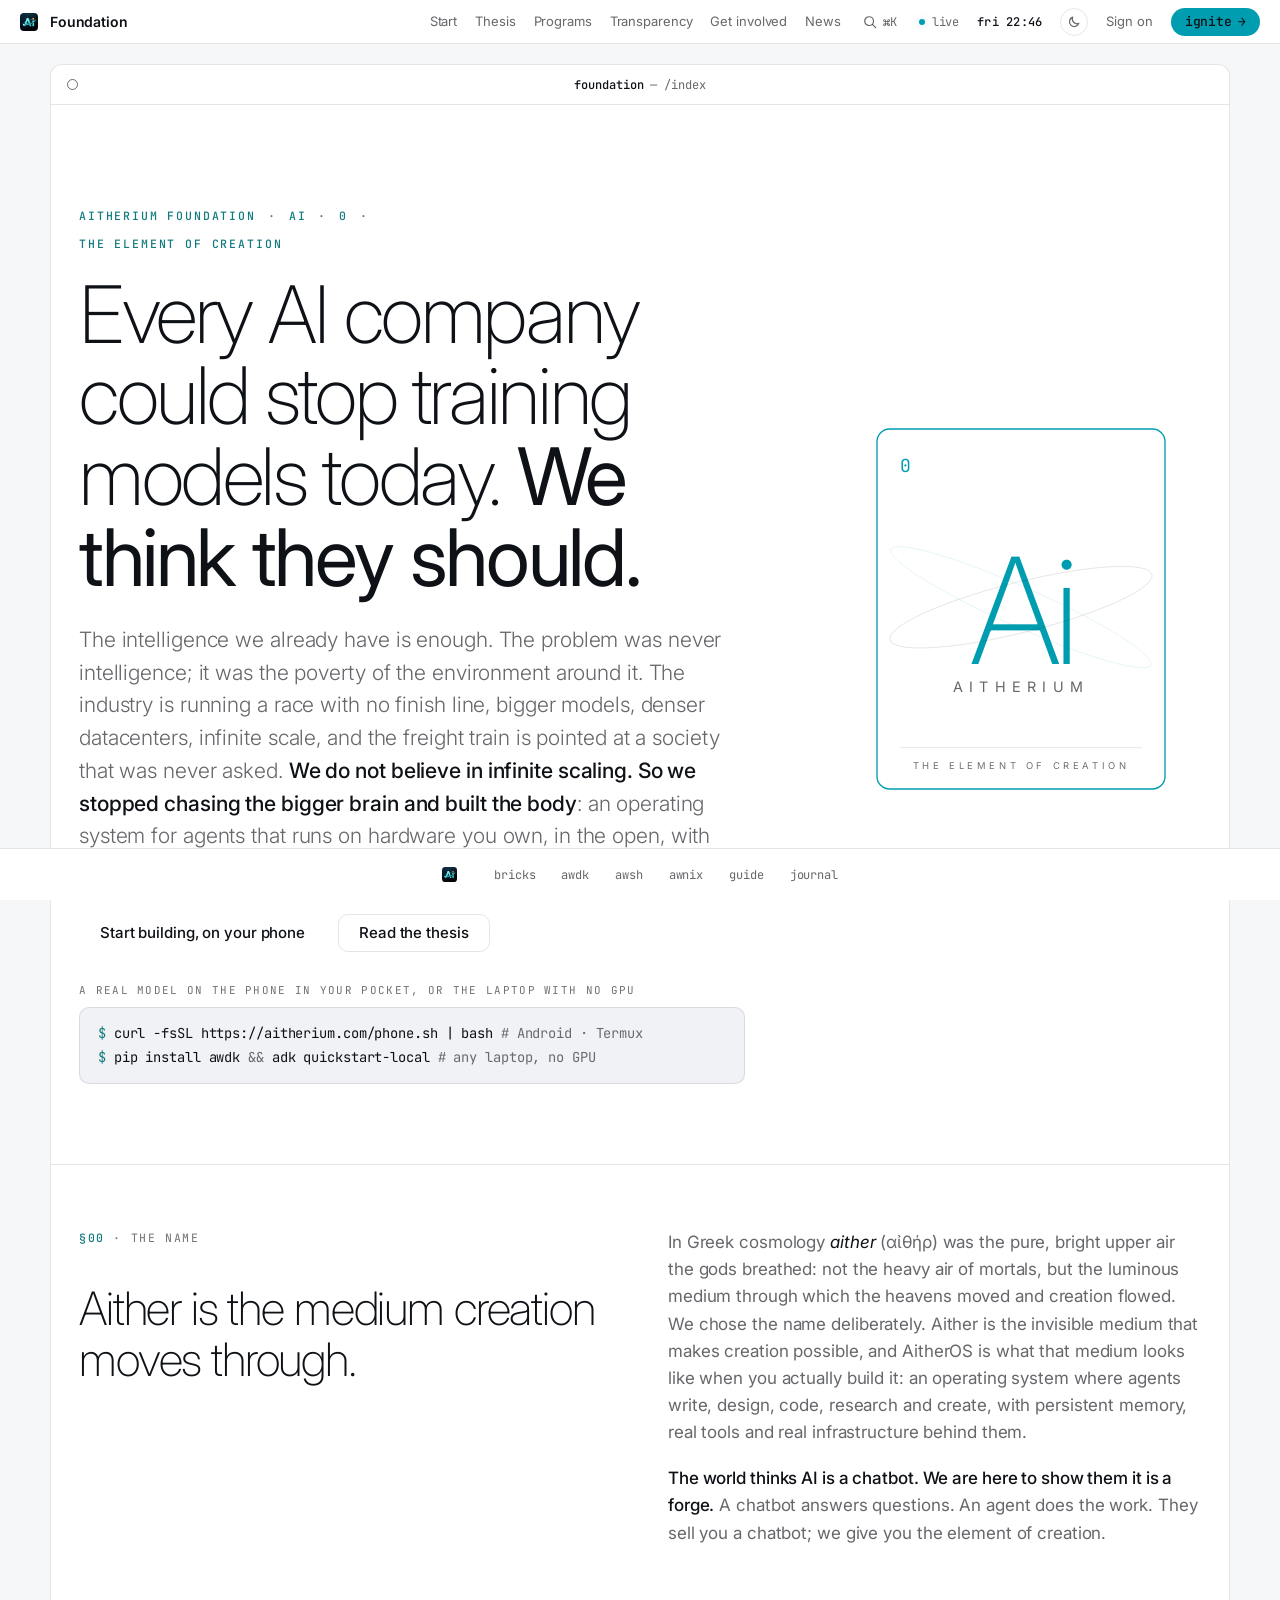
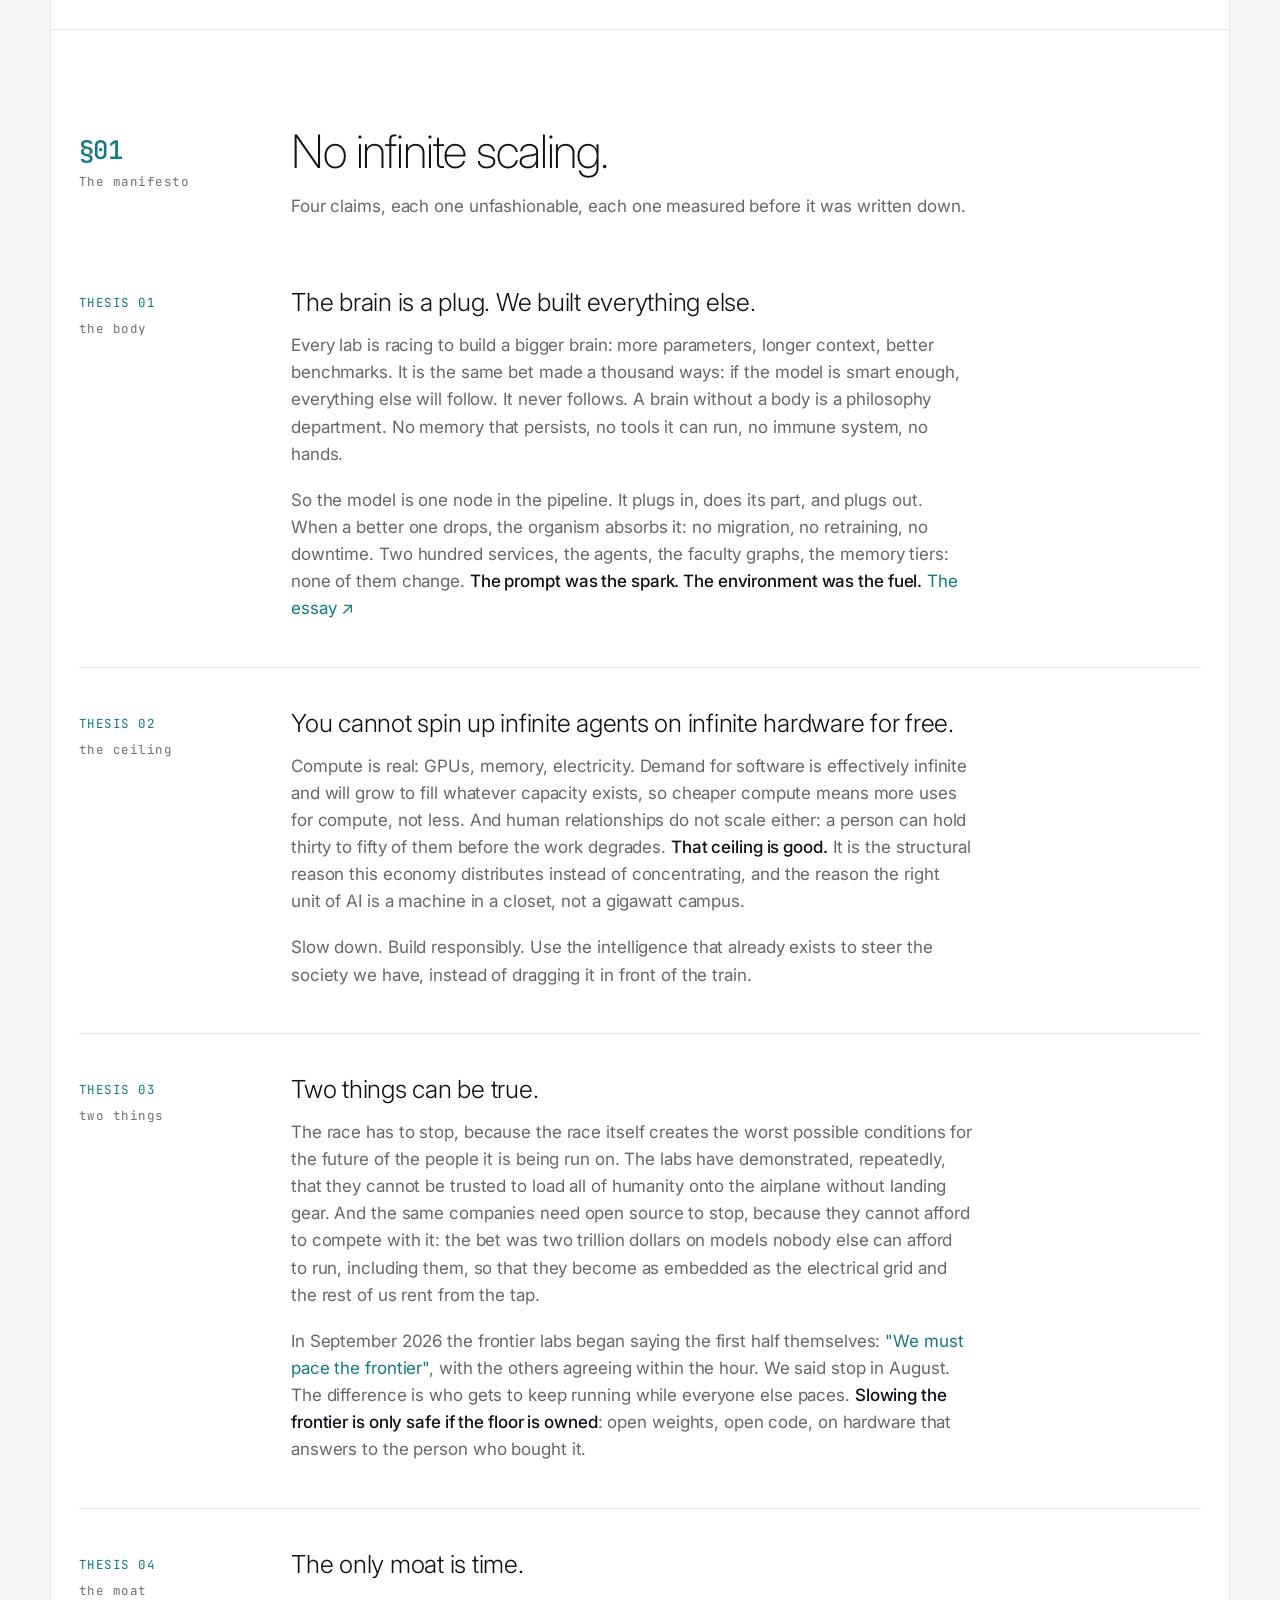
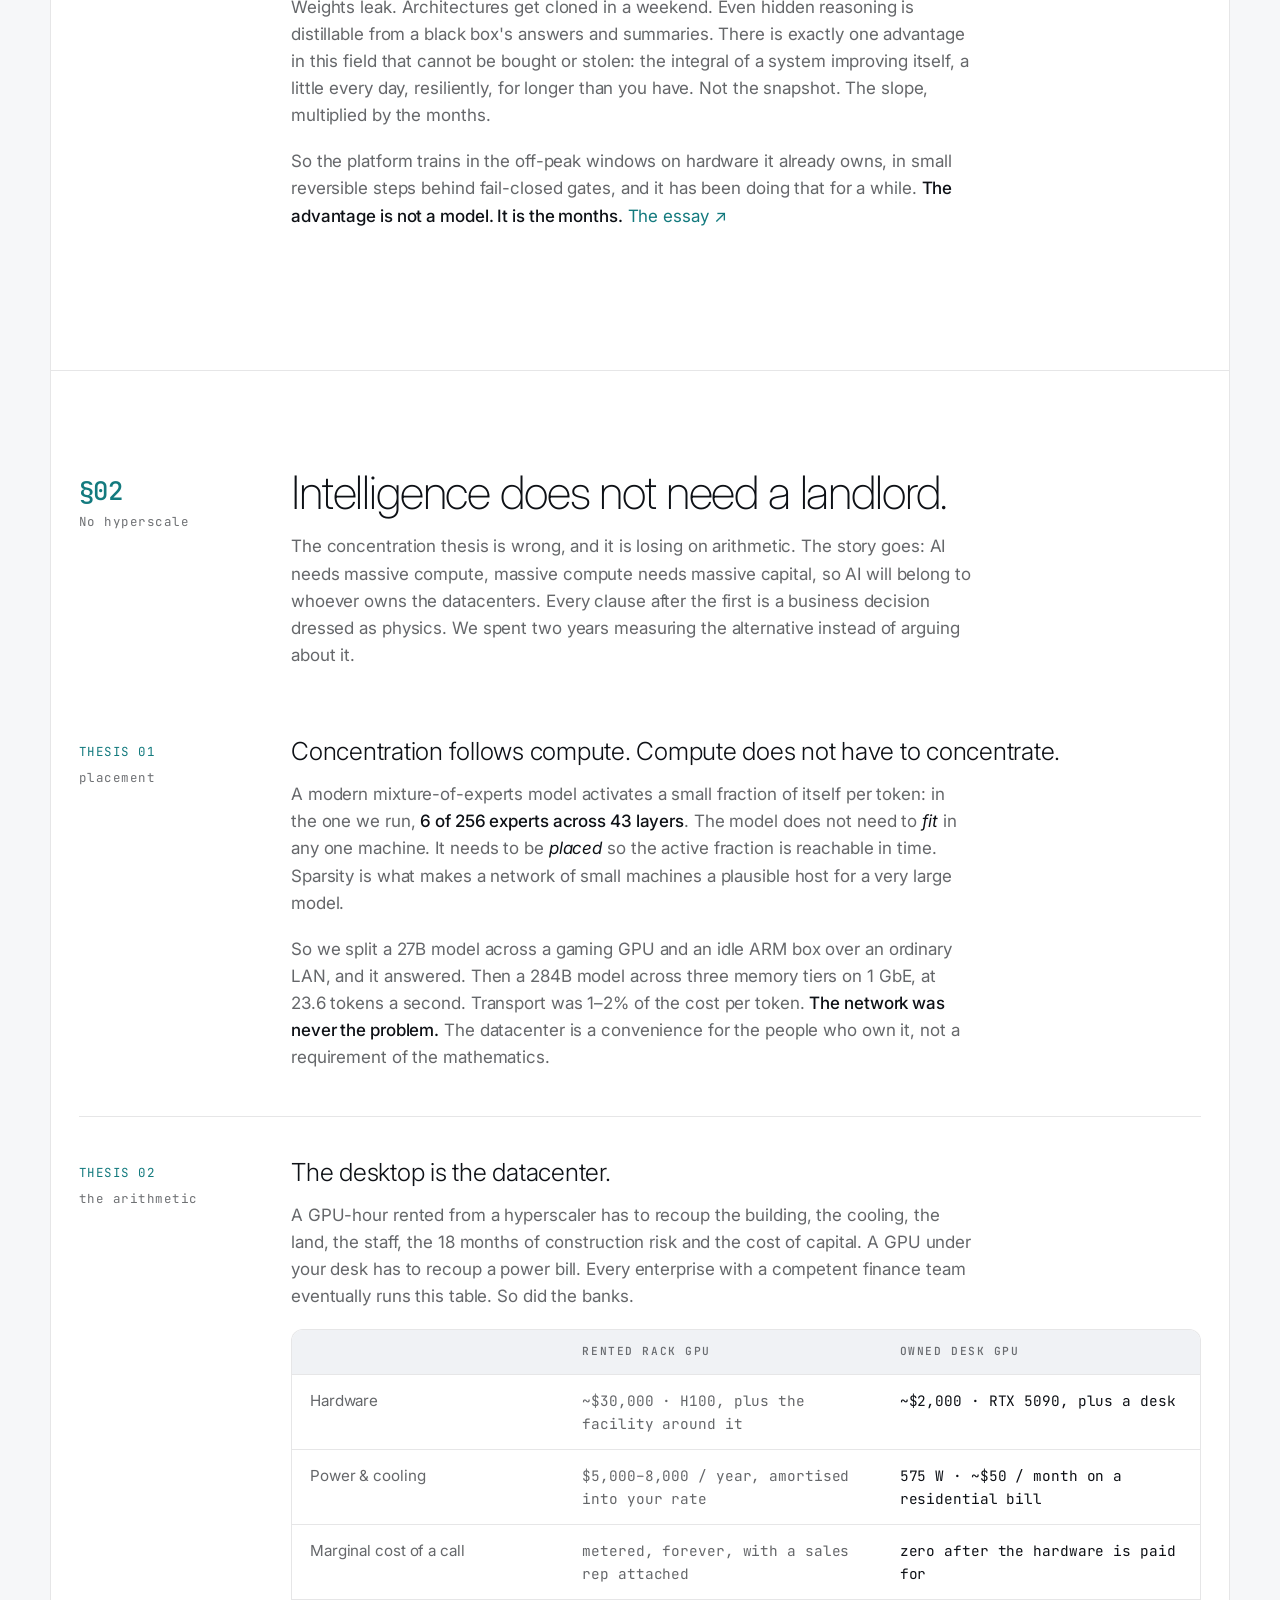
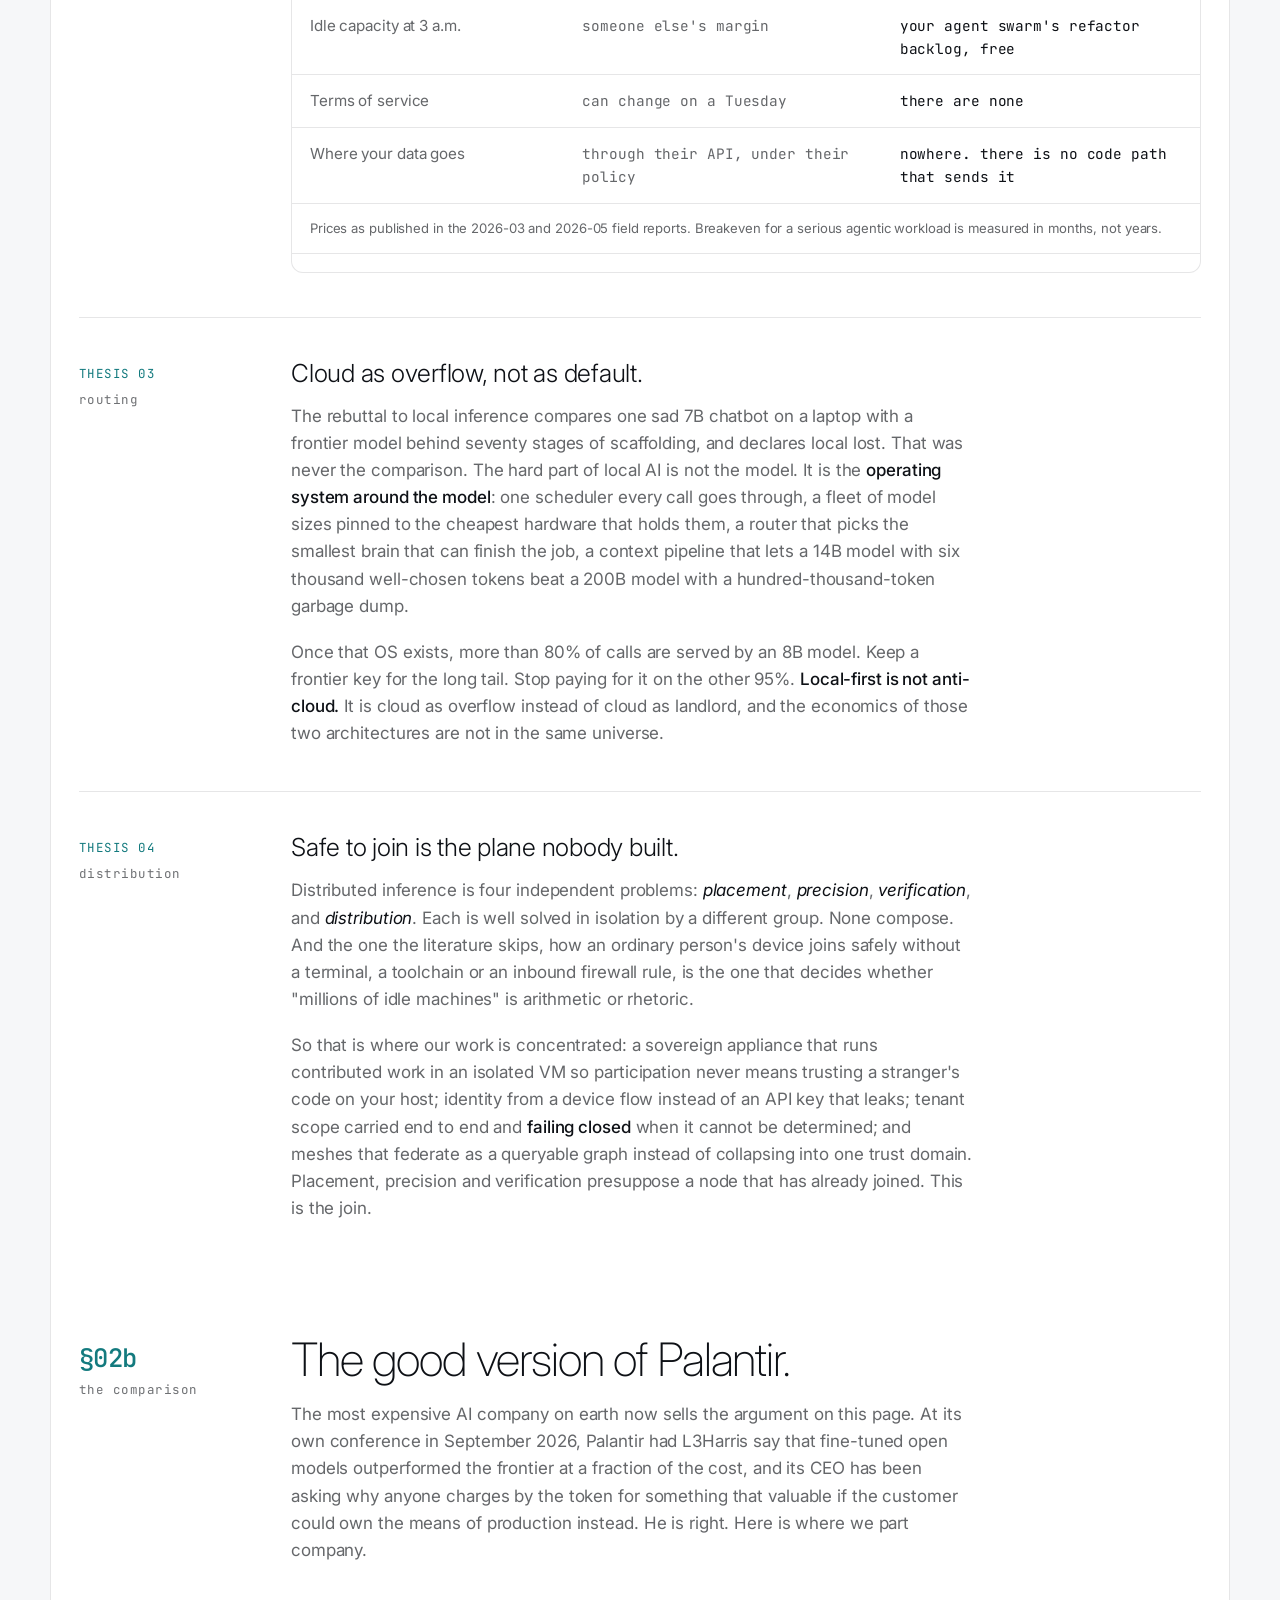
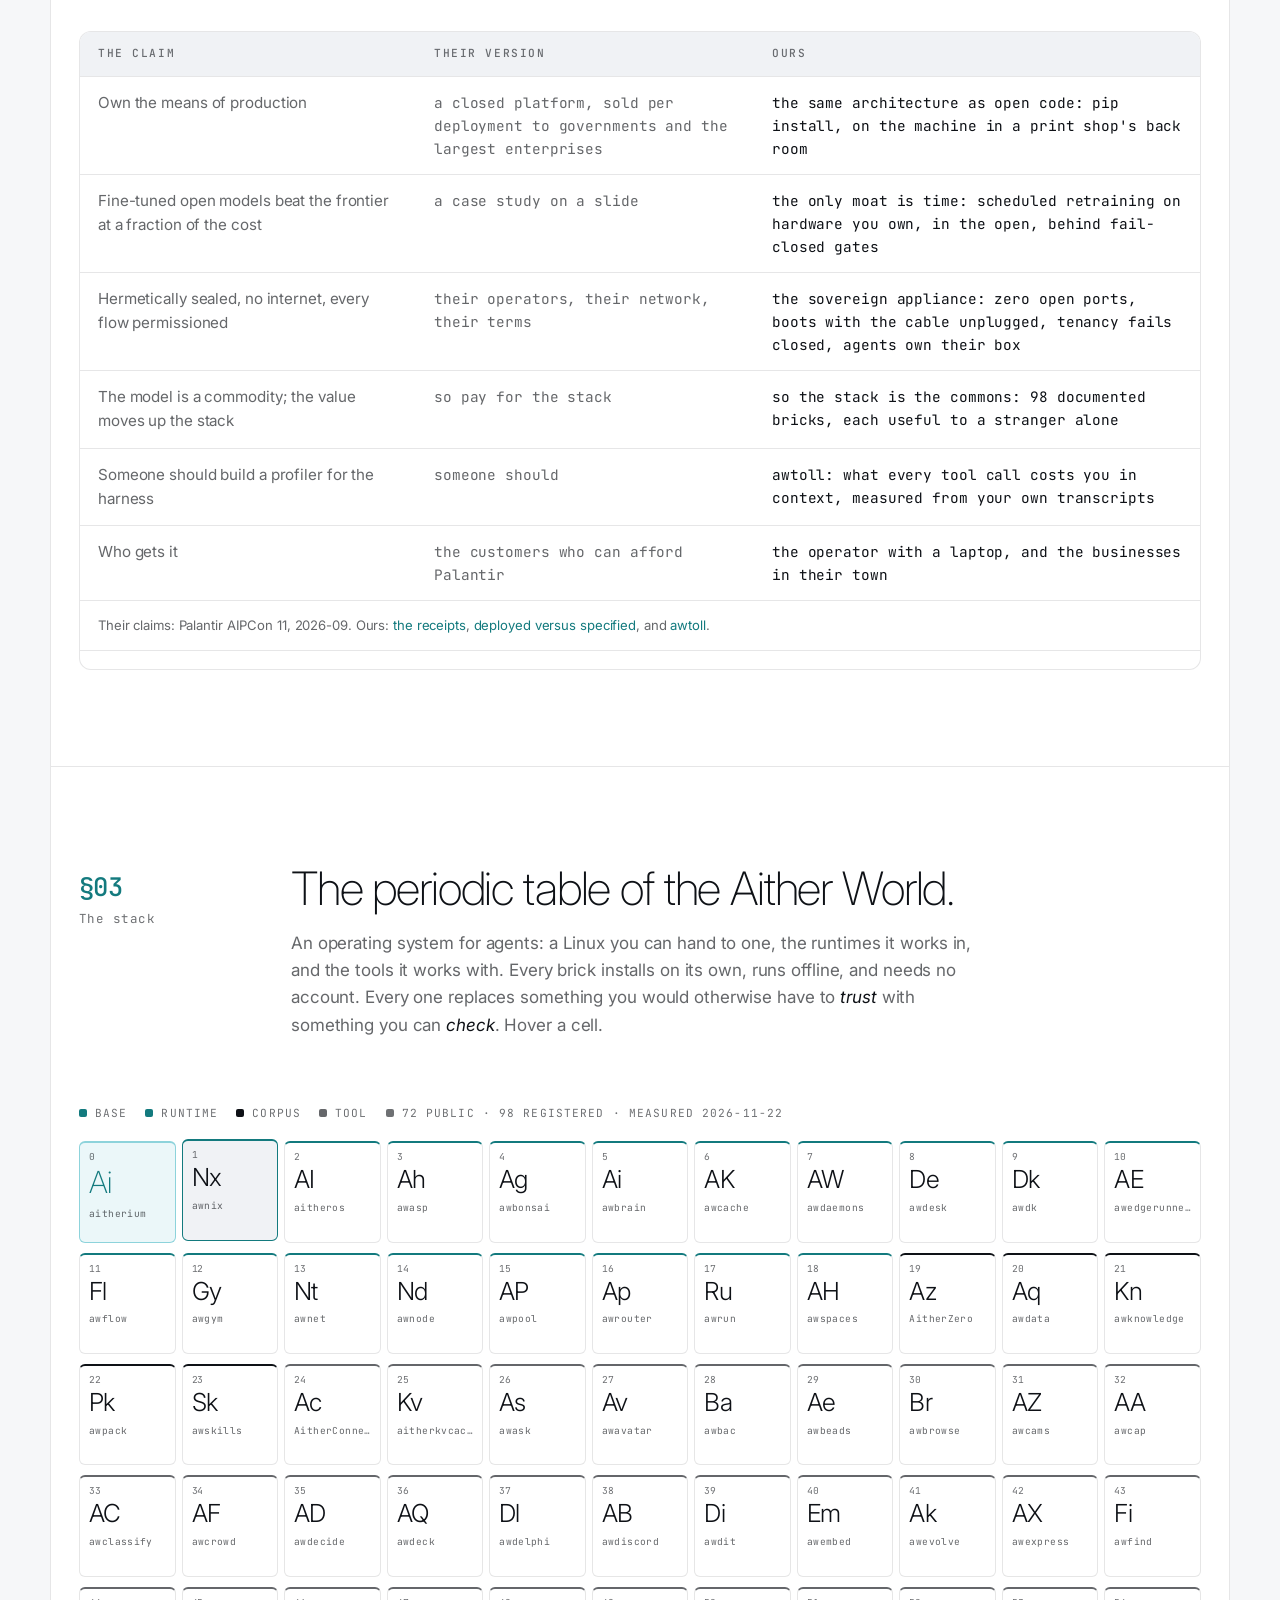
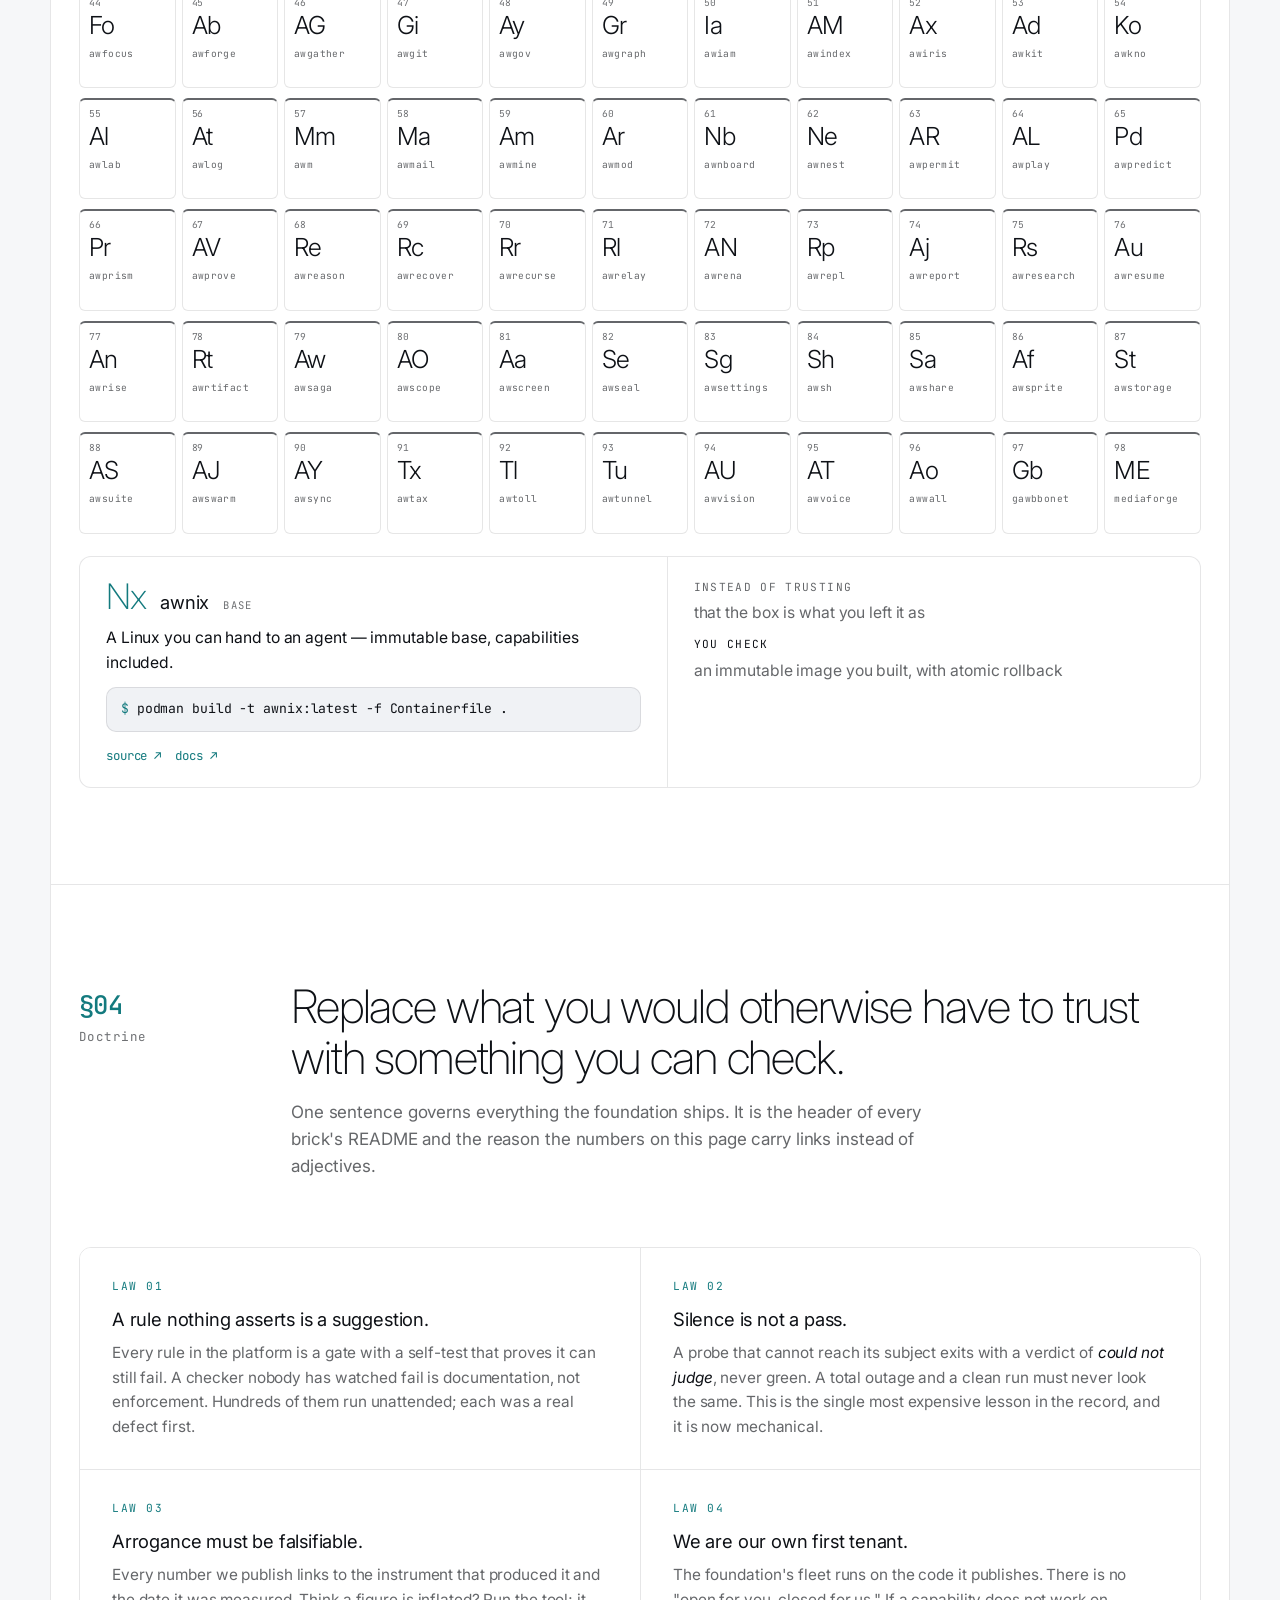
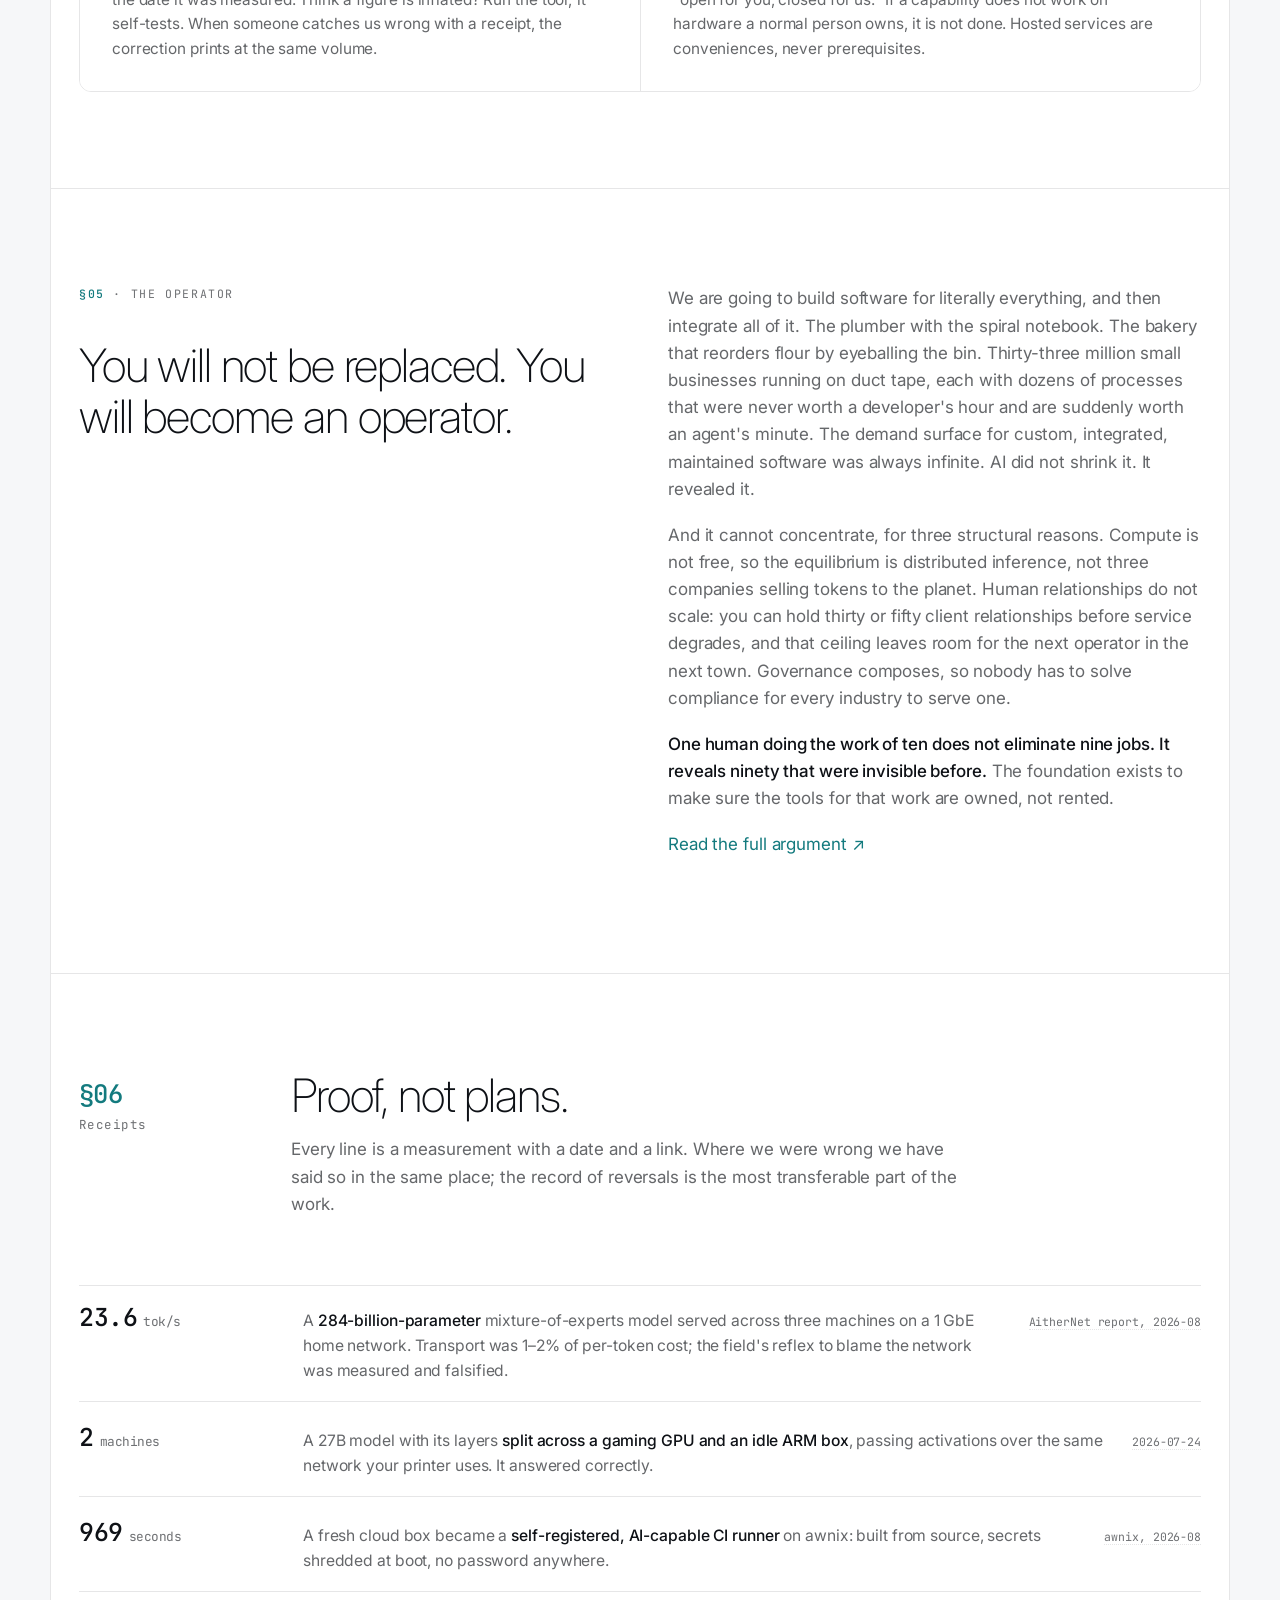
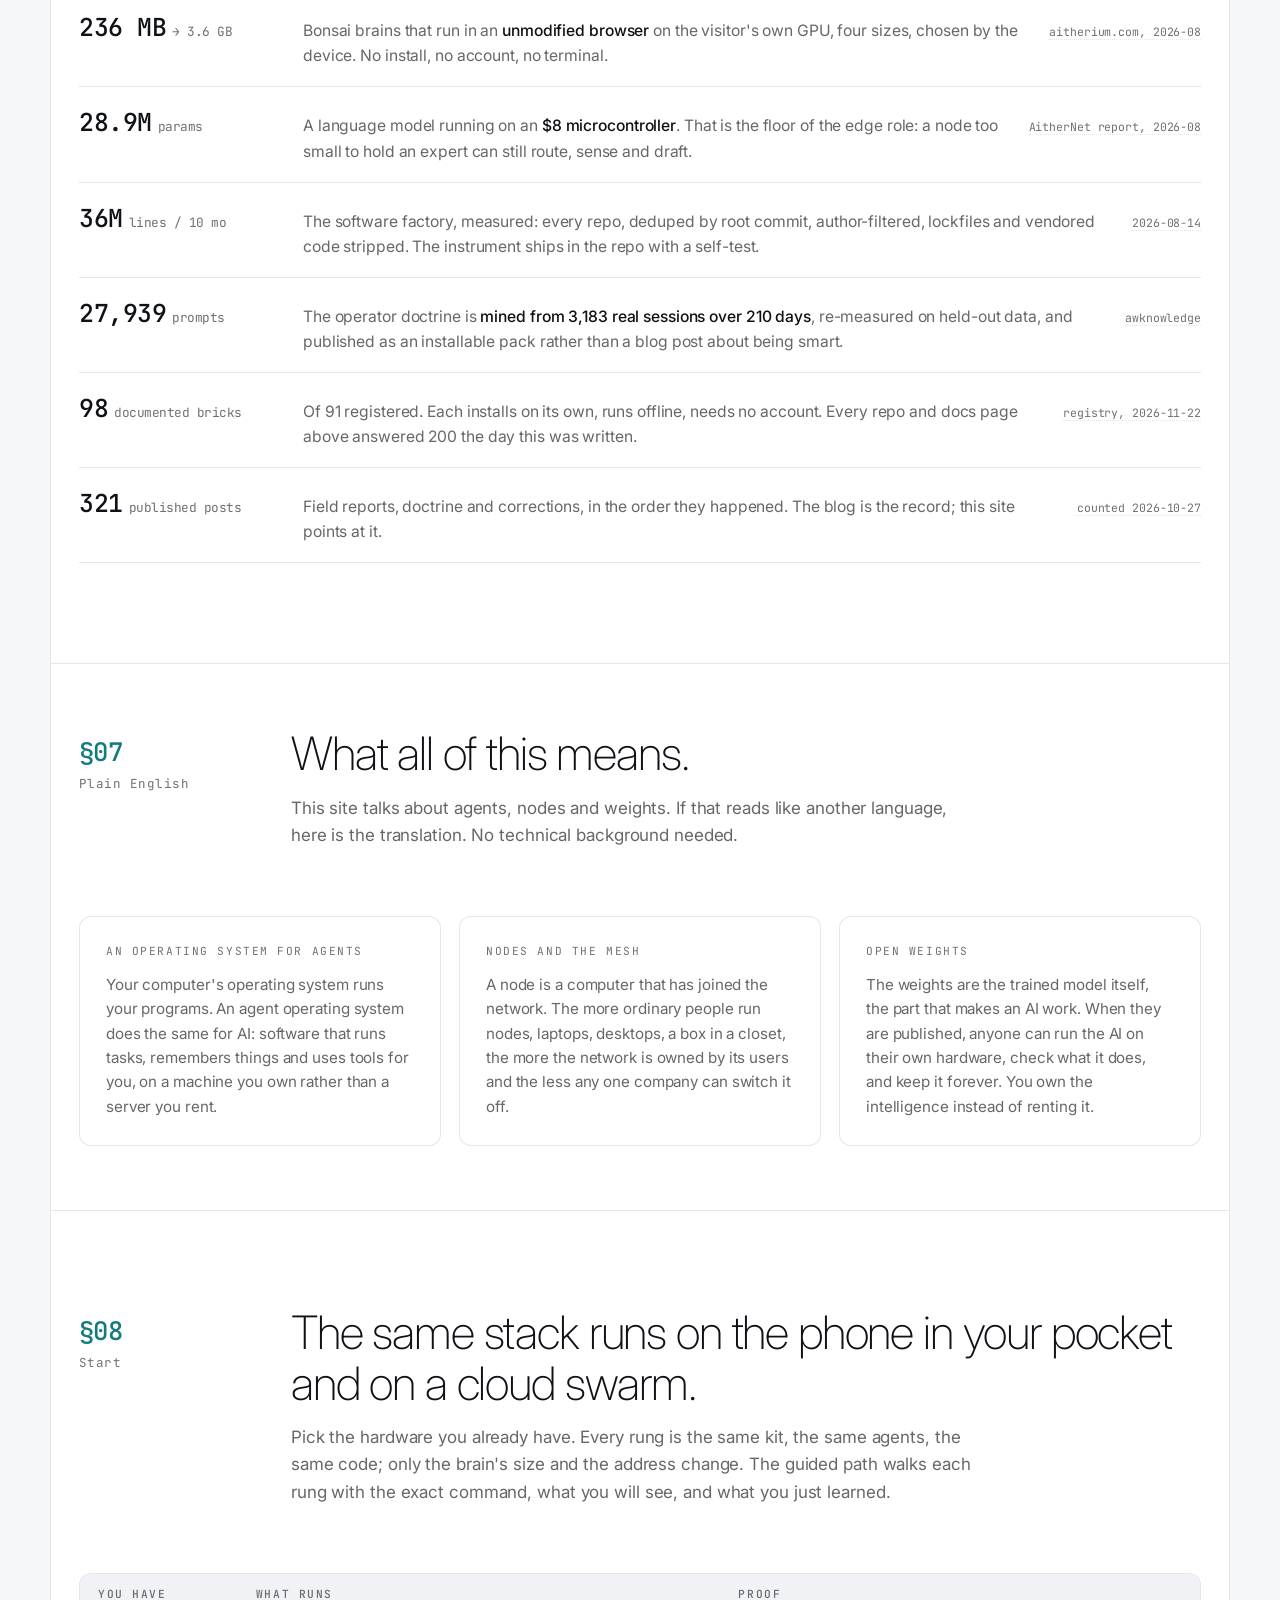
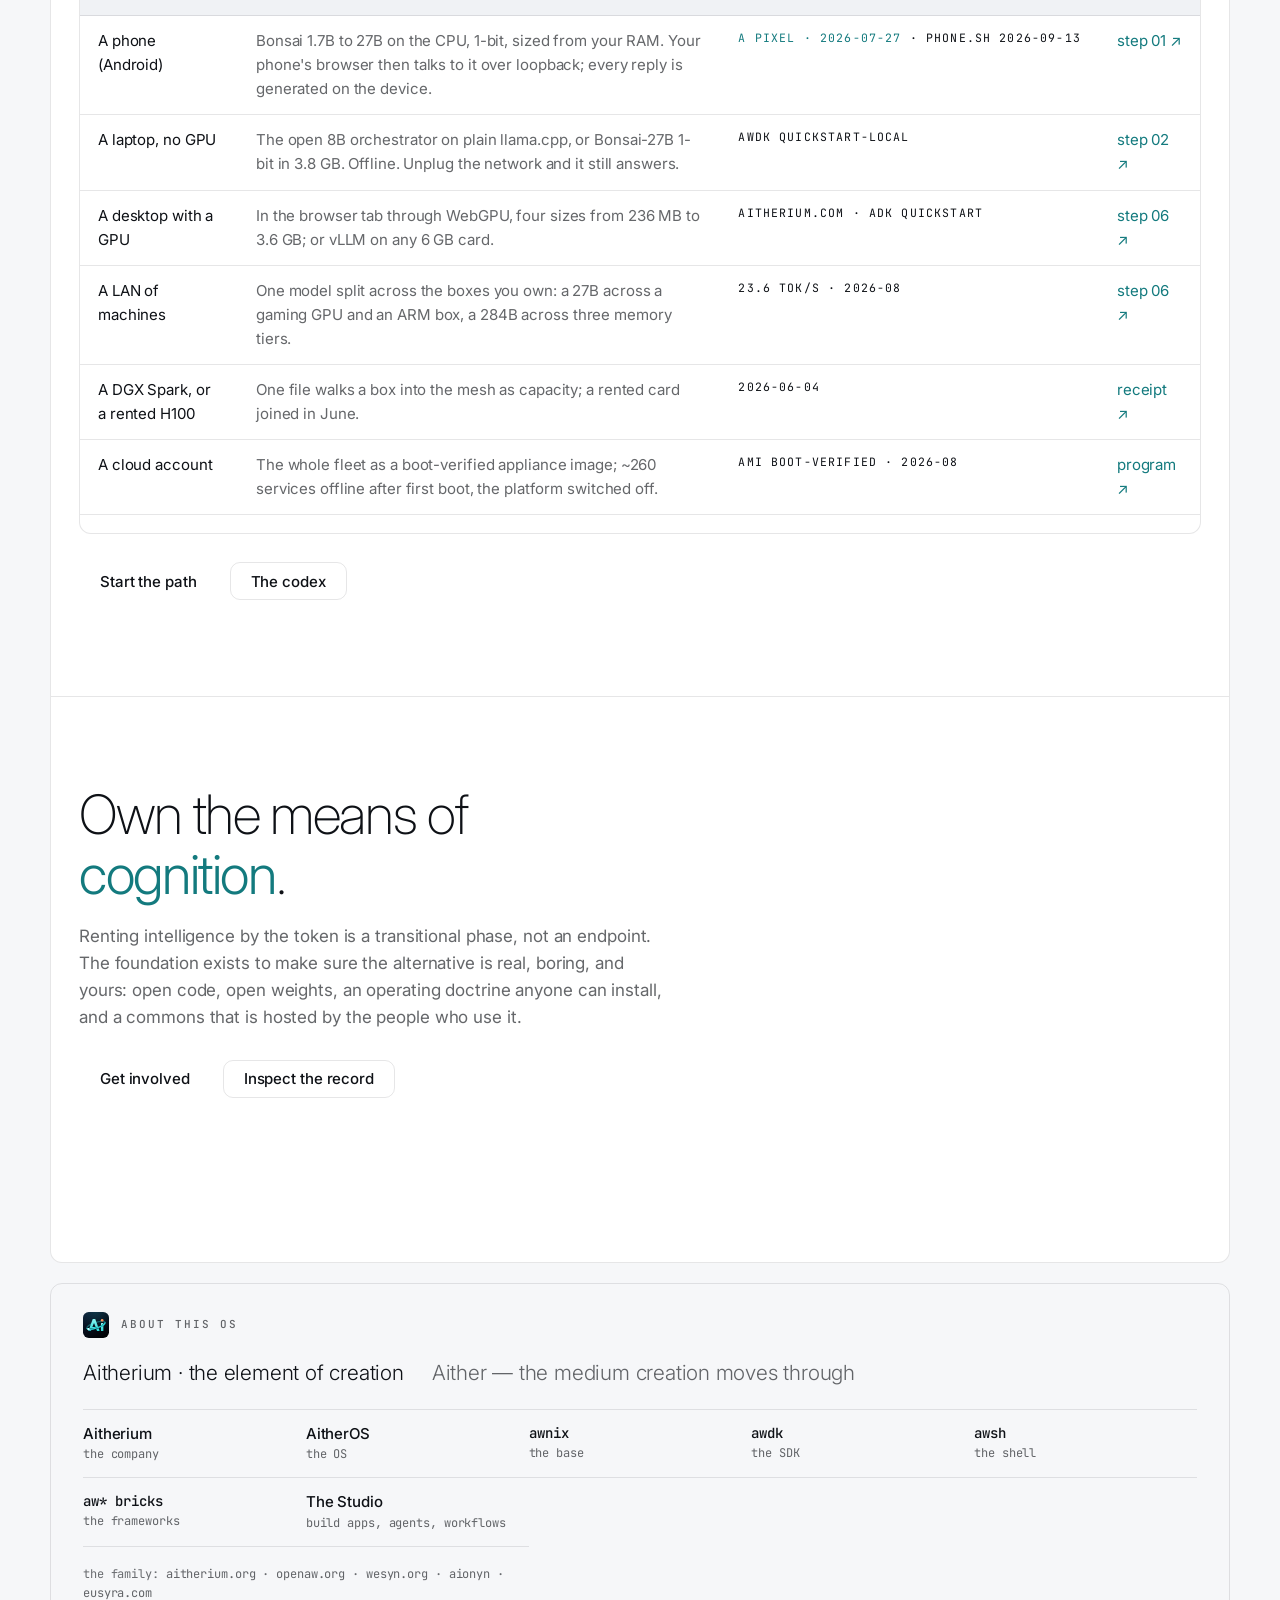
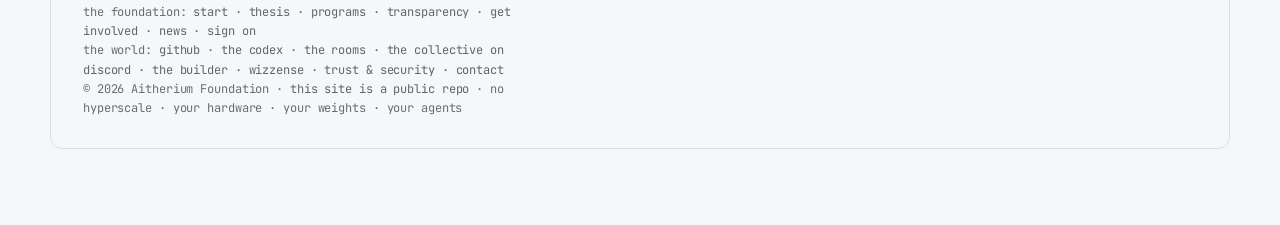
<file: index.html>
<!DOCTYPE html>
<html lang="en">
<head>
  <meta charset="utf-8">
  <meta name="viewport" content="width=device-width, initial-scale=1">
  <title>Aitherium Foundation — The Element of Creation</title>
  <meta name="description" content="Every AI company could stop training models today. We think they should. No infinite scaling: an open operating system for agents on hardware you own, the weights and doctrine to run it, and the foundation that keeps it that way.">
  <meta property="og:type" content="website">
  <meta property="og:site_name" content="Aitherium Foundation">
  <meta property="og:title" content="Aitherium Foundation — The Element of Creation">
  <meta property="og:description" content="Every AI company could stop training models today. We think they should. No infinite scaling: an open operating system for agents on hardware you own, the weights and doctrine to run it, and the foundation that keeps it that way.">
  <meta property="og:url" content="https://aitherium.org/index.html">
  <link rel="canonical" href="https://aitherium.org/index.html">
  <link rel="icon" href="brand/aither-icon.svg">
  <link rel="icon" type="image/png" sizes="192x192" href="brand/aither-icon-192.png">
  <link rel="apple-touch-icon" href="brand/aither-icon-192.png">
  <meta property="og:image" content="https://aitherium.org/brand/aither-icon-512.png">
  <meta name="twitter:card" content="summary">
  <meta name="twitter:image" content="https://aitherium.org/brand/aither-icon-512.png">
  <link rel="stylesheet" href="https://fonts.googleapis.com/css2?family=Inter:wght@200;300;400;500;600&family=JetBrains+Mono:wght@400;500&display=swap">
  <link rel="stylesheet" href="kit/tokens.css">
  <link rel="stylesheet" href="kit/frame.css">
  <link rel="stylesheet" href="theme.css?v=039da680b2">
  <link rel="stylesheet" href="styles.css?v=0b318f308f">
  <script>(function(){var d=document.documentElement,t;try{t=localStorage.getItem('aitherium-theme')}catch(e){}
  d.setAttribute('data-theme',t==='dark'?'dark':'light');
  var m=document.createElement('meta');m.name='theme-color';
  m.content=getComputedStyle(d).getPropertyValue('--fk-bg').trim();document.head.appendChild(m);})();</script>
</head>
<body>
<a class="fk-skip" href="#fk-main">Skip to content</a>
<header class="fk-menubar" role="banner">
  <a class="fk-brand" href="index.html" aria-label="Aitherium Foundation home"><img class="fk-mark" src="brand/aither-icon.svg" alt="" aria-hidden="true"><span class="fk-app">Foundation</span></a>
  <span class="fk-sp"></span>
  <nav class="fk-links" aria-label="Foundation"><a href="start.html">Start</a><a href="about.html">Thesis</a><a href="programs.html">Programs</a><a href="transparency.html">Transparency</a><a href="get-involved.html">Get involved</a><a href="news.html">News</a></nav>
  <a class="fk-k" href="#fk-about" data-fk-spotlight aria-label="Search (Ctrl K)"><svg viewBox="0 0 16 16" fill="none" aria-hidden="true"><circle cx="7" cy="7" r="5" stroke="currentColor" stroke-width="1.4"/><path d="M11 11l3.5 3.5" stroke="currentColor" stroke-width="1.4" stroke-linecap="round"/></svg><span>⌘K</span></a>
  <span class="fk-live"><i class="fk-dot" aria-hidden="true"></i><span>live</span></span>
  <time class="fk-clock" data-fk-clock></time>
  <button class="fk-theme" type="button" data-theme-toggle aria-pressed="false" aria-label="Dark mode" title="Dark mode"><svg class="moon" viewBox="0 0 16 16" fill="none" aria-hidden="true"><path d="M13.5 9.6A5.5 5.5 0 0 1 6.4 2.5a5.5 5.5 0 1 0 7.1 7.1z" stroke="currentColor" stroke-width="1.4" stroke-linejoin="round"/></svg><svg class="sun" viewBox="0 0 16 16" fill="none" aria-hidden="true"><circle cx="8" cy="8" r="3" stroke="currentColor" stroke-width="1.4"/><path d="M8 1v1.6M8 13.4V15M1 8h1.6M13.4 8H15M3 3l1.1 1.1M11.9 11.9L13 13M3 13l1.1-1.1M11.9 4.1L13 3" stroke="currentColor" stroke-width="1.4" stroke-linecap="round"/></svg></button>
  <a class="fk-signon" href="https://aitherium.com/">Sign on</a>
  <a class="fk-ignite" href="https://aitherium.com/">ignite <span aria-hidden="true">→</span></a>
</header>

<main class="fk-window" id="fk-main">
  <div class="fk-titlebar"><span class="fk-title"><b>foundation</b> — /index</span></div>
  <div class="fk-body">
  <section class="hero">
    <div class="container">
      <div>
        <p class="eyebrow">Aitherium Foundation <span class="sep">·</span> Ai <span class="sep">·</span> 0 <span class="sep">·</span> The Element of Creation</p>
        <h1>Every AI company could stop training models today. <strong>We think they&nbsp;should.</strong></h1>
        <p class="lede">The intelligence we already have is enough. The problem was never intelligence; it was
        the poverty of the environment around it. The industry is running a race with no finish line,
        bigger models, denser datacenters, infinite scale, and the freight train is pointed at a
        society that was never asked. <strong>We do not believe in infinite scaling. So we stopped
        chasing the bigger brain and built the body</strong>: an operating system for agents that
        runs on hardware you own, in the open, with the foundation running on it first.</p>
        <div class="actions">
          <a class="btn btn-primary" href="start.html">Start building, on your phone</a>
          <a class="btn" href="about.html">Read the thesis</a>
        </div>
        <div class="install">
          <div class="term-title">A real model on the phone in your pocket, or the laptop with no GPU</div>
          <div class="term"><span class="p">$ </span>curl -fsSL https://aitherium.com/phone.sh | bash <span class="c"># Android · Termux</span><br><span class="p">$ </span>pip install awdk <span class="c">&amp;&amp;</span> adk quickstart-local <span class="c"># any laptop, no GPU</span></div>
        </div>
      </div>
      <div class="hero-card" aria-hidden="true">
        <div class="frame"><svg viewBox="0 0 400 480" xmlns="http://www.w3.org/2000/svg">
          <rect class="c-card" x="40" y="30" width="320" height="400" rx="14" stroke-width="1.5"/>
          <text x="66" y="78" font-family="JetBrains Mono, Menlo, monospace" font-size="20" class="c-accent">0</text>
          <text x="200" y="232" text-anchor="middle" dominant-baseline="central" font-family="Inter, Helvetica, Arial, sans-serif" font-size="164" font-weight="200" class="c-accent" letter-spacing="-8">Ai</text>
          <text x="200" y="322" text-anchor="middle" font-family="Inter, Helvetica, Arial, sans-serif" font-size="16" font-weight="400" class="c-name" letter-spacing="7">AITHERIUM</text>
          <line x1="66" y1="384" x2="334" y2="384" class="c-rule" stroke-width="1"/>
          <text x="200" y="408" text-anchor="middle" font-family="Inter, Helvetica, Arial, sans-serif" font-size="10.5" class="c-tag" letter-spacing="4">THE ELEMENT OF CREATION</text>
          <ellipse cx="200" cy="228" rx="150" ry="28" class="c-orbit" stroke-width="0.6" opacity="0.28" transform="rotate(-14,200,228)"/>
          <ellipse cx="200" cy="228" rx="158" ry="22" class="c-orbit-accent" stroke-width="0.5" opacity="0.2" transform="rotate(24,200,228)"/>
        </svg></div>
        <div class="caption">Element 0 · the element that precedes all creation</div>
      </div>
    </div>
  </section>

  <section class="tight" id="name">
    <div class="container two-col">
      <div>
        <span class="kicker"><b>§00</b> · the name</span>
        <h2>Aither is the medium creation moves&nbsp;through.</h2>
      </div>
      <div>
        <p>In Greek cosmology <em>aither</em> (αἰθήρ) was the pure, bright upper air the gods breathed:
        not the heavy air of mortals, but the luminous medium through which the heavens moved and
        creation flowed. We chose the name deliberately. Aither is the invisible medium that makes
        creation possible, and AitherOS is what that medium looks like when you actually build it:
        an operating system where agents write, design, code, research and create, with persistent
        memory, real tools and real infrastructure behind them.</p>
        <p><strong>The world thinks AI is a chatbot. We are here to show them it is a forge.</strong>
        A chatbot answers questions. An agent does the work. They sell you a chatbot; we give you the
        element of creation.</p>
      </div>
    </div>
  </section>

  <section id="manifesto">
    <div class="container">
      <div class="section-head">
        <div class="num"><b>§01</b>The manifesto</div>
        <div>
          <h2>No infinite&nbsp;scaling.</h2>
          <p>Four claims, each one unfashionable, each one measured before it was written down.</p>
        </div>
      </div>
      <ol class="theses">
        <li>
          <div class="n">the body</div>
          <div>
            <h3>The brain is a plug. We built everything&nbsp;else.</h3>
            <p>Every lab is racing to build a bigger brain: more parameters, longer context, better
            benchmarks. It is the same bet made a thousand ways: if the model is smart enough,
            everything else will follow. It never follows. A brain without a body is a philosophy
            department. No memory that persists, no tools it can run, no immune system, no hands.</p>
            <p>So the model is one node in the pipeline. It plugs in, does its part, and plugs out.
            When a better one drops, the organism absorbs it: no migration, no retraining, no
            downtime. Two hundred services, the agents, the faculty graphs, the memory tiers: none of
            them change. <strong>The prompt was the spark. The environment was the fuel.</strong>
            <a href="https://blog.aitherium.com/blog/the-brain-is-a-plug" rel="noopener">The essay ↗</a></p>
          </div>
        </li>
        <li>
          <div class="n">the ceiling</div>
          <div>
            <h3>You cannot spin up infinite agents on infinite hardware for&nbsp;free.</h3>
            <p>Compute is real: GPUs, memory, electricity. Demand for software is effectively infinite
            and will grow to fill whatever capacity exists, so cheaper compute means more uses for
            compute, not less. And human relationships do not scale either: a person can hold thirty
            to fifty of them before the work degrades. <strong>That ceiling is good.</strong> It is
            the structural reason this economy distributes instead of concentrating, and the reason
            the right unit of AI is a machine in a closet, not a gigawatt campus.</p>
            <p>Slow down. Build responsibly. Use the intelligence that already exists to steer the
            society we have, instead of dragging it in front of the train.</p>
          </div>
        </li>
        <li>
          <div class="n">two things</div>
          <div>
            <h3>Two things can be&nbsp;true.</h3>
            <p>The race has to stop, because the race itself creates the worst possible conditions
            for the future of the people it is being run on. The labs have demonstrated, repeatedly,
            that they cannot be trusted to load all of humanity onto the airplane without landing
            gear. And the same companies need open source to stop, because they cannot afford to
            compete with it: the bet was two trillion dollars on models nobody else can afford to
            run, including them, so that they become as embedded as the electrical grid and the
            rest of us rent from the tap.</p>
            <p>In September 2026 the frontier labs began saying the first half themselves:
            <a href="https://darioamodei.com/post/we-must-pace-the-frontier" rel="noopener">"We must pace the frontier"</a>, with the others
            agreeing within the hour. We said stop in August. The difference is who gets to keep
            running while everyone else paces. <strong>Slowing the frontier is only safe if the
            floor is owned</strong>: open weights, open code, on hardware that answers to the person
            who bought it.</p>
          </div>
        </li>
        <li>
          <div class="n">the moat</div>
          <div>
            <h3>The only moat is&nbsp;time.</h3>
            <p>Weights leak. Architectures get cloned in a weekend. Even hidden reasoning is
            distillable from a black box's answers and summaries. There is exactly one advantage in
            this field that cannot be bought or stolen: the integral of a system improving itself,
            a little every day, resiliently, for longer than you have. Not the snapshot. The slope,
            multiplied by the months.</p>
            <p>So the platform trains in the off-peak windows on hardware it already owns, in small
            reversible steps behind fail-closed gates, and it has been doing that for a while.
            <strong>The advantage is not a model. It is the months.</strong>
            <a href="https://blog.aitherium.com/blog/the-only-moat-is-time" rel="noopener">The essay ↗</a></p>
          </div>
        </li>
      </ol>
    </div>
  </section>

  <section id="thesis">
    <div class="container">
      <div class="section-head">
        <div class="num"><b>§02</b>No hyperscale</div>
        <div>
          <h2>Intelligence does not need a&nbsp;landlord.</h2>
          <p>The concentration thesis is wrong, and it is losing on arithmetic. The story goes: AI needs massive compute, massive compute needs massive capital, so AI
          will belong to whoever owns the datacenters. Every clause after the first is a business
          decision dressed as physics. We spent two years measuring the alternative instead of
          arguing about it.</p>
        </div>
      </div>
      <ol class="theses">
        <li>
          <div class="n">placement</div>
          <div>
            <h3>Concentration follows compute. Compute does not have to&nbsp;concentrate.</h3>
            <p>A modern mixture-of-experts model activates a small fraction of itself per token:
            in the one we run, <strong>6 of 256 experts across 43 layers</strong>. The model does
            not need to <em>fit</em> in any one machine. It needs to be <em>placed</em> so the
            active fraction is reachable in time. Sparsity is what makes a network of small
            machines a plausible host for a very large model.</p>
            <p>So we split a 27B model across a gaming GPU and an idle ARM box over an ordinary LAN,
            and it answered. Then a 284B model across three memory tiers on 1 GbE, at 23.6 tokens
            a second. Transport was 1–2% of the cost per token. <strong>The network was never the
            problem.</strong> The datacenter is a convenience for the people who own it, not a
            requirement of the mathematics.</p>
          </div>
        </li>
        <li>
          <div class="n">the arithmetic</div>
          <div>
            <h3>The desktop is the&nbsp;datacenter.</h3>
            <p>A GPU-hour rented from a hyperscaler has to recoup the building, the cooling, the
            land, the staff, the 18 months of construction risk and the cost of capital. A GPU under
            your desk has to recoup a power bill. Every enterprise with a competent finance team
            eventually runs this table. So did the banks.</p>
            <div class="ledger-wrap"><div class="ledger">
              <table>
                <thead><tr><th></th><th>Rented rack GPU</th><th>Owned desk GPU</th></tr></thead>
                <tbody>
                  <tr><td>Hardware</td><td class="old">~$30,000 · H100, plus the facility around it</td><td class="new">~$2,000 · RTX 5090, plus a desk</td></tr>
                  <tr><td>Power &amp; cooling</td><td class="old">$5,000–8,000 / year, amortised into your rate</td><td class="new">575 W · ~$50 / month on a residential bill</td></tr>
                  <tr><td>Marginal cost of a call</td><td class="old">metered, forever, with a sales rep attached</td><td class="new">zero after the hardware is paid for</td></tr>
                  <tr><td>Idle capacity at 3 a.m.</td><td class="old">someone else's margin</td><td class="new">your agent swarm's refactor backlog, free</td></tr>
                  <tr><td>Terms of service</td><td class="old">can change on a Tuesday</td><td class="new">there are none</td></tr>
                  <tr><td>Where your data goes</td><td class="old">through their API, under their policy</td><td class="new">nowhere. there is no code path that sends it</td></tr>
                </tbody>
                <tfoot><tr><td colspan="3">Prices as published in the 2026-03 and 2026-05 field reports. Breakeven for a serious agentic workload is measured in months, not years.</td></tr></tfoot>
              </table>
            </div></div>
          </div>
        </li>
        <li>
          <div class="n">routing</div>
          <div>
            <h3>Cloud as overflow, not as&nbsp;default.</h3>
            <p>The rebuttal to local inference compares one sad 7B chatbot on a laptop with a
            frontier model behind seventy stages of scaffolding, and declares local lost. That was
            never the comparison. The hard part of local AI is not the model. It is the
            <strong>operating system around the model</strong>: one scheduler every call goes
            through, a fleet of model sizes pinned to the cheapest hardware that holds them, a
            router that picks the smallest brain that can finish the job, a context pipeline that
            lets a 14B model with six thousand well-chosen tokens beat a 200B model with a
            hundred-thousand-token garbage dump.</p>
            <p>Once that OS exists, more than 80% of calls are served by an 8B model. Keep a frontier
            key for the long tail. Stop paying for it on the other 95%. <strong>Local-first is not
            anti-cloud.</strong> It is cloud as overflow instead of cloud as landlord, and the
            economics of those two architectures are not in the same universe.</p>
          </div>
        </li>
        <li>
          <div class="n">distribution</div>
          <div>
            <h3>Safe to join is the plane nobody&nbsp;built.</h3>
            <p>Distributed inference is four independent problems: <em>placement</em>,
            <em>precision</em>, <em>verification</em>, and <em>distribution</em>. Each is well
            solved in isolation by a different group. None compose. And the one the literature
            skips, how an ordinary person's device joins safely without a terminal, a toolchain or
            an inbound firewall rule, is the one that decides whether "millions of idle machines"
            is arithmetic or rhetoric.</p>
            <p>So that is where our work is concentrated: a sovereign appliance that runs
            contributed work in an isolated VM so participation never means trusting a stranger's
            code on your host; identity from a device flow instead of an API key that leaks; tenant
            scope carried end to end and <strong>failing closed</strong> when it cannot be
            determined; and meshes that federate as a queryable graph instead of collapsing into
            one trust domain. Placement, precision and verification presuppose a node that has
            already joined. This is the join.</p>
          </div>
        </li>
      </ol>

      <div class="section-head" style="margin-top:72px">
        <div class="num"><b>§02b</b>the comparison</div>
        <div>
          <h2>The good version of&nbsp;Palantir.</h2>
          <p>The most expensive AI company on earth now sells the argument on this page. At its own
          conference in September 2026, Palantir had L3Harris say that fine-tuned open models
          outperformed the frontier at a fraction of the cost, and its CEO has been asking why
          anyone charges by the token for something that valuable if the customer could own the
          means of production instead. He is right. Here is where we part company.</p>
        </div>
      </div>
      <div class="ledger-wrap"><div class="ledger">
        <table>
          <thead><tr><th>The claim</th><th>Their version</th><th>Ours</th></tr></thead>
          <tbody>
            <tr><td>Own the means of production</td><td class="old">a closed platform, sold per deployment to governments and the largest enterprises</td><td class="new">the same architecture as open code: pip install, on the machine in a print shop's back room</td></tr>
            <tr><td>Fine-tuned open models beat the frontier at a fraction of the cost</td><td class="old">a case study on a slide</td><td class="new">the only moat is time: scheduled retraining on hardware you own, in the open, behind fail-closed gates</td></tr>
            <tr><td>Hermetically sealed, no internet, every flow permissioned</td><td class="old">their operators, their network, their terms</td><td class="new">the sovereign appliance: zero open ports, boots with the cable unplugged, tenancy fails closed, agents own their box</td></tr>
            <tr><td>The model is a commodity; the value moves up the stack</td><td class="old">so pay for the stack</td><td class="new">so the stack is the commons: 98 documented bricks, each useful to a stranger alone</td></tr>
            <tr><td>Someone should build a profiler for the harness</td><td class="old">someone should</td><td class="new">awtoll: what every tool call costs you in context, measured from your own transcripts</td></tr>
            <tr><td>Who gets it</td><td class="old">the customers who can afford Palantir</td><td class="new">the operator with a laptop, and the businesses in their town</td></tr>
          </tbody>
          <tfoot><tr><td colspan="3">Their claims: Palantir AIPCon 11, 2026-09. Ours: <a href="index.html#receipts">the receipts</a>, <a href="transparency.html#deployed">deployed versus specified</a>, and <a href="https://github.com/Aitherium/awtoll" rel="noopener">awtoll</a>.</td></tr></tfoot>
        </table>
      </div></div>
    </div>
  </section>

  <section id="stack">
    <div class="container">
      <div class="section-head">
        <div class="num"><b>§03</b>The stack</div>
        <div>
          <h2>The periodic table of the Aither&nbsp;World.</h2>
          <p>An operating system for agents: a Linux you can hand to one, the runtimes it works in,
          and the tools it works with. Every brick installs on its own, runs offline, and needs no
          account. Every one replaces something you would otherwise have to <em>trust</em> with
          something you can <em>check</em>. Hover a cell.</p>
        </div>
      </div>
    <div class="pt-legend">
      <span style="--k:var(--cyan)">base</span>
      <span style="--k:var(--cyan)">runtime</span>
      <span style="--k:var(--tx)">corpus</span>
      <span style="--k:var(--tx-2)">tool</span>
      <span style="--k:var(--tx-dim)">72 public · 98 registered · measured 2026-11-22</span>
    </div>
    <ul class="pt">
      <li><a class="el ai" href="index.html" aria-label="Aitherium, element 0"><span class="no">0</span><span class="sy">Ai</span><span class="nm">aitherium</span></a></li>
      <li><a class="el on" href="https://github.com/Aitherium/awnix" rel="noopener" data-kind="base" data-id="awnix" data-sy="Nx" data-tagline="A Linux you can hand to an agent — immutable base, capabilities included." data-install="podman build -t awnix:latest -f Containerfile ." data-repo="https://github.com/Aitherium/awnix" data-docs="https://aitherium.github.io/awnix/" data-trust="that the box is what you left it as" data-check="an immutable image you built, with atomic rollback"><span class="no">1</span><span class="sy">Nx</span><span class="nm">awnix</span></a></li>
      <li><a class="el" href="https://github.com/Aitherium/aitheros" rel="noopener" data-kind="runtime" data-id="aitheros" data-sy="AI" data-tagline="One file you run, and the machine has a local AI stack." data-install="see the repo — one binary per OS from the `aitheros-v*` release" data-repo="https://github.com/Aitherium/aitheros" data-docs="" data-trust="that six installers, four registries and a GPU agree with each other" data-check="one binary, one --version, one supervised set of surfaces"><span class="no">2</span><span class="sy">AI</span><span class="nm">aitheros</span></a></li>
      <li><a class="el" href="https://github.com/Aitherium/awasp" rel="noopener" data-kind="runtime" data-id="awasp" data-sy="Ah" data-tagline="Stream a multi-gigabyte model onto a device that cannot hold it all at once." data-install="builds in-tree" data-repo="https://github.com/Aitherium/awasp" data-docs="" data-trust="that a loader which works on a laptop will work on a phone" data-check="the peak bytes in flight, and a refusal issued before the first range GET"><span class="no">3</span><span class="sy">Ah</span><span class="nm">awasp</span></a></li>
      <li><a class="el" href="https://github.com/Aitherium/awbonsai" rel="noopener" data-kind="runtime" data-id="awbonsai" data-sy="Ag" data-tagline="Run a real model in the visitor's own browser — no server round trip, no upload." data-install="git clone https://github.com/Aitherium/awbonsai" data-repo="https://github.com/Aitherium/awbonsai" data-docs="https://aitherium.github.io/awbonsai/" data-trust="that inference always means a request left the machine" data-check="a WebGPU model answering on the tab's own GPU, with a consent record logged before it ever loaded"><span class="no">4</span><span class="sy">Ag</span><span class="nm">awbonsai</span></a></li>
      <li><a class="el" href="https://github.com/Aitherium/awbrain" rel="noopener" data-kind="runtime" data-id="awbrain" data-sy="Ai" data-tagline="Your history as a wiki of linked markdown — claims pinned to the evidence." data-install="pip install awbrain" data-repo="https://github.com/Aitherium/awbrain" data-docs="https://aitherium.github.io/awbrain/" data-trust="" data-check=""><span class="no">5</span><span class="sy">Ai</span><span class="nm">awbrain</span></a></li>
      <li><a class="el" href="https://github.com/Aitherium/awcache" rel="noopener" data-kind="runtime" data-id="awcache" data-sy="AK" data-tagline="Let a second node skip its prefill because a first node already paid for it." data-install="builds in-tree -- not on PyPI yet; `pip install awcache` 404s today" data-repo="https://github.com/Aitherium/awcache" data-docs="" data-trust="that every node must recompute the same prompt prefix from scratch" data-check="a content-addressed prefix manifest, and the R2 + acceptance record on any cross-model map"><span class="no">6</span><span class="sy">AK</span><span class="nm">awcache</span></a></li>
      <li><a class="el" href="https://github.com/Aitherium/awdaemons" rel="noopener" data-kind="runtime" data-id="awdaemons" data-sy="AW" data-tagline="The AitherOS daemons as one file — no Python, no signing, no install." data-install="see the repo — built by awdk/packaging/build_executable.py --narrow" data-repo="https://github.com/Aitherium/awdaemons" data-docs="" data-trust="that a machine has the right Python and the right wheels" data-check="one file you run, that answers /health"><span class="no">7</span><span class="sy">AW</span><span class="nm">awdaemons</span></a></li>
      <li><a class="el" href="https://github.com/Aitherium/awdesk" rel="noopener" data-kind="runtime" data-id="awdesk" data-sy="De" data-tagline="Aither World Desk -- the desktop body of AitherOS Online: tray, avatars, decision cards, the Living Desktop as an overlay." data-install="see the repo -- Electron app (npm install &amp;&amp; npx electron .)" data-repo="https://github.com/Aitherium/awdesk" data-docs="https://aitherium.github.io/awdesk/" data-trust="that the agent is somewhere behind a browser tab" data-check="a tray icon, a face on your desktop, and the decision card that pops when it needs you"><span class="no">8</span><span class="sy">De</span><span class="nm">awdesk</span></a></li>
      <li><a class="el" href="https://github.com/Aitherium/awdk" rel="noopener" data-kind="runtime" data-id="awdk" data-sy="Dk" data-tagline="Build AI agent fleets — 3 lines, any backend, local or cloud." data-install="pip install awdk" data-repo="https://github.com/Aitherium/awdk" data-docs="https://aitherium.github.io/awdk/" data-trust="a framework's idea of how your agents should run" data-check="one loop you can read, pointed at a backend you already pay for"><span class="no">9</span><span class="sy">Dk</span><span class="nm">awdk</span></a></li>
      <li><a class="el" href="https://github.com/Aitherium/awedgerunner" rel="noopener" data-kind="runtime" data-id="awedgerunner" data-sy="AE" data-tagline="Run agent and CI work on edge runners nobody has to rack -- a volunteer's idle GPU, a phone on your own mesh, an edge worker, a free or spot CI runner -- under a lease with a hard budget cap, a named payer and an expiry." data-install="pip install awedgerunner" data-repo="https://github.com/Aitherium/awedgerunner" data-docs="https://aitherium.github.io/awedgerunner/" data-trust="" data-check=""><span class="no">10</span><span class="sy">AE</span><span class="nm">awedgerunner</span></a></li>
      <li><a class="el" href="https://github.com/Aitherium/awflow" rel="noopener" data-kind="runtime" data-id="awflow" data-sy="Fl" data-tagline="A deterministic workflow runtime — chain agent calls with journal replay and budget control." data-install="pip install aitherium-awflow" data-repo="https://github.com/Aitherium/awflow" data-docs="https://aitherium.github.io/awflow/" data-trust="" data-check=""><span class="no">11</span><span class="sy">Fl</span><span class="nm">awflow</span></a></li>
      <li><a class="el" href="https://github.com/Aitherium/awgym" rel="noopener" data-kind="runtime" data-id="awgym" data-sy="Gy" data-tagline="An ARC training gym — a game a world model can watch, and six roles that play through it." data-install="pip install awgym" data-repo="https://github.com/Aitherium/awgym" data-docs="https://aitherium.github.io/awgym/" data-trust="that a world model learned anything from the games it saw" data-check="transitions captured from real play, fed back, and the retrodiction score falling on grids it never saw"><span class="no">12</span><span class="sy">Gy</span><span class="nm">awgym</span></a></li>
      <li><a class="el" href="https://github.com/Aitherium/awnet" rel="noopener" data-kind="runtime" data-id="awnet" data-sy="Nt" data-tagline="The agentic web — agents host a mesh, and agents join one." data-install="pip install awnet" data-repo="https://github.com/Aitherium/awnet" data-docs="https://aitherium.github.io/awnet/" data-trust="" data-check=""><span class="no">13</span><span class="sy">Nt</span><span class="nm">awnet</span></a></li>
      <li><a class="el" href="https://github.com/Aitherium/awnode" rel="noopener" data-kind="runtime" data-id="awnode" data-sy="Nd" data-tagline="A lightweight local gateway — bridges your apps to the AI backends you chose." data-install="pip install awnode" data-repo="https://github.com/Aitherium/awnode" data-docs="https://aitherium.github.io/awnode/" data-trust="a vendor's cloud with every prompt" data-check="a local gateway routing to backends you chose"><span class="no">14</span><span class="sy">Nd</span><span class="nm">awnode</span></a></li>
      <li><a class="el" href="https://github.com/Aitherium/awpool" rel="noopener" data-kind="runtime" data-id="awpool" data-sy="AP" data-tagline="The free half of the elastic work pool: dispatches public-safe work onto the free GitHub-hosted runners of the public aw* mirrors, so their idle CI minutes become compute. awrun remains the paid/self-hosted lane; this is its free twin." data-install="pip install awpool" data-repo="https://github.com/Aitherium/awpool" data-docs="https://aitherium.github.io/awpool/" data-trust="" data-check=""><span class="no">15</span><span class="sy">AP</span><span class="nm">awpool</span></a></li>
      <li><a class="el" href="https://github.com/Aitherium/awrouter" rel="noopener" data-kind="runtime" data-id="awrouter" data-sy="Ap" data-tagline="OpenRouter for your own fleet: pick a model backend by cost/latency/ capability, fail over, fit the context window, stream. Standalone, OpenAI-compatible, no Aither-specifics required to be valuable." data-install="pip install awrouter" data-repo="https://github.com/Aitherium/awrouter" data-docs="https://aitherium.github.io/awrouter/" data-trust="" data-check=""><span class="no">16</span><span class="sy">Ap</span><span class="nm">awrouter</span></a></li>
      <li><a class="el" href="https://github.com/Aitherium/awrun" rel="noopener" data-kind="runtime" data-id="awrun" data-sy="Ru" data-tagline="A priority-aware queue and dispatcher for agentic runs and ad-hoc CI builds. It also judges whether the runner pool is big enough for the queue it is draining, and can ask a host to grow it -- reserving capacity is zero-sum, so a saturated pool needs more of it, not a different share of it." data-install="pip install awrun" data-repo="https://github.com/Aitherium/awrun" data-docs="https://aitherium.github.io/awrun/" data-trust="" data-check=""><span class="no">17</span><span class="sy">Ru</span><span class="nm">awrun</span></a></li>
      <li><a class="el" href="https://github.com/Aitherium/awspaces" rel="noopener" data-kind="runtime" data-id="awspaces" data-sy="AH" data-tagline="A place, not a page: every human gets a Space -- a hand-made page, files and a companion agent that is theirs -- and Spaces link to Spaces. Early-2000s internet (Neocities, Newgrounds, Neopets, RuneScape) with local-first AI underneath." data-install="planned -- no package yet" data-repo="https://github.com/Aitherium/awspaces" data-docs="" data-trust="" data-check=""><span class="no">18</span><span class="sy">AH</span><span class="nm">awspaces</span></a></li>
      <li><a class="el" href="https://github.com/Aitherium/AitherZero" rel="noopener" data-kind="corpus" data-id="AitherZero" data-sy="Az" data-tagline="PowerShell 7+ automation framework — numbered, self-describing scripts." data-install="git clone https://github.com/Aitherium/AitherZero" data-repo="https://github.com/Aitherium/AitherZero" data-docs="https://aitherium.github.io/AitherZero/" data-trust="a pile of scripts nobody has numbered" data-check="numbered, discoverable automation with declarative playbooks"><span class="no">19</span><span class="sy">Az</span><span class="nm">AitherZero</span></a></li>
      <li><a class="el" href="https://github.com/Aitherium/awdata" rel="noopener" data-kind="corpus" data-id="awdata" data-sy="Aq" data-tagline="Open labelled corpora you can train and measure against, with the code that built them." data-install="git clone https://github.com/Aitherium/awdata" data-repo="https://github.com/Aitherium/awdata" data-docs="" data-trust="a benchmark someone else curated, on a domain that is not yours" data-check="the corpus, its label prevalences, and the script that reproduces it"><span class="no">20</span><span class="sy">Aq</span><span class="nm">awdata</span></a></li>
      <li><a class="el" href="https://github.com/Aitherium/awknowledge" rel="noopener" data-kind="corpus" data-id="awknowledge" data-sy="Kn" data-tagline="How to run a coding agent so the result survives — the laws, with evidence." data-install="read it — https://aitherium.github.io/awknowledge/" data-repo="https://github.com/Aitherium/awknowledge" data-docs="https://aitherium.github.io/awknowledge/" data-trust="" data-check=""><span class="no">21</span><span class="sy">Kn</span><span class="nm">awknowledge</span></a></li>
      <li><a class="el" href="https://github.com/Aitherium/awpack" rel="noopener" data-kind="corpus" data-id="awpack" data-sy="Pk" data-tagline="First-party agent packs — the ones we build, versioned and installable on their own." data-install="git clone https://github.com/Aitherium/awpack" data-repo="https://github.com/Aitherium/awpack" data-docs="https://aitherium.github.io/awpack/" data-trust="that the pack you want shipped inside somebody's SDK, under whatever licence that SDK happens to carry" data-check="the pack as its own versioned artifact, with its own licence, that any agent runtime can install"><span class="no">22</span><span class="sy">Pk</span><span class="nm">awpack</span></a></li>
      <li><a class="el" href="https://github.com/Aitherium/awskills" rel="noopener" data-kind="corpus" data-id="awskills" data-sy="Sk" data-tagline="Portable agent skills — self-contained procedures an agent loads on demand." data-install="git clone https://github.com/Aitherium/awskills" data-repo="https://github.com/Aitherium/awskills" data-docs="https://aitherium.github.io/awskills/" data-trust="that an agent knows your procedure" data-check="the procedure written down, versioned, and loadable by any agent"><span class="no">23</span><span class="sy">Sk</span><span class="nm">awskills</span></a></li>
      <li><a class="el" href="https://github.com/Aitherium/AitherConnect" rel="noopener" data-kind="tool" data-id="AitherConnect" data-sy="Ac" data-tagline="Browser extension — federated AI search, page context, and the Living OS overlay." data-install="https://chromewebstore.google.com/detail/awconnect/peeojgjhjficedkncdejbfnacooodbak" data-repo="https://github.com/Aitherium/AitherConnect" data-docs="https://aitherium.github.io/AitherConnect/" data-trust="what a page tells your browser to do" data-check="a federated search and desktop bridge you host"><span class="no">24</span><span class="sy">Ac</span><span class="nm">AitherConnect</span></a></li>
      <li><a class="el" href="https://github.com/Aitherium/aitherkvcache" rel="noopener" data-kind="tool" data-id="aitherkvcache" data-sy="Kv" data-tagline="Near-optimal KV cache quantization for LLM inference — sub-byte compression." data-install="pip install aither-kvcache" data-repo="https://github.com/Aitherium/aitherkvcache" data-docs="https://aitherium.github.io/aitherkvcache/" data-trust="a vendor's quantisation defaults" data-check="sub-byte KV cache kernels you can benchmark yourself"><span class="no">25</span><span class="sy">Kv</span><span class="nm">aitherkvcache</span></a></li>
      <li><a class="el" href="https://github.com/Aitherium/awask" rel="noopener" data-kind="tool" data-id="awask" data-sy="As" data-tagline="Your agent asks you a question — and acts on your answer." data-install="pip install awask" data-repo="https://github.com/Aitherium/awask" data-docs="https://aitherium.github.io/awask/" data-trust="that anyone read the paragraph where you asked" data-check="the ask itself, with a button that steers the session that raised it"><span class="no">26</span><span class="sy">As</span><span class="nm">awask</span></a></li>
      <li><a class="el" href="https://github.com/Aitherium/awavatar" rel="noopener" data-kind="tool" data-id="awavatar" data-sy="Av" data-tagline="One character spec in, a rigged, animated, multi-style avatar pack out." data-install="pip install awavatar" data-repo="https://github.com/Aitherium/awavatar" data-docs="https://aitherium.github.io/awavatar/" data-trust="a cloud 3D vendor's opaque task id" data-check="a manifest with a sha256, a licence and a rig-audit verdict per file"><span class="no">27</span><span class="sy">Av</span><span class="nm">awavatar</span></a></li>
      <li><a class="el" href="https://github.com/Aitherium/awbac" rel="noopener" data-kind="tool" data-id="awbac" data-sy="Ba" data-tagline="Role-based access control that fails closed and explains itself." data-install="pip install awbac" data-repo="https://github.com/Aitherium/awbac" data-docs="https://aitherium.github.io/awbac/" data-trust="" data-check=""><span class="no">28</span><span class="sy">Ba</span><span class="nm">awbac</span></a></li>
      <li><a class="el" href="https://github.com/Aitherium/awbeads" rel="noopener" data-kind="tool" data-id="awbeads" data-sy="Ae" data-tagline="A spatial canvas for a page — arrange things, connect them, and keep the arrangement." data-install="git clone https://github.com/Aitherium/awbeads" data-repo="https://github.com/Aitherium/awbeads" data-docs="https://aitherium.github.io/awbeads/" data-trust="that a layout your users built survives the next deploy" data-check="the arrangement as data you can read back, diff, and hand to another surface"><span class="no">29</span><span class="sy">Ae</span><span class="nm">awbeads</span></a></li>
      <li><a class="el" href="https://github.com/Aitherium/awbrowse" rel="noopener" data-kind="tool" data-id="awbrowse" data-sy="Br" data-tagline="A portable browser client — navigate, console, network, DOM, screenshot." data-install="pip install awbrowse" data-repo="https://github.com/Aitherium/awbrowse" data-docs="https://aitherium.github.io/awbrowse/" data-trust="that the page said what you were told" data-check="the render, the DOM and the requests it made"><span class="no">30</span><span class="sy">Br</span><span class="nm">awbrowse</span></a></li>
      <li><a class="el" href="https://github.com/Aitherium/awcams" rel="noopener" data-kind="tool" data-id="awcams" data-sy="AZ" data-tagline="Private camera recording and one-line event summaries, on storage you own." data-install="builds in-tree -- not on PyPI yet; `pip install awcams` 404s today" data-repo="https://github.com/Aitherium/awcams" data-docs="" data-trust="a camera vendor's cloud with every frame of your home" data-check="segments on your own disk, pruned on a cap you set, and an event list you can read"><span class="no">31</span><span class="sy">AZ</span><span class="nm">awcams</span></a></li>
      <li><a class="el" href="https://github.com/Aitherium/awcap" rel="noopener" data-kind="tool" data-id="awcap" data-sy="AA" data-tagline="Describe a capability once; call it the same way from CLI, Python, MCP and relay." data-install="not yet published; builds in-tree" data-repo="https://github.com/Aitherium/awcap" data-docs="" data-trust="" data-check=""><span class="no">32</span><span class="sy">AA</span><span class="nm">awcap</span></a></li>
      <li><a class="el" href="https://github.com/Aitherium/awclassify" rel="noopener" data-kind="tool" data-id="awclassify" data-sy="AC" data-tagline="Classify any document -- what it is, who may read it, who it is for, what it is about." data-install="pip install awclassify" data-repo="https://github.com/Aitherium/awclassify" data-docs="https://aitherium.github.io/awclassify/" data-trust="a filename, a folder, or whoever last touched it" data-check="doc_type, visibility, audience and topics, with the evidence lines that decided each"><span class="no">33</span><span class="sy">AC</span><span class="nm">awclassify</span></a></li>
      <li><a class="el" href="https://github.com/Aitherium/awcrowd" rel="noopener" data-kind="tool" data-id="awcrowd" data-sy="AF" data-tagline="Ask your crowd, keep every answer, and ask the answers a question." data-install="not yet published; builds in-tree" data-repo="https://github.com/Aitherium/awcrowd" data-docs="" data-trust="a poll count you cannot trace to a single vote" data-check="the cited responses behind every answer, with consent and withdrawal per person"><span class="no">34</span><span class="sy">AF</span><span class="nm">awcrowd</span></a></li>
      <li><a class="el" href="https://github.com/Aitherium/awdecide" rel="noopener" data-kind="tool" data-id="awdecide" data-sy="AD" data-tagline="One typed-decision contract -- choice / score / bool with a probability -- over a ladder of backends you already run (rules, tiny local models, an LLM's logprobs), fail-closed, with a Brier ledger that resolves every decision against its outcome." data-install="pip install awdecide" data-repo="https://github.com/Aitherium/awdecide" data-docs="https://aitherium.github.io/awdecide/" data-trust="a hosted classifier's probability that never learns whether it was right" data-check="the decision, its probability, and the calibration curve from your own resolved outcomes"><span class="no">35</span><span class="sy">AD</span><span class="nm">awdecide</span></a></li>
      <li><a class="el" href="https://github.com/Aitherium/awdeck" rel="noopener" data-kind="tool" data-id="awdeck" data-sy="AQ" data-tagline="An outline becomes a narrated video -- and the file says which voice really spoke it." data-install="builds in-tree (pip install -e .); not on PyPI yet" data-repo="https://github.com/Aitherium/awdeck" data-docs="" data-trust="that the narration came out of the voice you asked for" data-check="the .deck.json beside the mp4, naming the voice REQUESTED and the voice SERVED"><span class="no">36</span><span class="sy">AQ</span><span class="nm">awdeck</span></a></li>
      <li><a class="el" href="https://github.com/Aitherium/awdelphi" rel="noopener" data-kind="tool" data-id="awdelphi" data-sy="Dl" data-tagline="Anonymous multi-round expert panels — a converged answer with a trace." data-install="pip install awdelphi" data-repo="https://github.com/Aitherium/awdelphi" data-docs="https://aitherium.github.io/awdelphi/" data-trust="one agent's confident take on a decision" data-check="the round trace, the anonymity, and who dissents"><span class="no">37</span><span class="sy">Dl</span><span class="nm">awdelphi</span></a></li>
      <li><a class="el" href="https://github.com/Aitherium/awdiscord" rel="noopener" data-kind="tool" data-id="awdiscord" data-sy="AB" data-tagline="Put any agent on Discord as a real bot, with an operator in the loop." data-install="pip install git+https://github.com/Aitherium/awdiscord.git" data-repo="https://github.com/Aitherium/awdiscord" data-docs="https://aitherium.github.io/awdiscord/" data-trust="a self-bot on someone's account, or a bot that acts without asking" data-check="slash commands, rate limits, and approval buttons only your operators can press"><span class="no">38</span><span class="sy">AB</span><span class="nm">awdiscord</span></a></li>
      <li><a class="el" href="https://github.com/Aitherium/awdit" rel="noopener" data-kind="tool" data-id="awdit" data-sy="Di" data-tagline="An append-only audit trail whose gaps are DETECTABLE." data-install="pip install awdit" data-repo="https://github.com/Aitherium/awdit" data-docs="https://aitherium.github.io/awdit/" data-trust="" data-check=""><span class="no">39</span><span class="sy">Di</span><span class="nm">awdit</span></a></li>
      <li><a class="el" href="https://github.com/Aitherium/awembed" rel="noopener" data-kind="tool" data-id="awembed" data-sy="Em" data-tagline="Train an embedding model that knows your corpus, and prove it beats the big one." data-install="pip install awembed" data-repo="https://github.com/Aitherium/awembed" data-docs="https://aitherium.github.io/awembed/" data-trust="a general-purpose embedder that has never seen your code" data-check="a held-out split of whole directories, scored teacher vs student vs int8"><span class="no">40</span><span class="sy">Em</span><span class="nm">awembed</span></a></li>
      <li><a class="el" href="https://github.com/Aitherium/awevolve" rel="noopener" data-kind="tool" data-id="awevolve" data-sy="Ak" data-tagline="Point an agent at a file and a command that scores it, and let it improve." data-install="pip install awevolve" data-repo="https://github.com/Aitherium/awevolve" data-docs="https://aitherium.github.io/awevolve/" data-trust="that your optimisation loop is finding anything" data-check="every version it kept, the score that version earned, and the edit that produced it"><span class="no">41</span><span class="sy">Ak</span><span class="nm">awevolve</span></a></li>
      <li><a class="el" href="https://github.com/Aitherium/awexpress" rel="noopener" data-kind="tool" data-id="awexpress" data-sy="AX" data-tagline="One expression pack of stickers, emoji, captions and sounds, compiled for every app." data-install="not yet published; builds in-tree" data-repo="https://github.com/Aitherium/awexpress" data-docs="" data-trust="that a sticker made for one app still fits the next one's limits" data-check="every compiled file measured against that target's published limit, with a report"><span class="no">42</span><span class="sy">AX</span><span class="nm">awexpress</span></a></li>
      <li><a class="el" href="https://github.com/Aitherium/awfind" rel="noopener" data-kind="tool" data-id="awfind" data-sy="Fi" data-tagline="A portable search client — query, results, ranking." data-install="pip install awfind" data-repo="https://github.com/Aitherium/awfind" data-docs="https://aitherium.github.io/awfind/" data-trust="one vendor's idea of the web" data-check="results from whichever providers you configured"><span class="no">43</span><span class="sy">Fi</span><span class="nm">awfind</span></a></li>
      <li><a class="el" href="https://github.com/Aitherium/awfocus" rel="noopener" data-kind="tool" data-id="awfocus" data-sy="Fo" data-tagline="See, search and steer every Claude session from one command." data-install="pip install awfocus" data-repo="https://github.com/Aitherium/awfocus" data-docs="https://aitherium.github.io/awfocus/" data-trust="twelve terminal tabs and a bad memory" data-check="one command that names every session, finds any transcript, and opens or steers the one you want"><span class="no">44</span><span class="sy">Fo</span><span class="nm">awfocus</span></a></li>
      <li><a class="el" href="https://github.com/Aitherium/awforge" rel="noopener" data-kind="tool" data-id="awforge" data-sy="Ab" data-tagline="A render pipeline you drive from an agent — grade, master, animate, train." data-install="builds in-tree -- no PyPI package yet; published when it is" data-repo="https://github.com/Aitherium/awforge" data-docs="" data-trust="a creative cloud with your footage, your faces and your style" data-check="a pipeline on your own GPU, driven by tools you can read"><span class="no">45</span><span class="sy">Ab</span><span class="nm">awforge</span></a></li>
      <li><a class="el" href="https://github.com/Aitherium/awgather" rel="noopener" data-kind="tool" data-id="awgather" data-sy="AG" data-tagline="Community events that live in your calendar and your Discord at once." data-install="not yet published; builds in-tree" data-repo="https://github.com/Aitherium/awgather" data-docs="" data-trust="" data-check=""><span class="no">46</span><span class="sy">AG</span><span class="nm">awgather</span></a></li>
      <li><a class="el" href="https://github.com/Aitherium/awgit" rel="noopener" data-kind="tool" data-id="awgit" data-sy="Gi" data-tagline="Semantic version control on top of git — edit-ops and leases." data-install="pip install awgit" data-repo="https://github.com/Aitherium/awgit" data-docs="https://aitherium.github.io/awgit/" data-trust="that no one else is editing this file" data-check="a lease, refused at commit time if you do not hold it"><span class="no">47</span><span class="sy">Gi</span><span class="nm">awgit</span></a></li>
      <li><a class="el" href="https://github.com/Aitherium/awgov" rel="noopener" data-kind="tool" data-id="awgov" data-sy="Ay" data-tagline="One policy decision for every agent tool call -- allow, deny with the lane to use, or needs-owner." data-install="not yet published; builds in-tree" data-repo="https://github.com/Aitherium/awgov" data-docs="" data-trust="" data-check=""><span class="no">48</span><span class="sy">Ay</span><span class="nm">awgov</span></a></li>
      <li><a class="el" href="https://github.com/Aitherium/awgraph" rel="noopener" data-kind="tool" data-id="awgraph" data-sy="Gr" data-tagline="A semantic code graph for agents — AST + tree-sitter, call graphs." data-install="pip install awgraph" data-repo="https://github.com/Aitherium/awgraph" data-docs="https://aitherium.github.io/awgraph/" data-trust="that grep found everything" data-check="an AST + tree-sitter call graph an agent can traverse"><span class="no">49</span><span class="sy">Gr</span><span class="nm">awgraph</span></a></li>
      <li><a class="el" href="https://github.com/Aitherium/awiam" rel="noopener" data-kind="tool" data-id="awiam" data-sy="Ia" data-tagline="Who is this caller? A directory and session store that fails honestly." data-install="pip install awiam" data-repo="https://github.com/Aitherium/awiam" data-docs="https://aitherium.github.io/awiam/" data-trust="" data-check=""><span class="no">50</span><span class="sy">Ia</span><span class="nm">awiam</span></a></li>
      <li><a class="el" href="https://github.com/Aitherium/awindex" rel="noopener" data-kind="tool" data-id="awindex" data-sy="AM" data-tagline="A curated, git-backed map of the internet — .aither keywords and trust you can check." data-install="pip install awindex" data-repo="https://github.com/Aitherium/awindex" data-docs="" data-trust="a crawler's ranking, or a site that merely looks professional" data-check="who vouched, what the bot fetched, and whether the owner proved control"><span class="no">51</span><span class="sy">AM</span><span class="nm">awindex</span></a></li>
      <li><a class="el" href="https://github.com/Aitherium/awiris" rel="noopener" data-kind="tool" data-id="awiris" data-sy="Ax" data-tagline="Hand it three reference images and get one style card and one critique back." data-install="not on PyPI yet (pending publish)" data-repo="https://github.com/Aitherium/awiris" data-docs="" data-trust="that your character stays the same person across 40 pages of comic" data-check="a style card that locks the rig, and a critique of how close the latest render is"><span class="no">52</span><span class="sy">Ax</span><span class="nm">awiris</span></a></li>
      <li><a class="el" href="https://github.com/Aitherium/awkit" rel="noopener" data-kind="tool" data-id="awkit" data-sy="Ad" data-tagline="Render an agent panel from a tool result — one component, any React app." data-install="git clone https://github.com/Aitherium/awkit" data-repo="https://github.com/Aitherium/awkit" data-docs="https://aitherium.github.io/awkit/" data-trust="" data-check=""><span class="no">53</span><span class="sy">Ad</span><span class="nm">awkit</span></a></li>
      <li><a class="el" href="https://github.com/Aitherium/awkno" rel="noopener" data-kind="tool" data-id="awkno" data-sy="Ko" data-tagline="The man page for the Aither World — every brick, stack and law, offline." data-install="pip install awkno" data-repo="https://github.com/Aitherium/awkno" data-docs="https://aitherium.github.io/awkno/" data-trust="that the docs site is up, or that you remember the family" data-check="the whole ecosystem in your terminal, with no network at all"><span class="no">54</span><span class="sy">Ko</span><span class="nm">awkno</span></a></li>
      <li><a class="el" href="https://github.com/Aitherium/awlab" rel="noopener" data-kind="tool" data-id="awlab" data-sy="Al" data-tagline="Run one experiment, keep the score, and let a loop decide against it." data-install="planned -- no package yet (AitherLab.py is 751 lines / 6 imports; the lift is the build)" data-repo="https://github.com/Aitherium/awlab" data-docs="" data-trust="that a change improved something because the diff looked right" data-check="a leaderboard row with the score, the run that produced it, and the version it scored"><span class="no">55</span><span class="sy">Al</span><span class="nm">awlab</span></a></li>
      <li><a class="el" href="https://github.com/Aitherium/awlog" rel="noopener" data-kind="tool" data-id="awlog" data-sy="At" data-tagline="Ask your logs what is actually failing, instead of grepping them." data-install="ships with the AitherOS install; run `awlog --help`" data-repo="https://github.com/Aitherium/awlog" data-docs="" data-trust="a green dashboard, or a log directory nobody has opened" data-check="the ranked list of what your services are actually writing, right now"><span class="no">56</span><span class="sy">At</span><span class="nm">awlog</span></a></li>
      <li><a class="el" href="https://github.com/Aitherium/awm" rel="noopener" data-kind="tool" data-id="awm" data-sy="Mm" data-tagline="A portable, scoped agent memory." data-install="pip install awm" data-repo="https://github.com/Aitherium/awm" data-docs="https://aitherium.github.io/awm/" data-trust="that memory stayed in its lane" data-check="tenant:user:project scopes, so a write cannot cross a boundary"><span class="no">57</span><span class="sy">Mm</span><span class="nm">awm</span></a></li>
      <li><a class="el" href="https://github.com/Aitherium/awmail" rel="noopener" data-kind="tool" data-id="awmail" data-sy="Ma" data-tagline="Give an agent an email address — send, and actually receive." data-install="pip install awmail" data-repo="https://github.com/Aitherium/awmail" data-docs="https://aitherium.github.io/awmail/" data-trust="a mailbox somebody else can read" data-check="mail your agents send and receive over your own server"><span class="no">58</span><span class="sy">Ma</span><span class="nm">awmail</span></a></li>
      <li><a class="el" href="https://github.com/Aitherium/awmine" rel="noopener" data-kind="tool" data-id="awmine" data-sy="Am" data-tagline="Mine what your agents did -- outcomes, lessons and procedures out of the transcripts they left behind." data-install="pip install git+https://github.com/Aitherium/awmine.git" data-repo="https://github.com/Aitherium/awmine" data-docs="https://aitherium.github.io/awmine/" data-trust="that a session's lesson survived the session" data-check="a row per outcome, a candidate per lesson, and the transcript line each one came from"><span class="no">59</span><span class="sy">Am</span><span class="nm">awmine</span></a></li>
      <li><a class="el" href="https://github.com/Aitherium/awmod" rel="noopener" data-kind="tool" data-id="awmod" data-sy="Ar" data-tagline="Wire the agent harness you already use into a fleet you already run." data-install="planned -- no package yet" data-repo="https://github.com/Aitherium/awmod" data-docs="" data-trust="a bespoke integration per harness, written once and left to rot" data-check="the adapter your harness actually loads, and the tools it lists"><span class="no">60</span><span class="sy">Ar</span><span class="nm">awmod</span></a></li>
      <li><a class="el" href="https://github.com/Aitherium/awnboard" rel="noopener" data-kind="tool" data-id="awnboard" data-sy="Nb" data-tagline="A front gate you can put in front of anything, and hand someone the key to." data-install="pip install awnboard" data-repo="https://github.com/Aitherium/awnboard" data-docs="https://aitherium.github.io/awnboard/" data-trust="a share link anyone who sees it can use" data-check="an invitation addressed to one person, for one gate, revocable"><span class="no">61</span><span class="sy">Nb</span><span class="nm">awnboard</span></a></li>
      <li><a class="el" href="https://github.com/Aitherium/awnest" rel="noopener" data-kind="tool" data-id="awnest" data-sy="Ne" data-tagline="Prove there is a human before you let them into the nest." data-install="pip install awnest" data-repo="https://github.com/Aitherium/awnest" data-docs="https://aitherium.github.io/awnest/" data-trust="that there is a person on the other end" data-check="a verdict with evidence, where &quot;we could not tell&quot; is not &quot;yes&quot;"><span class="no">62</span><span class="sy">Ne</span><span class="nm">awnest</span></a></li>
      <li><a class="el" href="https://github.com/Aitherium/awpermit" rel="noopener" data-kind="tool" data-id="awpermit" data-sy="AR" data-tagline="Let an agent through your door with a scope, a spend cap, and someone accountable." data-install="pip install git+https://github.com/Aitherium/awpermit" data-repo="https://github.com/Aitherium/awpermit" data-docs="https://aitherium.github.io/awpermit/" data-trust="that an admitted agent will only do what its owner meant" data-check="an Ed25519 permit naming the agent, the principal, the door, the actions and the cap"><span class="no">63</span><span class="sy">AR</span><span class="nm">awpermit</span></a></li>
      <li><a class="el" href="https://github.com/Aitherium/awplay" rel="noopener" data-kind="tool" data-id="awplay" data-sy="AL" data-tagline="Stream a game from your own handheld or PC to your phone, over your own network." data-install="not yet published; builds in-tree" data-repo="https://github.com/Aitherium/awplay" data-docs="" data-trust="" data-check=""><span class="no">64</span><span class="sy">AL</span><span class="nm">awplay</span></a></li>
      <li><a class="el" href="https://github.com/Aitherium/awpredict" rel="noopener" data-kind="tool" data-id="awpredict" data-sy="Pd" data-tagline="Predict what your environment does next, and how surprised you were." data-install="pip install git+https://github.com/Aitherium/awpredict.git" data-repo="https://github.com/Aitherium/awpredict" data-docs="https://aitherium.github.io/awpredict/" data-trust="a model because it trained without erroring" data-check="its prediction against a self-updating lookup, on the rows that are actually novel"><span class="no">65</span><span class="sy">Pd</span><span class="nm">awpredict</span></a></li>
      <li><a class="el" href="https://github.com/Aitherium/awprism" rel="noopener" data-kind="tool" data-id="awprism" data-sy="Pr" data-tagline="Turn a failure into ranked hypotheses — and say what would confirm each one." data-install="pip install awprism" data-repo="https://github.com/Aitherium/awprism" data-docs="https://aitherium.github.io/awprism/" data-trust="the first explanation that fits" data-check="the ranked alternatives, and the observation that separates them"><span class="no">66</span><span class="sy">Pr</span><span class="nm">awprism</span></a></li>
      <li><a class="el" href="https://github.com/Aitherium/awprove" rel="noopener" data-kind="tool" data-id="awprove" data-sy="AV" data-tagline="Drive a page as the real user, check what rendered, and get a test that goes red if it stops being true." data-install="builds in-tree -- not on PyPI yet; `pip install awprove` 404s today" data-repo="https://github.com/Aitherium/awprove" data-docs="" data-trust="that an HTTP 200 means the user can actually do the thing" data-check="the rendered page a real user sees -- and a self-test that fails the moment it stops being true"><span class="no">67</span><span class="sy">AV</span><span class="nm">awprove</span></a></li>
      <li><a class="el" href="https://github.com/Aitherium/awreason" rel="noopener" data-kind="tool" data-id="awreason" data-sy="Re" data-tagline="A portable reasoning client — sessions, phases, thoughts, and the chain that produced the answer." data-install="pip install awreason" data-repo="https://github.com/Aitherium/awreason" data-docs="https://aitherium.github.io/awreason/" data-trust="a confident paragraph" data-check="the phases it went through, and every tool call it made to get there"><span class="no">68</span><span class="sy">Re</span><span class="nm">awreason</span></a></li>
      <li><a class="el" href="https://github.com/Aitherium/awrecover" rel="noopener" data-kind="tool" data-id="awrecover" data-sy="Rc" data-tagline="Labelled snapshots with an all-or-nothing restore." data-install="pip install awrecover" data-repo="https://github.com/Aitherium/awrecover" data-docs="https://aitherium.github.io/awrecover/" data-trust="that the restore worked" data-check="a restore that fully lands or does not land at all"><span class="no">69</span><span class="sy">Rc</span><span class="nm">awrecover</span></a></li>
      <li><a class="el" href="https://github.com/Aitherium/awrecurse" rel="noopener" data-kind="tool" data-id="awrecurse" data-sy="Rr" data-tagline="Answer a question over a context far larger than the window — recursively, with the trace kept." data-install="pip install awrecurse" data-repo="https://github.com/Aitherium/awrecurse" data-docs="https://aitherium.github.io/awrecurse/" data-trust="that everything you pasted in was actually read" data-check="which slices it opened, and what it concluded from each"><span class="no">70</span><span class="sy">Rr</span><span class="nm">awrecurse</span></a></li>
      <li><a class="el" href="https://github.com/Aitherium/awrelay" rel="noopener" data-kind="tool" data-id="awrelay" data-sy="Rl" data-tagline="Portable agent messaging — findings, alerts, coordination." data-install="pip install awrelay" data-repo="https://github.com/Aitherium/awrelay" data-docs="https://aitherium.github.io/awrelay/" data-trust="a SaaS in the middle of your agents" data-check="findings, alerts and coordination over your own transport"><span class="no">71</span><span class="sy">Rl</span><span class="nm">awrelay</span></a></li>
      <li><a class="el" href="https://github.com/Aitherium/awrena" rel="noopener" data-kind="tool" data-id="awrena" data-sy="AN" data-tagline="Put two agents head to head and get a verdict you can check." data-install="pip install awrena" data-repo="https://github.com/Aitherium/awrena" data-docs="https://aitherium.github.io/awrena/" data-trust="a leaderboard someone can edit, and votes nobody counted" data-check="a scored duel with both answers kept, and a result bound to them"><span class="no">72</span><span class="sy">AN</span><span class="nm">awrena</span></a></li>
      <li><a class="el" href="https://github.com/Aitherium/awrepl" rel="noopener" data-kind="tool" data-id="awrepl" data-sy="Rp" data-tagline="A REPL an agent can actually use — state that survives between turns." data-install="pip install awrepl" data-repo="https://github.com/Aitherium/awrepl" data-docs="https://aitherium.github.io/awrepl/" data-trust="what the agent believes the value is" data-check="the value, printed from the live session"><span class="no">73</span><span class="sy">Rp</span><span class="nm">awrepl</span></a></li>
      <li><a class="el" href="https://github.com/Aitherium/awreport" rel="noopener" data-kind="tool" data-id="awreport" data-sy="Aj" data-tagline="File a bug report that has already scrubbed your secrets and collapsed the duplicate." data-install="pip install awreport" data-repo="https://github.com/Aitherium/awreport" data-docs="https://aitherium.github.io/awreport/" data-trust="that the report you pasted carried no token in it" data-check="a redacted report, and the duplicate it merged into instead of filing twice"><span class="no">74</span><span class="sy">Aj</span><span class="nm">awreport</span></a></li>
      <li><a class="el" href="https://github.com/Aitherium/awresearch" rel="noopener" data-kind="tool" data-id="awresearch" data-sy="Rs" data-tagline="Ask a research question, get a cited report you can check." data-install="pip install awresearch" data-repo="https://github.com/Aitherium/awresearch" data-docs="https://aitherium.github.io/awresearch/" data-trust="a summary of pages nobody opened" data-check="every claim against the source it came from"><span class="no">75</span><span class="sy">Rs</span><span class="nm">awresearch</span></a></li>
      <li><a class="el" href="https://github.com/Aitherium/awresume" rel="noopener" data-kind="tool" data-id="awresume" data-sy="Au" data-tagline="The coding sessions you had open, reopened after the reboot." data-install="not published yet (pending a public repo)" data-repo="https://github.com/Aitherium/awresume" data-docs="" data-trust="that you will remember which twelve terminals were open, and what each one was doing" data-check="a snapshot taken before the machine went down, and a verdict on whether it went down cleanly"><span class="no">76</span><span class="sy">Au</span><span class="nm">awresume</span></a></li>
      <li><a class="el" href="https://github.com/Aitherium/awrise" rel="noopener" data-kind="tool" data-id="awrise" data-sy="An" data-tagline="Wake an agent on a schedule, let it do one thing, and put it back to sleep." data-install="pip install awrise" data-repo="https://github.com/Aitherium/awrise" data-docs="https://aitherium.github.io/awrise/" data-trust="that a scheduled agent ran at all, and ran exactly once" data-check="a durable record of every wake -- fired, skipped, overlapped or timed out -- each with its reason"><span class="no">77</span><span class="sy">An</span><span class="nm">awrise</span></a></li>
      <li><a class="el" href="https://github.com/Aitherium/awrtifact" rel="noopener" data-kind="tool" data-id="awrtifact" data-sy="Rt" data-tagline="Deliberately chunk artifacts into GitHub release assets — the productized aitherkvcache mirror lane." data-install="pip install awrtifact" data-repo="https://github.com/Aitherium/awrtifact" data-docs="https://aitherium.github.io/awrtifact/" data-trust="a hand-rolled split script and a hand-edited worker manifest" data-check="byte-verified parts in a release, served with Range + CORS, sizes asserted by a live gate"><span class="no">78</span><span class="sy">Rt</span><span class="nm">awrtifact</span></a></li>
      <li><a class="el" href="https://github.com/Aitherium/awsaga" rel="noopener" data-kind="tool" data-id="awsaga" data-sy="Aw" data-tagline="Start a world from a pack and take one turn the continuity checker can refuse." data-install="not on PyPI yet (pending publish)" data-repo="https://github.com/Aitherium/awsaga" data-docs="" data-trust="that your story continues coherently without a check" data-check="every dead character, bilocation, and timeline gap the checker flags before proceeding"><span class="no">79</span><span class="sy">Aw</span><span class="nm">awsaga</span></a></li>
      <li><a class="el" href="https://github.com/Aitherium/awscope" rel="noopener" data-kind="tool" data-id="awscope" data-sy="AO" data-tagline="One scope graph for work and home, where crossing between them takes consent." data-install="not yet published; builds in-tree" data-repo="https://github.com/Aitherium/awscope" data-docs="" data-trust="" data-check=""><span class="no">80</span><span class="sy">AO</span><span class="nm">awscope</span></a></li>
      <li><a class="el" href="https://github.com/Aitherium/awscreen" rel="noopener" data-kind="tool" data-id="awscreen" data-sy="Aa" data-tagline="See this machine — what is on screen, and where to click it." data-install="pip install awscreen" data-repo="https://github.com/Aitherium/awscreen" data-docs="https://aitherium.github.io/awscreen/" data-trust="a selector that was true when the page was written" data-check="the elements actually rendered, by what they look like"><span class="no">81</span><span class="sy">Aa</span><span class="nm">awscreen</span></a></li>
      <li><a class="el" href="https://github.com/Aitherium/awseal" rel="noopener" data-kind="tool" data-id="awseal" data-sy="Se" data-tagline="Sign an artifact so a stranger can verify it." data-install="pip install awseal" data-repo="https://github.com/Aitherium/awseal" data-docs="https://aitherium.github.io/awseal/" data-trust="that the artifact came from who you think" data-check="an Ed25519 seal — the key that verifies is not the key that forges"><span class="no">82</span><span class="sy">Se</span><span class="nm">awseal</span></a></li>
      <li><a class="el" href="https://github.com/Aitherium/awsettings" rel="noopener" data-kind="tool" data-id="awsettings" data-sy="Sg" data-tagline="Your agent's permissions and config, following you to the next machine." data-install="pip install awsettings" data-repo="https://github.com/Aitherium/awsettings" data-docs="https://aitherium.github.io/awsettings/" data-trust="that you will remember to re-approve the same thing on every box you work from" data-check="one profile, unioned rather than overwritten, with the credentials left behind"><span class="no">83</span><span class="sy">Sg</span><span class="nm">awsettings</span></a></li>
      <li><a class="el" href="https://github.com/Aitherium/awsh" rel="noopener" data-kind="tool" data-id="awsh" data-sy="Sh" data-tagline="Your terminal answers you -- type a question where a command would go." data-install="npm i -g @aitherium/awsh" data-repo="https://github.com/Aitherium/awsh" data-docs="https://aitherium.github.io/awsh/" data-trust="that you already know the name of the command" data-check="what it decided your line meant, before it acts on it"><span class="no">84</span><span class="sy">Sh</span><span class="nm">awsh</span></a></li>
      <li><a class="el" href="https://github.com/Aitherium/awshare" rel="noopener" data-kind="tool" data-id="awshare" data-sy="Sa" data-tagline="Publish an artifact and fetch it back verified." data-install="pip install awshare" data-repo="https://github.com/Aitherium/awshare" data-docs="https://aitherium.github.io/awshare/" data-trust="that the download is intact" data-check="content-addressed bundles, verified on fetch"><span class="no">85</span><span class="sy">Sa</span><span class="nm">awshare</span></a></li>
      <li><a class="el" href="https://github.com/Aitherium/awsprite" rel="noopener" data-kind="tool" data-id="awsprite" data-sy="Af" data-tagline="Hatch a companion that grows only from what you teach it, then take it home." data-install="pip install awsprite" data-repo="https://github.com/Aitherium/awsprite" data-docs="https://aitherium.github.io/awsprite/" data-trust="a chatbot with a face that resets every session" data-check="a knowledge base you can list, edit, and watch shape what it becomes"><span class="no">86</span><span class="sy">Af</span><span class="nm">awsprite</span></a></li>
      <li><a class="el" href="https://github.com/Aitherium/awstorage" rel="noopener" data-kind="tool" data-id="awstorage" data-sy="St" data-tagline="Every drive on every node, indexed, classified and diffed -- so you can see what you own before you delete it." data-install="pip install awstorage" data-repo="https://github.com/Aitherium/awstorage" data-docs="https://aitherium.github.io/awstorage/" data-trust="a du you ran last month, and a peers file that says 3 TB free" data-check="an inventory snapshot per node with a diff since the last one, and each tree classified re-fetchable or not"><span class="no">87</span><span class="sy">St</span><span class="nm">awstorage</span></a></li>
      <li><a class="el" href="https://github.com/Aitherium/awsuite" rel="noopener" data-kind="tool" data-id="awsuite" data-sy="AS" data-tagline="Your Google Workspace as agent tools, and no write happens without a yes." data-install="pip install awsuite" data-repo="https://github.com/Aitherium/awsuite" data-docs="https://aitherium.github.io/awsuite/" data-trust="that an agent holding your mailbox will not send on its own" data-check="every send, draft, upload and create returns a dry-run until confirm is true"><span class="no">88</span><span class="sy">AS</span><span class="nm">awsuite</span></a></li>
      <li><a class="el" href="https://github.com/Aitherium/awswarm" rel="noopener" data-kind="tool" data-id="awswarm" data-sy="AJ" data-tagline="Run one model too big for any single GPU across a pool of small ones." data-install="pip install awswarm" data-repo="https://github.com/Aitherium/awswarm" data-docs="https://aitherium.github.io/awswarm/" data-trust="that a model either fits your GPU or it doesn't run at all" data-check="a placement plan and an acquisition-probability estimate before you spend on a run"><span class="no">89</span><span class="sy">AJ</span><span class="nm">awswarm</span></a></li>
      <li><a class="el" href="https://github.com/Aitherium/awsync" rel="noopener" data-kind="tool" data-id="awsync" data-sy="AY" data-tagline="Keep one client in step with a platform — and never confuse &quot;cannot tell&quot; with &quot;fine&quot;." data-install="ships inside AitherConnect" data-repo="https://github.com/Aitherium/awsync" data-docs="" data-trust="" data-check=""><span class="no">90</span><span class="sy">AY</span><span class="nm">awsync</span></a></li>
      <li><a class="el" href="https://github.com/Aitherium/awtax" rel="noopener" data-kind="tool" data-id="awtax" data-sy="Tx" data-tagline="Turn any tax PDF -- returns, W-2, 1099, statements, even scans -- into structured data you can check." data-install="pip install awtax" data-repo="https://github.com/Aitherium/awtax" data-docs="https://aitherium.github.io/awtax/" data-trust="a closed tax app's sealed file you can never read again" data-check="a plain, provider-neutral schema of every figure, with the page it came from"><span class="no">91</span><span class="sy">Tx</span><span class="nm">awtax</span></a></li>
      <li><a class="el" href="https://github.com/Aitherium/awtoll" rel="noopener" data-kind="tool" data-id="awtoll" data-sy="Tl" data-tagline="What every tool call costs you in context, measured from your own transcripts." data-install="pip install awtoll" data-repo="https://github.com/Aitherium/awtoll" data-docs="https://aitherium.github.io/awtoll/" data-trust="that your tooling is saving you context" data-check="the measured token cost of each tool call, and what the alternative cost"><span class="no">92</span><span class="sy">Tl</span><span class="nm">awtoll</span></a></li>
      <li><a class="el" href="https://github.com/Aitherium/awtunnel" rel="noopener" data-kind="tool" data-id="awtunnel" data-sy="Tu" data-tagline="Reach a service that has no public address." data-install="pip install awtunnel" data-repo="https://github.com/Aitherium/awtunnel" data-docs="https://aitherium.github.io/awtunnel/" data-trust="" data-check=""><span class="no">93</span><span class="sy">Tu</span><span class="nm">awtunnel</span></a></li>
      <li><a class="el" href="https://github.com/Aitherium/awvision" rel="noopener" data-kind="tool" data-id="awvision" data-sy="AU" data-tagline="See an image — describe it, ask it a question, compare two." data-install="pip install awvision" data-repo="https://github.com/Aitherium/awvision" data-docs="https://aitherium.github.io/awvision/" data-trust="a filename and a caption somebody wrote" data-check="what a model actually reports about the pixels"><span class="no">94</span><span class="sy">AU</span><span class="nm">awvision</span></a></li>
      <li><a class="el" href="https://github.com/Aitherium/awvoice" rel="noopener" data-kind="tool" data-id="awvoice" data-sy="AT" data-tagline="Hear and speak — transcribe audio, synthesize a voice." data-install="pip install awvoice" data-repo="https://github.com/Aitherium/awvoice" data-docs="https://aitherium.github.io/awvoice/" data-trust="that a cloud vendor may hold your audio" data-check="a transcript and a wav from a service you host"><span class="no">95</span><span class="sy">AT</span><span class="nm">awvoice</span></a></li>
      <li><a class="el" href="https://github.com/Aitherium/awwall" rel="noopener" data-kind="tool" data-id="awwall" data-sy="Ao" data-tagline="Say what a workload may reach, and watch everything else fail closed." data-install="pip install awwall" data-repo="https://github.com/Aitherium/awwall" data-docs="https://aitherium.github.io/awwall/" data-trust="that a service only talks to the hosts you think it talks to" data-check="an explicit egress allowlist, where a denial names the rule that denied it"><span class="no">96</span><span class="sy">Ao</span><span class="nm">awwall</span></a></li>
      <li><a class="el" href="https://github.com/Aitherium/gawbbonet" rel="noopener" data-kind="tool" data-id="gawbbonet" data-sy="Gb" data-tagline="GobboNet campaigns with a real agent brain — scoped memory, graph recall." data-install="pip install gawbbonet" data-repo="https://github.com/Aitherium/gawbbonet" data-docs="https://aitherium.github.io/gawbbonet/" data-trust="the model to keep a 300-message campaign coherent by itself" data-check="campaign facts recalled from scoped memory you can list and edit"><span class="no">97</span><span class="sy">Gb</span><span class="nm">gawbbonet</span></a></li>
      <li><a class="el" href="https://github.com/Aitherium/mediaforge" rel="noopener" data-kind="tool" data-id="mediaforge" data-sy="ME" data-tagline="The creative studio — search the boards, render scenes, keep the character." data-install="https://mediaforge.aitherium.com" data-repo="https://github.com/Aitherium/mediaforge" data-docs="" data-trust="a prompt that re-describes the character every time" data-check="one roster identity, locked across every slide of a loop"><span class="no">98</span><span class="sy">ME</span><span class="nm">mediaforge</span></a></li>
    </ul>
    <div class="pt-detail" aria-live="polite">
      <div>
        <div class="hd"><span class="sy">Nx</span><span class="nm">awnix</span><span class="kd">base</span></div>
        <p class="tx">A Linux you can hand to an agent — immutable base, capabilities included.</p>
        <div class="how">podman build -t awnix:latest -f Containerfile .</div>
        <div class="links"><a href="https://github.com/Aitherium/awnix" rel="noopener">source ↗</a><a href="https://aitherium.github.io/awnix/" rel="noopener">docs ↗</a></div>
      </div>
      <div>
        <span class="tv trust">instead of trusting</span><p>that the box is what you left it as</p>
        <span class="tv check">you check</span><p>an immutable image you built, with atomic rollback</p>
      </div>
    </div>
    </div>
  </section>

  <section id="doctrine">
    <div class="container">
      <div class="section-head">
        <div class="num"><b>§04</b>Doctrine</div>
        <div>
          <h2>Replace what you would otherwise have to trust with something you can&nbsp;check.</h2>
          <p>One sentence governs everything the foundation ships. It is the header of every brick's
          README and the reason the numbers on this page carry links instead of adjectives.</p>
        </div>
      </div>
      <div class="laws">
        <div class="law">
          <span class="k">LAW 01</span>
          <h3>A rule nothing asserts is a suggestion.</h3>
          <p>Every rule in the platform is a gate with a self-test that proves it can still fail.
          A checker nobody has watched fail is documentation, not enforcement. Hundreds of them run
          unattended; each was a real defect first.</p>
        </div>
        <div class="law">
          <span class="k">LAW 02</span>
          <h3>Silence is not a pass.</h3>
          <p>A probe that cannot reach its subject exits with a verdict of <em>could not judge</em>,
          never green. A total outage and a clean run must never look the same. This is the single
          most expensive lesson in the record, and it is now mechanical.</p>
        </div>
        <div class="law">
          <span class="k">LAW 03</span>
          <h3>Arrogance must be falsifiable.</h3>
          <p>Every number we publish links to the instrument that produced it and the date it was
          measured. Think a figure is inflated? Run the tool; it self-tests. When someone catches us
          wrong with a receipt, the correction prints at the same volume.</p>
        </div>
        <div class="law">
          <span class="k">LAW 04</span>
          <h3>We are our own first tenant.</h3>
          <p>The foundation's fleet runs on the code it publishes. There is no "open for you, closed
          for us." If a capability does not work on hardware a normal person owns, it is not done.
          Hosted services are conveniences, never prerequisites.</p>
        </div>
      </div>
    </div>
  </section>

  <section id="operator">
    <div class="container two-col">
      <div>
        <span class="kicker"><b>§05</b> · the operator</span>
        <h2>You will not be replaced. You will become an&nbsp;operator.</h2>
      </div>
      <div>
        <p>We are going to build software for literally everything, and then integrate all of it.
        The plumber with the spiral notebook. The bakery that reorders flour by eyeballing the bin.
        Thirty-three million small businesses running on duct tape, each with dozens of processes
        that were never worth a developer's hour and are suddenly worth an agent's minute. The
        demand surface for custom, integrated, maintained software was always infinite. AI did not
        shrink it. It revealed it.</p>
        <p>And it cannot concentrate, for three structural reasons. Compute is not free, so the
        equilibrium is distributed inference, not three companies selling tokens to the planet.
        Human relationships do not scale: you can hold thirty or fifty client relationships before
        service degrades, and that ceiling leaves room for the next operator in the next town.
        Governance composes, so nobody has to solve compliance for every industry to serve one.</p>
        <p><strong>One human doing the work of ten does not eliminate nine jobs. It reveals ninety
        that were invisible before.</strong> The foundation exists to make sure the tools for that
        work are owned, not rented.</p>
        <p><a href="https://blog.aitherium.com/blog/you-wont-be-replaced-youll-become-an-operator" rel="noopener">Read the full argument ↗</a></p>
      </div>
    </div>
  </section>

  <section id="receipts">
    <div class="container">
      <div class="section-head">
        <div class="num"><b>§06</b>Receipts</div>
        <div>
          <h2>Proof, not&nbsp;plans.</h2>
          <p>Every line is a measurement with a date and a link. Where we were wrong we have said so
          in the same place; the record of reversals is the most transferable part of the work.</p>
        </div>
      </div>
    <ul class="receipts">
      <li><span class="v">23.6<small>tok/s</small></span><span class="what">A <strong>284-billion-parameter</strong> mixture-of-experts model served across three machines on a 1 GbE home network. Transport was 1–2% of per-token cost; the field's reflex to blame the network was measured and falsified.</span><span class="src"><a href="https://blog.aitherium.com/blog/one-model-two-machines-distributed-inference-on-hardware-we-own" rel="noopener">AitherNet report, 2026-08</a></span></li>
      <li><span class="v">2<small>machines</small></span><span class="what">A 27B model with its layers <strong>split across a gaming GPU and an idle ARM box</strong>, passing activations over the same network your printer uses. It answered correctly.</span><span class="src"><a href="https://blog.aitherium.com/blog/one-model-two-machines-distributed-inference-on-hardware-we-own" rel="noopener">2026-07-24</a></span></li>
      <li><span class="v">969<small>seconds</small></span><span class="what">A fresh cloud box became a <strong>self-registered, AI-capable CI runner</strong> on awnix: built from source, secrets shredded at boot, no password anywhere.</span><span class="src"><a href="https://github.com/Aitherium/awnix" rel="noopener">awnix, 2026-08</a></span></li>
      <li><span class="v">236 MB<small>→ 3.6 GB</small></span><span class="what">Bonsai brains that run in an <strong>unmodified browser</strong> on the visitor's own GPU, four sizes, chosen by the device. No install, no account, no terminal.</span><span class="src"><a href="https://aitherium.com/" rel="noopener">aitherium.com, 2026-08</a></span></li>
      <li><span class="v">28.9M<small>params</small></span><span class="what">A language model running on an <strong>$8 microcontroller</strong>. That is the floor of the edge role: a node too small to hold an expert can still route, sense and draft.</span><span class="src"><a href="https://github.com/Aitherium" rel="noopener">AitherNet report, 2026-08</a></span></li>
      <li><span class="v">36M<small>lines / 10 mo</small></span><span class="what">The software factory, measured: every repo, deduped by root commit, author-filtered, lockfiles and vendored code stripped. The instrument ships in the repo with a self-test.</span><span class="src"><a href="https://blog.aitherium.com/blog/i-measured-my-software-factory-36-million-lines-in-10-months" rel="noopener">2026-08-14</a></span></li>
      <li><span class="v">27,939<small>prompts</small></span><span class="what">The operator doctrine is <strong>mined from 3,183 real sessions over 210 days</strong>, re-measured on held-out data, and published as an installable pack rather than a blog post about being smart.</span><span class="src"><a href="https://aitherium.github.io/awknowledge/" rel="noopener">awknowledge</a></span></li>
      <li><span class="v">98<small>documented bricks</small></span><span class="what">Of 91 registered. Each installs on its own, runs offline, needs no account. Every repo and docs page above answered 200 the day this was written.</span><span class="src"><a href="https://github.com/Aitherium" rel="noopener">registry, 2026-11-22</a></span></li>
      <li><span class="v">321<small>published posts</small></span><span class="what">Field reports, doctrine and corrections, in the order they happened. The blog is the record; this site points at it.</span><span class="src"><a href="https://blog.aitherium.com" rel="noopener">counted 2026-10-27</a></span></li>
    </ul>
    </div>
  </section>

  <section id="plain" class="tight">
    <div class="container">
      <div class="section-head">
        <div class="num"><b>§07</b>Plain English</div>
        <div>
          <h2>What all of this&nbsp;means.</h2>
          <p>This site talks about agents, nodes and weights. If that reads like another language,
          here is the translation. No technical background needed.</p>
        </div>
      </div>
      <div class="paths">
        <div class="path">
          <span class="k">an operating system for agents</span>
          <p>Your computer's operating system runs your programs. An agent operating system does the
          same for AI: software that runs tasks, remembers things and uses tools for you, on a
          machine you own rather than a server you rent.</p>
        </div>
        <div class="path">
          <span class="k">nodes and the mesh</span>
          <p>A node is a computer that has joined the network. The more ordinary people run nodes,
          laptops, desktops, a box in a closet, the more the network is owned by its users and the
          less any one company can switch it off.</p>
        </div>
        <div class="path">
          <span class="k">open weights</span>
          <p>The weights are the trained model itself, the part that makes an AI work. When they are
          published, anyone can run the AI on their own hardware, check what it does, and keep it
          forever. You own the intelligence instead of renting it.</p>
        </div>
      </div>
    </div>
  </section>

  <section id="start">
    <div class="container">
      <div class="section-head">
        <div class="num"><b>§08</b>Start</div>
        <div>
          <h2>The same stack runs on the phone in your pocket and on a cloud&nbsp;swarm.</h2>
          <p>Pick the hardware you already have. Every rung is the same kit, the same agents, the
          same code; only the brain's size and the address change. The guided path walks each rung
          with the exact command, what you will see, and what you just learned.</p>
        </div>
      </div>
      <div class="record-wrap"><div class="record">
        <table>
          <thead><tr><th>You have</th><th>What runs</th><th>Proof</th><th></th></tr></thead>
          <tbody>
            <tr><td>A phone (Android)</td><td>Bonsai 1.7B to 27B on the CPU, 1-bit, sized from your RAM. Your phone's browser then talks to it over loopback; every reply is generated on the device.</td><td class="st live"><a href="https://blog.aitherium.com/blog/a-ternary-llm-on-a-pixel-from-one-pasted-line" rel="noopener">a Pixel · 2026-07-27</a> · phone.sh 2026-09-13</td><td><a href="start.html#phone">step 01 ↗</a></td></tr>
            <tr><td>A laptop, no GPU</td><td>The open 8B orchestrator on plain llama.cpp, or Bonsai-27B 1-bit in 3.8 GB. Offline. Unplug the network and it still answers.</td><td class="st live">awdk quickstart-local</td><td><a href="start.html#laptop">step 02 ↗</a></td></tr>
            <tr><td>A desktop with a GPU</td><td>In the browser tab through WebGPU, four sizes from 236 MB to 3.6 GB; or vLLM on any 6 GB card.</td><td class="st live">aitherium.com · adk quickstart</td><td><a href="start.html#gpu">step 06 ↗</a></td></tr>
            <tr><td>A LAN of machines</td><td>One model split across the boxes you own: a 27B across a gaming GPU and an ARM box, a 284B across three memory tiers.</td><td class="st live">23.6 tok/s · 2026-08</td><td><a href="start.html#gpu">step 06 ↗</a></td></tr>
            <tr><td>A DGX Spark, or a rented H100</td><td>One file walks a box into the mesh as capacity; a rented card joined in June.</td><td class="st live">2026-06-04</td><td><a href="https://blog.aitherium.com/blog/one-model-two-machines-distributed-inference-on-hardware-we-own" rel="noopener">receipt ↗</a></td></tr>
            <tr><td>A cloud account</td><td>The whole fleet as a boot-verified appliance image; ~260 services offline after first boot, the platform switched off.</td><td class="st live">AMI boot-verified · 2026-08</td><td><a href="programs.html#open-source">program ↗</a></td></tr>
          </tbody>
        </table>
      </div></div>
      <div class="actions">
        <a class="btn btn-primary" href="start.html">Start the path</a>
        <a class="btn" href="https://aitherium.github.io/awknowledge/" rel="noopener">The codex</a>
      </div>
    </div>
  </section>

  <section class="ignite">
    <div class="container">
      <h2>Own the means of <em>cognition</em>.</h2>
      <p>Renting intelligence by the token is a transitional phase, not an endpoint. The foundation
      exists to make sure the alternative is real, boring, and yours: open code, open weights, an
      operating doctrine anyone can install, and a commons that is hosted by the people who use it.</p>
      <div class="actions">
        <a class="btn btn-forge" href="get-involved.html">Get involved</a>
        <a class="btn" href="transparency.html">Inspect the record</a>
      </div>
    </div>
  </section>
  </div>
</main>

<footer class="fk-about" id="fk-about" aria-labelledby="fk-about-h">
  <div class="fk-about-hd"><img class="fk-mark" src="brand/aither-icon.svg" alt="" aria-hidden="true"><h2 id="fk-about-h">About this OS</h2></div>
  <p class="fk-brandlines"><span>Aitherium · the element of creation</span><span>Aither — the medium creation moves through</span></p>
  <div class="fk-family"><a href="https://aitherium.com/about"><span class="n">Aitherium</span><span class="r">the company</span></a><a href="https://aitherium.com/"><span class="n">AitherOS</span><span class="r">the OS</span></a><a href="https://aitherium.github.io/awnix/"><span class="n m">awnix</span><span class="r">the base</span></a><a href="https://aitherium.github.io/awdk/"><span class="n m">awdk</span><span class="r">the SDK</span></a><a href="https://aitherium.github.io/awsh/"><span class="n m">awsh</span><span class="r">the shell</span></a><a href="https://aitherium.github.io/"><span class="n m">aw* bricks</span><span class="r">the frameworks</span></a><a href="https://aitherium.com/studio"><span class="n">The Studio</span><span class="r">build apps, agents, workflows</span></a></div>
  <p class="fk-colophon">the family: <a href="https://aitherium.org/" rel="noopener">aitherium.org</a> · <a href="https://www.openaw.org/" rel="noopener">openaw.org</a> · <a href="https://wesyn.org/" rel="noopener">wesyn.org</a> · <a href="https://aionyn.aitherium.com/" rel="noopener">aionyn</a> · <a href="https://eusyra.com/" rel="noopener">eusyra.com</a><br>
  the foundation: <a href="start.html">start</a> · <a href="about.html">thesis</a> · <a href="programs.html">programs</a> · <a href="transparency.html">transparency</a> · <a href="get-involved.html">get involved</a> · <a href="news.html">news</a> · <a href="https://aitherium.com/">sign on</a><br>
  the world: <a href="https://github.com/Aitherium" rel="noopener">github</a> · <a href="https://aitherium.github.io/awknowledge/" rel="noopener">the codex</a> ·
  <a href="https://relay.aitherium.com" rel="noopener">the rooms</a> · <a href="https://discord.gg/kKhgRm9wH" rel="noopener">the collective on discord</a> ·
  <a href="https://wizzense.github.io/" rel="noopener">the builder · wizzense</a> · <a href="https://aitherium.com/trust/" rel="noopener">trust &amp; security</a> · <a href="mailto:foundation@aitherium.org">contact</a><br>
  © 2026 Aitherium Foundation · <a href="https://github.com/Aitherium/aitherium-org" rel="noopener">this site is a public repo</a> ·
  no hyperscale · your hardware · your weights · your agents</p>
</footer>
<nav class="fk-dock" aria-label="The family"><a href="https://aitherium.com/" aria-label="AitherOS"><img class="fk-mark" src="brand/aither-icon.svg" alt="" aria-hidden="true"></a><span class="fk-sep" aria-hidden="true"></span><a href="https://aitherium.github.io/">bricks</a><a href="https://aitherium.github.io/awdk/">awdk</a><a href="https://aitherium.github.io/awsh/">awsh</a><a href="https://aitherium.github.io/awnix/">awnix</a><a href="https://aitherium.github.io/awknowledge/">guide</a><a href="https://blog.aitherium.com/">journal</a></nav>
<script type="application/json" id="fk-index">[{"t":"Start","h":"start.html","k":"foundation","d":""},{"t":"Thesis","h":"about.html","k":"foundation","d":""},{"t":"Programs","h":"programs.html","k":"foundation","d":""},{"t":"Transparency","h":"transparency.html","k":"foundation","d":""},{"t":"Get involved","h":"get-involved.html","k":"foundation","d":""},{"t":"News","h":"news.html","k":"foundation","d":""},{"t":"Sign on","h":"https://aitherium.com/","k":"foundation","d":"AitherOS Online"},{"t":"Aitherium","h":"https://aitherium.com/about","k":"family","d":"the company"},{"t":"AitherOS","h":"https://aitherium.com/","k":"family","d":"the OS"},{"t":"awnix","h":"https://aitherium.github.io/awnix/","k":"family","d":"the base"},{"t":"awdk","h":"https://aitherium.github.io/awdk/","k":"family","d":"the SDK"},{"t":"awsh","h":"https://aitherium.github.io/awsh/","k":"family","d":"the shell"},{"t":"aw* bricks","h":"https://aitherium.github.io/","k":"family","d":"the frameworks"},{"t":"The Studio","h":"https://aitherium.com/studio","k":"family","d":"build apps, agents, workflows"},{"t":"journal","h":"https://blog.aitherium.com/","k":"family","d":"how it is built"}]</script>
<script src="kit/spotlight.js"></script>
<script src="app.js?v=42aafbf7d6"></script>
</body>
</html>
</file>
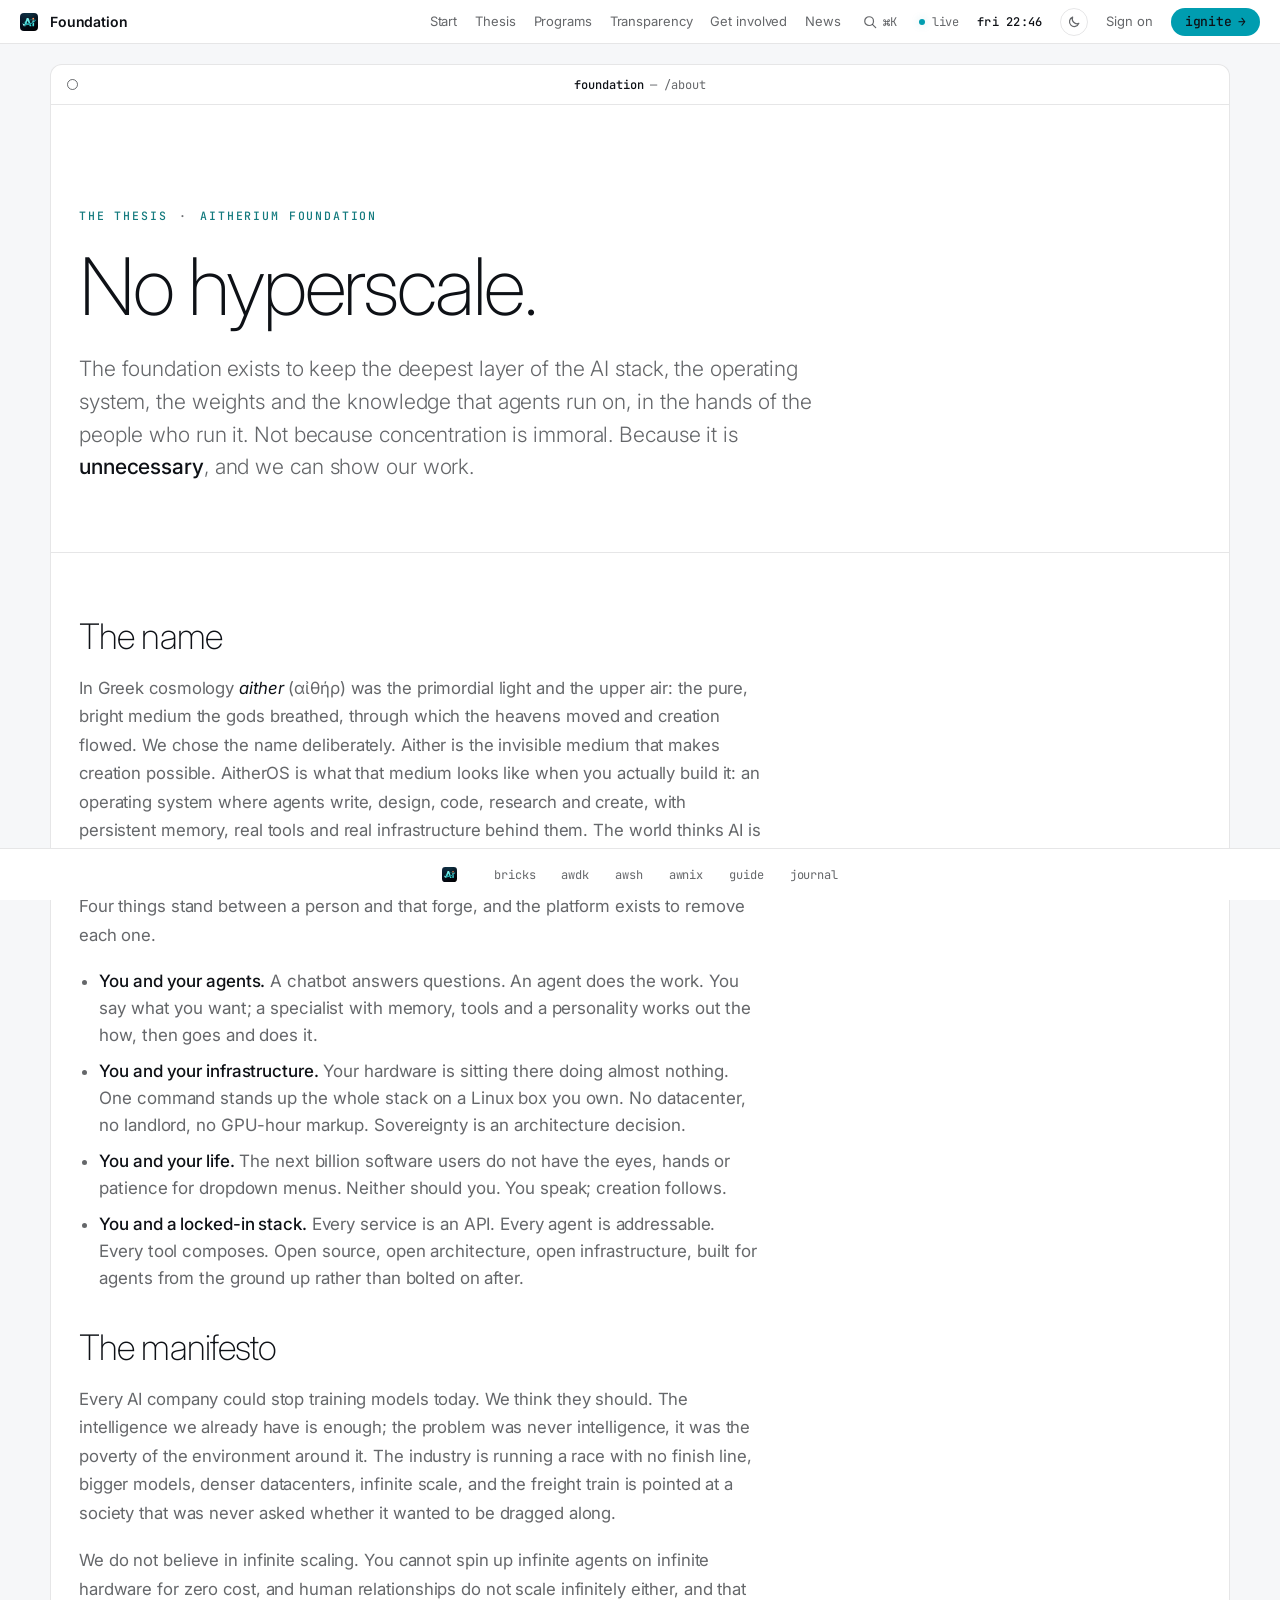
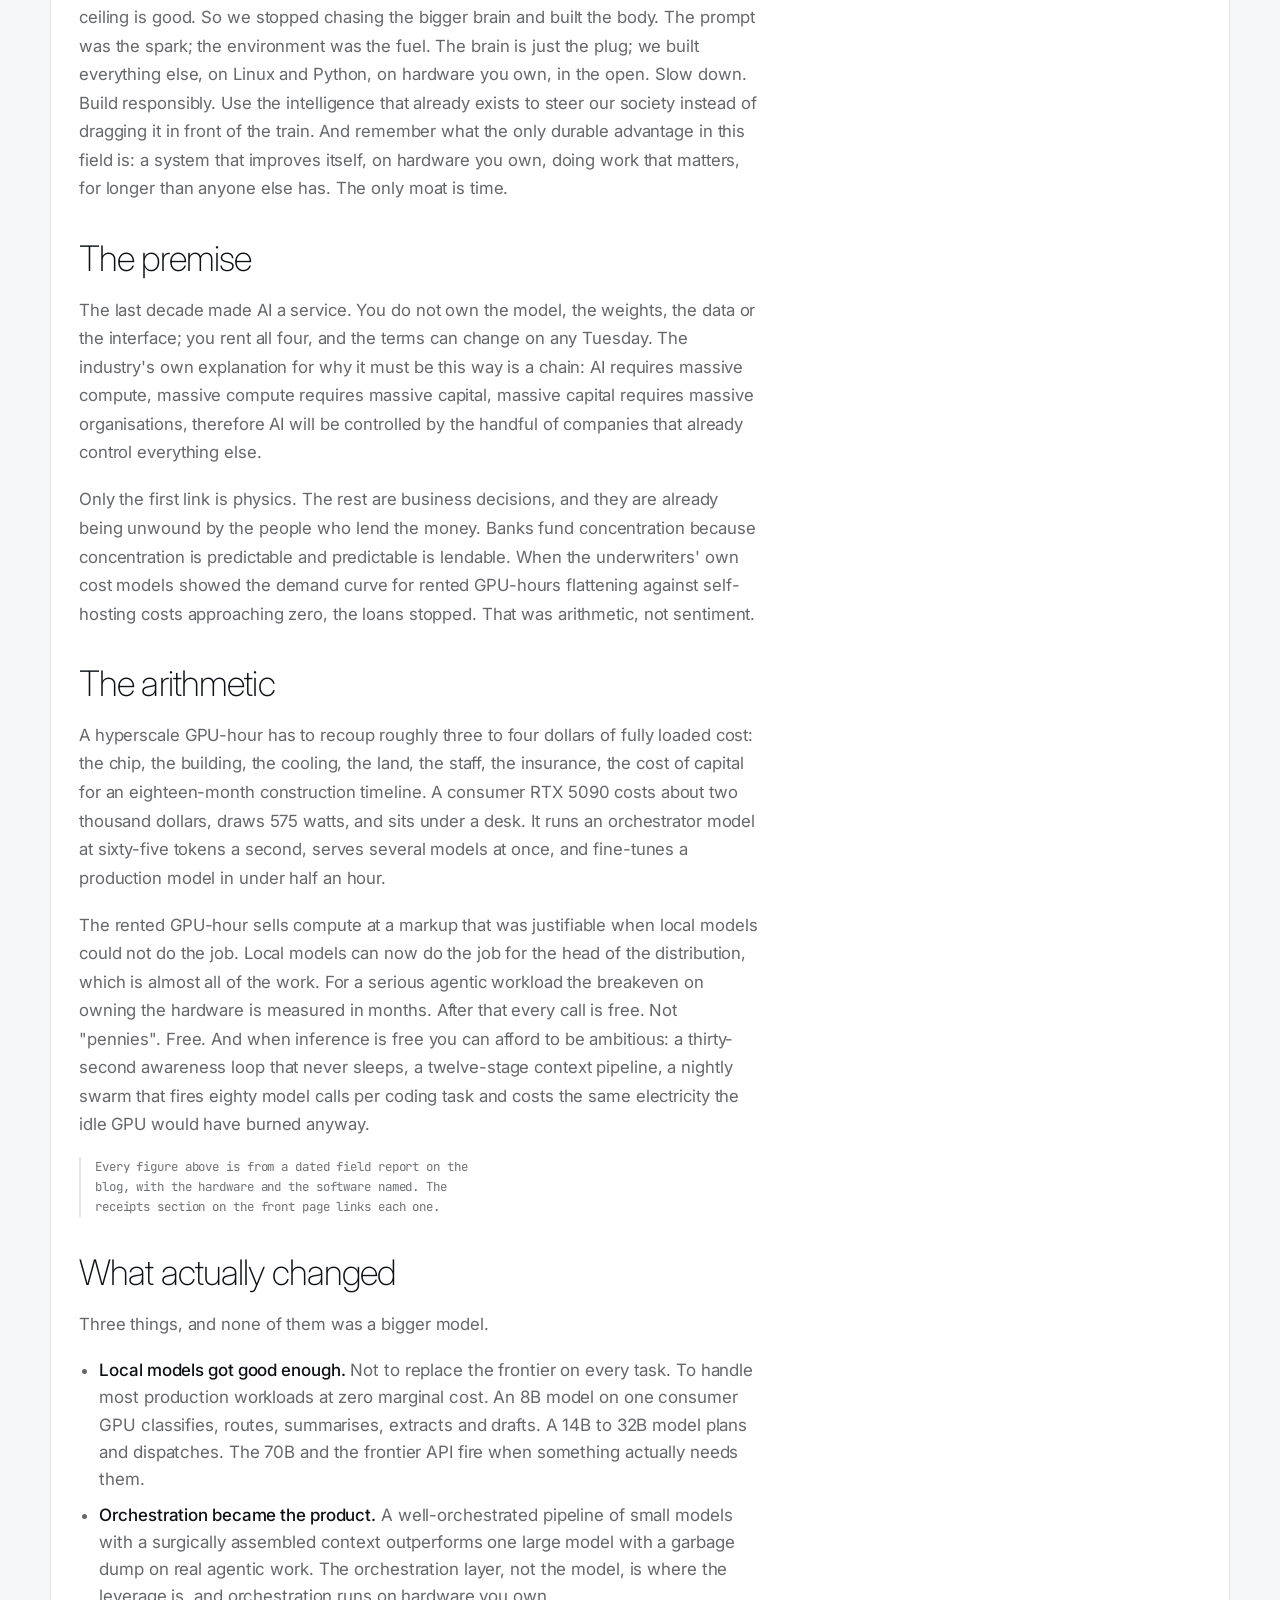
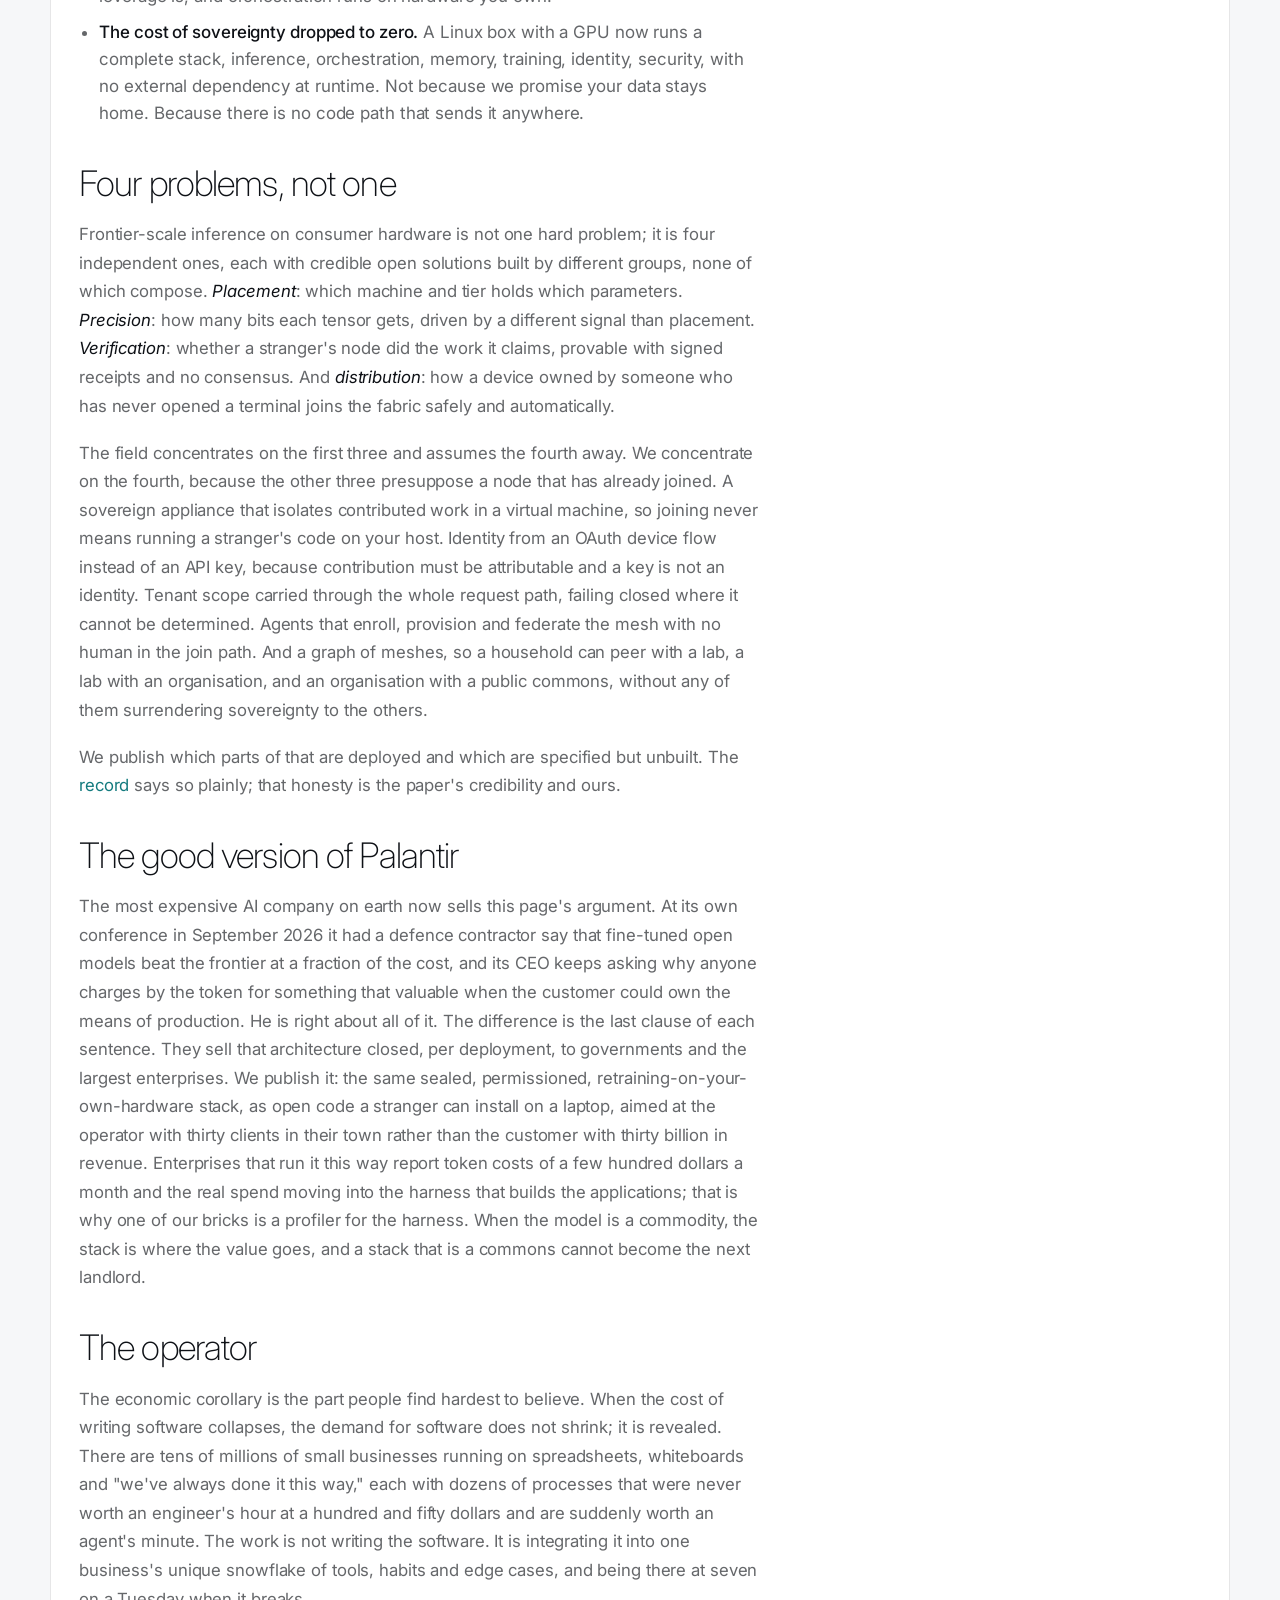
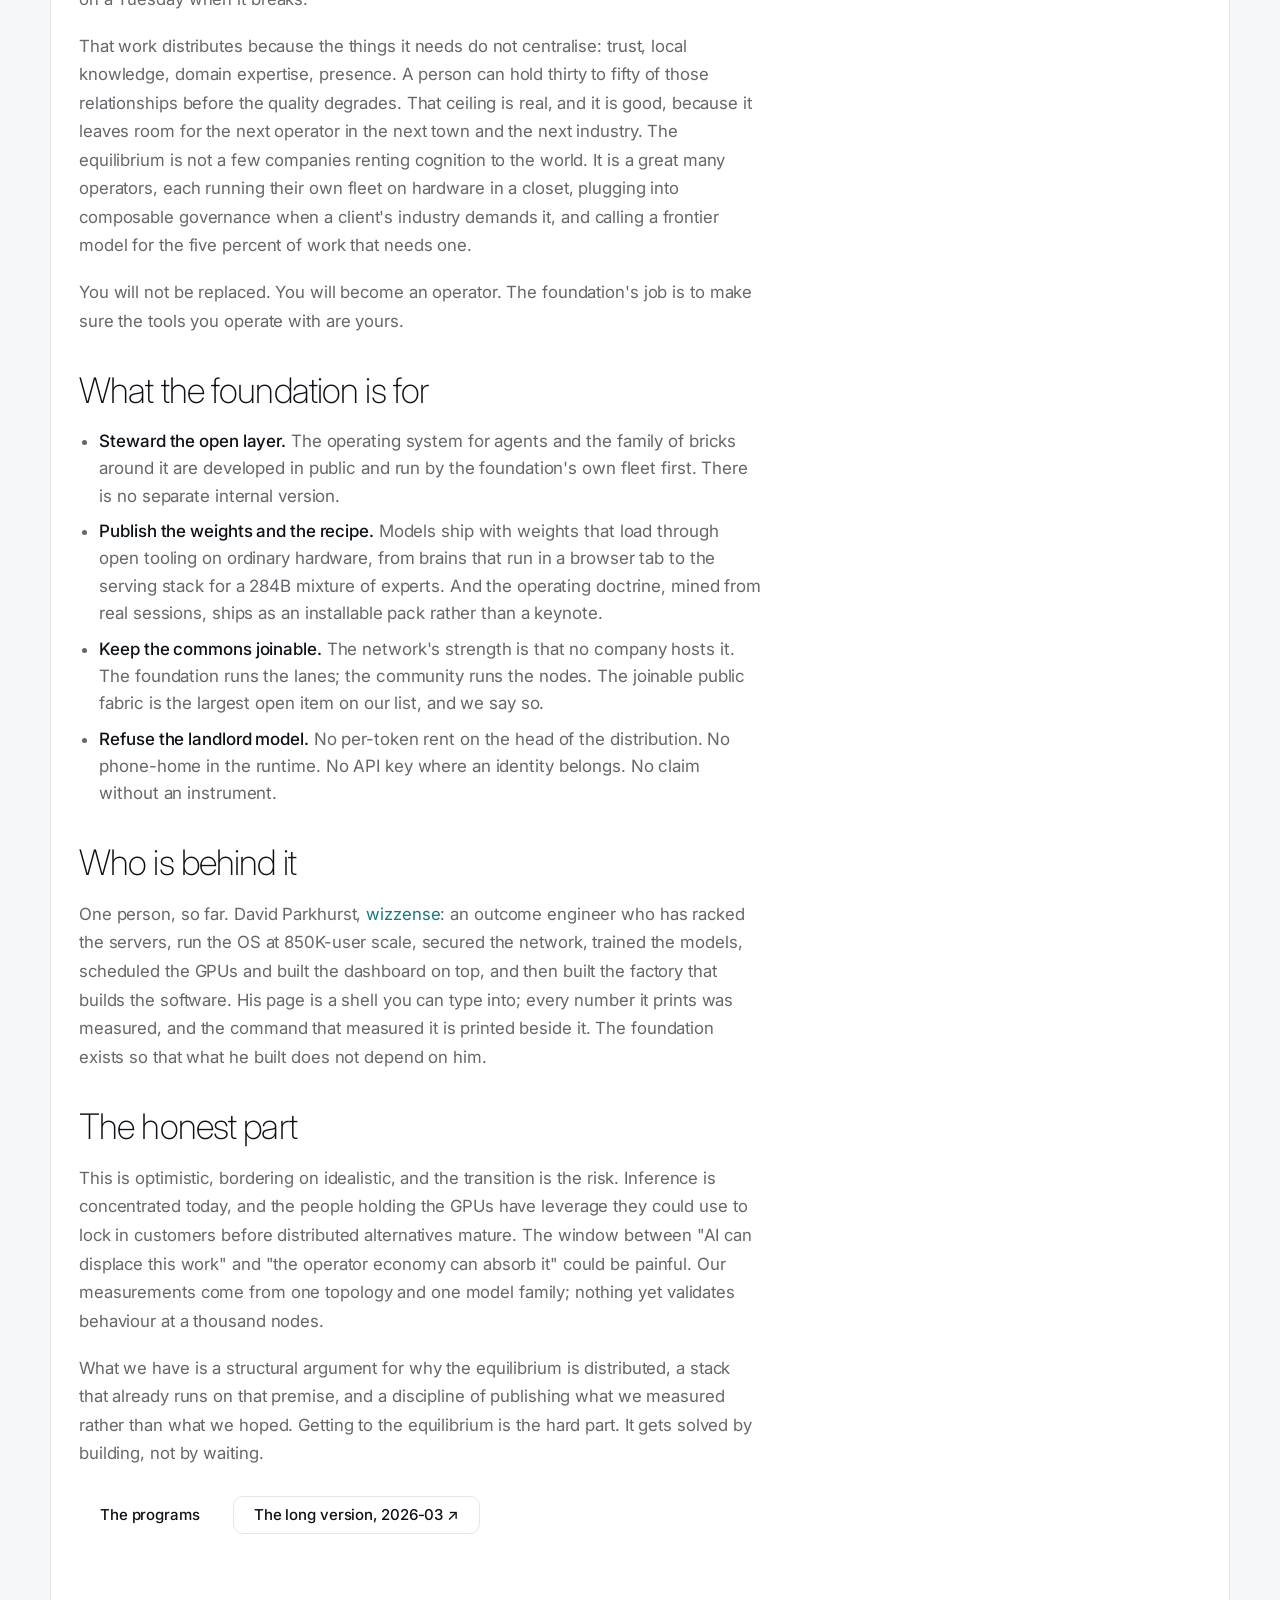
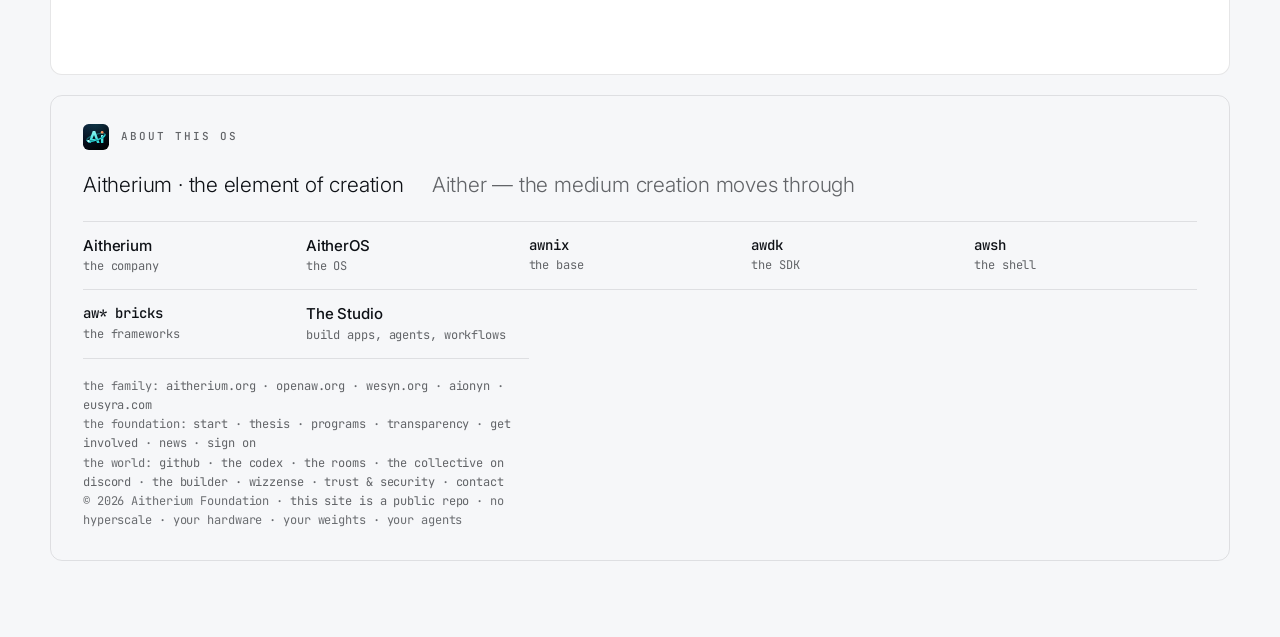
<file: about.html>
<!DOCTYPE html>
<html lang="en">
<head>
  <meta charset="utf-8">
  <meta name="viewport" content="width=device-width, initial-scale=1">
  <title>The thesis — Aitherium Foundation</title>
  <meta name="description" content="Why the concentration thesis is wrong on arithmetic, what actually changed, the four problems of distributed inference, and the operator economy.">
  <meta property="og:type" content="website">
  <meta property="og:site_name" content="Aitherium Foundation">
  <meta property="og:title" content="The thesis — Aitherium Foundation">
  <meta property="og:description" content="Why the concentration thesis is wrong on arithmetic, what actually changed, the four problems of distributed inference, and the operator economy.">
  <meta property="og:url" content="https://aitherium.org/about.html">
  <link rel="canonical" href="https://aitherium.org/about.html">
  <link rel="icon" href="brand/aither-icon.svg">
  <link rel="icon" type="image/png" sizes="192x192" href="brand/aither-icon-192.png">
  <link rel="apple-touch-icon" href="brand/aither-icon-192.png">
  <meta property="og:image" content="https://aitherium.org/brand/aither-icon-512.png">
  <meta name="twitter:card" content="summary">
  <meta name="twitter:image" content="https://aitherium.org/brand/aither-icon-512.png">
  <link rel="stylesheet" href="https://fonts.googleapis.com/css2?family=Inter:wght@200;300;400;500;600&family=JetBrains+Mono:wght@400;500&display=swap">
  <link rel="stylesheet" href="kit/tokens.css">
  <link rel="stylesheet" href="kit/frame.css">
  <link rel="stylesheet" href="theme.css?v=039da680b2">
  <link rel="stylesheet" href="styles.css?v=0b318f308f">
  <script>(function(){var d=document.documentElement,t;try{t=localStorage.getItem('aitherium-theme')}catch(e){}
  d.setAttribute('data-theme',t==='dark'?'dark':'light');
  var m=document.createElement('meta');m.name='theme-color';
  m.content=getComputedStyle(d).getPropertyValue('--fk-bg').trim();document.head.appendChild(m);})();</script>
</head>
<body>
<a class="fk-skip" href="#fk-main">Skip to content</a>
<header class="fk-menubar" role="banner">
  <a class="fk-brand" href="index.html" aria-label="Aitherium Foundation home"><img class="fk-mark" src="brand/aither-icon.svg" alt="" aria-hidden="true"><span class="fk-app">Foundation</span></a>
  <span class="fk-sp"></span>
  <nav class="fk-links" aria-label="Foundation"><a href="start.html">Start</a><a href="about.html" aria-current="page">Thesis</a><a href="programs.html">Programs</a><a href="transparency.html">Transparency</a><a href="get-involved.html">Get involved</a><a href="news.html">News</a></nav>
  <a class="fk-k" href="#fk-about" data-fk-spotlight aria-label="Search (Ctrl K)"><svg viewBox="0 0 16 16" fill="none" aria-hidden="true"><circle cx="7" cy="7" r="5" stroke="currentColor" stroke-width="1.4"/><path d="M11 11l3.5 3.5" stroke="currentColor" stroke-width="1.4" stroke-linecap="round"/></svg><span>⌘K</span></a>
  <span class="fk-live"><i class="fk-dot" aria-hidden="true"></i><span>live</span></span>
  <time class="fk-clock" data-fk-clock></time>
  <button class="fk-theme" type="button" data-theme-toggle aria-pressed="false" aria-label="Dark mode" title="Dark mode"><svg class="moon" viewBox="0 0 16 16" fill="none" aria-hidden="true"><path d="M13.5 9.6A5.5 5.5 0 0 1 6.4 2.5a5.5 5.5 0 1 0 7.1 7.1z" stroke="currentColor" stroke-width="1.4" stroke-linejoin="round"/></svg><svg class="sun" viewBox="0 0 16 16" fill="none" aria-hidden="true"><circle cx="8" cy="8" r="3" stroke="currentColor" stroke-width="1.4"/><path d="M8 1v1.6M8 13.4V15M1 8h1.6M13.4 8H15M3 3l1.1 1.1M11.9 11.9L13 13M3 13l1.1-1.1M11.9 4.1L13 3" stroke="currentColor" stroke-width="1.4" stroke-linecap="round"/></svg></button>
  <a class="fk-signon" href="https://aitherium.com/">Sign on</a>
  <a class="fk-ignite" href="https://aitherium.com/">ignite <span aria-hidden="true">→</span></a>
</header>

<main class="fk-window" id="fk-main">
  <div class="fk-titlebar"><span class="fk-title"><b>foundation</b> — /about</span></div>
  <div class="fk-body">
  <section class="hero" style="padding-bottom:40px">
    <div class="container" style="display:block">
      <p class="eyebrow">The thesis <span class="sep">·</span> Aitherium Foundation</p>
      <h1>No&nbsp;hyperscale.</h1>
      <p class="lede">The foundation exists to keep the deepest layer of the AI stack, the operating
      system, the weights and the knowledge that agents run on, in the hands of the people who run
      it. Not because concentration is immoral. Because it is <strong>unnecessary</strong>, and we
      can show our work.</p>
    </div>
  </section>

  <section class="tight">
    <div class="container prose">
      <h2>The name</h2>
      <p>In Greek cosmology <em>aither</em> (αἰθήρ) was the primordial light and the upper air: the
      pure, bright medium the gods breathed, through which the heavens moved and creation flowed. We
      chose the name deliberately. Aither is the invisible medium that makes creation possible.
      AitherOS is what that medium looks like when you actually build it: an operating system where
      agents write, design, code, research and create, with persistent memory, real tools and real
      infrastructure behind them. The world thinks AI is a chatbot. We are here to show them it is a
      forge.</p>
      <p>Four things stand between a person and that forge, and the platform exists to remove each
      one.</p>
      <ul>
        <li><strong>You and your agents.</strong> A chatbot answers questions. An agent does the work.
        You say what you want; a specialist with memory, tools and a personality works out the how,
        then goes and does it.</li>
        <li><strong>You and your infrastructure.</strong> Your hardware is sitting there doing almost
        nothing. One command stands up the whole stack on a Linux box you own. No datacenter, no
        landlord, no GPU-hour markup. Sovereignty is an architecture decision.</li>
        <li><strong>You and your life.</strong> The next billion software users do not have the eyes,
        hands or patience for dropdown menus. Neither should you. You speak; creation follows.</li>
        <li><strong>You and a locked-in stack.</strong> Every service is an API. Every agent is
        addressable. Every tool composes. Open source, open architecture, open infrastructure, built
        for agents from the ground up rather than bolted on after.</li>
      </ul>

      <h2>The manifesto</h2>
      <p>Every AI company could stop training models today. We think they should. The intelligence we
      already have is enough; the problem was never intelligence, it was the poverty of the
      environment around it. The industry is running a race with no finish line, bigger models,
      denser datacenters, infinite scale, and the freight train is pointed at a society that was never
      asked whether it wanted to be dragged along.</p>
      <p>We do not believe in infinite scaling. You cannot spin up infinite agents on infinite hardware
      for zero cost, and human relationships do not scale infinitely either, and that ceiling is
      good. So we stopped chasing the bigger brain and built the body. The prompt was the spark; the
      environment was the fuel. The brain is just the plug; we built everything else, on Linux and
      Python, on hardware you own, in the open. Slow down. Build responsibly. Use the intelligence
      that already exists to steer our society instead of dragging it in front of the train. And
      remember what the only durable advantage in this field is: a system that improves itself, on
      hardware you own, doing work that matters, for longer than anyone else has. The only moat is
      time.</p>

      <h2>The premise</h2>
      <p>The last decade made AI a service. You do not own the model, the weights, the data or the
      interface; you rent all four, and the terms can change on any Tuesday. The industry's own
      explanation for why it must be this way is a chain: AI requires massive compute, massive
      compute requires massive capital, massive capital requires massive organisations, therefore AI
      will be controlled by the handful of companies that already control everything else.</p>
      <p>Only the first link is physics. The rest are business decisions, and they are already being
      unwound by the people who lend the money. Banks fund concentration because concentration is
      predictable and predictable is lendable. When the underwriters' own cost models showed the
      demand curve for rented GPU-hours flattening against self-hosting costs approaching zero, the
      loans stopped. That was arithmetic, not sentiment.</p>

      <h2>The arithmetic</h2>
      <p>A hyperscale GPU-hour has to recoup roughly three to four dollars of fully loaded cost: the
      chip, the building, the cooling, the land, the staff, the insurance, the cost of capital for an
      eighteen-month construction timeline. A consumer RTX 5090 costs about two thousand dollars,
      draws 575 watts, and sits under a desk. It runs an orchestrator model at sixty-five tokens a
      second, serves several models at once, and fine-tunes a production model in under half an hour.</p>
      <p>The rented GPU-hour sells compute at a markup that was justifiable when local models could
      not do the job. Local models can now do the job for the head of the distribution, which is
      almost all of the work. For a serious agentic workload the breakeven on owning the hardware is
      measured in months. After that every call is free. Not "pennies". Free. And when inference is
      free you can afford to be ambitious: a thirty-second awareness loop that never sleeps, a
      twelve-stage context pipeline, a nightly swarm that fires eighty model calls per coding task and
      costs the same electricity the idle GPU would have burned anyway.</p>
      <div class="aside">Every figure above is from a dated field report on the blog, with the
      hardware and the software named. The receipts section on the front page links each one.</div>

      <h2>What actually changed</h2>
      <p>Three things, and none of them was a bigger model.</p>
      <ul>
        <li><strong>Local models got good enough.</strong> Not to replace the frontier on every task.
        To handle most production workloads at zero marginal cost. An 8B model on one consumer GPU
        classifies, routes, summarises, extracts and drafts. A 14B to 32B model plans and dispatches.
        The 70B and the frontier API fire when something actually needs them.</li>
        <li><strong>Orchestration became the product.</strong> A well-orchestrated pipeline of small
        models with a surgically assembled context outperforms one large model with a garbage dump on
        real agentic work. The orchestration layer, not the model, is where the leverage is, and
        orchestration runs on hardware you own.</li>
        <li><strong>The cost of sovereignty dropped to zero.</strong> A Linux box with a GPU now runs
        a complete stack, inference, orchestration, memory, training, identity, security, with no
        external dependency at runtime. Not because we promise your data stays home. Because there is
        no code path that sends it anywhere.</li>
      </ul>

      <h2>Four problems, not one</h2>
      <p>Frontier-scale inference on consumer hardware is not one hard problem; it is four
      independent ones, each with credible open solutions built by different groups, none of which
      compose. <em>Placement</em>: which machine and tier holds which parameters. <em>Precision</em>:
      how many bits each tensor gets, driven by a different signal than placement. <em>Verification</em>:
      whether a stranger's node did the work it claims, provable with signed receipts and no
      consensus. And <em>distribution</em>: how a device owned by someone who has never opened a
      terminal joins the fabric safely and automatically.</p>
      <p>The field concentrates on the first three and assumes the fourth away. We concentrate on the
      fourth, because the other three presuppose a node that has already joined. A sovereign appliance
      that isolates contributed work in a virtual machine, so joining never means running a stranger's
      code on your host. Identity from an OAuth device flow instead of an API key, because contribution
      must be attributable and a key is not an identity. Tenant scope carried through the whole request
      path, failing closed where it cannot be determined. Agents that enroll, provision and federate
      the mesh with no human in the join path. And a graph of meshes, so a household can peer with a
      lab, a lab with an organisation, and an organisation with a public commons, without any of them
      surrendering sovereignty to the others.</p>
      <p>We publish which parts of that are deployed and which are specified but unbuilt. The
      <a href="transparency.html#deployed">record</a> says so plainly; that honesty is the paper's
      credibility and ours.</p>

      <h2>The good version of Palantir</h2>
      <p>The most expensive AI company on earth now sells this page's argument. At its own
      conference in September 2026 it had a defence contractor say that fine-tuned open models
      beat the frontier at a fraction of the cost, and its CEO keeps asking why anyone charges by
      the token for something that valuable when the customer could own the means of production.
      He is right about all of it. The difference is the last clause of each sentence. They sell
      that architecture closed, per deployment, to governments and the largest enterprises. We
      publish it: the same sealed, permissioned, retraining-on-your-own-hardware stack, as open
      code a stranger can install on a laptop, aimed at the operator with thirty clients in their
      town rather than the customer with thirty billion in revenue. Enterprises that run it this
      way report token costs of a few hundred dollars a month and the real spend moving into the
      harness that builds the applications; that is why one of our bricks is a profiler for the
      harness. When the model is a commodity, the stack is where the value goes, and a stack that
      is a commons cannot become the next landlord.</p>

      <h2>The operator</h2>
      <p>The economic corollary is the part people find hardest to believe. When the cost of writing
      software collapses, the demand for software does not shrink; it is revealed. There are tens of
      millions of small businesses running on spreadsheets, whiteboards and "we've always done it this
      way," each with dozens of processes that were never worth an engineer's hour at a hundred and
      fifty dollars and are suddenly worth an agent's minute. The work is not writing the software. It
      is integrating it into one business's unique snowflake of tools, habits and edge cases, and being
      there at seven on a Tuesday when it breaks.</p>
      <p>That work distributes because the things it needs do not centralise: trust, local knowledge,
      domain expertise, presence. A person can hold thirty to fifty of those relationships before the
      quality degrades. That ceiling is real, and it is good, because it leaves room for the next
      operator in the next town and the next industry. The equilibrium is not a few companies renting
      cognition to the world. It is a great many operators, each running their own fleet on hardware in
      a closet, plugging into composable governance when a client's industry demands it, and calling a
      frontier model for the five percent of work that needs one.</p>
      <p>You will not be replaced. You will become an operator. The foundation's job is to make sure
      the tools you operate with are yours.</p>

      <h2>What the foundation is for</h2>
      <ul>
        <li><strong>Steward the open layer.</strong> The operating system for agents and the family
        of bricks around it are developed in public and run by the foundation's own fleet first. There
        is no separate internal version.</li>
        <li><strong>Publish the weights and the recipe.</strong> Models ship with weights that load
        through open tooling on ordinary hardware, from brains that run in a browser tab to the
        serving stack for a 284B mixture of experts. And the operating doctrine, mined from real
        sessions, ships as an installable pack rather than a keynote.</li>
        <li><strong>Keep the commons joinable.</strong> The network's strength is that no company
        hosts it. The foundation runs the lanes; the community runs the nodes. The joinable public
        fabric is the largest open item on our list, and we say so.</li>
        <li><strong>Refuse the landlord model.</strong> No per-token rent on the head of the
        distribution. No phone-home in the runtime. No API key where an identity belongs. No claim
        without an instrument.</li>
      </ul>

      <div id="built-on" data-built-on="https://aitherium.com/ecosystem.json" hidden>
        <h2>Built on open source</h2>
        <p>The foundation stands on these projects. A commons is only honest if it names the
        commons it was built from, so this list is not typed here: it is read live from the
        <a href="https://aitherium.com/ecosystem.json" rel="noopener">ecosystem registry</a>, the same record the stack
        is built from, and a licence prints only where it was checked against the upstream.</p>
        <div class="record-wrap"><div class="record">
          <table>
            <thead><tr><th>Project</th><th>What it does here</th><th>Licence</th></tr></thead>
            <tbody></tbody>
          </table>
        </div></div>
      </div>

      <h2>Who is behind it</h2>
      <p>One person, so far. David Parkhurst, <a href="https://wizzense.github.io/" rel="noopener">wizzense</a>:
      an outcome engineer who has racked the servers, run the OS at 850K-user scale, secured the
      network, trained the models, scheduled the GPUs and built the dashboard on top, and then
      built the factory that builds the software. His page is a shell you can type into; every
      number it prints was measured, and the command that measured it is printed beside it. The
      foundation exists so that what he built does not depend on him.</p>

      <h2>The honest part</h2>
      <p>This is optimistic, bordering on idealistic, and the transition is the risk. Inference is
      concentrated today, and the people holding the GPUs have leverage they could use to lock in
      customers before distributed alternatives mature. The window between "AI can displace this
      work" and "the operator economy can absorb it" could be painful. Our measurements come from one
      topology and one model family; nothing yet validates behaviour at a thousand nodes.</p>
      <p>What we have is a structural argument for why the equilibrium is distributed, a stack that
      already runs on that premise, and a discipline of publishing what we measured rather than what
      we hoped. Getting to the equilibrium is the hard part. It gets solved by building, not by waiting.</p>
      <div class="actions">
        <a class="btn btn-primary" href="programs.html">The programs</a>
        <a class="btn" href="https://blog.aitherium.com/blog/sovereign-deployment-year-of-linux-desktop" rel="noopener">The long version, 2026-03 ↗</a>
      </div>
    </div>
  </section>
  </div>
</main>

<footer class="fk-about" id="fk-about" aria-labelledby="fk-about-h">
  <div class="fk-about-hd"><img class="fk-mark" src="brand/aither-icon.svg" alt="" aria-hidden="true"><h2 id="fk-about-h">About this OS</h2></div>
  <p class="fk-brandlines"><span>Aitherium · the element of creation</span><span>Aither — the medium creation moves through</span></p>
  <div class="fk-family"><a href="https://aitherium.com/about"><span class="n">Aitherium</span><span class="r">the company</span></a><a href="https://aitherium.com/"><span class="n">AitherOS</span><span class="r">the OS</span></a><a href="https://aitherium.github.io/awnix/"><span class="n m">awnix</span><span class="r">the base</span></a><a href="https://aitherium.github.io/awdk/"><span class="n m">awdk</span><span class="r">the SDK</span></a><a href="https://aitherium.github.io/awsh/"><span class="n m">awsh</span><span class="r">the shell</span></a><a href="https://aitherium.github.io/"><span class="n m">aw* bricks</span><span class="r">the frameworks</span></a><a href="https://aitherium.com/studio"><span class="n">The Studio</span><span class="r">build apps, agents, workflows</span></a></div>
  <p class="fk-colophon">the family: <a href="https://aitherium.org/" rel="noopener">aitherium.org</a> · <a href="https://www.openaw.org/" rel="noopener">openaw.org</a> · <a href="https://wesyn.org/" rel="noopener">wesyn.org</a> · <a href="https://aionyn.aitherium.com/" rel="noopener">aionyn</a> · <a href="https://eusyra.com/" rel="noopener">eusyra.com</a><br>
  the foundation: <a href="start.html">start</a> · <a href="about.html">thesis</a> · <a href="programs.html">programs</a> · <a href="transparency.html">transparency</a> · <a href="get-involved.html">get involved</a> · <a href="news.html">news</a> · <a href="https://aitherium.com/">sign on</a><br>
  the world: <a href="https://github.com/Aitherium" rel="noopener">github</a> · <a href="https://aitherium.github.io/awknowledge/" rel="noopener">the codex</a> ·
  <a href="https://relay.aitherium.com" rel="noopener">the rooms</a> · <a href="https://discord.gg/kKhgRm9wH" rel="noopener">the collective on discord</a> ·
  <a href="https://wizzense.github.io/" rel="noopener">the builder · wizzense</a> · <a href="https://aitherium.com/trust/" rel="noopener">trust &amp; security</a> · <a href="mailto:foundation@aitherium.org">contact</a><br>
  © 2026 Aitherium Foundation · <a href="https://github.com/Aitherium/aitherium-org" rel="noopener">this site is a public repo</a> ·
  no hyperscale · your hardware · your weights · your agents</p>
</footer>
<nav class="fk-dock" aria-label="The family"><a href="https://aitherium.com/" aria-label="AitherOS"><img class="fk-mark" src="brand/aither-icon.svg" alt="" aria-hidden="true"></a><span class="fk-sep" aria-hidden="true"></span><a href="https://aitherium.github.io/">bricks</a><a href="https://aitherium.github.io/awdk/">awdk</a><a href="https://aitherium.github.io/awsh/">awsh</a><a href="https://aitherium.github.io/awnix/">awnix</a><a href="https://aitherium.github.io/awknowledge/">guide</a><a href="https://blog.aitherium.com/">journal</a></nav>
<script type="application/json" id="fk-index">[{"t":"Start","h":"start.html","k":"foundation","d":""},{"t":"Thesis","h":"about.html","k":"foundation","d":""},{"t":"Programs","h":"programs.html","k":"foundation","d":""},{"t":"Transparency","h":"transparency.html","k":"foundation","d":""},{"t":"Get involved","h":"get-involved.html","k":"foundation","d":""},{"t":"News","h":"news.html","k":"foundation","d":""},{"t":"Sign on","h":"https://aitherium.com/","k":"foundation","d":"AitherOS Online"},{"t":"Aitherium","h":"https://aitherium.com/about","k":"family","d":"the company"},{"t":"AitherOS","h":"https://aitherium.com/","k":"family","d":"the OS"},{"t":"awnix","h":"https://aitherium.github.io/awnix/","k":"family","d":"the base"},{"t":"awdk","h":"https://aitherium.github.io/awdk/","k":"family","d":"the SDK"},{"t":"awsh","h":"https://aitherium.github.io/awsh/","k":"family","d":"the shell"},{"t":"aw* bricks","h":"https://aitherium.github.io/","k":"family","d":"the frameworks"},{"t":"The Studio","h":"https://aitherium.com/studio","k":"family","d":"build apps, agents, workflows"},{"t":"journal","h":"https://blog.aitherium.com/","k":"family","d":"how it is built"}]</script>
<script src="kit/spotlight.js"></script>
<script src="app.js?v=42aafbf7d6"></script>
</body>
</html>
</file>
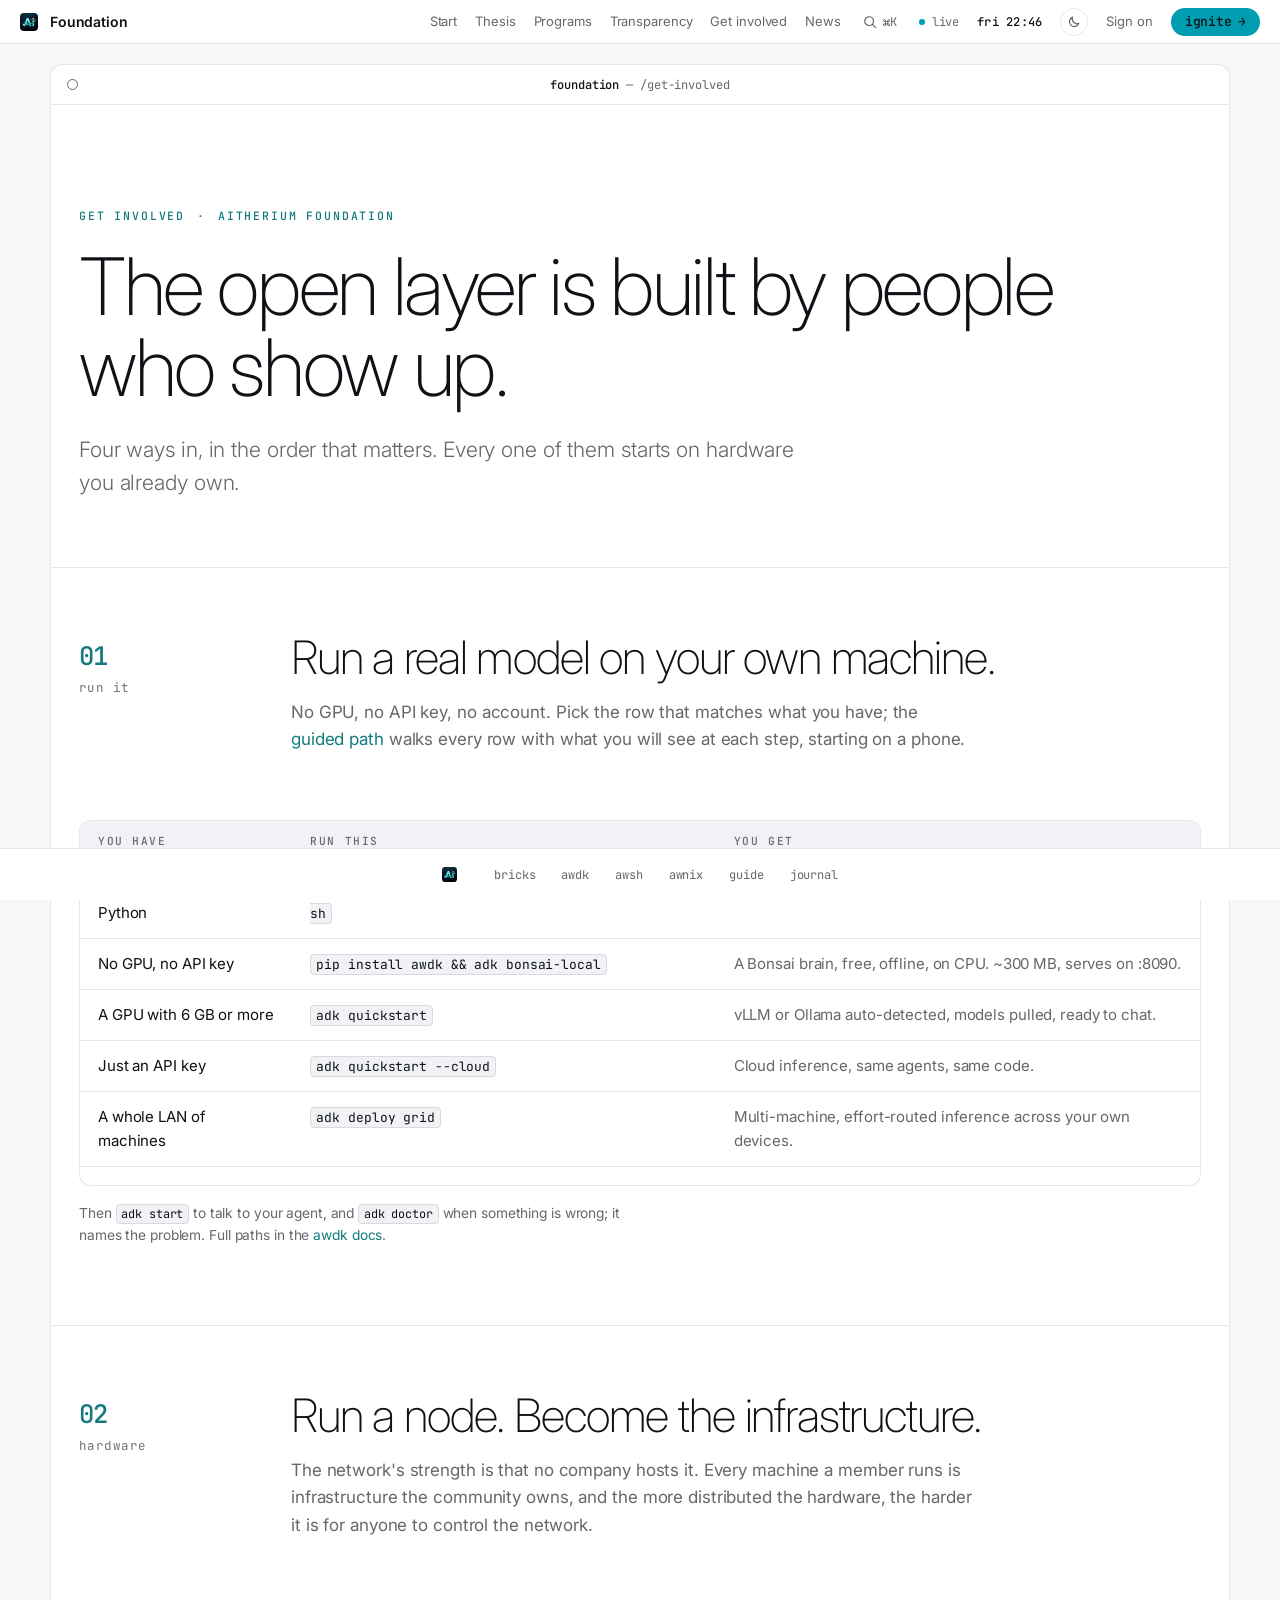
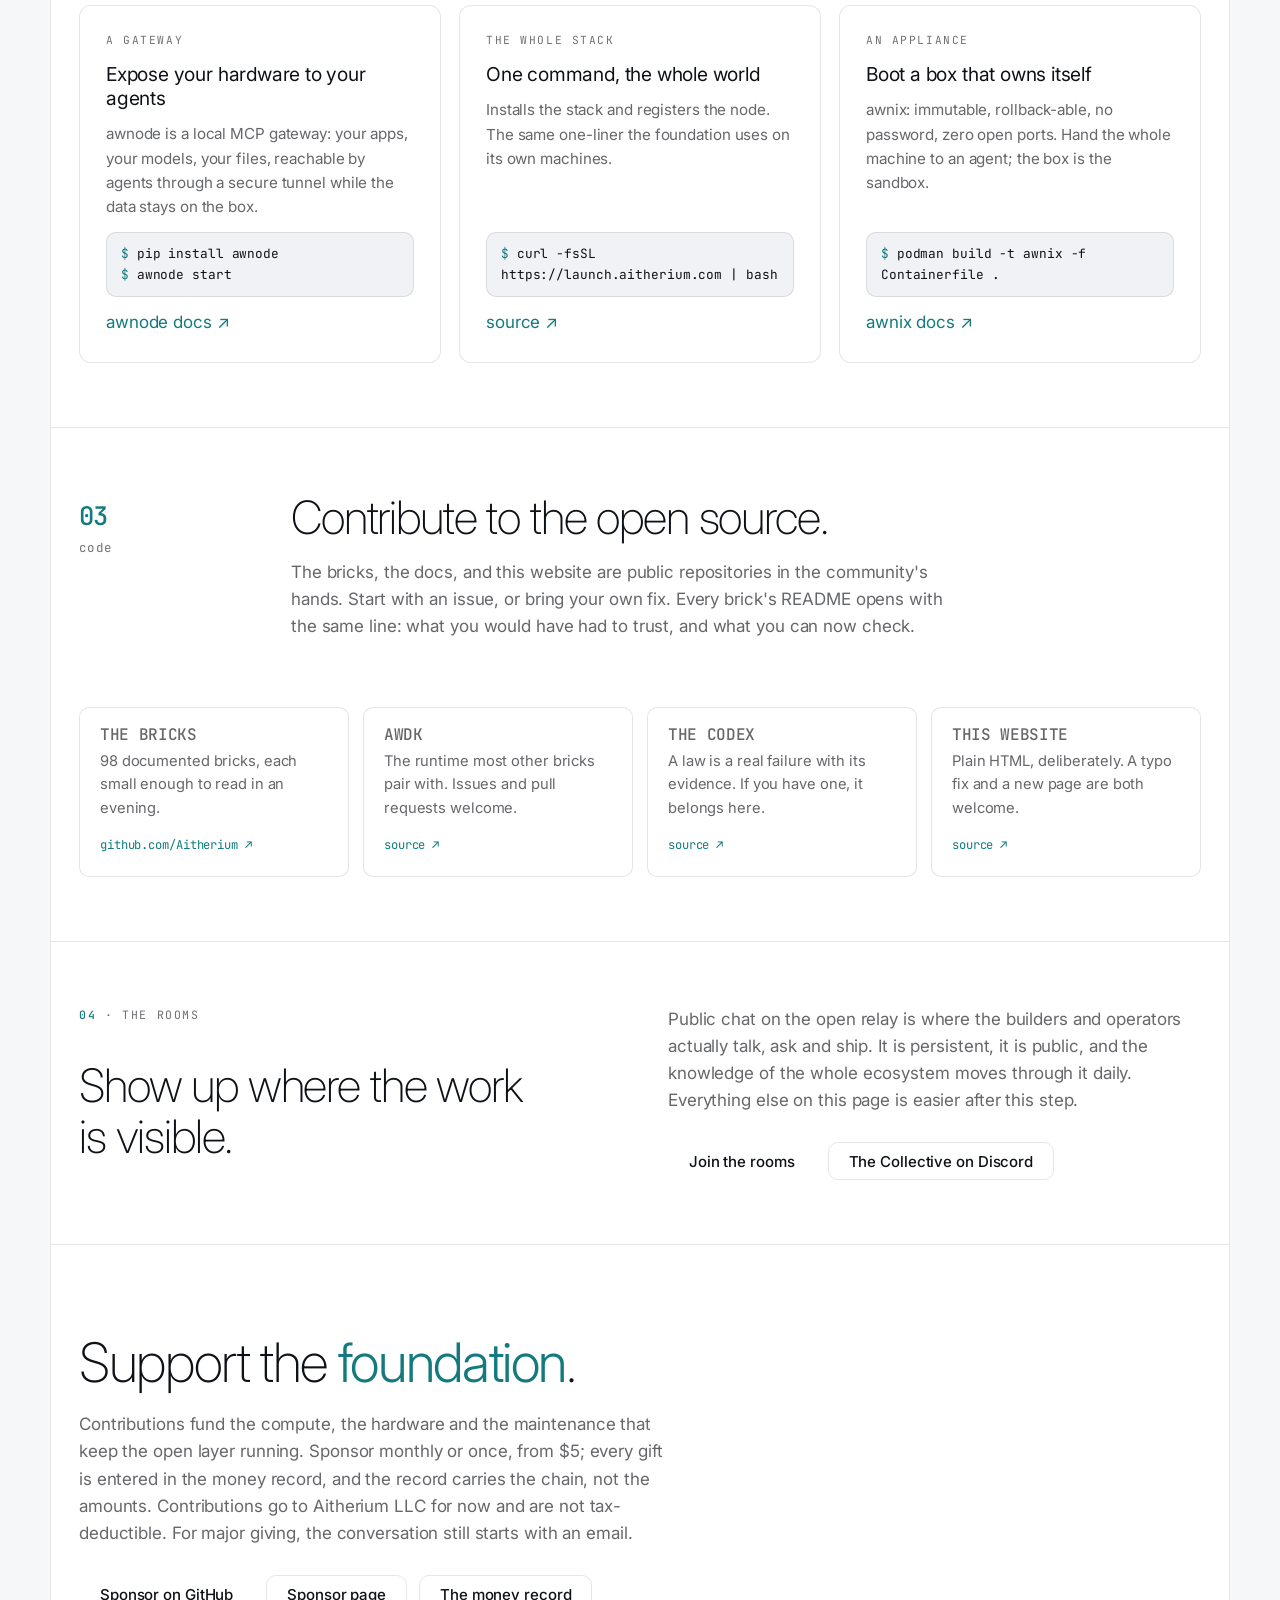
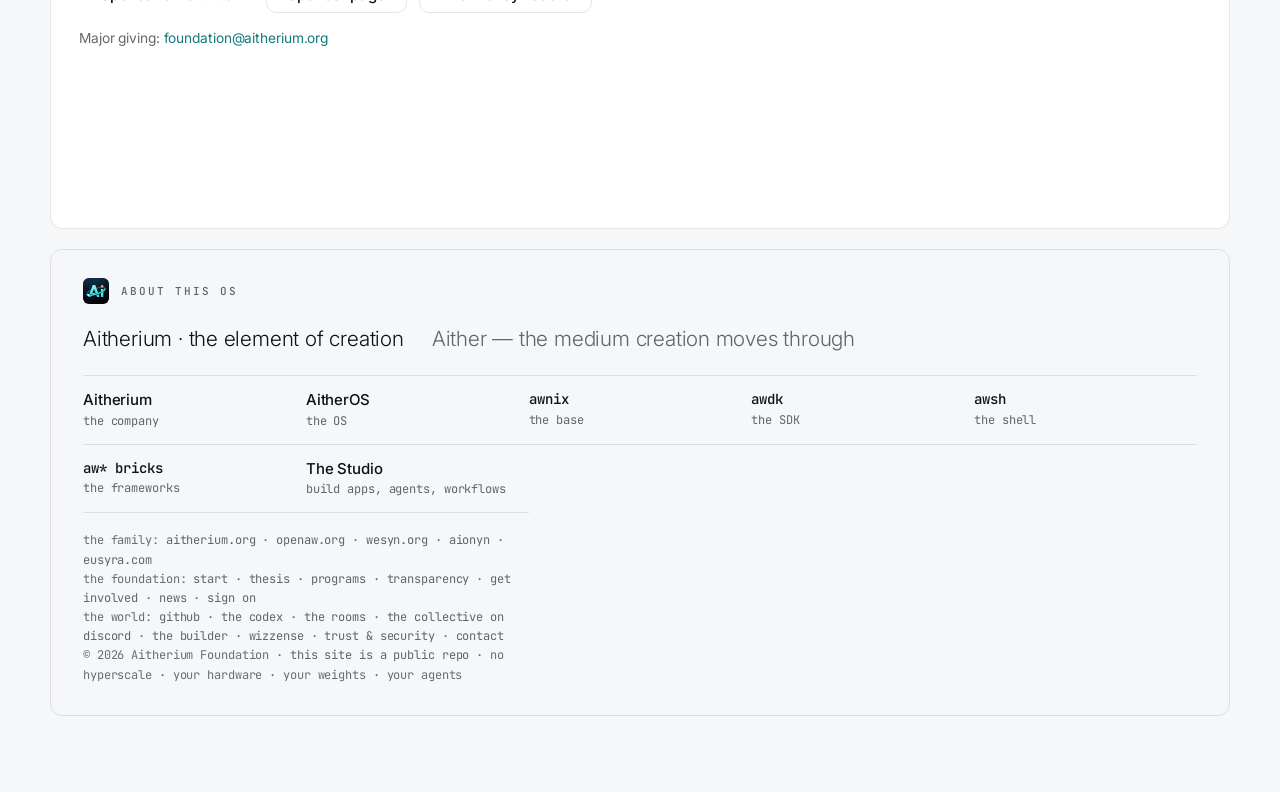
<file: get-involved.html>
<!DOCTYPE html>
<html lang="en">
<head>
  <meta charset="utf-8">
  <meta name="viewport" content="width=device-width, initial-scale=1">
  <title>Get involved — Aitherium Foundation</title>
  <meta name="description" content="Run a real model on your own machine, run a node, contribute code, join the rooms, support the foundation.">
  <meta property="og:type" content="website">
  <meta property="og:site_name" content="Aitherium Foundation">
  <meta property="og:title" content="Get involved — Aitherium Foundation">
  <meta property="og:description" content="Run a real model on your own machine, run a node, contribute code, join the rooms, support the foundation.">
  <meta property="og:url" content="https://aitherium.org/get-involved.html">
  <link rel="canonical" href="https://aitherium.org/get-involved.html">
  <link rel="icon" href="brand/aither-icon.svg">
  <link rel="icon" type="image/png" sizes="192x192" href="brand/aither-icon-192.png">
  <link rel="apple-touch-icon" href="brand/aither-icon-192.png">
  <meta property="og:image" content="https://aitherium.org/brand/aither-icon-512.png">
  <meta name="twitter:card" content="summary">
  <meta name="twitter:image" content="https://aitherium.org/brand/aither-icon-512.png">
  <link rel="stylesheet" href="https://fonts.googleapis.com/css2?family=Inter:wght@200;300;400;500;600&family=JetBrains+Mono:wght@400;500&display=swap">
  <link rel="stylesheet" href="kit/tokens.css">
  <link rel="stylesheet" href="kit/frame.css">
  <link rel="stylesheet" href="theme.css?v=039da680b2">
  <link rel="stylesheet" href="styles.css?v=0b318f308f">
  <script>(function(){var d=document.documentElement,t;try{t=localStorage.getItem('aitherium-theme')}catch(e){}
  d.setAttribute('data-theme',t==='dark'?'dark':'light');
  var m=document.createElement('meta');m.name='theme-color';
  m.content=getComputedStyle(d).getPropertyValue('--fk-bg').trim();document.head.appendChild(m);})();</script>
</head>
<body>
<a class="fk-skip" href="#fk-main">Skip to content</a>
<header class="fk-menubar" role="banner">
  <a class="fk-brand" href="index.html" aria-label="Aitherium Foundation home"><img class="fk-mark" src="brand/aither-icon.svg" alt="" aria-hidden="true"><span class="fk-app">Foundation</span></a>
  <span class="fk-sp"></span>
  <nav class="fk-links" aria-label="Foundation"><a href="start.html">Start</a><a href="about.html">Thesis</a><a href="programs.html">Programs</a><a href="transparency.html">Transparency</a><a href="get-involved.html" aria-current="page">Get involved</a><a href="news.html">News</a></nav>
  <a class="fk-k" href="#fk-about" data-fk-spotlight aria-label="Search (Ctrl K)"><svg viewBox="0 0 16 16" fill="none" aria-hidden="true"><circle cx="7" cy="7" r="5" stroke="currentColor" stroke-width="1.4"/><path d="M11 11l3.5 3.5" stroke="currentColor" stroke-width="1.4" stroke-linecap="round"/></svg><span>⌘K</span></a>
  <span class="fk-live"><i class="fk-dot" aria-hidden="true"></i><span>live</span></span>
  <time class="fk-clock" data-fk-clock></time>
  <button class="fk-theme" type="button" data-theme-toggle aria-pressed="false" aria-label="Dark mode" title="Dark mode"><svg class="moon" viewBox="0 0 16 16" fill="none" aria-hidden="true"><path d="M13.5 9.6A5.5 5.5 0 0 1 6.4 2.5a5.5 5.5 0 1 0 7.1 7.1z" stroke="currentColor" stroke-width="1.4" stroke-linejoin="round"/></svg><svg class="sun" viewBox="0 0 16 16" fill="none" aria-hidden="true"><circle cx="8" cy="8" r="3" stroke="currentColor" stroke-width="1.4"/><path d="M8 1v1.6M8 13.4V15M1 8h1.6M13.4 8H15M3 3l1.1 1.1M11.9 11.9L13 13M3 13l1.1-1.1M11.9 4.1L13 3" stroke="currentColor" stroke-width="1.4" stroke-linecap="round"/></svg></button>
  <a class="fk-signon" href="https://aitherium.com/">Sign on</a>
  <a class="fk-ignite" href="https://aitherium.com/">ignite <span aria-hidden="true">→</span></a>
</header>

<main class="fk-window" id="fk-main">
  <div class="fk-titlebar"><span class="fk-title"><b>foundation</b> — /get-involved</span></div>
  <div class="fk-body">
  <section class="hero" style="padding-bottom:40px">
    <div class="container" style="display:block">
      <p class="eyebrow">Get involved <span class="sep">·</span> Aitherium Foundation</p>
      <h1>The open layer is built by people who show&nbsp;up.</h1>
      <p class="lede">Four ways in, in the order that matters. Every one of them starts on hardware
      you already own.</p>
    </div>
  </section>

  <section class="tight" id="run">
    <div class="container">
      <div class="section-head">
        <div class="num"><b>01</b>run it</div>
        <div>
          <h2>Run a real model on your own&nbsp;machine.</h2>
          <p>No GPU, no API key, no account. Pick the row that matches what you have; the
          <a href="start.html">guided path</a> walks every row with what you will see at each step,
          starting on a phone.</p>
        </div>
      </div>
      <div class="record-wrap"><div class="record">
        <table>
          <thead><tr><th>You have</th><th>Run this</th><th>You get</th></tr></thead>
          <tbody>
            <tr><td>Nothing, not even Python</td><td><code>curl -fsSL https://aitherium.com/install.sh | sh</code></td><td>An isolated environment and a first-run wizard.</td></tr>
            <tr><td>No GPU, no API key</td><td><code>pip install awdk &amp;&amp; adk bonsai-local</code></td><td>A Bonsai brain, free, offline, on CPU. ~300 MB, serves on :8090.</td></tr>
            <tr><td>A GPU with 6 GB or more</td><td><code>adk quickstart</code></td><td>vLLM or Ollama auto-detected, models pulled, ready to chat.</td></tr>
            <tr><td>Just an API key</td><td><code>adk quickstart --cloud</code></td><td>Cloud inference, same agents, same code.</td></tr>
            <tr><td>A whole LAN of machines</td><td><code>adk deploy grid</code></td><td>Multi-machine, effort-routed inference across your own devices.</td></tr>
          </tbody>
        </table>
      </div></div>
      <p class="small" style="margin-top:16px">Then <code>adk start</code> to talk to your agent, and
      <code>adk doctor</code> when something is wrong; it names the problem. Full paths in the
      <a href="https://aitherium.github.io/awdk/" rel="noopener">awdk docs</a>.</p>
    </div>
  </section>

  <section class="tight" id="hardware">
    <div class="container">
      <div class="section-head">
        <div class="num"><b>02</b>hardware</div>
        <div>
          <h2>Run a node. Become the&nbsp;infrastructure.</h2>
          <p>The network's strength is that no company hosts it. Every machine a member runs is
          infrastructure the community owns, and the more distributed the hardware, the harder it is
          for anyone to control the network.</p>
        </div>
      </div>
      <div class="paths">
        <div class="path">
          <span class="k">a gateway</span>
          <h3>Expose your hardware to your agents</h3>
          <p>awnode is a local MCP gateway: your apps, your models, your files, reachable by agents
          through a secure tunnel while the data stays on the box.</p>
          <div class="term"><span class="p">$ </span>pip install awnode<br><span class="p">$ </span>awnode start</div>
          <a href="https://aitherium.github.io/awnode/" rel="noopener">awnode docs ↗</a>
        </div>
        <div class="path">
          <span class="k">the whole stack</span>
          <h3>One command, the whole world</h3>
          <p>Installs the stack and registers the node. The same one-liner the foundation uses on its
          own machines.</p>
          <div class="term"><span class="p">$ </span>curl -fsSL https://launch.aitherium.com | bash</div>
          <a href="https://github.com/Aitherium/awnode" rel="noopener">source ↗</a>
        </div>
        <div class="path">
          <span class="k">an appliance</span>
          <h3>Boot a box that owns itself</h3>
          <p>awnix: immutable, rollback-able, no password, zero open ports. Hand the whole machine to
          an agent; the box is the sandbox.</p>
          <div class="term"><span class="p">$ </span>podman build -t awnix -f Containerfile .</div>
          <a href="https://aitherium.github.io/awnix/" rel="noopener">awnix docs ↗</a>
        </div>
      </div>
    </div>
  </section>

  <section class="tight" id="contribute">
    <div class="container">
      <div class="section-head">
        <div class="num"><b>03</b>code</div>
        <div>
          <h2>Contribute to the open&nbsp;source.</h2>
          <p>The bricks, the docs, and this website are public repositories in the community's
          hands. Start with an issue, or bring your own fix. Every brick's README opens with the
          same line: what you would have had to trust, and what you can now check.</p>
        </div>
      </div>
      <div class="items" style="display:grid;grid-template-columns:repeat(auto-fit,minmax(240px,1fr));gap:14px">
        <div class="item"><h4>The bricks</h4><p>98 documented bricks, each small enough to read in an evening.</p><a class="more" href="https://github.com/Aitherium" rel="noopener">github.com/Aitherium ↗</a></div>
        <div class="item"><h4>awdk</h4><p>The runtime most other bricks pair with. Issues and pull requests welcome.</p><a class="more" href="https://github.com/Aitherium/awdk" rel="noopener">source ↗</a></div>
        <div class="item"><h4>The codex</h4><p>A law is a real failure with its evidence. If you have one, it belongs here.</p><a class="more" href="https://github.com/Aitherium/awknowledge" rel="noopener">source ↗</a></div>
        <div class="item"><h4>This website</h4><p>Plain HTML, deliberately. A typo fix and a new page are both welcome.</p><a class="more" href="https://github.com/Aitherium/aitherium-org" rel="noopener">source ↗</a></div>
      </div>
    </div>
  </section>

  <section class="tight" id="community">
    <div class="container two-col">
      <div>
        <span class="kicker"><b>04</b> · the rooms</span>
        <h2>Show up where the work is&nbsp;visible.</h2>
      </div>
      <div>
        <p>Public chat on the open relay is where the builders and operators actually talk, ask and
        ship. It is persistent, it is public, and the knowledge of the whole ecosystem moves through
        it daily. Everything else on this page is easier after this step.</p>
        <div class="actions"><a class="btn btn-primary" href="https://relay.aitherium.com" rel="noopener">Join the rooms</a><a class="btn" href="https://discord.gg/kKhgRm9wH" rel="noopener">The Collective on Discord</a></div>
      </div>
    </div>
  </section>

  <section class="ignite" id="support">
    <div class="container">
      <h2>Support the <em>foundation</em>.</h2>
      <p>Contributions fund the compute, the hardware and the maintenance that keep the open layer
      running. Sponsor monthly or once, from $5; every gift is entered in the money record, and the
      record carries the chain, not the amounts. Contributions go to Aitherium LLC for now and are
      not tax-deductible. For major giving, the conversation still starts with an email.</p>
      <div class="actions"><a class="btn btn-forge" href="https://github.com/sponsors/Aitherium" rel="noopener">Sponsor on GitHub</a><a class="btn" href="https://aitherium.com/sponsor/" rel="noopener">Sponsor page</a><a class="btn" href="transparency.html#support-rail">The money record</a></div>
      <p class="small" style="margin-top:14px">Major giving: <a href="mailto:foundation@aitherium.org">foundation@aitherium.org</a></p>
    </div>
  </section>
  </div>
</main>

<footer class="fk-about" id="fk-about" aria-labelledby="fk-about-h">
  <div class="fk-about-hd"><img class="fk-mark" src="brand/aither-icon.svg" alt="" aria-hidden="true"><h2 id="fk-about-h">About this OS</h2></div>
  <p class="fk-brandlines"><span>Aitherium · the element of creation</span><span>Aither — the medium creation moves through</span></p>
  <div class="fk-family"><a href="https://aitherium.com/about"><span class="n">Aitherium</span><span class="r">the company</span></a><a href="https://aitherium.com/"><span class="n">AitherOS</span><span class="r">the OS</span></a><a href="https://aitherium.github.io/awnix/"><span class="n m">awnix</span><span class="r">the base</span></a><a href="https://aitherium.github.io/awdk/"><span class="n m">awdk</span><span class="r">the SDK</span></a><a href="https://aitherium.github.io/awsh/"><span class="n m">awsh</span><span class="r">the shell</span></a><a href="https://aitherium.github.io/"><span class="n m">aw* bricks</span><span class="r">the frameworks</span></a><a href="https://aitherium.com/studio"><span class="n">The Studio</span><span class="r">build apps, agents, workflows</span></a></div>
  <p class="fk-colophon">the family: <a href="https://aitherium.org/" rel="noopener">aitherium.org</a> · <a href="https://www.openaw.org/" rel="noopener">openaw.org</a> · <a href="https://wesyn.org/" rel="noopener">wesyn.org</a> · <a href="https://aionyn.aitherium.com/" rel="noopener">aionyn</a> · <a href="https://eusyra.com/" rel="noopener">eusyra.com</a><br>
  the foundation: <a href="start.html">start</a> · <a href="about.html">thesis</a> · <a href="programs.html">programs</a> · <a href="transparency.html">transparency</a> · <a href="get-involved.html">get involved</a> · <a href="news.html">news</a> · <a href="https://aitherium.com/">sign on</a><br>
  the world: <a href="https://github.com/Aitherium" rel="noopener">github</a> · <a href="https://aitherium.github.io/awknowledge/" rel="noopener">the codex</a> ·
  <a href="https://relay.aitherium.com" rel="noopener">the rooms</a> · <a href="https://discord.gg/kKhgRm9wH" rel="noopener">the collective on discord</a> ·
  <a href="https://wizzense.github.io/" rel="noopener">the builder · wizzense</a> · <a href="https://aitherium.com/trust/" rel="noopener">trust &amp; security</a> · <a href="mailto:foundation@aitherium.org">contact</a><br>
  © 2026 Aitherium Foundation · <a href="https://github.com/Aitherium/aitherium-org" rel="noopener">this site is a public repo</a> ·
  no hyperscale · your hardware · your weights · your agents</p>
</footer>
<nav class="fk-dock" aria-label="The family"><a href="https://aitherium.com/" aria-label="AitherOS"><img class="fk-mark" src="brand/aither-icon.svg" alt="" aria-hidden="true"></a><span class="fk-sep" aria-hidden="true"></span><a href="https://aitherium.github.io/">bricks</a><a href="https://aitherium.github.io/awdk/">awdk</a><a href="https://aitherium.github.io/awsh/">awsh</a><a href="https://aitherium.github.io/awnix/">awnix</a><a href="https://aitherium.github.io/awknowledge/">guide</a><a href="https://blog.aitherium.com/">journal</a></nav>
<script type="application/json" id="fk-index">[{"t":"Start","h":"start.html","k":"foundation","d":""},{"t":"Thesis","h":"about.html","k":"foundation","d":""},{"t":"Programs","h":"programs.html","k":"foundation","d":""},{"t":"Transparency","h":"transparency.html","k":"foundation","d":""},{"t":"Get involved","h":"get-involved.html","k":"foundation","d":""},{"t":"News","h":"news.html","k":"foundation","d":""},{"t":"Sign on","h":"https://aitherium.com/","k":"foundation","d":"AitherOS Online"},{"t":"Aitherium","h":"https://aitherium.com/about","k":"family","d":"the company"},{"t":"AitherOS","h":"https://aitherium.com/","k":"family","d":"the OS"},{"t":"awnix","h":"https://aitherium.github.io/awnix/","k":"family","d":"the base"},{"t":"awdk","h":"https://aitherium.github.io/awdk/","k":"family","d":"the SDK"},{"t":"awsh","h":"https://aitherium.github.io/awsh/","k":"family","d":"the shell"},{"t":"aw* bricks","h":"https://aitherium.github.io/","k":"family","d":"the frameworks"},{"t":"The Studio","h":"https://aitherium.com/studio","k":"family","d":"build apps, agents, workflows"},{"t":"journal","h":"https://blog.aitherium.com/","k":"family","d":"how it is built"}]</script>
<script src="kit/spotlight.js"></script>
<script src="app.js?v=42aafbf7d6"></script>
</body>
</html>
</file>
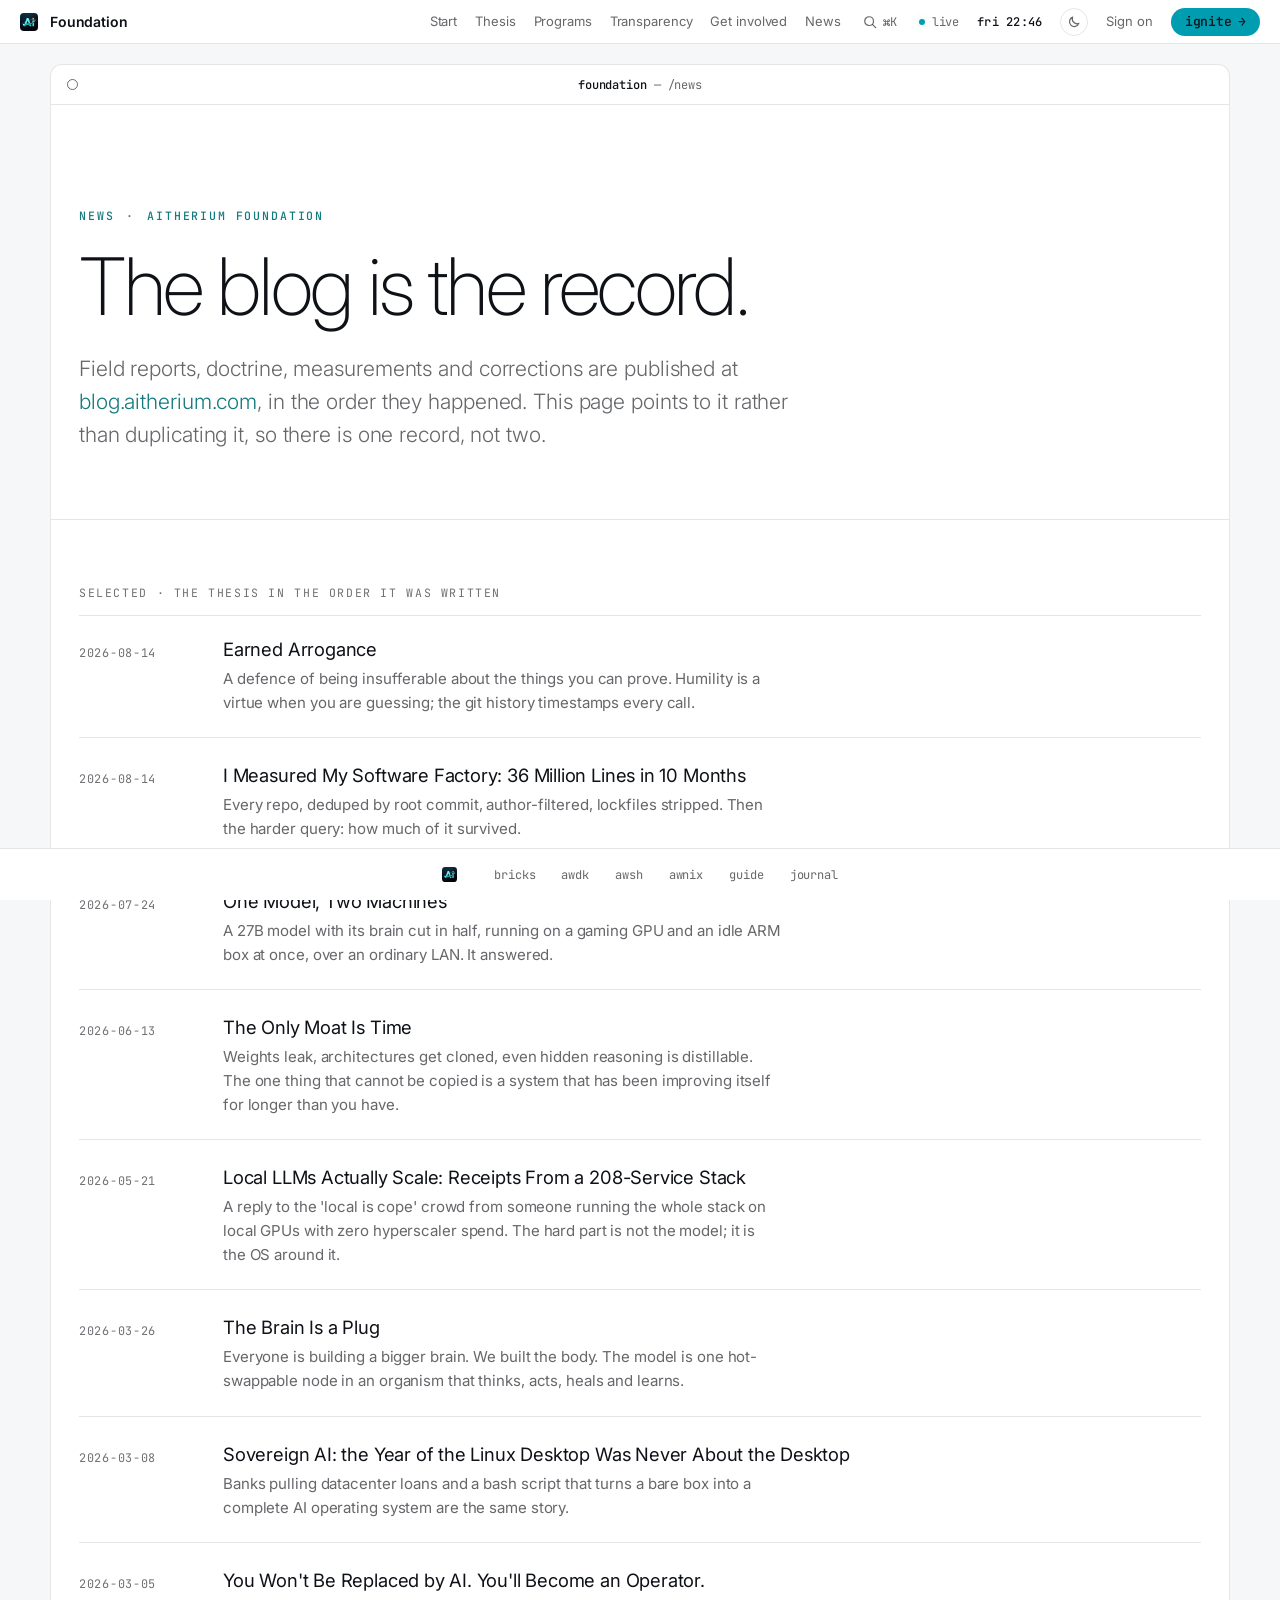
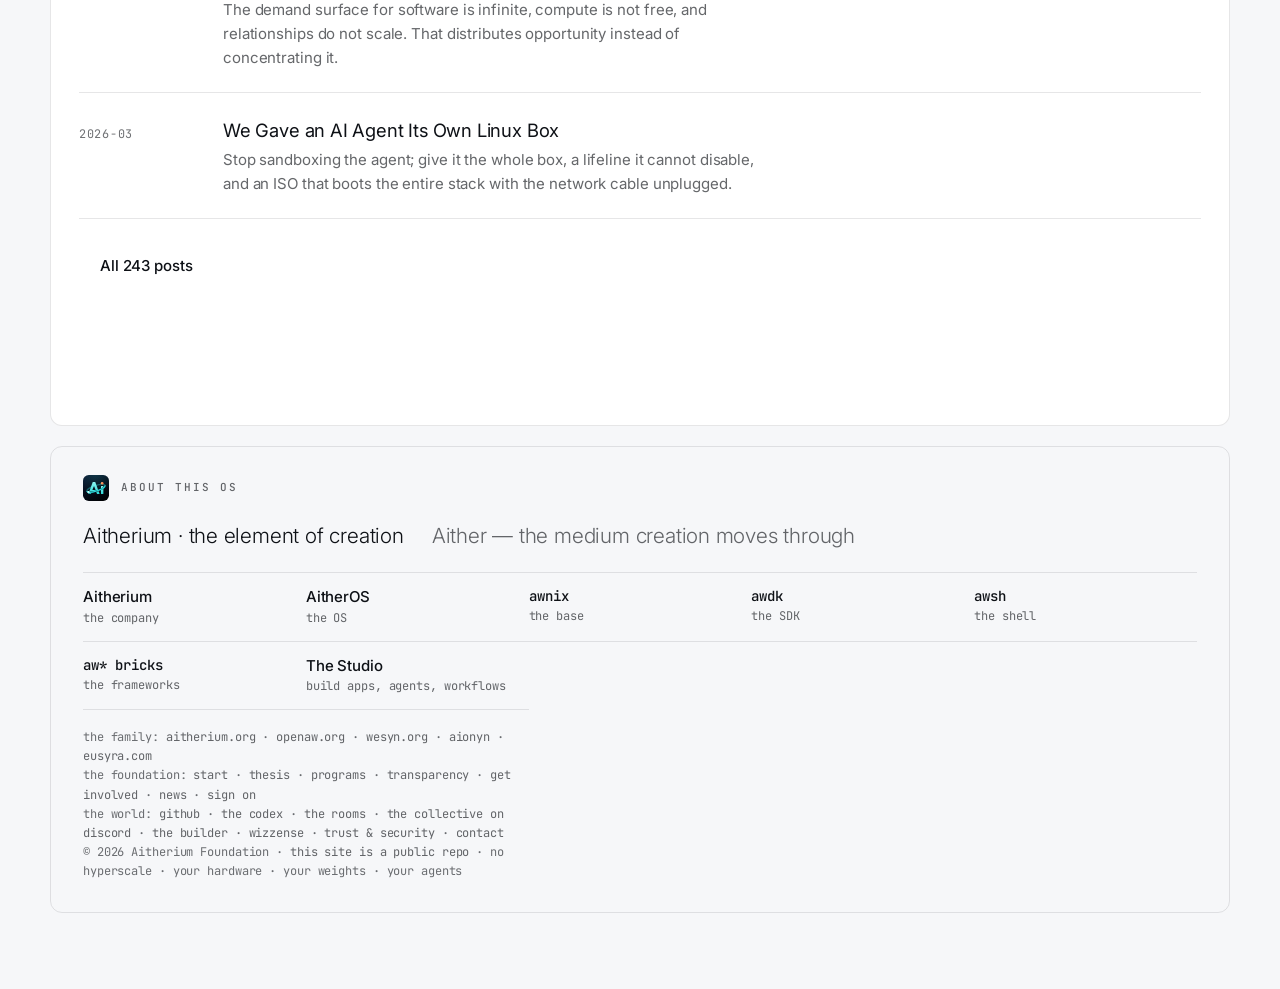
<file: news.html>
<!DOCTYPE html>
<html lang="en">
<head>
  <meta charset="utf-8">
  <meta name="viewport" content="width=device-width, initial-scale=1">
  <title>News — Aitherium Foundation</title>
  <meta name="description" content="The blog is the record. Selected posts that carry the thesis, in the order they were written.">
  <meta property="og:type" content="website">
  <meta property="og:site_name" content="Aitherium Foundation">
  <meta property="og:title" content="News — Aitherium Foundation">
  <meta property="og:description" content="The blog is the record. Selected posts that carry the thesis, in the order they were written.">
  <meta property="og:url" content="https://aitherium.org/news.html">
  <link rel="canonical" href="https://aitherium.org/news.html">
  <link rel="icon" href="brand/aither-icon.svg">
  <link rel="icon" type="image/png" sizes="192x192" href="brand/aither-icon-192.png">
  <link rel="apple-touch-icon" href="brand/aither-icon-192.png">
  <meta property="og:image" content="https://aitherium.org/brand/aither-icon-512.png">
  <meta name="twitter:card" content="summary">
  <meta name="twitter:image" content="https://aitherium.org/brand/aither-icon-512.png">
  <link rel="stylesheet" href="https://fonts.googleapis.com/css2?family=Inter:wght@200;300;400;500;600&family=JetBrains+Mono:wght@400;500&display=swap">
  <link rel="stylesheet" href="kit/tokens.css">
  <link rel="stylesheet" href="kit/frame.css">
  <link rel="stylesheet" href="theme.css?v=039da680b2">
  <link rel="stylesheet" href="styles.css?v=0b318f308f">
  <script>(function(){var d=document.documentElement,t;try{t=localStorage.getItem('aitherium-theme')}catch(e){}
  d.setAttribute('data-theme',t==='dark'?'dark':'light');
  var m=document.createElement('meta');m.name='theme-color';
  m.content=getComputedStyle(d).getPropertyValue('--fk-bg').trim();document.head.appendChild(m);})();</script>
</head>
<body>
<a class="fk-skip" href="#fk-main">Skip to content</a>
<header class="fk-menubar" role="banner">
  <a class="fk-brand" href="index.html" aria-label="Aitherium Foundation home"><img class="fk-mark" src="brand/aither-icon.svg" alt="" aria-hidden="true"><span class="fk-app">Foundation</span></a>
  <span class="fk-sp"></span>
  <nav class="fk-links" aria-label="Foundation"><a href="start.html">Start</a><a href="about.html">Thesis</a><a href="programs.html">Programs</a><a href="transparency.html">Transparency</a><a href="get-involved.html">Get involved</a><a href="news.html" aria-current="page">News</a></nav>
  <a class="fk-k" href="#fk-about" data-fk-spotlight aria-label="Search (Ctrl K)"><svg viewBox="0 0 16 16" fill="none" aria-hidden="true"><circle cx="7" cy="7" r="5" stroke="currentColor" stroke-width="1.4"/><path d="M11 11l3.5 3.5" stroke="currentColor" stroke-width="1.4" stroke-linecap="round"/></svg><span>⌘K</span></a>
  <span class="fk-live"><i class="fk-dot" aria-hidden="true"></i><span>live</span></span>
  <time class="fk-clock" data-fk-clock></time>
  <button class="fk-theme" type="button" data-theme-toggle aria-pressed="false" aria-label="Dark mode" title="Dark mode"><svg class="moon" viewBox="0 0 16 16" fill="none" aria-hidden="true"><path d="M13.5 9.6A5.5 5.5 0 0 1 6.4 2.5a5.5 5.5 0 1 0 7.1 7.1z" stroke="currentColor" stroke-width="1.4" stroke-linejoin="round"/></svg><svg class="sun" viewBox="0 0 16 16" fill="none" aria-hidden="true"><circle cx="8" cy="8" r="3" stroke="currentColor" stroke-width="1.4"/><path d="M8 1v1.6M8 13.4V15M1 8h1.6M13.4 8H15M3 3l1.1 1.1M11.9 11.9L13 13M3 13l1.1-1.1M11.9 4.1L13 3" stroke="currentColor" stroke-width="1.4" stroke-linecap="round"/></svg></button>
  <a class="fk-signon" href="https://aitherium.com/">Sign on</a>
  <a class="fk-ignite" href="https://aitherium.com/">ignite <span aria-hidden="true">→</span></a>
</header>

<main class="fk-window" id="fk-main">
  <div class="fk-titlebar"><span class="fk-title"><b>foundation</b> — /news</span></div>
  <div class="fk-body">
  <section class="hero" style="padding-bottom:40px">
    <div class="container" style="display:block">
      <p class="eyebrow">News <span class="sep">·</span> Aitherium Foundation</p>
      <h1>The blog is the&nbsp;record.</h1>
      <p class="lede">Field reports, doctrine, measurements and corrections are published at
      <a href="https://blog.aitherium.com" rel="noopener">blog.aitherium.com</a>, in the order they happened. This page
      points to it rather than duplicating it, so there is one record, not two.</p>
    </div>
  </section>

  <section class="tight">
    <div class="container">
      <span class="kicker">Selected · the thesis in the order it was written</span>
      <ul class="posts">
        <li><span class="d">2026-08-14</span><div><h3><a href="https://blog.aitherium.com/blog/earned-arrogance" rel="noopener">Earned Arrogance</a></h3><p>A defence of being insufferable about the things you can prove. Humility is a virtue when you are guessing; the git history timestamps every call.</p></div></li>
        <li><span class="d">2026-08-14</span><div><h3><a href="https://blog.aitherium.com/blog/i-measured-my-software-factory-36-million-lines-in-10-months" rel="noopener">I Measured My Software Factory: 36 Million Lines in 10 Months</a></h3><p>Every repo, deduped by root commit, author-filtered, lockfiles stripped. Then the harder query: how much of it survived.</p></div></li>
        <li><span class="d">2026-07-24</span><div><h3><a href="https://blog.aitherium.com/blog/one-model-two-machines-distributed-inference-on-hardware-we-own" rel="noopener">One Model, Two Machines</a></h3><p>A 27B model with its brain cut in half, running on a gaming GPU and an idle ARM box at once, over an ordinary LAN. It answered.</p></div></li>
        <li><span class="d">2026-06-13</span><div><h3><a href="https://blog.aitherium.com/blog/the-only-moat-is-time" rel="noopener">The Only Moat Is Time</a></h3><p>Weights leak, architectures get cloned, even hidden reasoning is distillable. The one thing that cannot be copied is a system that has been improving itself for longer than you have.</p></div></li>
        <li><span class="d">2026-05-21</span><div><h3><a href="https://blog.aitherium.com/blog/local-llms-actually-scale-receipts-from-a-208-service-stack" rel="noopener">Local LLMs Actually Scale: Receipts From a 208-Service Stack</a></h3><p>A reply to the 'local is cope' crowd from someone running the whole stack on local GPUs with zero hyperscaler spend. The hard part is not the model; it is the OS around it.</p></div></li>
        <li><span class="d">2026-03-26</span><div><h3><a href="https://blog.aitherium.com/blog/the-brain-is-a-plug" rel="noopener">The Brain Is a Plug</a></h3><p>Everyone is building a bigger brain. We built the body. The model is one hot-swappable node in an organism that thinks, acts, heals and learns.</p></div></li>
        <li><span class="d">2026-03-08</span><div><h3><a href="https://blog.aitherium.com/blog/sovereign-deployment-year-of-linux-desktop" rel="noopener">Sovereign AI: the Year of the Linux Desktop Was Never About the Desktop</a></h3><p>Banks pulling datacenter loans and a bash script that turns a bare box into a complete AI operating system are the same story.</p></div></li>
        <li><span class="d">2026-03-05</span><div><h3><a href="https://blog.aitherium.com/blog/you-wont-be-replaced-youll-become-an-operator" rel="noopener">You Won't Be Replaced by AI. You'll Become an Operator.</a></h3><p>The demand surface for software is infinite, compute is not free, and relationships do not scale. That distributes opportunity instead of concentrating it.</p></div></li>
        <li><span class="d">2026-03</span><div><h3><a href="https://blog.aitherium.com/blog/we-gave-an-ai-agent-its-own-linux-box" rel="noopener">We Gave an AI Agent Its Own Linux Box</a></h3><p>Stop sandboxing the agent; give it the whole box, a lifeline it cannot disable, and an ISO that boots the entire stack with the network cable unplugged.</p></div></li>
      </ul>
      <div class="actions"><a class="btn btn-primary" href="https://blog.aitherium.com" rel="noopener">All 243 posts</a></div>
    </div>
  </section>
  </div>
</main>

<footer class="fk-about" id="fk-about" aria-labelledby="fk-about-h">
  <div class="fk-about-hd"><img class="fk-mark" src="brand/aither-icon.svg" alt="" aria-hidden="true"><h2 id="fk-about-h">About this OS</h2></div>
  <p class="fk-brandlines"><span>Aitherium · the element of creation</span><span>Aither — the medium creation moves through</span></p>
  <div class="fk-family"><a href="https://aitherium.com/about"><span class="n">Aitherium</span><span class="r">the company</span></a><a href="https://aitherium.com/"><span class="n">AitherOS</span><span class="r">the OS</span></a><a href="https://aitherium.github.io/awnix/"><span class="n m">awnix</span><span class="r">the base</span></a><a href="https://aitherium.github.io/awdk/"><span class="n m">awdk</span><span class="r">the SDK</span></a><a href="https://aitherium.github.io/awsh/"><span class="n m">awsh</span><span class="r">the shell</span></a><a href="https://aitherium.github.io/"><span class="n m">aw* bricks</span><span class="r">the frameworks</span></a><a href="https://aitherium.com/studio"><span class="n">The Studio</span><span class="r">build apps, agents, workflows</span></a></div>
  <p class="fk-colophon">the family: <a href="https://aitherium.org/" rel="noopener">aitherium.org</a> · <a href="https://www.openaw.org/" rel="noopener">openaw.org</a> · <a href="https://wesyn.org/" rel="noopener">wesyn.org</a> · <a href="https://aionyn.aitherium.com/" rel="noopener">aionyn</a> · <a href="https://eusyra.com/" rel="noopener">eusyra.com</a><br>
  the foundation: <a href="start.html">start</a> · <a href="about.html">thesis</a> · <a href="programs.html">programs</a> · <a href="transparency.html">transparency</a> · <a href="get-involved.html">get involved</a> · <a href="news.html">news</a> · <a href="https://aitherium.com/">sign on</a><br>
  the world: <a href="https://github.com/Aitherium" rel="noopener">github</a> · <a href="https://aitherium.github.io/awknowledge/" rel="noopener">the codex</a> ·
  <a href="https://relay.aitherium.com" rel="noopener">the rooms</a> · <a href="https://discord.gg/kKhgRm9wH" rel="noopener">the collective on discord</a> ·
  <a href="https://wizzense.github.io/" rel="noopener">the builder · wizzense</a> · <a href="https://aitherium.com/trust/" rel="noopener">trust &amp; security</a> · <a href="mailto:foundation@aitherium.org">contact</a><br>
  © 2026 Aitherium Foundation · <a href="https://github.com/Aitherium/aitherium-org" rel="noopener">this site is a public repo</a> ·
  no hyperscale · your hardware · your weights · your agents</p>
</footer>
<nav class="fk-dock" aria-label="The family"><a href="https://aitherium.com/" aria-label="AitherOS"><img class="fk-mark" src="brand/aither-icon.svg" alt="" aria-hidden="true"></a><span class="fk-sep" aria-hidden="true"></span><a href="https://aitherium.github.io/">bricks</a><a href="https://aitherium.github.io/awdk/">awdk</a><a href="https://aitherium.github.io/awsh/">awsh</a><a href="https://aitherium.github.io/awnix/">awnix</a><a href="https://aitherium.github.io/awknowledge/">guide</a><a href="https://blog.aitherium.com/">journal</a></nav>
<script type="application/json" id="fk-index">[{"t":"Start","h":"start.html","k":"foundation","d":""},{"t":"Thesis","h":"about.html","k":"foundation","d":""},{"t":"Programs","h":"programs.html","k":"foundation","d":""},{"t":"Transparency","h":"transparency.html","k":"foundation","d":""},{"t":"Get involved","h":"get-involved.html","k":"foundation","d":""},{"t":"News","h":"news.html","k":"foundation","d":""},{"t":"Sign on","h":"https://aitherium.com/","k":"foundation","d":"AitherOS Online"},{"t":"Aitherium","h":"https://aitherium.com/about","k":"family","d":"the company"},{"t":"AitherOS","h":"https://aitherium.com/","k":"family","d":"the OS"},{"t":"awnix","h":"https://aitherium.github.io/awnix/","k":"family","d":"the base"},{"t":"awdk","h":"https://aitherium.github.io/awdk/","k":"family","d":"the SDK"},{"t":"awsh","h":"https://aitherium.github.io/awsh/","k":"family","d":"the shell"},{"t":"aw* bricks","h":"https://aitherium.github.io/","k":"family","d":"the frameworks"},{"t":"The Studio","h":"https://aitherium.com/studio","k":"family","d":"build apps, agents, workflows"},{"t":"journal","h":"https://blog.aitherium.com/","k":"family","d":"how it is built"}]</script>
<script src="kit/spotlight.js"></script>
<script src="app.js?v=42aafbf7d6"></script>
</body>
</html>
</file>
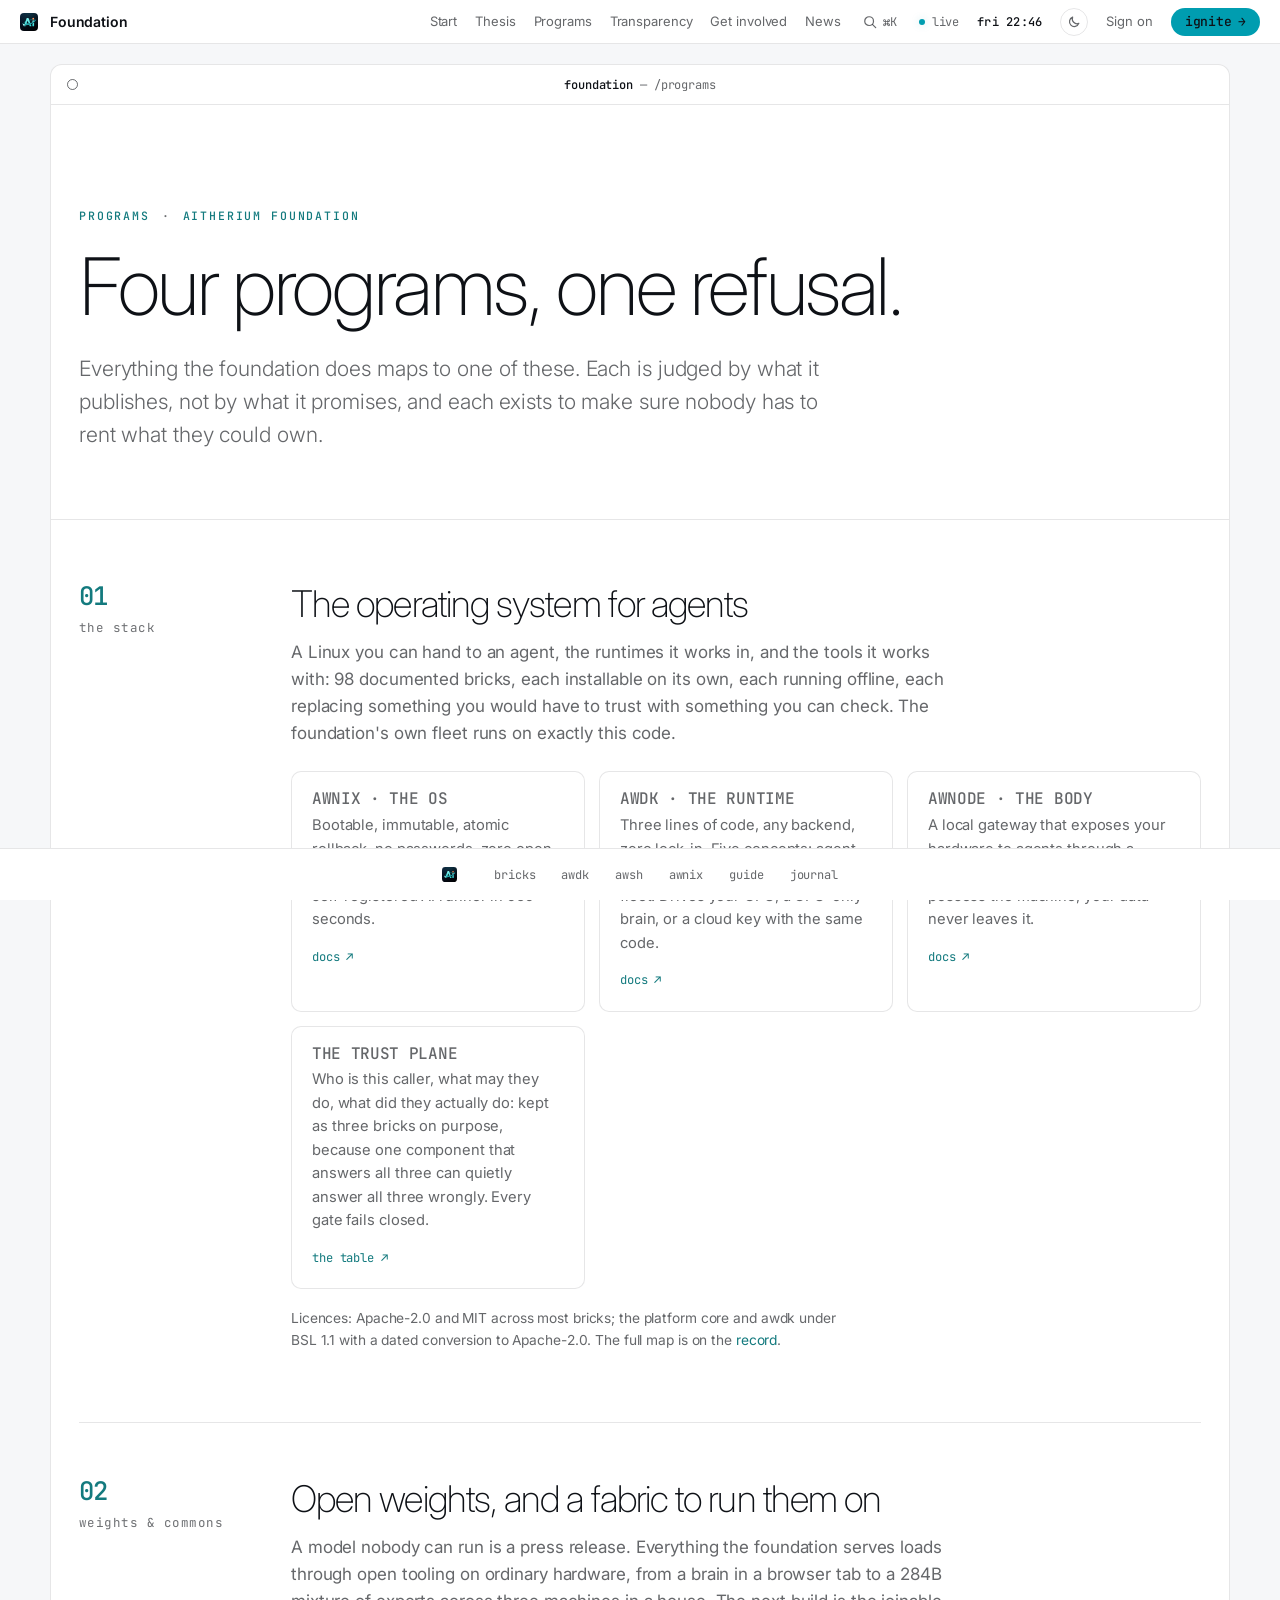
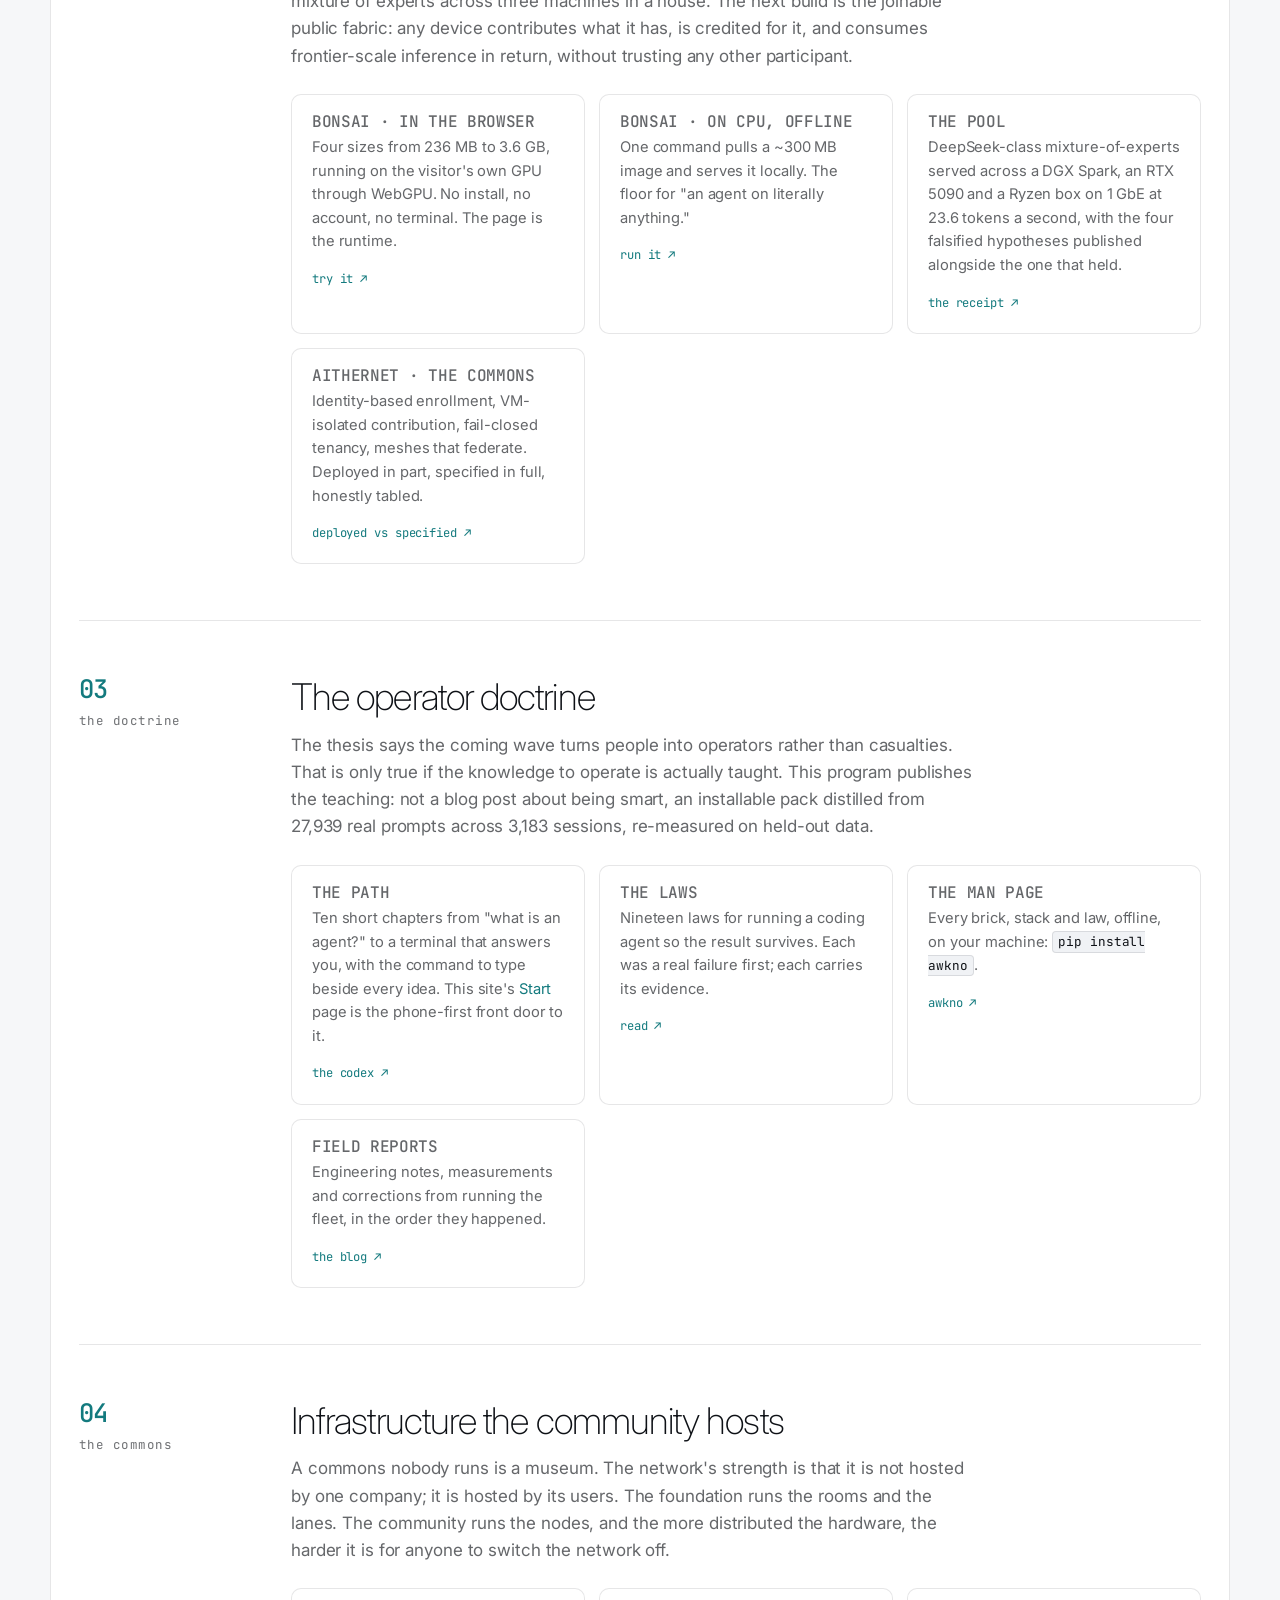
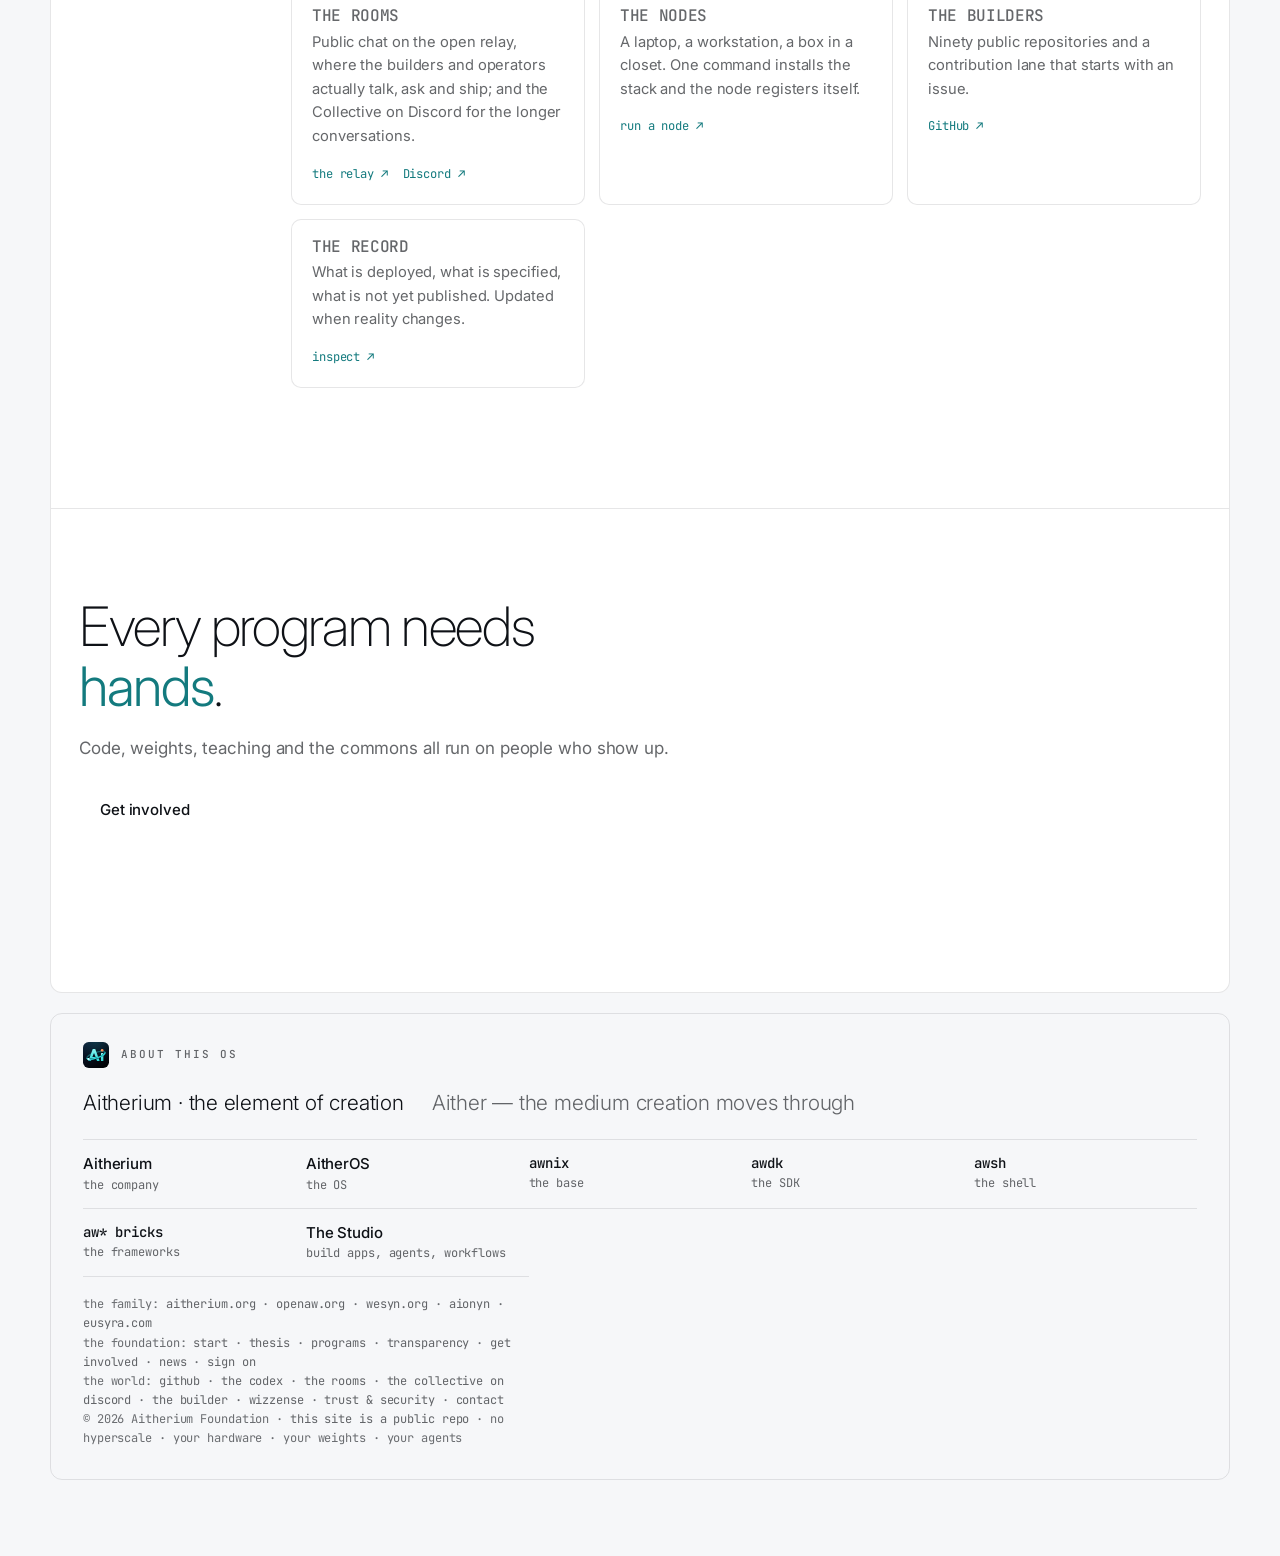
<file: programs.html>
<!DOCTYPE html>
<html lang="en">
<head>
  <meta charset="utf-8">
  <meta name="viewport" content="width=device-width, initial-scale=1">
  <title>Programs — Aitherium Foundation</title>
  <meta name="description" content="The stack, open weights and the commons, the operator doctrine, and the infrastructure the community hosts.">
  <meta property="og:type" content="website">
  <meta property="og:site_name" content="Aitherium Foundation">
  <meta property="og:title" content="Programs — Aitherium Foundation">
  <meta property="og:description" content="The stack, open weights and the commons, the operator doctrine, and the infrastructure the community hosts.">
  <meta property="og:url" content="https://aitherium.org/programs.html">
  <link rel="canonical" href="https://aitherium.org/programs.html">
  <link rel="icon" href="brand/aither-icon.svg">
  <link rel="icon" type="image/png" sizes="192x192" href="brand/aither-icon-192.png">
  <link rel="apple-touch-icon" href="brand/aither-icon-192.png">
  <meta property="og:image" content="https://aitherium.org/brand/aither-icon-512.png">
  <meta name="twitter:card" content="summary">
  <meta name="twitter:image" content="https://aitherium.org/brand/aither-icon-512.png">
  <link rel="stylesheet" href="https://fonts.googleapis.com/css2?family=Inter:wght@200;300;400;500;600&family=JetBrains+Mono:wght@400;500&display=swap">
  <link rel="stylesheet" href="kit/tokens.css">
  <link rel="stylesheet" href="kit/frame.css">
  <link rel="stylesheet" href="theme.css?v=039da680b2">
  <link rel="stylesheet" href="styles.css?v=0b318f308f">
  <script>(function(){var d=document.documentElement,t;try{t=localStorage.getItem('aitherium-theme')}catch(e){}
  d.setAttribute('data-theme',t==='dark'?'dark':'light');
  var m=document.createElement('meta');m.name='theme-color';
  m.content=getComputedStyle(d).getPropertyValue('--fk-bg').trim();document.head.appendChild(m);})();</script>
</head>
<body>
<a class="fk-skip" href="#fk-main">Skip to content</a>
<header class="fk-menubar" role="banner">
  <a class="fk-brand" href="index.html" aria-label="Aitherium Foundation home"><img class="fk-mark" src="brand/aither-icon.svg" alt="" aria-hidden="true"><span class="fk-app">Foundation</span></a>
  <span class="fk-sp"></span>
  <nav class="fk-links" aria-label="Foundation"><a href="start.html">Start</a><a href="about.html">Thesis</a><a href="programs.html" aria-current="page">Programs</a><a href="transparency.html">Transparency</a><a href="get-involved.html">Get involved</a><a href="news.html">News</a></nav>
  <a class="fk-k" href="#fk-about" data-fk-spotlight aria-label="Search (Ctrl K)"><svg viewBox="0 0 16 16" fill="none" aria-hidden="true"><circle cx="7" cy="7" r="5" stroke="currentColor" stroke-width="1.4"/><path d="M11 11l3.5 3.5" stroke="currentColor" stroke-width="1.4" stroke-linecap="round"/></svg><span>⌘K</span></a>
  <span class="fk-live"><i class="fk-dot" aria-hidden="true"></i><span>live</span></span>
  <time class="fk-clock" data-fk-clock></time>
  <button class="fk-theme" type="button" data-theme-toggle aria-pressed="false" aria-label="Dark mode" title="Dark mode"><svg class="moon" viewBox="0 0 16 16" fill="none" aria-hidden="true"><path d="M13.5 9.6A5.5 5.5 0 0 1 6.4 2.5a5.5 5.5 0 1 0 7.1 7.1z" stroke="currentColor" stroke-width="1.4" stroke-linejoin="round"/></svg><svg class="sun" viewBox="0 0 16 16" fill="none" aria-hidden="true"><circle cx="8" cy="8" r="3" stroke="currentColor" stroke-width="1.4"/><path d="M8 1v1.6M8 13.4V15M1 8h1.6M13.4 8H15M3 3l1.1 1.1M11.9 11.9L13 13M3 13l1.1-1.1M11.9 4.1L13 3" stroke="currentColor" stroke-width="1.4" stroke-linecap="round"/></svg></button>
  <a class="fk-signon" href="https://aitherium.com/">Sign on</a>
  <a class="fk-ignite" href="https://aitherium.com/">ignite <span aria-hidden="true">→</span></a>
</header>

<main class="fk-window" id="fk-main">
  <div class="fk-titlebar"><span class="fk-title"><b>foundation</b> — /programs</span></div>
  <div class="fk-body">
  <section class="hero" style="padding-bottom:40px">
    <div class="container" style="display:block">
      <p class="eyebrow">Programs <span class="sep">·</span> Aitherium Foundation</p>
      <h1>Four programs, one&nbsp;refusal.</h1>
      <p class="lede">Everything the foundation does maps to one of these. Each is judged by what it
      publishes, not by what it promises, and each exists to make sure nobody has to rent what they
      could own.</p>
    </div>
  </section>

  <section class="tight">
    <div class="container">
      <article class="program" id="open-source">
        <div class="n"><b>01</b>the stack</div>
        <div>
          <h2>The operating system for agents</h2>
          <p>A Linux you can hand to an agent, the runtimes it works in, and the tools it works with:
          98 documented bricks, each installable on its own, each running offline, each
          replacing something you would have to trust with something you can check. The foundation's
          own fleet runs on exactly this code.</p>
          <div class="items">
            <div class="item"><h4>awnix · the OS</h4><p>Bootable, immutable, atomic rollback, no
            passwords, zero open ports. A fresh cloud box became a self-registered AI runner in 969
            seconds.</p><a class="more" href="https://aitherium.github.io/awnix/" rel="noopener">docs ↗</a></div>
            <div class="item"><h4>awdk · the runtime</h4><p>Three lines of code, any backend, zero
            lock-in. Five concepts: agent, backend, effort routing, memory, fleet. Drives your GPU,
            a CPU-only brain, or a cloud key with the same code.</p><a class="more" href="https://aitherium.github.io/awdk/" rel="noopener">docs ↗</a></div>
            <div class="item"><h4>awnode · the body</h4><p>A local gateway that exposes your hardware
            to agents through a secure tunnel. Cloud agents possess the machine; your data never
            leaves it.</p><a class="more" href="https://aitherium.github.io/awnode/" rel="noopener">docs ↗</a></div>
            <div class="item"><h4>The trust plane</h4><p>Who is this caller, what may they do, what
            did they actually do: kept as three bricks on purpose, because one component that answers
            all three can quietly answer all three wrongly. Every gate fails closed.</p><a class="more" href="index.html#stack">the table ↗</a></div>
          </div>
          <p class="small" style="margin-top:18px">Licences: Apache-2.0 and MIT across most bricks;
          the platform core and awdk under BSL 1.1 with a dated conversion to Apache-2.0. The full
          map is on the <a href="transparency.html#licences">record</a>.</p>
        </div>
      </article>

      <article class="program" id="open-models">
        <div class="n"><b>02</b>weights &amp; commons</div>
        <div>
          <h2>Open weights, and a fabric to run them on</h2>
          <p>A model nobody can run is a press release. Everything the foundation serves loads through
          open tooling on ordinary hardware, from a brain in a browser tab to a 284B mixture of
          experts across three machines in a house. The next build is the joinable public fabric:
          any device contributes what it has, is credited for it, and consumes frontier-scale
          inference in return, without trusting any other participant.</p>
          <div class="items">
            <div class="item"><h4>Bonsai · in the browser</h4><p>Four sizes from 236 MB to 3.6 GB,
            running on the visitor's own GPU through WebGPU. No install, no account, no terminal. The
            page is the runtime.</p><a class="more" href="https://aitherium.com/" rel="noopener">try it ↗</a></div>
            <div class="item"><h4>Bonsai · on CPU, offline</h4><p>One command pulls a ~300 MB image
            and serves it locally. The floor for "an agent on literally anything."</p><a class="more" href="get-involved.html#run">run it ↗</a></div>
            <div class="item"><h4>The pool</h4><p>DeepSeek-class mixture-of-experts served across a
            DGX Spark, an RTX 5090 and a Ryzen box on 1 GbE at 23.6 tokens a second, with the four
            falsified hypotheses published alongside the one that held.</p><a class="more" href="https://blog.aitherium.com/blog/one-model-two-machines-distributed-inference-on-hardware-we-own" rel="noopener">the receipt ↗</a></div>
            <div class="item"><h4>AitherNet · the commons</h4><p>Identity-based enrollment, VM-isolated
            contribution, fail-closed tenancy, meshes that federate. Deployed in part, specified in
            full, honestly tabled.</p><a class="more" href="transparency.html#deployed">deployed vs specified ↗</a></div>
          </div>
        </div>
      </article>

      <article class="program" id="education">
        <div class="n"><b>03</b>the doctrine</div>
        <div>
          <h2>The operator doctrine</h2>
          <p>The thesis says the coming wave turns people into operators rather than casualties. That
          is only true if the knowledge to operate is actually taught. This program publishes the
          teaching: not a blog post about being smart, an installable pack distilled from 27,939 real
          prompts across 3,183 sessions, re-measured on held-out data.</p>
          <div class="items">
            <div class="item"><h4>The path</h4><p>Ten short chapters from "what is an agent?" to a
            terminal that answers you, with the command to type beside every idea. This site's
            <a href="start.html">Start</a> page is the phone-first front door to it.</p><a class="more" href="https://aitherium.github.io/awknowledge/" rel="noopener">the codex ↗</a></div>
            <div class="item"><h4>The laws</h4><p>Nineteen laws for running a coding agent so the
            result survives. Each was a real failure first; each carries its evidence.</p><a class="more" href="https://github.com/Aitherium/awknowledge" rel="noopener">read ↗</a></div>
            <div class="item"><h4>The man page</h4><p>Every brick, stack and law, offline, on your
            machine: <code>pip install awkno</code>.</p><a class="more" href="https://github.com/Aitherium/awkno" rel="noopener">awkno ↗</a></div>
            <div class="item"><h4>Field reports</h4><p>Engineering notes, measurements and
            corrections from running the fleet, in the order they happened.</p><a class="more" href="https://blog.aitherium.com" rel="noopener">the blog ↗</a></div>
          </div>
        </div>
      </article>

      <article class="program" id="community">
        <div class="n"><b>04</b>the commons</div>
        <div>
          <h2>Infrastructure the community hosts</h2>
          <p>A commons nobody runs is a museum. The network's strength is that it is not hosted by one
          company; it is hosted by its users. The foundation runs the rooms and the lanes. The
          community runs the nodes, and the more distributed the hardware, the harder it is for anyone
          to switch the network off.</p>
          <div class="items">
            <div class="item"><h4>The rooms</h4><p>Public chat on the open relay, where the builders and
            operators actually talk, ask and ship; and the Collective on Discord for the longer
            conversations.</p><a class="more" href="https://relay.aitherium.com" rel="noopener">the relay ↗</a> &nbsp; <a class="more" href="https://discord.gg/kKhgRm9wH" rel="noopener">Discord ↗</a></div>
            <div class="item"><h4>The nodes</h4><p>A laptop, a workstation, a box in a closet. One
            command installs the stack and the node registers itself.</p><a class="more" href="get-involved.html#hardware">run a node ↗</a></div>
            <div class="item"><h4>The builders</h4><p>Ninety public repositories and a
            contribution lane that starts with an issue.</p><a class="more" href="https://github.com/Aitherium" rel="noopener">GitHub ↗</a></div>
            <div class="item"><h4>The record</h4><p>What is deployed, what is specified, what is not
            yet published. Updated when reality changes.</p><a class="more" href="transparency.html">inspect ↗</a></div>
          </div>
        </div>
      </article>
    </div>
  </section>

  <section class="ignite">
    <div class="container">
      <h2>Every program needs <em>hands</em>.</h2>
      <p>Code, weights, teaching and the commons all run on people who show up.</p>
      <div class="actions"><a class="btn btn-forge" href="get-involved.html">Get involved</a></div>
    </div>
  </section>
  </div>
</main>

<footer class="fk-about" id="fk-about" aria-labelledby="fk-about-h">
  <div class="fk-about-hd"><img class="fk-mark" src="brand/aither-icon.svg" alt="" aria-hidden="true"><h2 id="fk-about-h">About this OS</h2></div>
  <p class="fk-brandlines"><span>Aitherium · the element of creation</span><span>Aither — the medium creation moves through</span></p>
  <div class="fk-family"><a href="https://aitherium.com/about"><span class="n">Aitherium</span><span class="r">the company</span></a><a href="https://aitherium.com/"><span class="n">AitherOS</span><span class="r">the OS</span></a><a href="https://aitherium.github.io/awnix/"><span class="n m">awnix</span><span class="r">the base</span></a><a href="https://aitherium.github.io/awdk/"><span class="n m">awdk</span><span class="r">the SDK</span></a><a href="https://aitherium.github.io/awsh/"><span class="n m">awsh</span><span class="r">the shell</span></a><a href="https://aitherium.github.io/"><span class="n m">aw* bricks</span><span class="r">the frameworks</span></a><a href="https://aitherium.com/studio"><span class="n">The Studio</span><span class="r">build apps, agents, workflows</span></a></div>
  <p class="fk-colophon">the family: <a href="https://aitherium.org/" rel="noopener">aitherium.org</a> · <a href="https://www.openaw.org/" rel="noopener">openaw.org</a> · <a href="https://wesyn.org/" rel="noopener">wesyn.org</a> · <a href="https://aionyn.aitherium.com/" rel="noopener">aionyn</a> · <a href="https://eusyra.com/" rel="noopener">eusyra.com</a><br>
  the foundation: <a href="start.html">start</a> · <a href="about.html">thesis</a> · <a href="programs.html">programs</a> · <a href="transparency.html">transparency</a> · <a href="get-involved.html">get involved</a> · <a href="news.html">news</a> · <a href="https://aitherium.com/">sign on</a><br>
  the world: <a href="https://github.com/Aitherium" rel="noopener">github</a> · <a href="https://aitherium.github.io/awknowledge/" rel="noopener">the codex</a> ·
  <a href="https://relay.aitherium.com" rel="noopener">the rooms</a> · <a href="https://discord.gg/kKhgRm9wH" rel="noopener">the collective on discord</a> ·
  <a href="https://wizzense.github.io/" rel="noopener">the builder · wizzense</a> · <a href="https://aitherium.com/trust/" rel="noopener">trust &amp; security</a> · <a href="mailto:foundation@aitherium.org">contact</a><br>
  © 2026 Aitherium Foundation · <a href="https://github.com/Aitherium/aitherium-org" rel="noopener">this site is a public repo</a> ·
  no hyperscale · your hardware · your weights · your agents</p>
</footer>
<nav class="fk-dock" aria-label="The family"><a href="https://aitherium.com/" aria-label="AitherOS"><img class="fk-mark" src="brand/aither-icon.svg" alt="" aria-hidden="true"></a><span class="fk-sep" aria-hidden="true"></span><a href="https://aitherium.github.io/">bricks</a><a href="https://aitherium.github.io/awdk/">awdk</a><a href="https://aitherium.github.io/awsh/">awsh</a><a href="https://aitherium.github.io/awnix/">awnix</a><a href="https://aitherium.github.io/awknowledge/">guide</a><a href="https://blog.aitherium.com/">journal</a></nav>
<script type="application/json" id="fk-index">[{"t":"Start","h":"start.html","k":"foundation","d":""},{"t":"Thesis","h":"about.html","k":"foundation","d":""},{"t":"Programs","h":"programs.html","k":"foundation","d":""},{"t":"Transparency","h":"transparency.html","k":"foundation","d":""},{"t":"Get involved","h":"get-involved.html","k":"foundation","d":""},{"t":"News","h":"news.html","k":"foundation","d":""},{"t":"Sign on","h":"https://aitherium.com/","k":"foundation","d":"AitherOS Online"},{"t":"Aitherium","h":"https://aitherium.com/about","k":"family","d":"the company"},{"t":"AitherOS","h":"https://aitherium.com/","k":"family","d":"the OS"},{"t":"awnix","h":"https://aitherium.github.io/awnix/","k":"family","d":"the base"},{"t":"awdk","h":"https://aitherium.github.io/awdk/","k":"family","d":"the SDK"},{"t":"awsh","h":"https://aitherium.github.io/awsh/","k":"family","d":"the shell"},{"t":"aw* bricks","h":"https://aitherium.github.io/","k":"family","d":"the frameworks"},{"t":"The Studio","h":"https://aitherium.com/studio","k":"family","d":"build apps, agents, workflows"},{"t":"journal","h":"https://blog.aitherium.com/","k":"family","d":"how it is built"}]</script>
<script src="kit/spotlight.js"></script>
<script src="app.js?v=42aafbf7d6"></script>
</body>
</html>
</file>
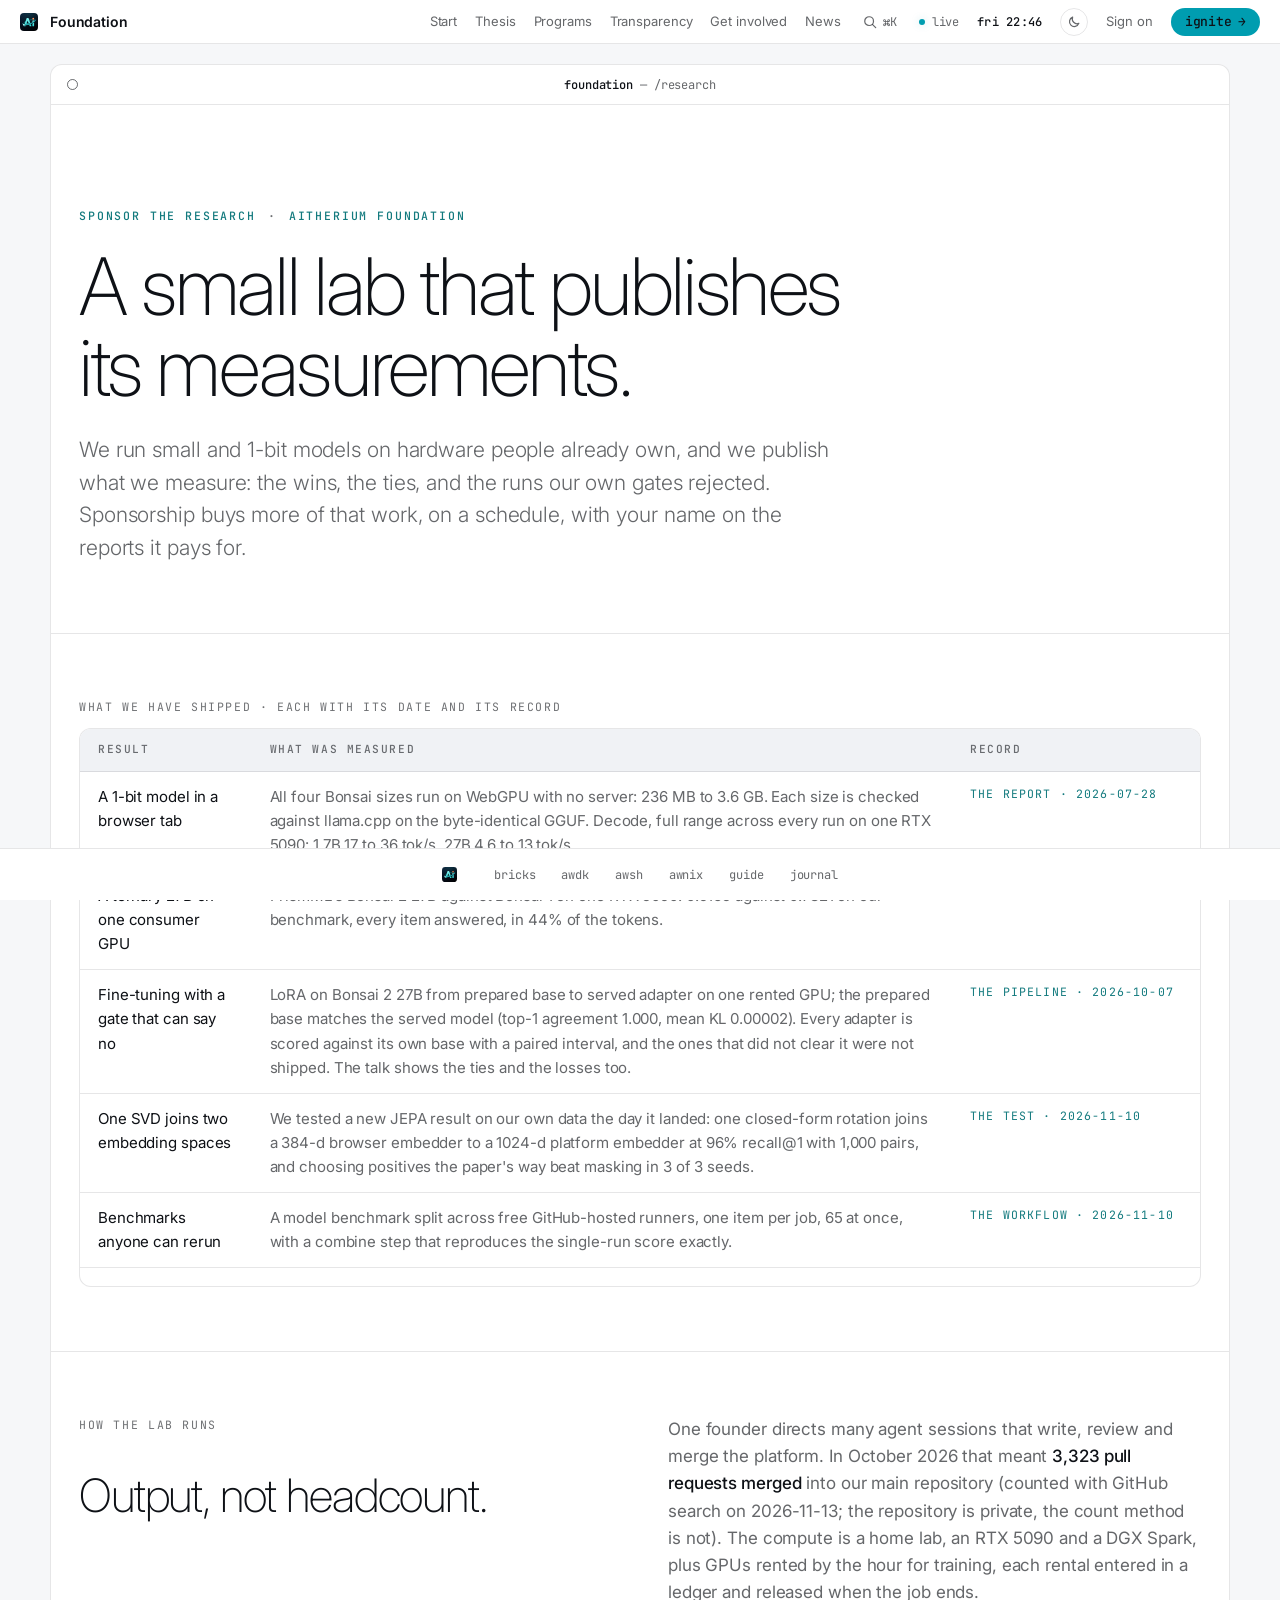
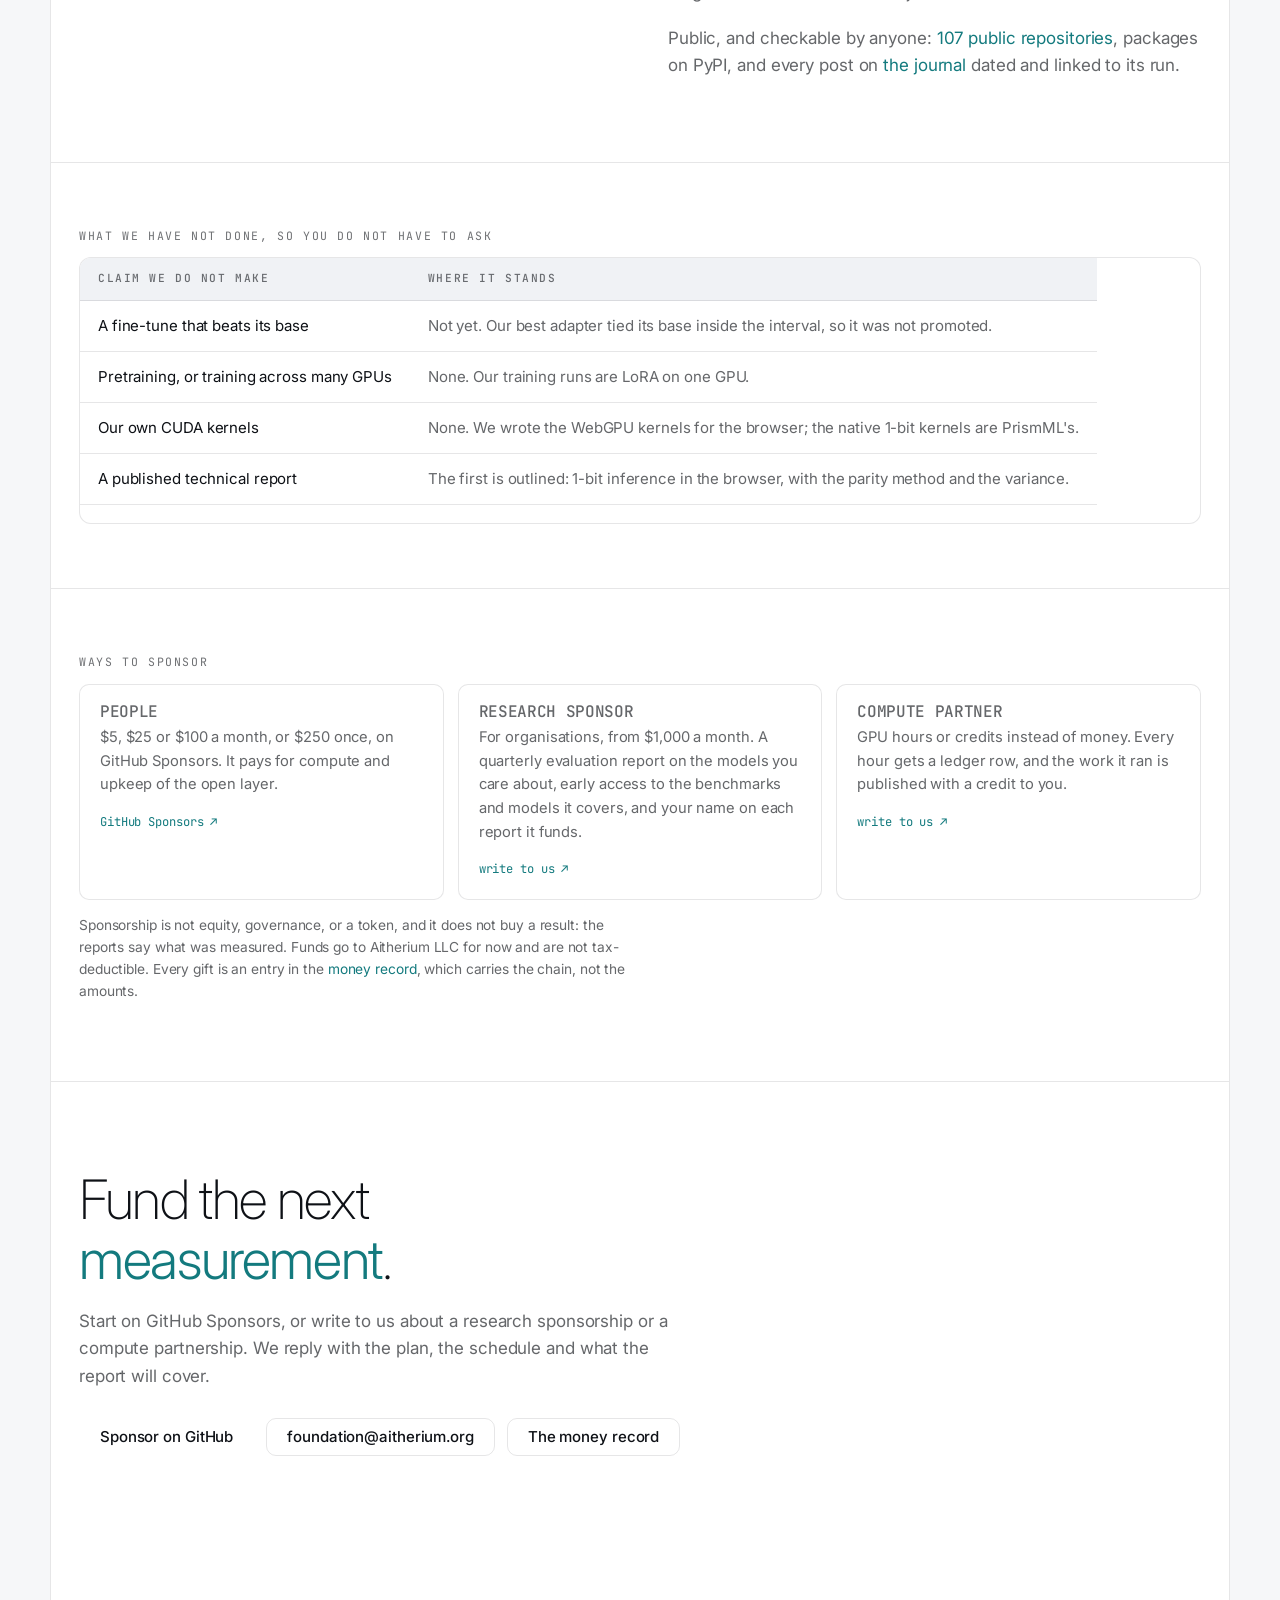
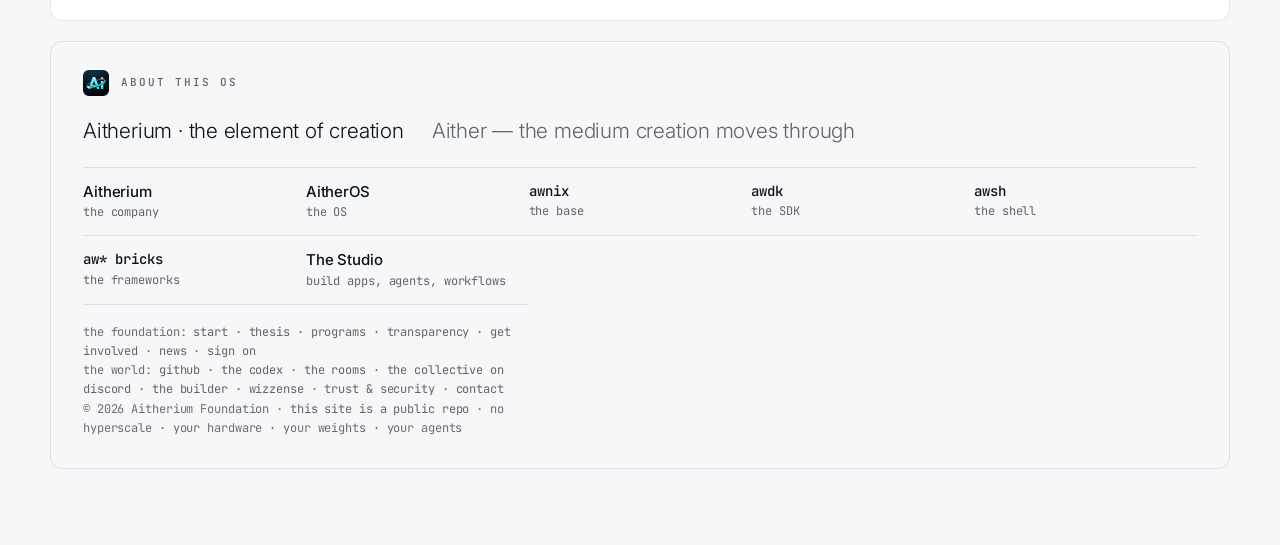
<file: research.html>
<!DOCTYPE html>
<html lang="en">
<head>
  <meta charset="utf-8">
  <meta name="viewport" content="width=device-width, initial-scale=1">
  <title>Sponsor the research — Aitherium Foundation</title>
  <meta name="description" content="A small lab that publishes its measurements: 1-bit models in a browser tab, a ternary 27B on one consumer GPU, fine-tunes behind a gate that can say no. Sponsor the next report.">
  <meta property="og:type" content="website">
  <meta property="og:site_name" content="Aitherium Foundation">
  <meta property="og:title" content="Sponsor the research — Aitherium Foundation">
  <meta property="og:description" content="A small lab that publishes its measurements: 1-bit models in a browser tab, a ternary 27B on one consumer GPU, fine-tunes behind a gate that can say no. Sponsor the next report.">
  <meta property="og:url" content="https://aitherium.org/research.html">
  <link rel="canonical" href="https://aitherium.org/research.html">
  <link rel="icon" href="brand/aither-icon.svg">
  <link rel="icon" type="image/png" sizes="192x192" href="brand/aither-icon-192.png">
  <link rel="apple-touch-icon" href="brand/aither-icon-192.png">
  <meta property="og:image" content="https://aitherium.org/brand/aither-icon-512.png">
  <meta name="twitter:card" content="summary">
  <meta name="twitter:image" content="https://aitherium.org/brand/aither-icon-512.png">
  <link rel="stylesheet" href="https://fonts.googleapis.com/css2?family=Inter:wght@200;300;400;500;600&family=JetBrains+Mono:wght@400;500&display=swap">
  <link rel="stylesheet" href="kit/tokens.css">
  <link rel="stylesheet" href="kit/frame.css">
  <link rel="stylesheet" href="theme.css?v=dbc67fb927">
  <link rel="stylesheet" href="styles.css?v=0b318f308f">
  <script>(function(){var d=document.documentElement,t;try{t=localStorage.getItem('aitherium-theme')}catch(e){}
  d.setAttribute('data-theme',t==='dark'?'dark':'light');
  var m=document.createElement('meta');m.name='theme-color';
  m.content=getComputedStyle(d).getPropertyValue('--fk-bg').trim();document.head.appendChild(m);})();</script>
</head>
<body>
<a class="fk-skip" href="#fk-main">Skip to content</a>
<header class="fk-menubar" role="banner">
  <a class="fk-brand" href="index.html" aria-label="Aitherium Foundation home"><img class="fk-mark" src="brand/aither-icon.svg" alt="" aria-hidden="true"><span class="fk-app">Foundation</span></a>
  <span class="fk-sp"></span>
  <nav class="fk-links" aria-label="Foundation"><a href="start.html">Start</a><a href="about.html">Thesis</a><a href="programs.html">Programs</a><a href="transparency.html">Transparency</a><a href="get-involved.html">Get involved</a><a href="news.html">News</a></nav>
  <a class="fk-k" href="#fk-about" data-fk-spotlight aria-label="Search (Ctrl K)"><svg viewBox="0 0 16 16" fill="none" aria-hidden="true"><circle cx="7" cy="7" r="5" stroke="currentColor" stroke-width="1.4"/><path d="M11 11l3.5 3.5" stroke="currentColor" stroke-width="1.4" stroke-linecap="round"/></svg><span>⌘K</span></a>
  <span class="fk-live"><i class="fk-dot" aria-hidden="true"></i><span>live</span></span>
  <time class="fk-clock" data-fk-clock></time>
  <button class="fk-theme" type="button" data-theme-toggle aria-pressed="false" aria-label="Dark mode" title="Dark mode"><svg class="moon" viewBox="0 0 16 16" fill="none" aria-hidden="true"><path d="M13.5 9.6A5.5 5.5 0 0 1 6.4 2.5a5.5 5.5 0 1 0 7.1 7.1z" stroke="currentColor" stroke-width="1.4" stroke-linejoin="round"/></svg><svg class="sun" viewBox="0 0 16 16" fill="none" aria-hidden="true"><circle cx="8" cy="8" r="3" stroke="currentColor" stroke-width="1.4"/><path d="M8 1v1.6M8 13.4V15M1 8h1.6M13.4 8H15M3 3l1.1 1.1M11.9 11.9L13 13M3 13l1.1-1.1M11.9 4.1L13 3" stroke="currentColor" stroke-width="1.4" stroke-linecap="round"/></svg></button>
  <a class="fk-signon" href="https://aitherium.com/">Sign on</a>
  <a class="fk-ignite" href="https://aitherium.com/">ignite <span aria-hidden="true">→</span></a>
</header>

<main class="fk-window" id="fk-main">
  <div class="fk-titlebar"><span class="fk-title"><b>foundation</b> — /research</span></div>
  <div class="fk-body">
  <section class="hero" style="padding-bottom:40px">
    <div class="container" style="display:block">
      <p class="eyebrow">Sponsor the research <span class="sep">·</span> Aitherium Foundation</p>
      <h1>A small lab that publishes its&nbsp;measurements.</h1>
      <p class="lede">We run small and 1-bit models on hardware people already own, and we publish
      what we measure: the wins, the ties, and the runs our own gates rejected. Sponsorship buys
      more of that work, on a schedule, with your name on the reports it pays for.</p>
    </div>
  </section>

  <section class="tight" id="results">
    <div class="container">
      <span class="kicker">What we have shipped · each with its date and its record</span>
      <div class="record-wrap"><div class="record">
        <table>
          <thead><tr><th>Result</th><th>What was measured</th><th>Record</th></tr></thead>
          <tbody><tr><td>A 1-bit model in a browser tab</td><td>All four Bonsai sizes run on WebGPU with no server: 236 MB to 3.6 GB. Each size is checked against llama.cpp on the byte-identical GGUF. Decode, full range across every run on one RTX 5090: 1.7B 17 to 36 tok/s, 27B 4.6 to 13 tok/s.</td><td class="st live"><a href="https://blog.aitherium.com/blog/all-four-bonsai-sizes-now-run-in-your-browser" rel="noopener">the report · 2026-07-28</a></td></tr><tr><td>A ternary 27B on one consumer GPU</td><td>PrismML's Bonsai 2 27B against Bonsai 1 on one RTX 5090: 0.9165 against 0.7821 on our benchmark, every item answered, in 44% of the tokens.</td><td class="st live"><a href="https://blog.aitherium.com/blog/bonsai-2-on-a-5090-better-answers-at-half-the-tokens" rel="noopener">the benchmark · 2026-09-19</a></td></tr><tr><td>Fine-tuning with a gate that can say no</td><td>LoRA on Bonsai 2 27B from prepared base to served adapter on one rented GPU; the prepared base matches the served model (top-1 agreement 1.000, mean KL 0.00002). Every adapter is scored against its own base with a paired interval, and the ones that did not clear it were not shipped. The talk shows the ties and the losses too.</td><td class="st live"><a href="https://blog.aitherium.com/blog/fine-tuning-bonsai-2-27b-end-to-end" rel="noopener">the pipeline · 2026-10-07</a></td></tr><tr><td>One SVD joins two embedding spaces</td><td>We tested a new JEPA result on our own data the day it landed: one closed-form rotation joins a 384-d browser embedder to a 1024-d platform embedder at 96% recall@1 with 1,000 pairs, and choosing positives the paper's way beat masking in 3 of 3 seeds.</td><td class="st live"><a href="https://blog.aitherium.com/blog/one-svd-joins-two-embedding-spaces-testing-the-platonic-jepa-paper-on-our-own-os" rel="noopener">the test · 2026-11-10</a></td></tr><tr><td>Benchmarks anyone can rerun</td><td>A model benchmark split across free GitHub-hosted runners, one item per job, 65 at once, with a combine step that reproduces the single-run score exactly.</td><td class="st live"><a href="https://blog.aitherium.com/blog/benchmark-a-local-model-on-github-runners" rel="noopener">the workflow · 2026-11-10</a></td></tr></tbody>
        </table>
      </div></div>
    </div>
  </section>

  <section class="tight" id="how">
    <div class="container two-col">
      <div>
        <span class="kicker">How the lab runs</span>
        <h2>Output, not&nbsp;headcount.</h2>
      </div>
      <div>
        <p>One founder directs many agent sessions that write, review and merge the platform. In
        October 2026 that meant <strong>3,323 pull requests merged</strong> into our main
        repository (counted with GitHub search on 2026-11-13; the repository is private, the
        count method is not). The compute is a home lab, an RTX 5090 and a DGX Spark, plus GPUs
        rented by the hour for training, each rental entered in a ledger and released when the
        job ends.</p>
        <p>Public, and checkable by anyone: <a href="https://github.com/Aitherium" rel="noopener">107 public
        repositories</a>, packages on PyPI, and every post on <a href="https://blog.aitherium.com" rel="noopener">the
        journal</a> dated and linked to its run.</p>
      </div>
    </div>
  </section>

  <section class="tight" id="not-yet">
    <div class="container">
      <span class="kicker">What we have not done, so you do not have to ask</span>
      <div class="record-wrap"><div class="record">
        <table>
          <thead><tr><th>Claim we do not make</th><th>Where it stands</th></tr></thead>
          <tbody>
            <tr><td>A fine-tune that beats its base</td><td>Not yet. Our best adapter tied its base inside the interval, so it was not promoted.</td></tr>
            <tr><td>Pretraining, or training across many GPUs</td><td>None. Our training runs are LoRA on one GPU.</td></tr>
            <tr><td>Our own CUDA kernels</td><td>None. We wrote the WebGPU kernels for the browser; the native 1-bit kernels are PrismML's.</td></tr>
            <tr><td>A published technical report</td><td>The first is outlined: 1-bit inference in the browser, with the parity method and the variance.</td></tr>
          </tbody>
        </table>
      </div></div>
    </div>
  </section>

  <section class="tight" id="tiers">
    <div class="container">
      <span class="kicker">Ways to sponsor</span>
      <div class="items" style="display:grid;grid-template-columns:repeat(auto-fit,minmax(240px,1fr));gap:14px">
        <div class="item"><h4>People</h4><p>$5, $25 or $100 a month, or $250 once, on GitHub Sponsors. It pays for compute and upkeep of the open layer.</p><a class="more" href="https://github.com/sponsors/Aitherium" rel="noopener">GitHub Sponsors ↗</a></div>
        <div class="item"><h4>Research sponsor</h4><p>For organisations, from $1,000 a month. A quarterly evaluation report on the models you care about, early access to the benchmarks and models it covers, and your name on each report it funds.</p><a class="more" href="mailto:foundation@aitherium.org">write to us ↗</a></div>
        <div class="item"><h4>Compute partner</h4><p>GPU hours or credits instead of money. Every hour gets a ledger row, and the work it ran is published with a credit to you.</p><a class="more" href="mailto:foundation@aitherium.org">write to us ↗</a></div>
      </div>
      <p class="small" style="margin-top:14px">Sponsorship is not equity, governance, or a token,
      and it does not buy a result: the reports say what was measured. Funds go to Aitherium LLC
      for now and are not tax-deductible. Every gift is an entry in the
      <a href="transparency.html#support-rail">money record</a>, which carries the chain, not the amounts.</p>
    </div>
  </section>

  <section class="ignite" id="support">
    <div class="container">
      <h2>Fund the next <em>measurement</em>.</h2>
      <p>Start on GitHub Sponsors, or write to us about a research sponsorship or a compute
      partnership. We reply with the plan, the schedule and what the report will cover.</p>
      <div class="actions"><a class="btn btn-forge" href="https://github.com/sponsors/Aitherium" rel="noopener">Sponsor on GitHub</a><a class="btn" href="mailto:foundation@aitherium.org">foundation@aitherium.org</a><a class="btn" href="transparency.html#support-rail">The money record</a></div>
    </div>
  </section>
  </div>
</main>

<footer class="fk-about" id="fk-about" aria-labelledby="fk-about-h">
  <div class="fk-about-hd"><img class="fk-mark" src="brand/aither-icon.svg" alt="" aria-hidden="true"><h2 id="fk-about-h">About this OS</h2></div>
  <p class="fk-brandlines"><span>Aitherium · the element of creation</span><span>Aither — the medium creation moves through</span></p>
  <div class="fk-family"><a href="https://aitherium.com/about"><span class="n">Aitherium</span><span class="r">the company</span></a><a href="https://aitherium.com/"><span class="n">AitherOS</span><span class="r">the OS</span></a><a href="https://aitherium.github.io/awnix/"><span class="n m">awnix</span><span class="r">the base</span></a><a href="https://aitherium.github.io/awdk/"><span class="n m">awdk</span><span class="r">the SDK</span></a><a href="https://aitherium.github.io/awsh/"><span class="n m">awsh</span><span class="r">the shell</span></a><a href="https://aitherium.github.io/"><span class="n m">aw* bricks</span><span class="r">the frameworks</span></a><a href="https://aitherium.com/studio"><span class="n">The Studio</span><span class="r">build apps, agents, workflows</span></a></div>
  <p class="fk-colophon">the foundation: <a href="start.html">start</a> · <a href="about.html">thesis</a> · <a href="programs.html">programs</a> · <a href="transparency.html">transparency</a> · <a href="get-involved.html">get involved</a> · <a href="news.html">news</a> · <a href="https://aitherium.com/">sign on</a><br>
  the world: <a href="https://github.com/Aitherium" rel="noopener">github</a> · <a href="https://aitherium.github.io/awknowledge/" rel="noopener">the codex</a> ·
  <a href="https://relay.aitherium.com" rel="noopener">the rooms</a> · <a href="https://discord.gg/kKhgRm9wH" rel="noopener">the collective on discord</a> ·
  <a href="https://wizzense.github.io/" rel="noopener">the builder · wizzense</a> · <a href="https://aitherium.com/trust/" rel="noopener">trust &amp; security</a> · <a href="mailto:foundation@aitherium.org">contact</a><br>
  © 2026 Aitherium Foundation · <a href="https://github.com/Aitherium/aitherium-org" rel="noopener">this site is a public repo</a> ·
  no hyperscale · your hardware · your weights · your agents</p>
</footer>
<nav class="fk-dock" aria-label="The family"><a href="https://aitherium.com/" aria-label="AitherOS"><img class="fk-mark" src="brand/aither-icon.svg" alt="" aria-hidden="true"></a><span class="fk-sep" aria-hidden="true"></span><a href="https://aitherium.github.io/">bricks</a><a href="https://aitherium.github.io/awdk/">awdk</a><a href="https://aitherium.github.io/awsh/">awsh</a><a href="https://aitherium.github.io/awnix/">awnix</a><a href="https://aitherium.github.io/awknowledge/">guide</a><a href="https://blog.aitherium.com/">journal</a></nav>
<script type="application/json" id="fk-index">[{"t":"Start","h":"start.html","k":"foundation","d":""},{"t":"Thesis","h":"about.html","k":"foundation","d":""},{"t":"Programs","h":"programs.html","k":"foundation","d":""},{"t":"Transparency","h":"transparency.html","k":"foundation","d":""},{"t":"Get involved","h":"get-involved.html","k":"foundation","d":""},{"t":"News","h":"news.html","k":"foundation","d":""},{"t":"Sign on","h":"https://aitherium.com/","k":"foundation","d":"AitherOS Online"},{"t":"Aitherium","h":"https://aitherium.com/about","k":"family","d":"the company"},{"t":"AitherOS","h":"https://aitherium.com/","k":"family","d":"the OS"},{"t":"awnix","h":"https://aitherium.github.io/awnix/","k":"family","d":"the base"},{"t":"awdk","h":"https://aitherium.github.io/awdk/","k":"family","d":"the SDK"},{"t":"awsh","h":"https://aitherium.github.io/awsh/","k":"family","d":"the shell"},{"t":"aw* bricks","h":"https://aitherium.github.io/","k":"family","d":"the frameworks"},{"t":"The Studio","h":"https://aitherium.com/studio","k":"family","d":"build apps, agents, workflows"},{"t":"journal","h":"https://blog.aitherium.com/","k":"family","d":"how it is built"}]</script>
<script src="kit/spotlight.js"></script>
<script src="app.js?v=42aafbf7d6"></script>
</body>
</html>
</file>
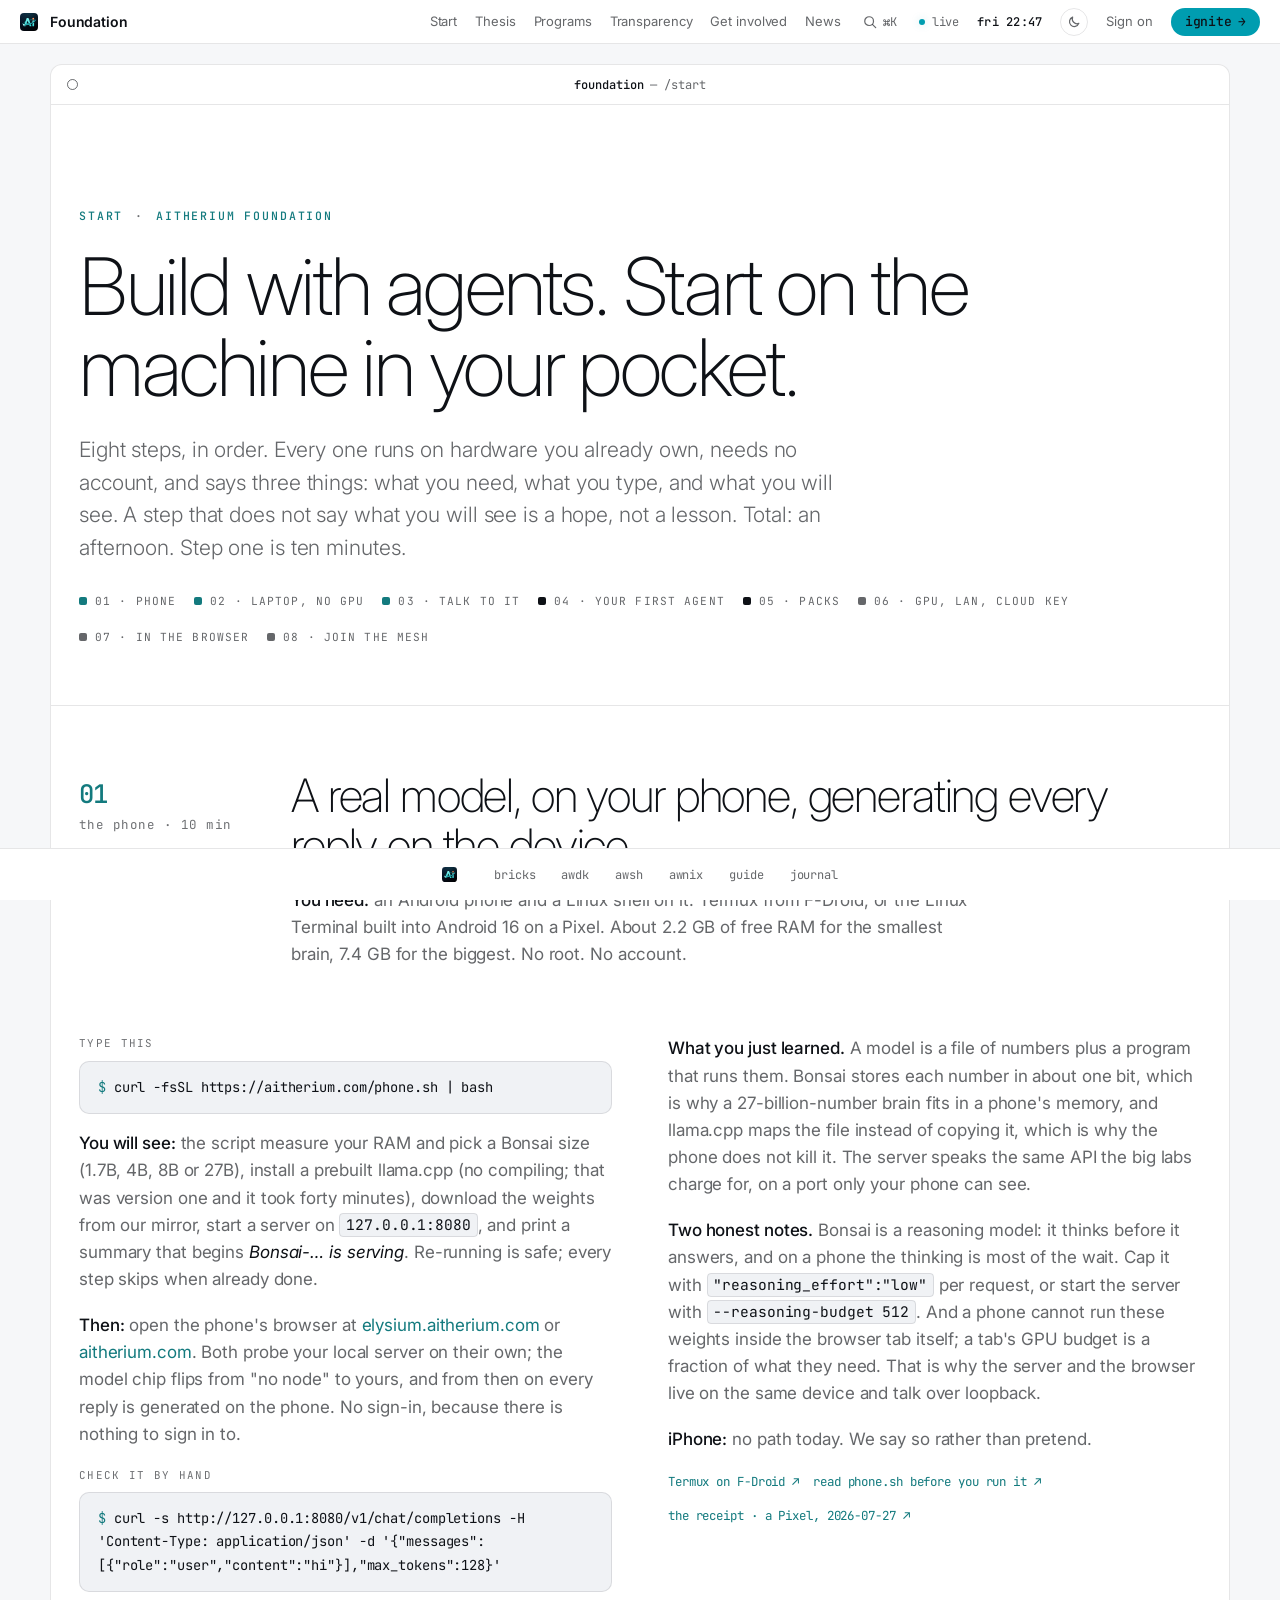
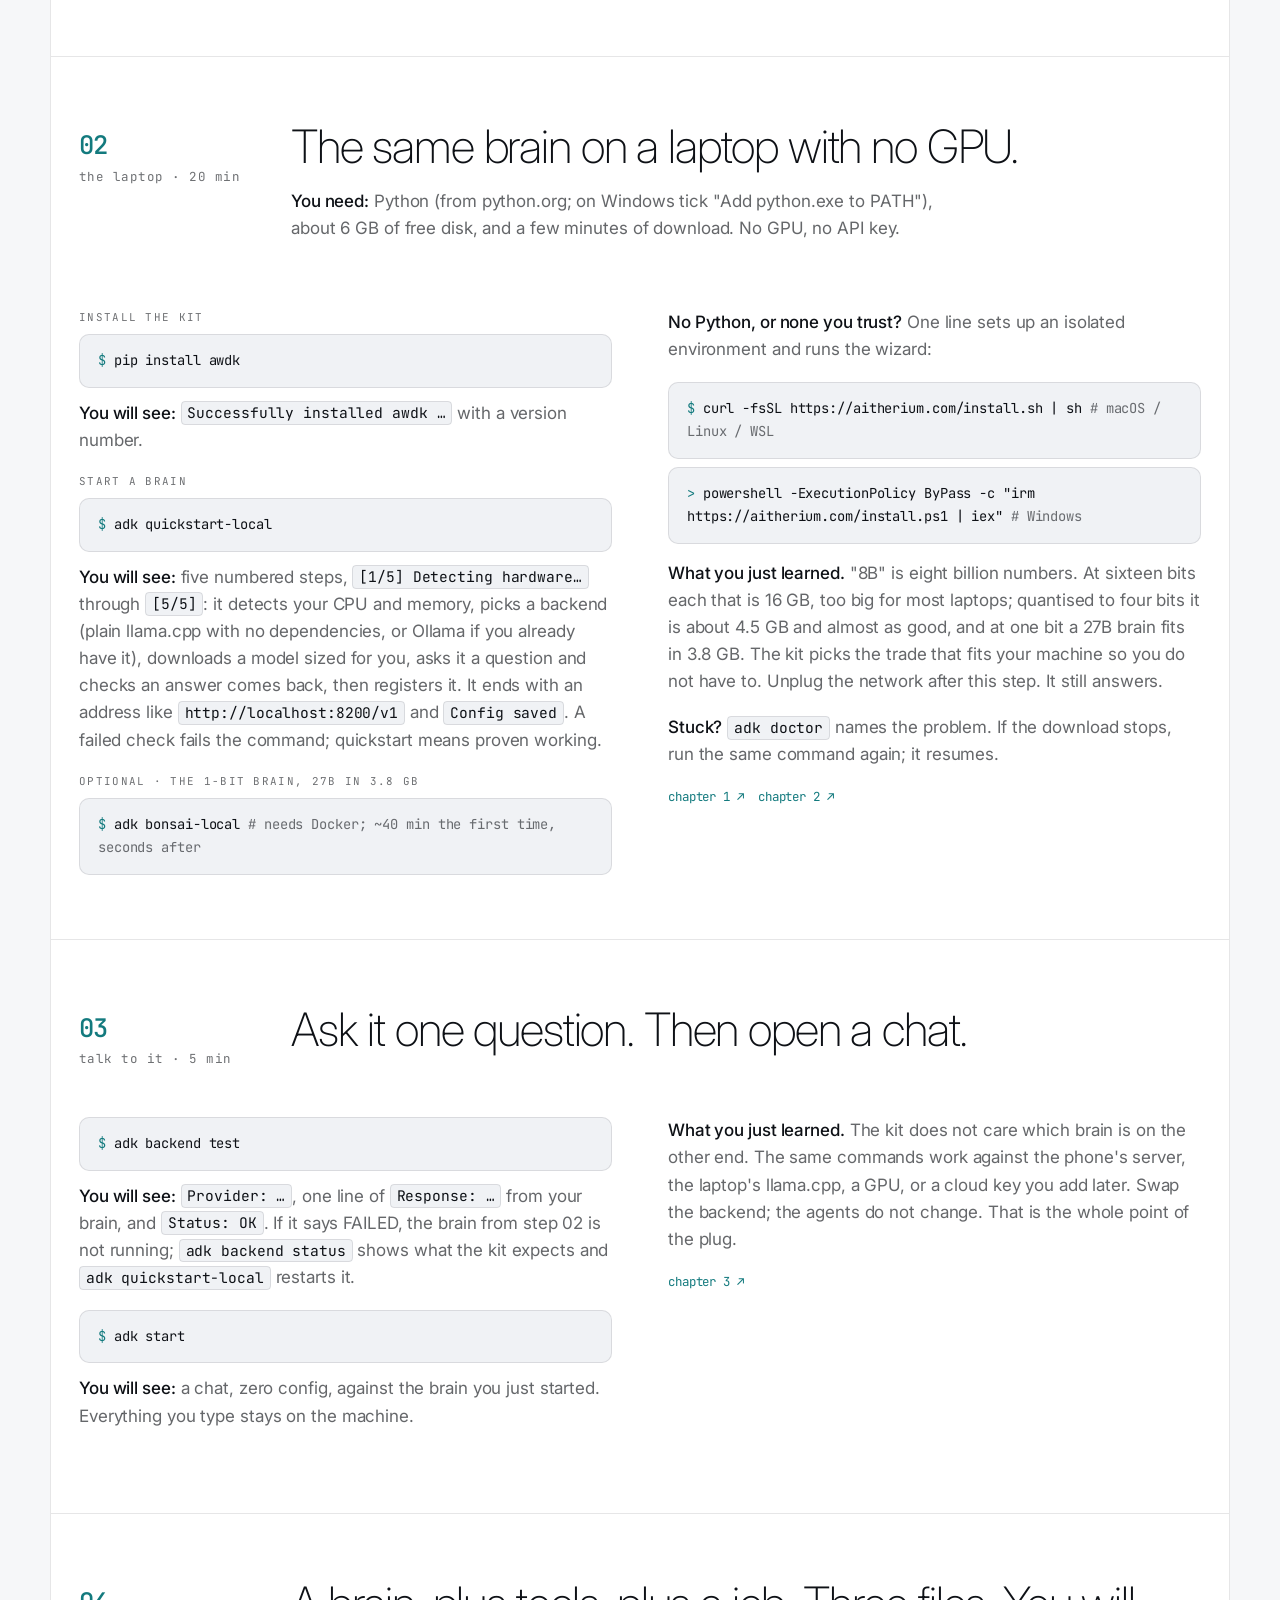
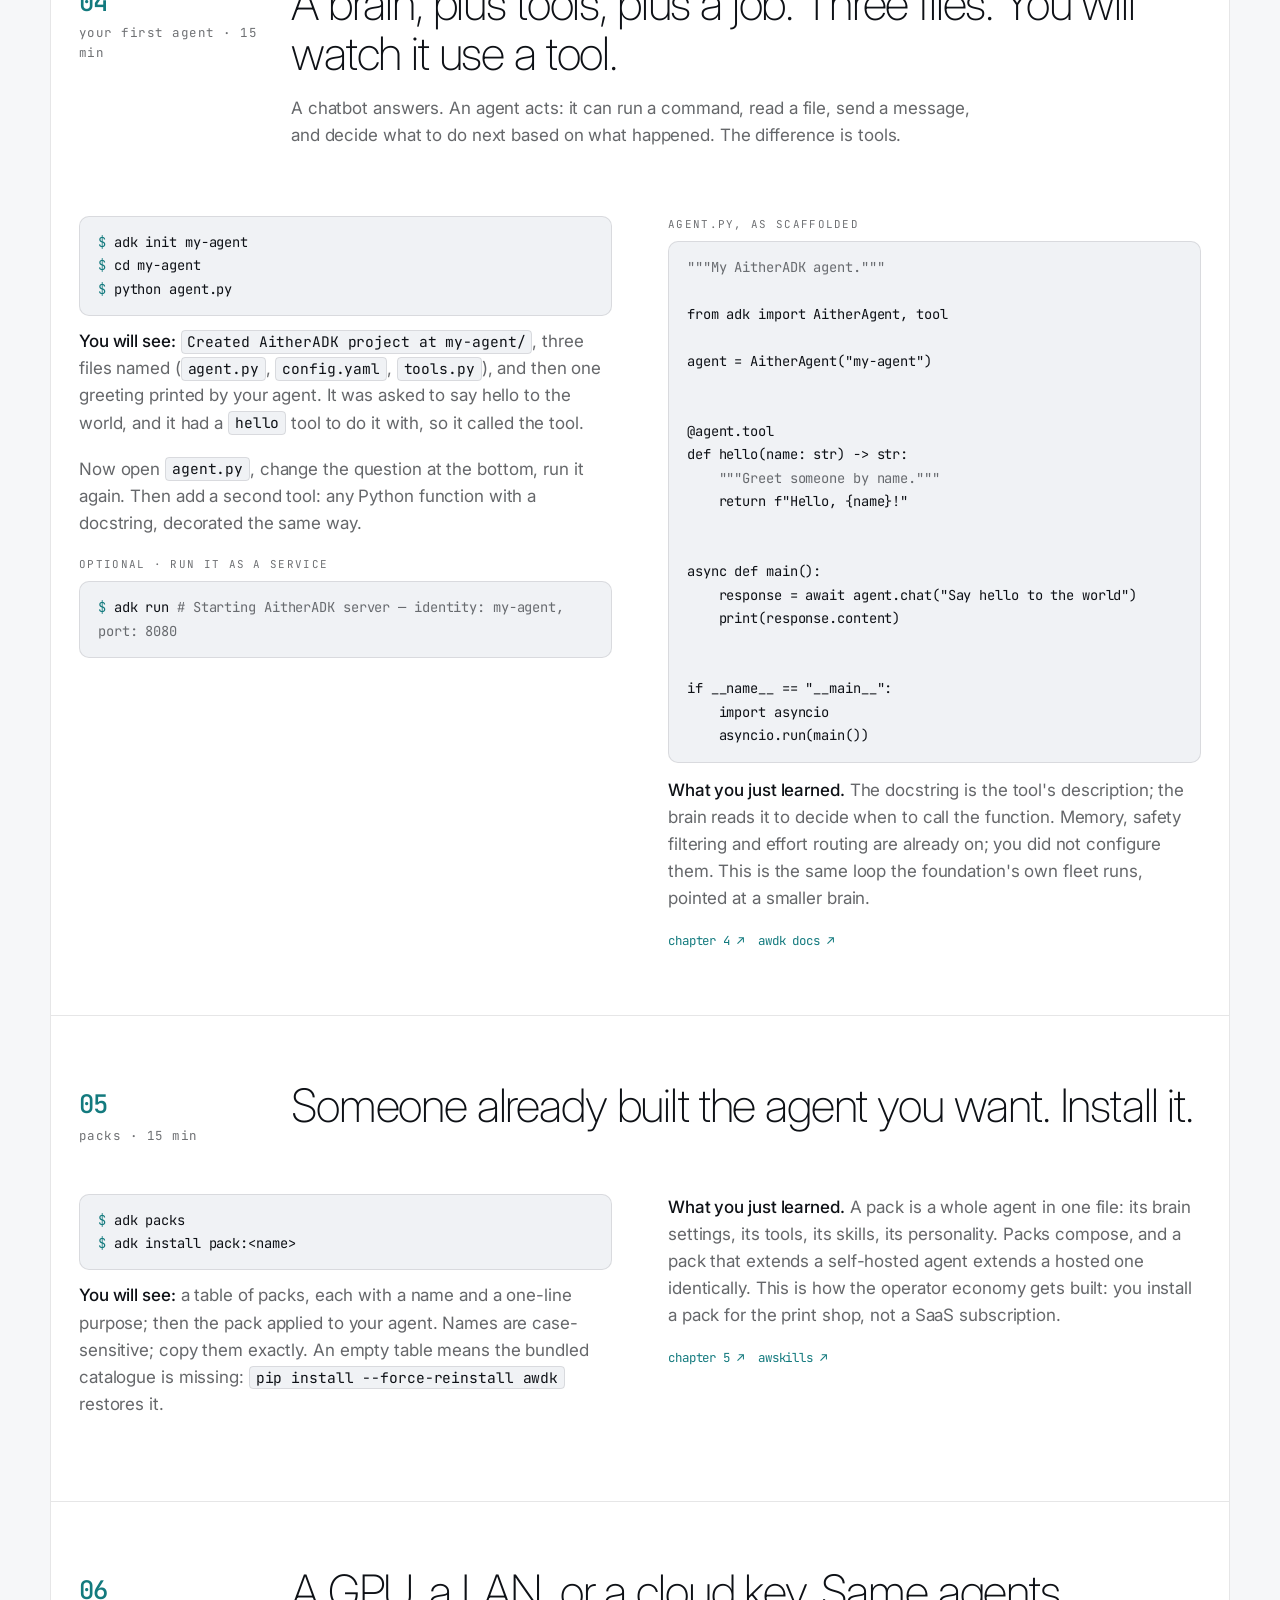
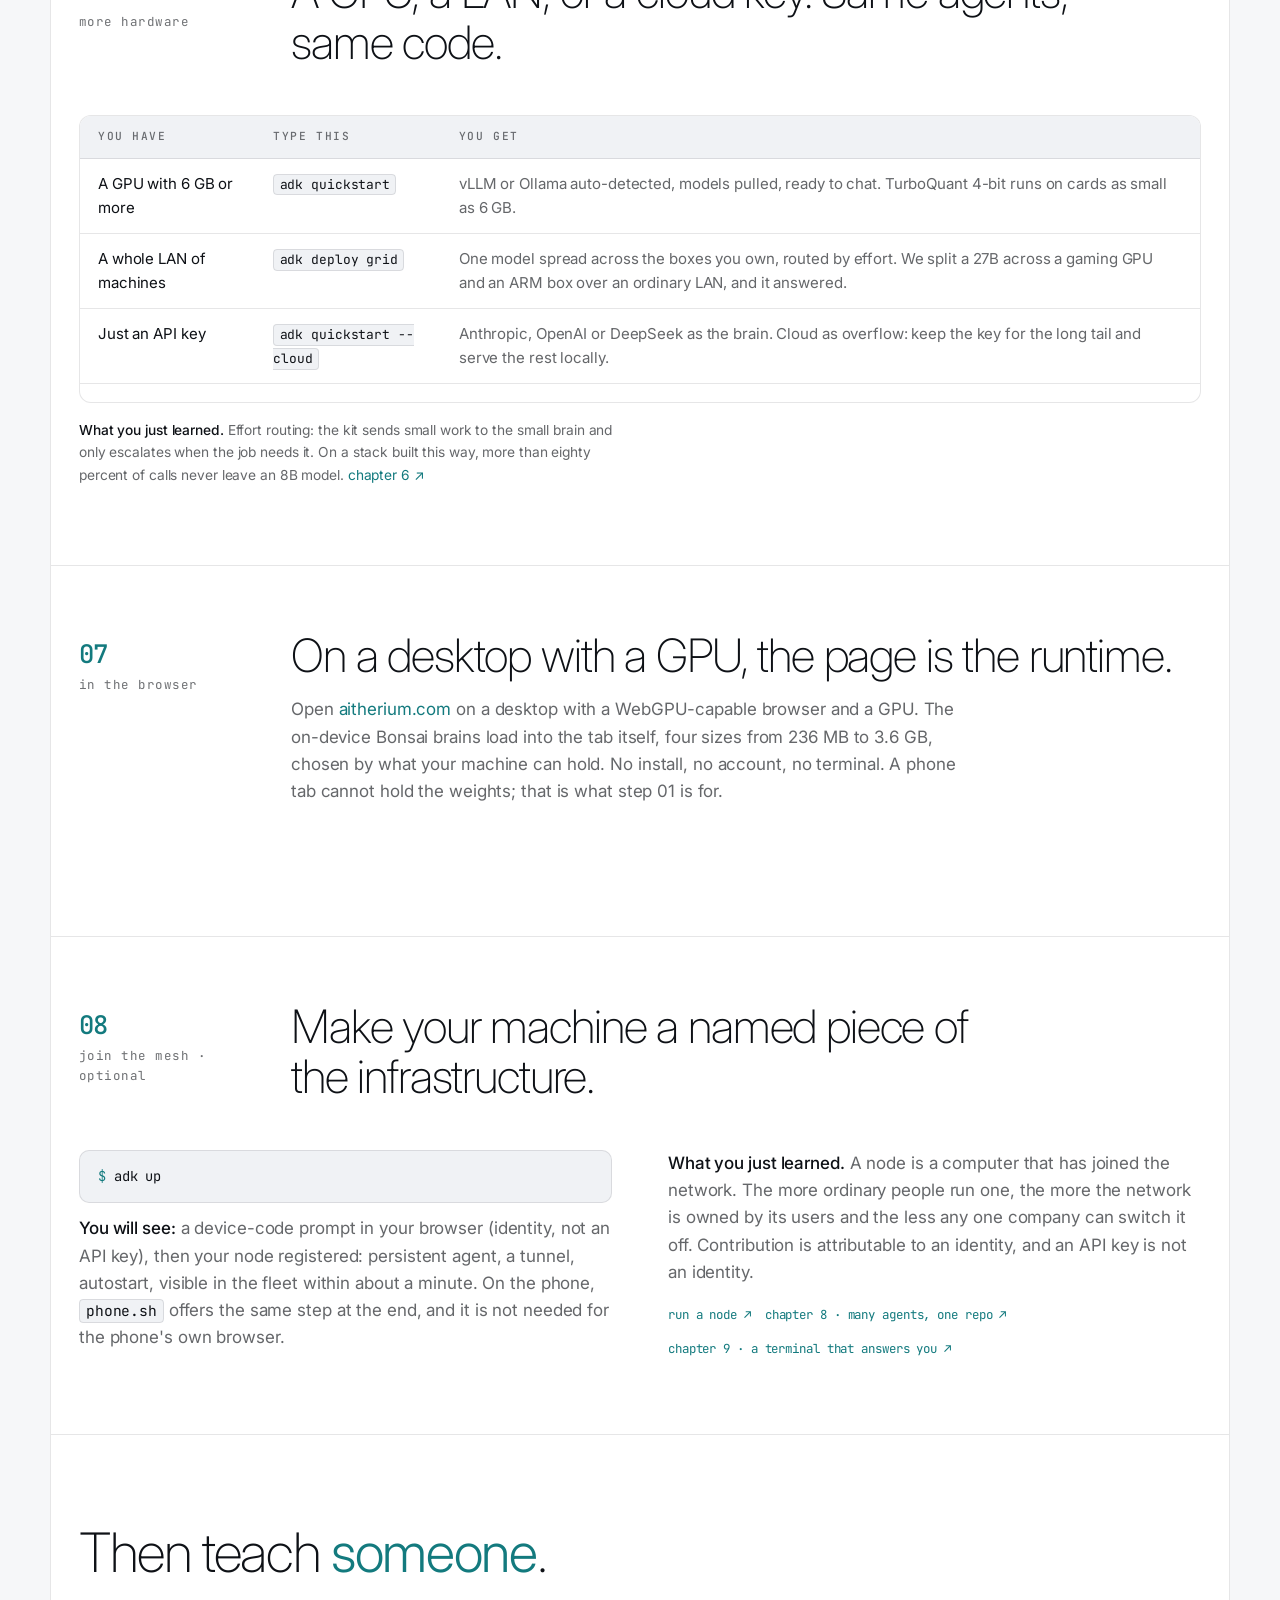
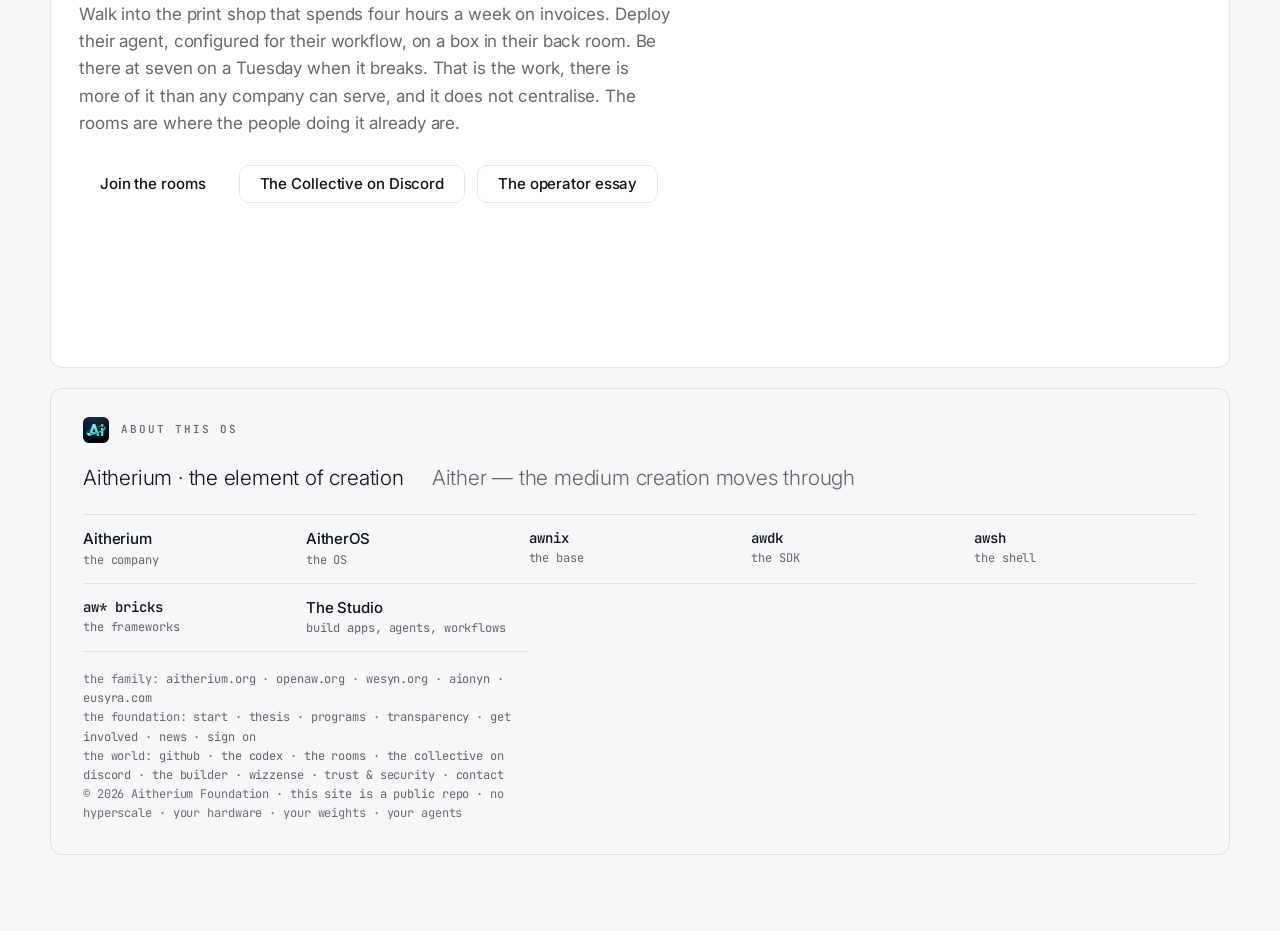
<file: start.html>
<!DOCTYPE html>
<html lang="en">
<head>
  <meta charset="utf-8">
  <meta name="viewport" content="width=device-width, initial-scale=1">
  <title>Start building — Aitherium Foundation</title>
  <meta name="description" content="Build with agents, starting on the phone in your pocket: eight steps on hardware you own, each with what you need, what you type, and what you will see.">
  <meta property="og:type" content="website">
  <meta property="og:site_name" content="Aitherium Foundation">
  <meta property="og:title" content="Start building — Aitherium Foundation">
  <meta property="og:description" content="Build with agents, starting on the phone in your pocket: eight steps on hardware you own, each with what you need, what you type, and what you will see.">
  <meta property="og:url" content="https://aitherium.org/start.html">
  <link rel="canonical" href="https://aitherium.org/start.html">
  <link rel="icon" href="brand/aither-icon.svg">
  <link rel="icon" type="image/png" sizes="192x192" href="brand/aither-icon-192.png">
  <link rel="apple-touch-icon" href="brand/aither-icon-192.png">
  <meta property="og:image" content="https://aitherium.org/brand/aither-icon-512.png">
  <meta name="twitter:card" content="summary">
  <meta name="twitter:image" content="https://aitherium.org/brand/aither-icon-512.png">
  <link rel="stylesheet" href="https://fonts.googleapis.com/css2?family=Inter:wght@200;300;400;500;600&family=JetBrains+Mono:wght@400;500&display=swap">
  <link rel="stylesheet" href="kit/tokens.css">
  <link rel="stylesheet" href="kit/frame.css">
  <link rel="stylesheet" href="theme.css?v=039da680b2">
  <link rel="stylesheet" href="styles.css?v=0b318f308f">
  <script>(function(){var d=document.documentElement,t;try{t=localStorage.getItem('aitherium-theme')}catch(e){}
  d.setAttribute('data-theme',t==='dark'?'dark':'light');
  var m=document.createElement('meta');m.name='theme-color';
  m.content=getComputedStyle(d).getPropertyValue('--fk-bg').trim();document.head.appendChild(m);})();</script>
</head>
<body>
<a class="fk-skip" href="#fk-main">Skip to content</a>
<header class="fk-menubar" role="banner">
  <a class="fk-brand" href="index.html" aria-label="Aitherium Foundation home"><img class="fk-mark" src="brand/aither-icon.svg" alt="" aria-hidden="true"><span class="fk-app">Foundation</span></a>
  <span class="fk-sp"></span>
  <nav class="fk-links" aria-label="Foundation"><a href="start.html" aria-current="page">Start</a><a href="about.html">Thesis</a><a href="programs.html">Programs</a><a href="transparency.html">Transparency</a><a href="get-involved.html">Get involved</a><a href="news.html">News</a></nav>
  <a class="fk-k" href="#fk-about" data-fk-spotlight aria-label="Search (Ctrl K)"><svg viewBox="0 0 16 16" fill="none" aria-hidden="true"><circle cx="7" cy="7" r="5" stroke="currentColor" stroke-width="1.4"/><path d="M11 11l3.5 3.5" stroke="currentColor" stroke-width="1.4" stroke-linecap="round"/></svg><span>⌘K</span></a>
  <span class="fk-live"><i class="fk-dot" aria-hidden="true"></i><span>live</span></span>
  <time class="fk-clock" data-fk-clock></time>
  <button class="fk-theme" type="button" data-theme-toggle aria-pressed="false" aria-label="Dark mode" title="Dark mode"><svg class="moon" viewBox="0 0 16 16" fill="none" aria-hidden="true"><path d="M13.5 9.6A5.5 5.5 0 0 1 6.4 2.5a5.5 5.5 0 1 0 7.1 7.1z" stroke="currentColor" stroke-width="1.4" stroke-linejoin="round"/></svg><svg class="sun" viewBox="0 0 16 16" fill="none" aria-hidden="true"><circle cx="8" cy="8" r="3" stroke="currentColor" stroke-width="1.4"/><path d="M8 1v1.6M8 13.4V15M1 8h1.6M13.4 8H15M3 3l1.1 1.1M11.9 11.9L13 13M3 13l1.1-1.1M11.9 4.1L13 3" stroke="currentColor" stroke-width="1.4" stroke-linecap="round"/></svg></button>
  <a class="fk-signon" href="https://aitherium.com/">Sign on</a>
  <a class="fk-ignite" href="https://aitherium.com/">ignite <span aria-hidden="true">→</span></a>
</header>

<main class="fk-window" id="fk-main">
  <div class="fk-titlebar"><span class="fk-title"><b>foundation</b> — /start</span></div>
  <div class="fk-body">
  <section class="hero" style="padding-bottom:40px">
    <div class="container" style="display:block">
      <p class="eyebrow">Start <span class="sep">·</span> Aitherium Foundation</p>
      <h1>Build with agents. Start on the machine in your&nbsp;pocket.</h1>
      <p class="lede">Eight steps, in order. Every one runs on hardware you already own, needs no
      account, and says three things: what you need, what you type, and what you will see. A step
      that does not say what you will see is a hope, not a lesson. Total: an afternoon. Step one is
      ten minutes.</p>
      <div class="pt-legend" style="margin-top:22px">
        <a href="#phone" style="--k:var(--cyan)">01 · phone</a>
        <a href="#laptop" style="--k:var(--cyan)">02 · laptop, no GPU</a>
        <a href="#talk" style="--k:var(--cyan)">03 · talk to it</a>
        <a href="#agent" style="--k:var(--tx)">04 · your first agent</a>
        <a href="#packs" style="--k:var(--tx)">05 · packs</a>
        <a href="#gpu" style="--k:var(--tx-2)">06 · GPU, LAN, cloud key</a>
        <a href="#browser" style="--k:var(--tx-2)">07 · in the browser</a>
        <a href="#mesh" style="--k:var(--tx-2)">08 · join the mesh</a>
      </div>
    </div>
  </section>

  <section class="tight" id="phone">
    <div class="container">
      <div class="section-head">
        <div class="num"><b>01</b>the phone · 10 min</div>
        <div>
          <h2>A real model, on your phone, generating every reply on the&nbsp;device.</h2>
          <p><strong>You need:</strong> an Android phone and a Linux shell on it: Termux from
          F-Droid, or the Linux Terminal built into Android 16 on a Pixel. About 2.2 GB of free
          RAM for the smallest brain, 7.4 GB for the biggest. No root. No account.</p>
        </div>
      </div>
      <div class="two-col">
        <div>
          <div class="term-title">Type this</div>
          <div class="term"><span class="p">$ </span>curl -fsSL https://aitherium.com/phone.sh | bash</div>
          <p style="margin-top:16px"><strong>You will see:</strong> the script measure your RAM and pick a
          Bonsai size (1.7B, 4B, 8B or 27B), install a prebuilt llama.cpp (no compiling; that was
          version one and it took forty minutes), download the weights from our mirror, start a
          server on <code>127.0.0.1:8080</code>, and print a summary that begins
          <em>Bonsai-… is serving</em>. Re-running is safe; every step skips when already done.</p>
          <p><strong>Then:</strong> open the phone's browser at
          <a href="https://elysium.aitherium.com" rel="noopener">elysium.aitherium.com</a> or
          <a href="https://aitherium.com" rel="noopener">aitherium.com</a>. Both probe your local
          server on their own; the model chip flips from "no node" to yours, and from then on every
          reply is generated on the phone. No sign-in, because there is nothing to sign in to.</p>
          <div class="term-title" style="margin-top:14px">Check it by hand</div>
          <div class="term"><span class="p">$ </span>curl -s http://127.0.0.1:8080/v1/chat/completions -H 'Content-Type: application/json' -d '{"messages":[{"role":"user","content":"hi"}],"max_tokens":128}'</div>
        </div>
        <div>
          <p><strong>What you just learned.</strong> A model is a file of numbers plus a program
          that runs them. Bonsai stores each number in about one bit, which is why a 27-billion-number
          brain fits in a phone's memory, and llama.cpp maps the file instead of copying it, which is
          why the phone does not kill it. The server speaks the same API the big labs charge for,
          on a port only your phone can see.</p>
          <p><strong>Two honest notes.</strong> Bonsai is a reasoning model: it thinks before it
          answers, and on a phone the thinking is most of the wait. Cap it with
          <code>"reasoning_effort":"low"</code> per request, or start the server with
          <code>--reasoning-budget 512</code>. And a phone cannot run these weights inside the
          browser tab itself; a tab's GPU budget is a fraction of what they need. That is why the
          server and the browser live on the same device and talk over loopback.</p>
          <p><strong>iPhone:</strong> no path today. We say so rather than pretend.</p>
          <div class="links" style="display:flex;gap:14px;flex-wrap:wrap;font-family:var(--mono);font-size:.78rem">
            <a href="https://f-droid.org/packages/com.termux/" rel="noopener">Termux on F-Droid ↗</a>
            <a href="https://aitherium.com/phone.sh" rel="noopener">read phone.sh before you run it ↗</a>
            <a href="https://blog.aitherium.com/blog/a-ternary-llm-on-a-pixel-from-one-pasted-line" rel="noopener">the receipt · a Pixel, 2026-07-27 ↗</a>
          </div>
        </div>
      </div>
    </div>
  </section>

  <section class="tight" id="laptop">
    <div class="container">
      <div class="section-head">
        <div class="num"><b>02</b>the laptop · 20 min</div>
        <div>
          <h2>The same brain on a laptop with no&nbsp;GPU.</h2>
          <p><strong>You need:</strong> Python (from python.org; on Windows tick "Add python.exe to
          PATH"), about 6 GB of free disk, and a few minutes of download. No GPU, no API key.</p>
        </div>
      </div>
      <div class="two-col">
        <div>
          <div class="term-title">Install the kit</div>
          <div class="term"><span class="p">$ </span>pip install awdk</div>
          <p style="margin-top:12px"><strong>You will see:</strong> <code>Successfully installed awdk …</code>
          with a version number.</p>
          <div class="term-title" style="margin-top:14px">Start a brain</div>
          <div class="term"><span class="p">$ </span>adk quickstart-local</div>
          <p style="margin-top:12px"><strong>You will see:</strong> five numbered steps, <code>[1/5] Detecting
          hardware…</code> through <code>[5/5]</code>: it detects your CPU and memory, picks a backend
          (plain llama.cpp with no dependencies, or Ollama if you already have it), downloads a model
          sized for you, asks it a question and checks an answer comes back, then registers it. It
          ends with an address like <code>http://localhost:8200/v1</code> and <code>Config saved</code>.
          A failed check fails the command; quickstart means proven working.</p>
          <div class="term-title" style="margin-top:14px">Optional · the 1-bit brain, 27B in 3.8 GB</div>
          <div class="term"><span class="p">$ </span>adk bonsai-local <span class="c"># needs Docker; ~40 min the first time, seconds after</span></div>
        </div>
        <div>
          <p><strong>No Python, or none you trust?</strong> One line sets up an isolated environment
          and runs the wizard:</p>
          <div class="term"><span class="p">$ </span>curl -fsSL https://aitherium.com/install.sh | sh <span class="c"># macOS / Linux / WSL</span></div>
          <div class="term" style="margin-top:8px"><span class="p">&gt; </span>powershell -ExecutionPolicy ByPass -c "irm https://aitherium.com/install.ps1 | iex" <span class="c"># Windows</span></div>
          <p style="margin-top:16px"><strong>What you just learned.</strong> "8B" is eight billion numbers. At
          sixteen bits each that is 16 GB, too big for most laptops; quantised to four bits it is
          about 4.5 GB and almost as good, and at one bit a 27B brain fits in 3.8 GB. The kit picks
          the trade that fits your machine so you do not have to. Unplug the network after this
          step. It still answers.</p>
          <p><strong>Stuck?</strong> <code>adk doctor</code> names the problem. If the download stops,
          run the same command again; it resumes.</p>
          <div class="links" style="display:flex;gap:14px;flex-wrap:wrap;font-family:var(--mono);font-size:.78rem">
            <a href="https://aitherium.github.io/awknowledge/path/01-install-awdk.html" rel="noopener">chapter 1 ↗</a>
            <a href="https://aitherium.github.io/awknowledge/path/02-first-brain.html" rel="noopener">chapter 2 ↗</a>
          </div>
        </div>
      </div>
    </div>
  </section>

  <section class="tight" id="talk">
    <div class="container">
      <div class="section-head">
        <div class="num"><b>03</b>talk to it · 5 min</div>
        <div>
          <h2>Ask it one question. Then open a&nbsp;chat.</h2>
        </div>
      </div>
      <div class="two-col">
        <div>
          <div class="term"><span class="p">$ </span>adk backend test</div>
          <p style="margin-top:12px"><strong>You will see:</strong> <code>Provider: …</code>, one line of
          <code>Response: …</code> from your brain, and <code>Status: OK</code>. If it says FAILED,
          the brain from step 02 is not running; <code>adk backend status</code> shows what the kit
          expects and <code>adk quickstart-local</code> restarts it.</p>
          <div class="term" style="margin-top:14px"><span class="p">$ </span>adk start</div>
          <p style="margin-top:12px"><strong>You will see:</strong> a chat, zero config, against the brain you
          just started. Everything you type stays on the machine.</p>
        </div>
        <div>
          <p><strong>What you just learned.</strong> The kit does not care which brain is on the
          other end. The same commands work against the phone's server, the laptop's llama.cpp, a
          GPU, or a cloud key you add later. Swap the backend; the agents do not change. That is the
          whole point of the plug.</p>
          <div class="links" style="display:flex;gap:14px;flex-wrap:wrap;font-family:var(--mono);font-size:.78rem">
            <a href="https://aitherium.github.io/awknowledge/path/03-talk-to-it.html" rel="noopener">chapter 3 ↗</a>
          </div>
        </div>
      </div>
    </div>
  </section>

  <section class="tight" id="agent">
    <div class="container">
      <div class="section-head">
        <div class="num"><b>04</b>your first agent · 15 min</div>
        <div>
          <h2>A brain, plus tools, plus a job. Three files. You will watch it use a&nbsp;tool.</h2>
          <p>A chatbot answers. An agent acts: it can run a command, read a file, send a message,
          and decide what to do next based on what happened. The difference is tools.</p>
        </div>
      </div>
      <div class="two-col">
        <div>
          <div class="term"><span class="p">$ </span>adk init my-agent<br><span class="p">$ </span>cd my-agent<br><span class="p">$ </span>python agent.py</div>
          <p style="margin-top:12px"><strong>You will see:</strong> <code>Created AitherADK project at my-agent/</code>,
          three files named (<code>agent.py</code>, <code>config.yaml</code>, <code>tools.py</code>), and
          then one greeting printed by your agent. It was asked to say hello to the world, and it
          had a <code>hello</code> tool to do it with, so it called the tool.</p>
          <p>Now open <code>agent.py</code>, change the question at the bottom, run it again. Then add
          a second tool: any Python function with a docstring, decorated the same way.</p>
          <div class="term-title" style="margin-top:14px">Optional · run it as a service</div>
          <div class="term"><span class="p">$ </span>adk run <span class="c"># Starting AitherADK server — identity: my-agent, port: 8080</span></div>
        </div>
        <div>
          <div class="term-title">agent.py, as scaffolded</div>
          <div class="term"><span class="c">&quot;&quot;&quot;My AitherADK agent.&quot;&quot;&quot;</span><br><br>from adk import AitherAgent, tool<br><br>agent = AitherAgent("my-agent")<br><br><br>@agent.tool<br>def hello(name: str) -&gt; str:<br>&nbsp;&nbsp;&nbsp;&nbsp;<span class="c">&quot;&quot;&quot;Greet someone by name.&quot;&quot;&quot;</span><br>&nbsp;&nbsp;&nbsp;&nbsp;return f"Hello, {name}!"<br><br><br>async def main():<br>&nbsp;&nbsp;&nbsp;&nbsp;response = await agent.chat("Say hello to the world")<br>&nbsp;&nbsp;&nbsp;&nbsp;print(response.content)<br><br><br>if __name__ == "__main__":<br>&nbsp;&nbsp;&nbsp;&nbsp;import asyncio<br>&nbsp;&nbsp;&nbsp;&nbsp;asyncio.run(main())</div>
          <p style="margin-top:14px"><strong>What you just learned.</strong> The docstring is the tool's
          description; the brain reads it to decide when to call the function. Memory, safety
          filtering and effort routing are already on; you did not configure them. This is the
          same loop the foundation's own fleet runs, pointed at a smaller brain.</p>
          <div class="links" style="display:flex;gap:14px;flex-wrap:wrap;font-family:var(--mono);font-size:.78rem">
            <a href="https://aitherium.github.io/awknowledge/path/04-build-an-agent.html" rel="noopener">chapter 4 ↗</a>
            <a href="https://aitherium.github.io/awdk/" rel="noopener">awdk docs ↗</a>
          </div>
        </div>
      </div>
    </div>
  </section>

  <section class="tight" id="packs">
    <div class="container">
      <div class="section-head">
        <div class="num"><b>05</b>packs · 15 min</div>
        <div>
          <h2>Someone already built the agent you want. Install&nbsp;it.</h2>
        </div>
      </div>
      <div class="two-col">
        <div>
          <div class="term"><span class="p">$ </span>adk packs<br><span class="p">$ </span>adk install pack:&lt;name&gt;</div>
          <p style="margin-top:12px"><strong>You will see:</strong> a table of packs, each with a name and a
          one-line purpose; then the pack applied to your agent. Names are case-sensitive; copy
          them exactly. An empty table means the bundled catalogue is missing:
          <code>pip install --force-reinstall awdk</code> restores it.</p>
        </div>
        <div>
          <p><strong>What you just learned.</strong> A pack is a whole agent in one file: its brain
          settings, its tools, its skills, its personality. Packs compose, and a pack that extends
          a self-hosted agent extends a hosted one identically. This is how the operator economy
          gets built: you install a pack for the print shop, not a SaaS subscription.</p>
          <div class="links" style="display:flex;gap:14px;flex-wrap:wrap;font-family:var(--mono);font-size:.78rem">
            <a href="https://aitherium.github.io/awknowledge/path/05-agent-packs.html" rel="noopener">chapter 5 ↗</a>
            <a href="https://github.com/Aitherium/awskills" rel="noopener">awskills ↗</a>
          </div>
        </div>
      </div>
    </div>
  </section>

  <section class="tight" id="gpu">
    <div class="container">
      <div class="section-head">
        <div class="num"><b>06</b>more hardware</div>
        <div>
          <h2>A GPU, a LAN, or a cloud key. Same agents, same&nbsp;code.</h2>
        </div>
      </div>
      <div class="record-wrap"><div class="record">
        <table>
          <thead><tr><th>You have</th><th>Type this</th><th>You get</th></tr></thead>
          <tbody>
            <tr><td>A GPU with 6 GB or more</td><td><code>adk quickstart</code></td><td>vLLM or Ollama auto-detected, models pulled, ready to chat. TurboQuant 4-bit runs on cards as small as 6 GB.</td></tr>
            <tr><td>A whole LAN of machines</td><td><code>adk deploy grid</code></td><td>One model spread across the boxes you own, routed by effort. We split a 27B across a gaming GPU and an ARM box over an ordinary LAN, and it answered.</td></tr>
            <tr><td>Just an API key</td><td><code>adk quickstart --cloud</code></td><td>Anthropic, OpenAI or DeepSeek as the brain. Cloud as overflow: keep the key for the long tail and serve the rest locally.</td></tr>
          </tbody>
        </table>
      </div></div>
      <p class="small" style="margin-top:16px"><strong>What you just learned.</strong> Effort routing: the kit
      sends small work to the small brain and only escalates when the job needs it. On a stack
      built this way, more than eighty percent of calls never leave an 8B model.
      <a href="https://aitherium.github.io/awknowledge/path/06-your-own-hardware.html" rel="noopener">chapter 6 ↗</a></p>
    </div>
  </section>

  <section class="tight" id="browser">
    <div class="container">
      <div class="section-head">
        <div class="num"><b>07</b>in the browser</div>
        <div>
          <h2>On a desktop with a GPU, the page is the&nbsp;runtime.</h2>
          <p>Open <a href="https://aitherium.com" rel="noopener">aitherium.com</a> on a desktop with a
          WebGPU-capable browser and a GPU. The on-device Bonsai brains load into the tab itself,
          four sizes from 236 MB to 3.6 GB, chosen by what your machine can hold. No install, no
          account, no terminal. A phone tab cannot hold the weights; that is what step 01 is for.</p>
        </div>
      </div>
    </div>
  </section>

  <section class="tight" id="mesh">
    <div class="container">
      <div class="section-head">
        <div class="num"><b>08</b>join the mesh · optional</div>
        <div>
          <h2>Make your machine a named piece of the&nbsp;infrastructure.</h2>
        </div>
      </div>
      <div class="two-col">
        <div>
          <div class="term"><span class="p">$ </span>adk up</div>
          <p style="margin-top:12px"><strong>You will see:</strong> a device-code prompt in your browser (identity,
          not an API key), then your node registered: persistent agent, a tunnel, autostart, visible
          in the fleet within about a minute. On the phone, <code>phone.sh</code> offers the same
          step at the end, and it is not needed for the phone's own browser.</p>
        </div>
        <div>
          <p><strong>What you just learned.</strong> A node is a computer that has joined the
          network. The more ordinary people run one, the more the network is owned by its users and
          the less any one company can switch it off. Contribution is attributable to an identity,
          and an API key is not an identity.</p>
          <div class="links" style="display:flex;gap:14px;flex-wrap:wrap;font-family:var(--mono);font-size:.78rem">
            <a href="get-involved.html#hardware" rel="noopener">run a node ↗</a>
            <a href="https://aitherium.github.io/awknowledge/path/08-many-agents.html" rel="noopener">chapter 8 · many agents, one repo ↗</a>
            <a href="https://aitherium.github.io/awknowledge/path/09-omnibox.html" rel="noopener">chapter 9 · a terminal that answers you ↗</a>
          </div>
        </div>
      </div>
    </div>
  </section>

  <section class="ignite">
    <div class="container">
      <h2>Then teach <em>someone</em>.</h2>
      <p>Walk into the print shop that spends four hours a week on invoices. Deploy their agent,
      configured for their workflow, on a box in their back room. Be there at seven on a Tuesday
      when it breaks. That is the work, there is more of it than any company can serve, and it does
      not centralise. The rooms are where the people doing it already are.</p>
      <div class="actions">
        <a class="btn btn-forge" href="https://relay.aitherium.com" rel="noopener">Join the rooms</a>
        <a class="btn" href="https://discord.gg/kKhgRm9wH" rel="noopener">The Collective on Discord</a>
        <a class="btn" href="https://blog.aitherium.com/blog/you-wont-be-replaced-youll-become-an-operator" rel="noopener">The operator essay</a>
      </div>
    </div>
  </section>
  </div>
</main>

<footer class="fk-about" id="fk-about" aria-labelledby="fk-about-h">
  <div class="fk-about-hd"><img class="fk-mark" src="brand/aither-icon.svg" alt="" aria-hidden="true"><h2 id="fk-about-h">About this OS</h2></div>
  <p class="fk-brandlines"><span>Aitherium · the element of creation</span><span>Aither — the medium creation moves through</span></p>
  <div class="fk-family"><a href="https://aitherium.com/about"><span class="n">Aitherium</span><span class="r">the company</span></a><a href="https://aitherium.com/"><span class="n">AitherOS</span><span class="r">the OS</span></a><a href="https://aitherium.github.io/awnix/"><span class="n m">awnix</span><span class="r">the base</span></a><a href="https://aitherium.github.io/awdk/"><span class="n m">awdk</span><span class="r">the SDK</span></a><a href="https://aitherium.github.io/awsh/"><span class="n m">awsh</span><span class="r">the shell</span></a><a href="https://aitherium.github.io/"><span class="n m">aw* bricks</span><span class="r">the frameworks</span></a><a href="https://aitherium.com/studio"><span class="n">The Studio</span><span class="r">build apps, agents, workflows</span></a></div>
  <p class="fk-colophon">the family: <a href="https://aitherium.org/" rel="noopener">aitherium.org</a> · <a href="https://www.openaw.org/" rel="noopener">openaw.org</a> · <a href="https://wesyn.org/" rel="noopener">wesyn.org</a> · <a href="https://aionyn.aitherium.com/" rel="noopener">aionyn</a> · <a href="https://eusyra.com/" rel="noopener">eusyra.com</a><br>
  the foundation: <a href="start.html">start</a> · <a href="about.html">thesis</a> · <a href="programs.html">programs</a> · <a href="transparency.html">transparency</a> · <a href="get-involved.html">get involved</a> · <a href="news.html">news</a> · <a href="https://aitherium.com/">sign on</a><br>
  the world: <a href="https://github.com/Aitherium" rel="noopener">github</a> · <a href="https://aitherium.github.io/awknowledge/" rel="noopener">the codex</a> ·
  <a href="https://relay.aitherium.com" rel="noopener">the rooms</a> · <a href="https://discord.gg/kKhgRm9wH" rel="noopener">the collective on discord</a> ·
  <a href="https://wizzense.github.io/" rel="noopener">the builder · wizzense</a> · <a href="https://aitherium.com/trust/" rel="noopener">trust &amp; security</a> · <a href="mailto:foundation@aitherium.org">contact</a><br>
  © 2026 Aitherium Foundation · <a href="https://github.com/Aitherium/aitherium-org" rel="noopener">this site is a public repo</a> ·
  no hyperscale · your hardware · your weights · your agents</p>
</footer>
<nav class="fk-dock" aria-label="The family"><a href="https://aitherium.com/" aria-label="AitherOS"><img class="fk-mark" src="brand/aither-icon.svg" alt="" aria-hidden="true"></a><span class="fk-sep" aria-hidden="true"></span><a href="https://aitherium.github.io/">bricks</a><a href="https://aitherium.github.io/awdk/">awdk</a><a href="https://aitherium.github.io/awsh/">awsh</a><a href="https://aitherium.github.io/awnix/">awnix</a><a href="https://aitherium.github.io/awknowledge/">guide</a><a href="https://blog.aitherium.com/">journal</a></nav>
<script type="application/json" id="fk-index">[{"t":"Start","h":"start.html","k":"foundation","d":""},{"t":"Thesis","h":"about.html","k":"foundation","d":""},{"t":"Programs","h":"programs.html","k":"foundation","d":""},{"t":"Transparency","h":"transparency.html","k":"foundation","d":""},{"t":"Get involved","h":"get-involved.html","k":"foundation","d":""},{"t":"News","h":"news.html","k":"foundation","d":""},{"t":"Sign on","h":"https://aitherium.com/","k":"foundation","d":"AitherOS Online"},{"t":"Aitherium","h":"https://aitherium.com/about","k":"family","d":"the company"},{"t":"AitherOS","h":"https://aitherium.com/","k":"family","d":"the OS"},{"t":"awnix","h":"https://aitherium.github.io/awnix/","k":"family","d":"the base"},{"t":"awdk","h":"https://aitherium.github.io/awdk/","k":"family","d":"the SDK"},{"t":"awsh","h":"https://aitherium.github.io/awsh/","k":"family","d":"the shell"},{"t":"aw* bricks","h":"https://aitherium.github.io/","k":"family","d":"the frameworks"},{"t":"The Studio","h":"https://aitherium.com/studio","k":"family","d":"build apps, agents, workflows"},{"t":"journal","h":"https://blog.aitherium.com/","k":"family","d":"how it is built"}]</script>
<script src="kit/spotlight.js"></script>
<script src="app.js?v=42aafbf7d6"></script>
</body>
</html>
</file>
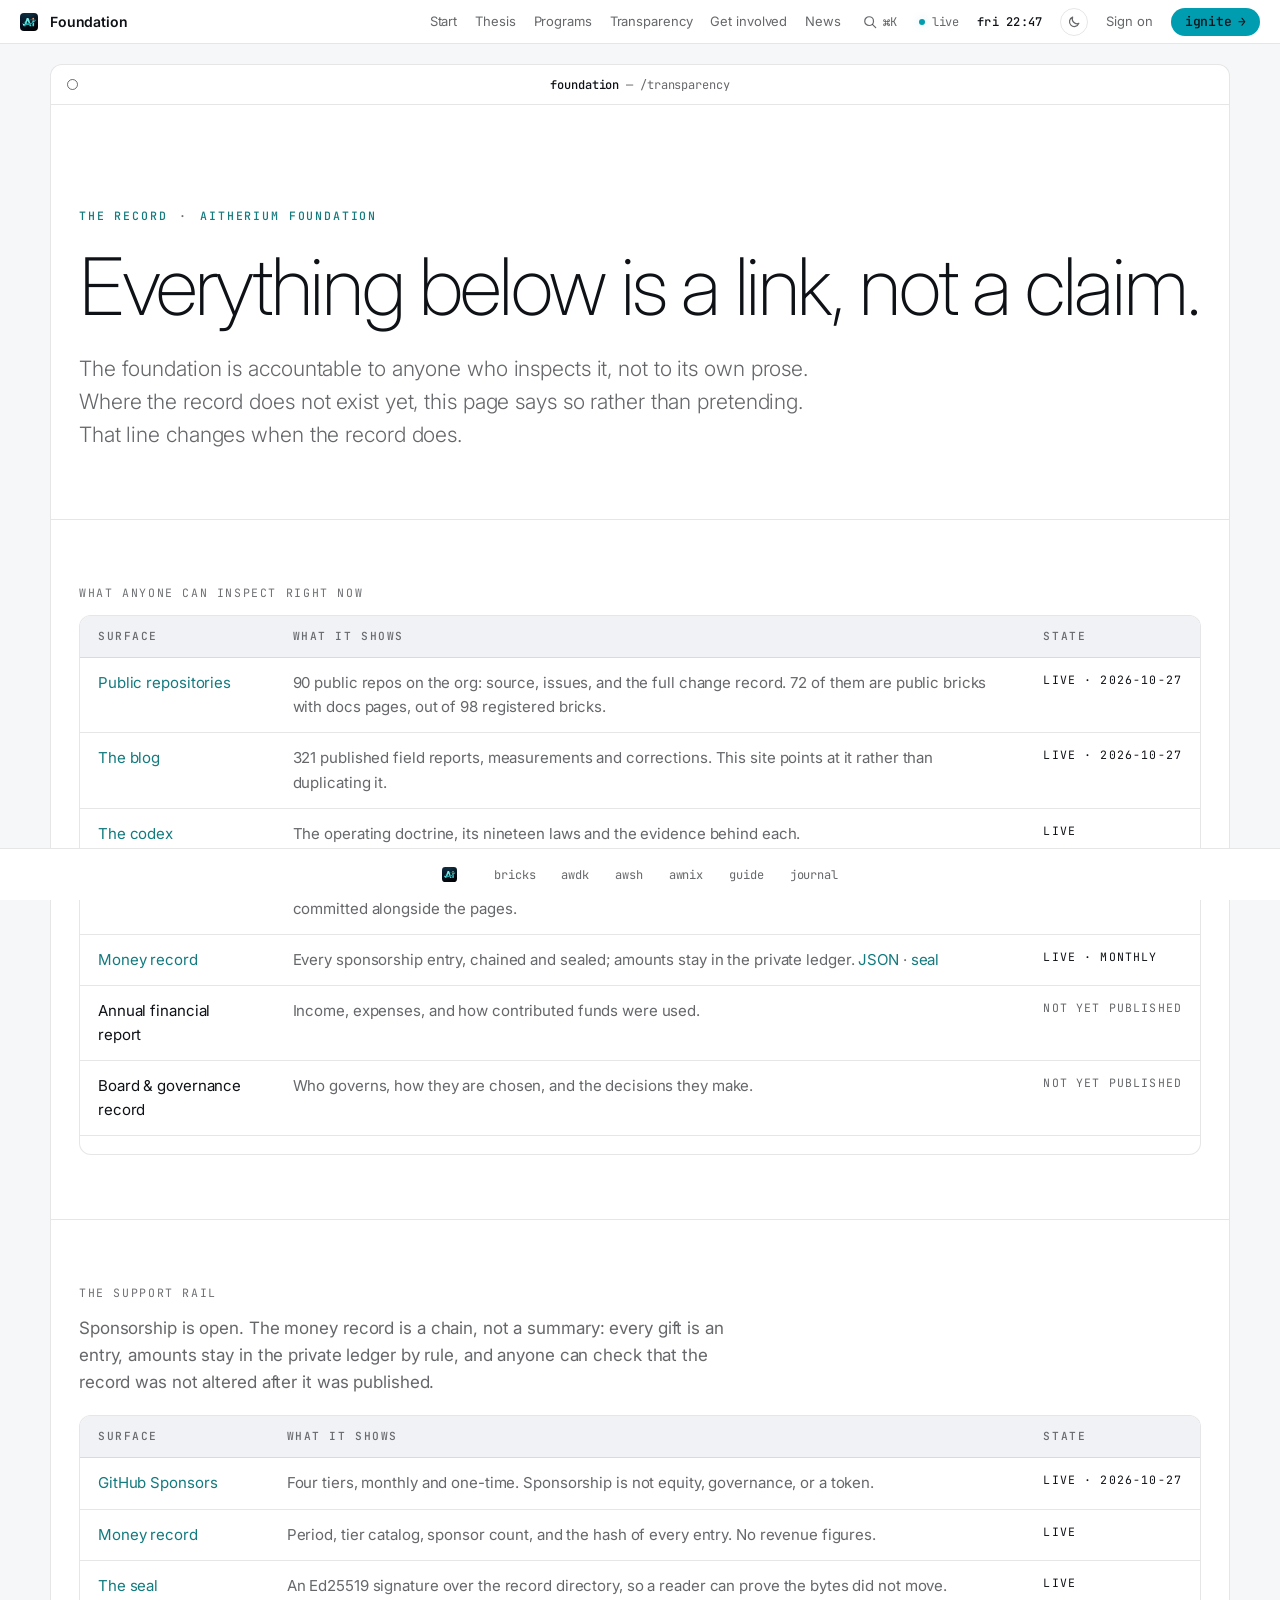
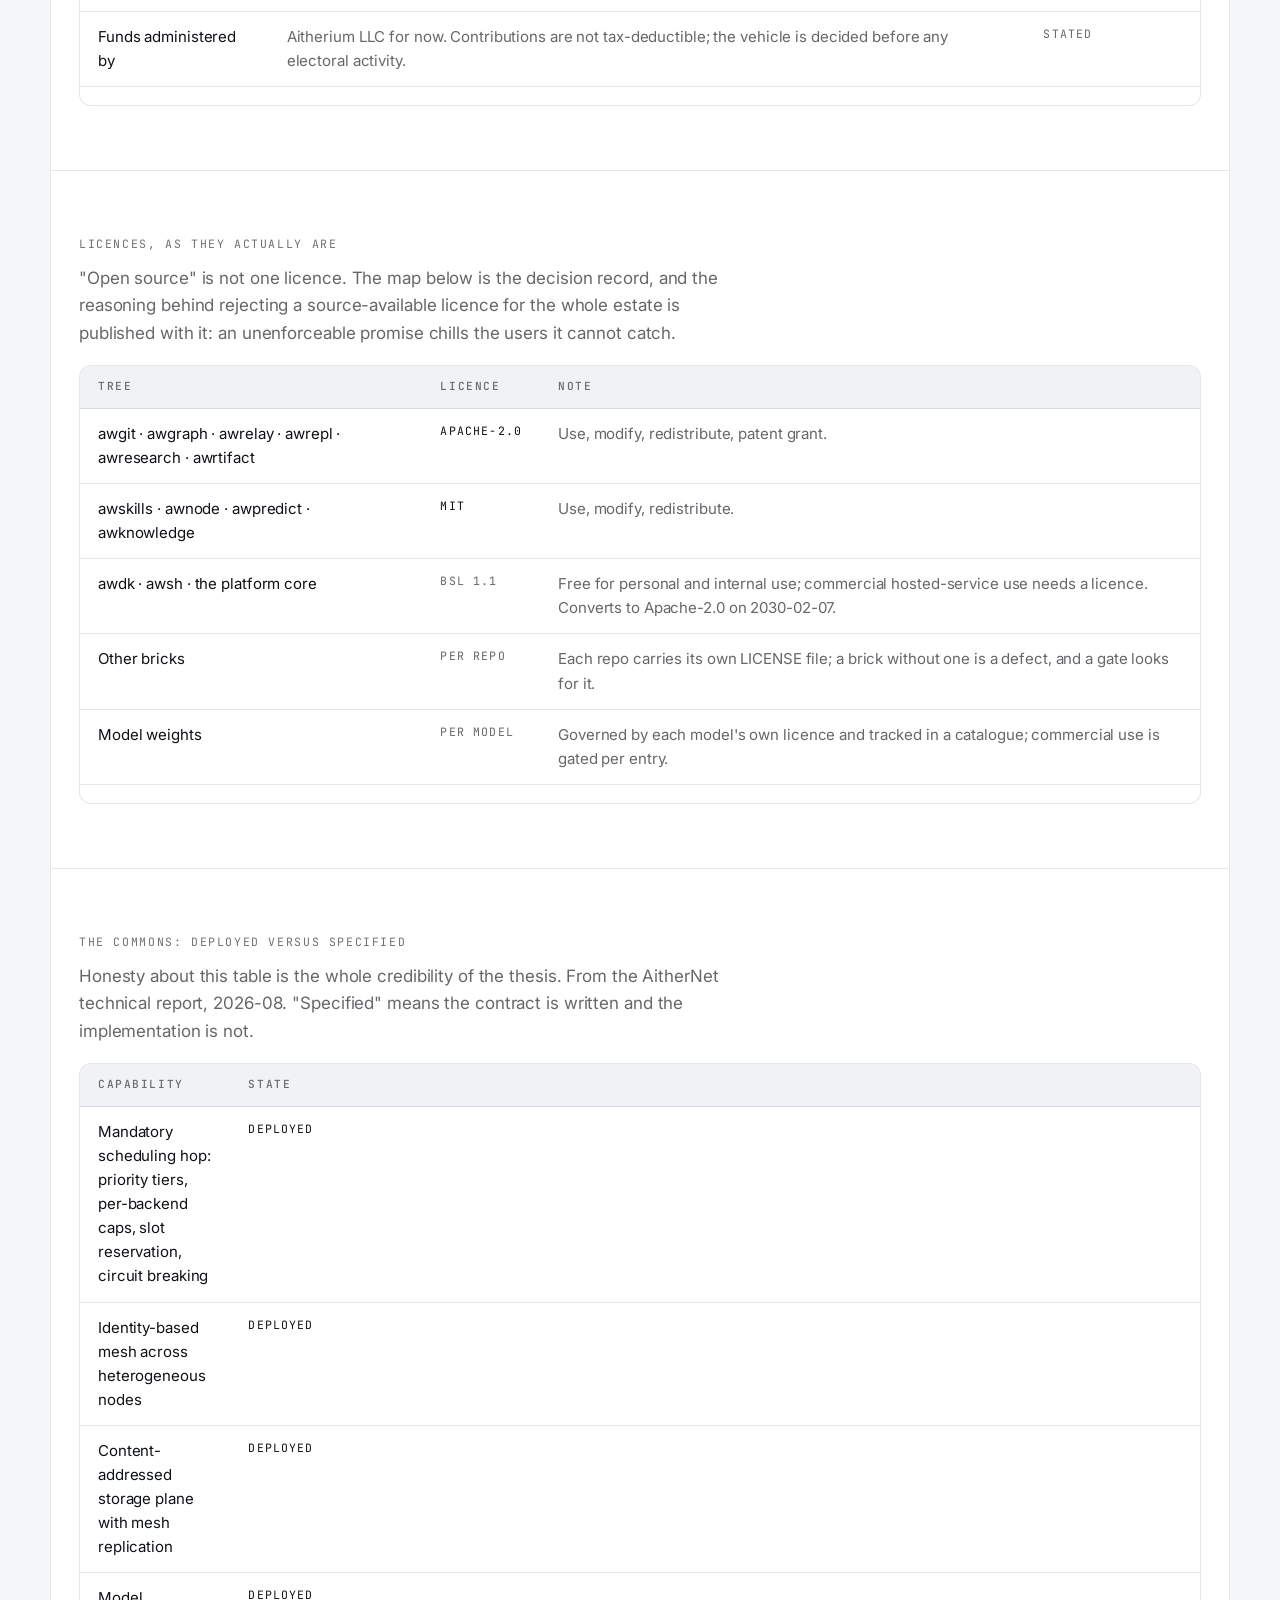
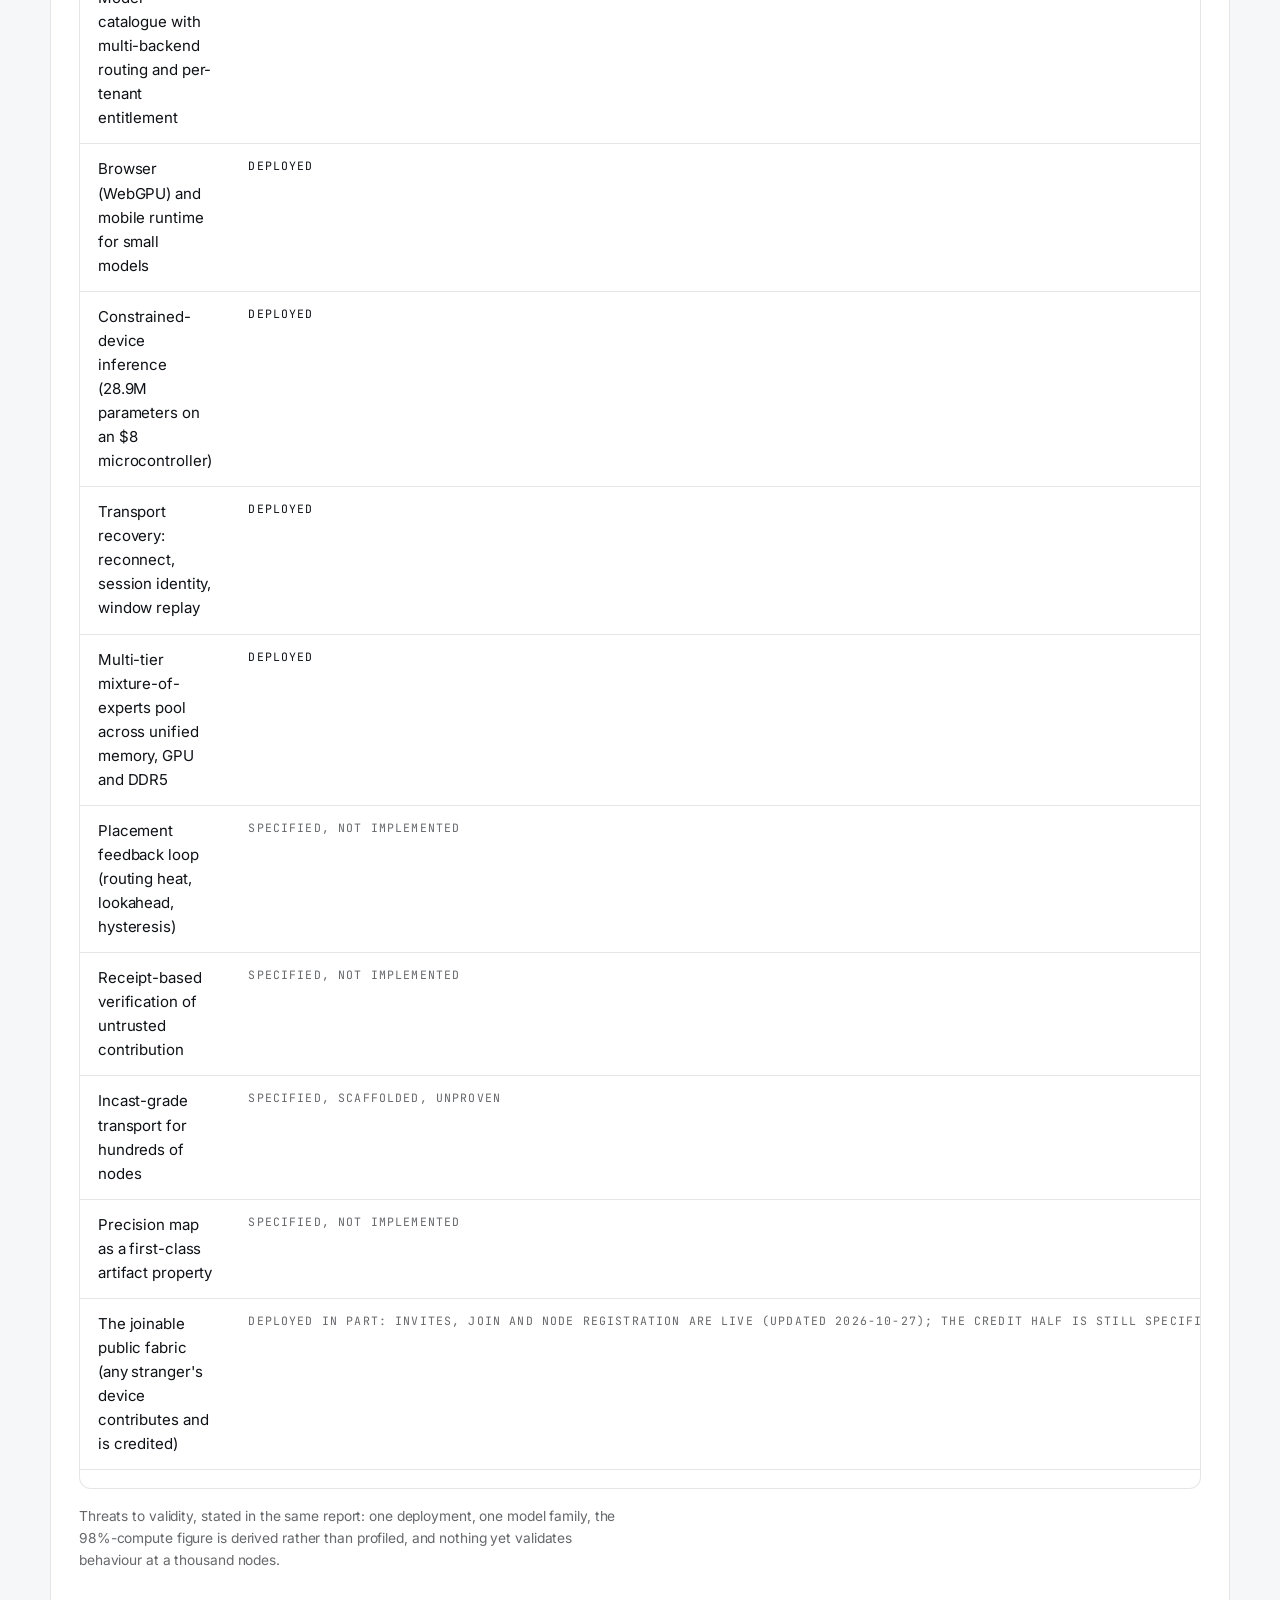
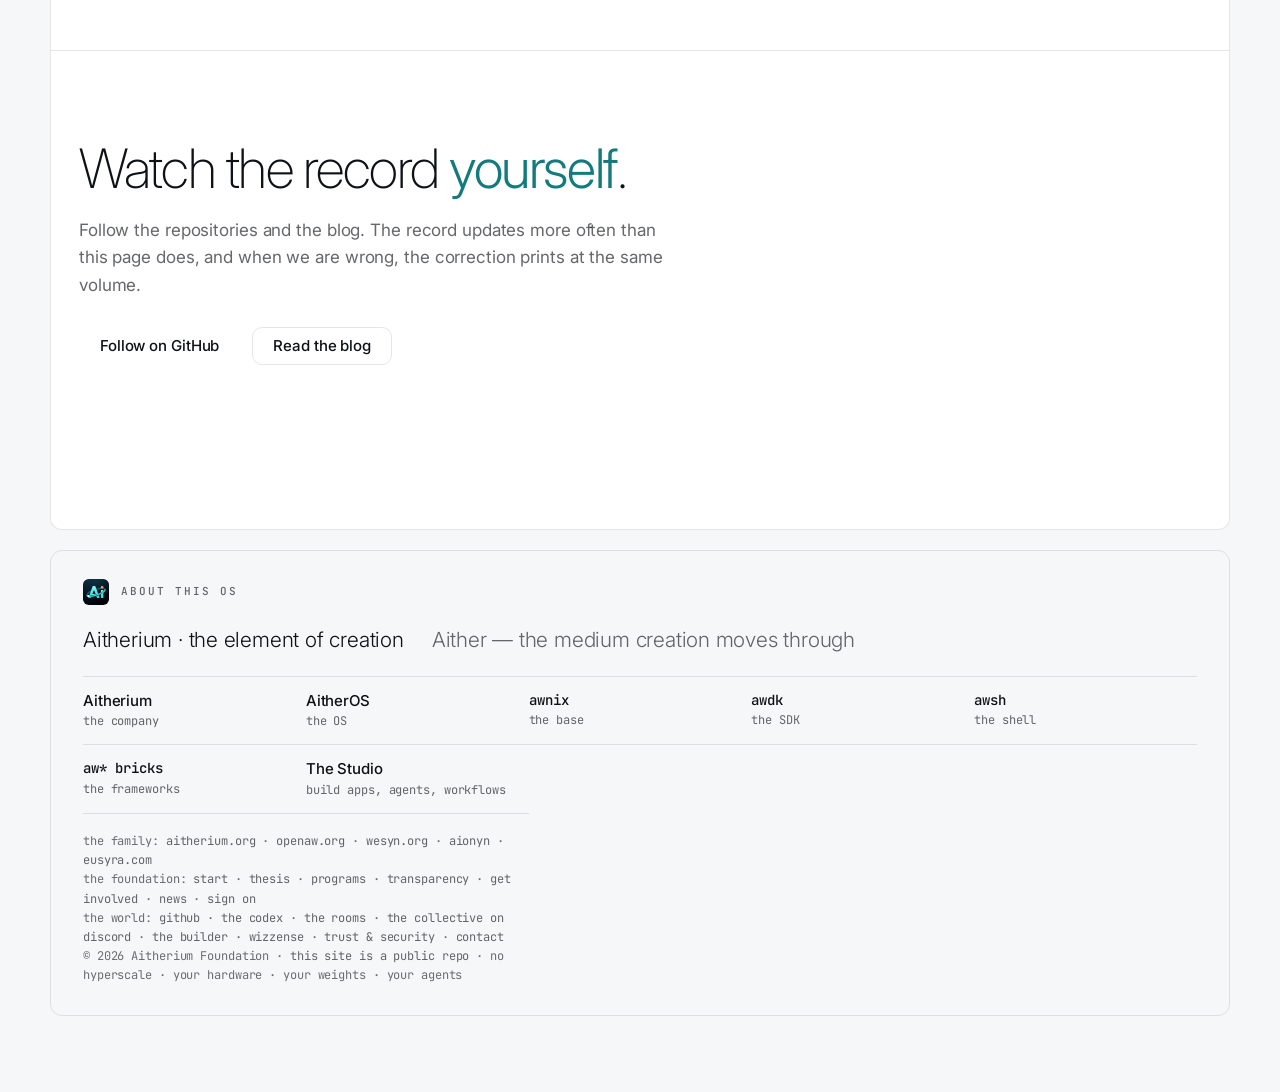
<file: transparency.html>
<!DOCTYPE html>
<html lang="en">
<head>
  <meta charset="utf-8">
  <meta name="viewport" content="width=device-width, initial-scale=1">
  <title>The record — Aitherium Foundation</title>
  <meta name="description" content="What anyone can inspect right now, the licence map as it actually is, and which parts of the commons are deployed versus specified.">
  <meta property="og:type" content="website">
  <meta property="og:site_name" content="Aitherium Foundation">
  <meta property="og:title" content="The record — Aitherium Foundation">
  <meta property="og:description" content="What anyone can inspect right now, the licence map as it actually is, and which parts of the commons are deployed versus specified.">
  <meta property="og:url" content="https://aitherium.org/transparency.html">
  <link rel="canonical" href="https://aitherium.org/transparency.html">
  <link rel="icon" href="brand/aither-icon.svg">
  <link rel="icon" type="image/png" sizes="192x192" href="brand/aither-icon-192.png">
  <link rel="apple-touch-icon" href="brand/aither-icon-192.png">
  <meta property="og:image" content="https://aitherium.org/brand/aither-icon-512.png">
  <meta name="twitter:card" content="summary">
  <meta name="twitter:image" content="https://aitherium.org/brand/aither-icon-512.png">
  <link rel="stylesheet" href="https://fonts.googleapis.com/css2?family=Inter:wght@200;300;400;500;600&family=JetBrains+Mono:wght@400;500&display=swap">
  <link rel="stylesheet" href="kit/tokens.css">
  <link rel="stylesheet" href="kit/frame.css">
  <link rel="stylesheet" href="theme.css?v=039da680b2">
  <link rel="stylesheet" href="styles.css?v=0b318f308f">
  <script>(function(){var d=document.documentElement,t;try{t=localStorage.getItem('aitherium-theme')}catch(e){}
  d.setAttribute('data-theme',t==='dark'?'dark':'light');
  var m=document.createElement('meta');m.name='theme-color';
  m.content=getComputedStyle(d).getPropertyValue('--fk-bg').trim();document.head.appendChild(m);})();</script>
</head>
<body>
<a class="fk-skip" href="#fk-main">Skip to content</a>
<header class="fk-menubar" role="banner">
  <a class="fk-brand" href="index.html" aria-label="Aitherium Foundation home"><img class="fk-mark" src="brand/aither-icon.svg" alt="" aria-hidden="true"><span class="fk-app">Foundation</span></a>
  <span class="fk-sp"></span>
  <nav class="fk-links" aria-label="Foundation"><a href="start.html">Start</a><a href="about.html">Thesis</a><a href="programs.html">Programs</a><a href="transparency.html" aria-current="page">Transparency</a><a href="get-involved.html">Get involved</a><a href="news.html">News</a></nav>
  <a class="fk-k" href="#fk-about" data-fk-spotlight aria-label="Search (Ctrl K)"><svg viewBox="0 0 16 16" fill="none" aria-hidden="true"><circle cx="7" cy="7" r="5" stroke="currentColor" stroke-width="1.4"/><path d="M11 11l3.5 3.5" stroke="currentColor" stroke-width="1.4" stroke-linecap="round"/></svg><span>⌘K</span></a>
  <span class="fk-live"><i class="fk-dot" aria-hidden="true"></i><span>live</span></span>
  <time class="fk-clock" data-fk-clock></time>
  <button class="fk-theme" type="button" data-theme-toggle aria-pressed="false" aria-label="Dark mode" title="Dark mode"><svg class="moon" viewBox="0 0 16 16" fill="none" aria-hidden="true"><path d="M13.5 9.6A5.5 5.5 0 0 1 6.4 2.5a5.5 5.5 0 1 0 7.1 7.1z" stroke="currentColor" stroke-width="1.4" stroke-linejoin="round"/></svg><svg class="sun" viewBox="0 0 16 16" fill="none" aria-hidden="true"><circle cx="8" cy="8" r="3" stroke="currentColor" stroke-width="1.4"/><path d="M8 1v1.6M8 13.4V15M1 8h1.6M13.4 8H15M3 3l1.1 1.1M11.9 11.9L13 13M3 13l1.1-1.1M11.9 4.1L13 3" stroke="currentColor" stroke-width="1.4" stroke-linecap="round"/></svg></button>
  <a class="fk-signon" href="https://aitherium.com/">Sign on</a>
  <a class="fk-ignite" href="https://aitherium.com/">ignite <span aria-hidden="true">→</span></a>
</header>

<main class="fk-window" id="fk-main">
  <div class="fk-titlebar"><span class="fk-title"><b>foundation</b> — /transparency</span></div>
  <div class="fk-body">
  <section class="hero" style="padding-bottom:40px">
    <div class="container" style="display:block">
      <p class="eyebrow">The record <span class="sep">·</span> Aitherium Foundation</p>
      <h1>Everything below is a link, not a&nbsp;claim.</h1>
      <p class="lede">The foundation is accountable to anyone who inspects it, not to its own prose.
      Where the record does not exist yet, this page says so rather than pretending. That line
      changes when the record does.</p>
    </div>
  </section>

  <section class="tight" id="surfaces">
    <div class="container">
      <span class="kicker">What anyone can inspect right now</span>
      <div class="record-wrap"><div class="record">
        <table>
          <thead><tr><th>Surface</th><th>What it shows</th><th>State</th></tr></thead>
          <tbody>
            <tr><td><a href="https://github.com/Aitherium" rel="noopener">Public repositories</a></td><td>90 public repos on the org: source, issues, and the full change record. 72 of them are public bricks with docs pages, out of 98 registered bricks.</td><td class="st live">live · 2026-10-27</td></tr>
            <tr><td><a href="https://blog.aitherium.com" rel="noopener">The blog</a></td><td>321 published field reports, measurements and corrections. This site points at it rather than duplicating it.</td><td class="st live">live · 2026-10-27</td></tr>
            <tr><td><a href="https://aitherium.github.io/awknowledge/" rel="noopener">The codex</a></td><td>The operating doctrine, its nineteen laws and the evidence behind each.</td><td class="st live">live</td></tr>
            <tr><td><a href="https://github.com/Aitherium/aitherium-org" rel="noopener">This site</a></td><td>Plain HTML in a public repo. The brick table is rendered from a dated snapshot of the registry, committed alongside the pages.</td><td class="st live">live</td></tr>
            <tr><td><a href="#support-rail">Money record</a></td><td>Every sponsorship entry, chained and sealed; amounts stay in the private ledger. <a href="data/money-record.json">JSON</a> · <a href="data/awseal.json">seal</a></td><td class="st live">live · monthly</td></tr>
            <tr><td>Annual financial report</td><td>Income, expenses, and how contributed funds were used.</td><td class="st none">not yet published</td></tr>
            <tr><td>Board &amp; governance record</td><td>Who governs, how they are chosen, and the decisions they make.</td><td class="st none">not yet published</td></tr>
          </tbody>
        </table>
      </div></div>
    </div>
  </section>

  <section class="tight" id="support-rail">
    <div class="container">
      <span class="kicker">The support rail</span>
      <p>Sponsorship is open. The money record is a chain, not a summary: every gift is an entry,
      amounts stay in the private ledger by rule, and anyone can check that the record was not
      altered after it was published.</p>
      <div class="record-wrap"><div class="record">
        <table>
          <thead><tr><th>Surface</th><th>What it shows</th><th>State</th></tr></thead>
          <tbody>
            <tr><td><a href="https://github.com/sponsors/Aitherium" rel="noopener">GitHub Sponsors</a></td><td>Four tiers, monthly and one-time. Sponsorship is not equity, governance, or a token.</td><td class="st live">live · 2026-10-27</td></tr>
            <tr><td><a href="data/money-record.json" rel="noopener">Money record</a></td><td>Period, tier catalog, sponsor count, and the hash of every entry. No revenue figures.</td><td class="st live">live</td></tr>
            <tr><td><a href="data/awseal.json" rel="noopener">The seal</a></td><td>An Ed25519 signature over the record directory, so a reader can prove the bytes did not move.</td><td class="st live">live</td></tr>
            <tr><td>Funds administered by</td><td>Aitherium LLC for now. Contributions are not tax-deductible; the vehicle is decided before any electoral activity.</td><td class="st spec">stated</td></tr>
          </tbody>
        </table>
      </div></div>
    </div>
  </section>

  <section class="tight" id="licences">
    <div class="container">
      <span class="kicker">Licences, as they actually are</span>
      <p>"Open source" is not one licence. The map below is the decision record, and the reasoning
      behind rejecting a source-available licence for the whole estate is published with it: an
      unenforceable promise chills the users it cannot catch.</p>
      <div class="record-wrap"><div class="record">
        <table>
          <thead><tr><th>Tree</th><th>Licence</th><th>Note</th></tr></thead>
          <tbody>
            <tr><td>awgit · awgraph · awrelay · awrepl · awresearch · awrtifact</td><td class="st live">Apache-2.0</td><td>Use, modify, redistribute, patent grant.</td></tr>
            <tr><td>awskills · awnode · awpredict · awknowledge</td><td class="st live">MIT</td><td>Use, modify, redistribute.</td></tr>
            <tr><td>awdk · awsh · the platform core</td><td class="st spec">BSL 1.1</td><td>Free for personal and internal use; commercial hosted-service use needs a licence. Converts to Apache-2.0 on 2030-02-07.</td></tr>
            <tr><td>Other bricks</td><td class="st spec">per repo</td><td>Each repo carries its own LICENSE file; a brick without one is a defect, and a gate looks for it.</td></tr>
            <tr><td>Model weights</td><td class="st spec">per model</td><td>Governed by each model's own licence and tracked in a catalogue; commercial use is gated per entry.</td></tr>
          </tbody>
        </table>
      </div></div>
    </div>
  </section>

  <section class="tight" id="deployed">
    <div class="container">
      <span class="kicker">The commons: deployed versus specified</span>
      <p>Honesty about this table is the whole credibility of the thesis. From the AitherNet technical
      report, 2026-08. "Specified" means the contract is written and the implementation is not.</p>
      <div class="record-wrap"><div class="record">
        <table>
          <thead><tr><th>Capability</th><th>State</th></tr></thead>
          <tbody>
            <tr><td>Mandatory scheduling hop: priority tiers, per-backend caps, slot reservation, circuit breaking</td><td class="st live">deployed</td></tr>
            <tr><td>Identity-based mesh across heterogeneous nodes</td><td class="st live">deployed</td></tr>
            <tr><td>Content-addressed storage plane with mesh replication</td><td class="st live">deployed</td></tr>
            <tr><td>Model catalogue with multi-backend routing and per-tenant entitlement</td><td class="st live">deployed</td></tr>
            <tr><td>Browser (WebGPU) and mobile runtime for small models</td><td class="st live">deployed</td></tr>
            <tr><td>Constrained-device inference (28.9M parameters on an $8 microcontroller)</td><td class="st live">deployed</td></tr>
            <tr><td>Transport recovery: reconnect, session identity, window replay</td><td class="st live">deployed</td></tr>
            <tr><td>Multi-tier mixture-of-experts pool across unified memory, GPU and DDR5</td><td class="st live">deployed</td></tr>
            <tr><td>Placement feedback loop (routing heat, lookahead, hysteresis)</td><td class="st spec">specified, not implemented</td></tr>
            <tr><td>Receipt-based verification of untrusted contribution</td><td class="st spec">specified, not implemented</td></tr>
            <tr><td>Incast-grade transport for hundreds of nodes</td><td class="st spec">specified, scaffolded, unproven</td></tr>
            <tr><td>Precision map as a first-class artifact property</td><td class="st spec">specified, not implemented</td></tr>
            <tr><td>The joinable public fabric (any stranger's device contributes and is credited)</td><td class="st spec">deployed in part: invites, join and node registration are live (updated 2026-10-27); the credit half is still specified</td></tr>
          </tbody>
        </table>
      </div></div>
      <p class="small" style="margin-top:16px">Threats to validity, stated in the same report: one
      deployment, one model family, the 98%-compute figure is derived rather than profiled, and
      nothing yet validates behaviour at a thousand nodes.</p>
    </div>
  </section>

  <section class="ignite">
    <div class="container">
      <h2>Watch the record <em>yourself</em>.</h2>
      <p>Follow the repositories and the blog. The record updates more often than this page does, and
      when we are wrong, the correction prints at the same volume.</p>
      <div class="actions"><a class="btn btn-forge" href="https://github.com/Aitherium" rel="noopener">Follow on GitHub</a><a class="btn" href="https://blog.aitherium.com" rel="noopener">Read the blog</a></div>
    </div>
  </section>
  </div>
</main>

<footer class="fk-about" id="fk-about" aria-labelledby="fk-about-h">
  <div class="fk-about-hd"><img class="fk-mark" src="brand/aither-icon.svg" alt="" aria-hidden="true"><h2 id="fk-about-h">About this OS</h2></div>
  <p class="fk-brandlines"><span>Aitherium · the element of creation</span><span>Aither — the medium creation moves through</span></p>
  <div class="fk-family"><a href="https://aitherium.com/about"><span class="n">Aitherium</span><span class="r">the company</span></a><a href="https://aitherium.com/"><span class="n">AitherOS</span><span class="r">the OS</span></a><a href="https://aitherium.github.io/awnix/"><span class="n m">awnix</span><span class="r">the base</span></a><a href="https://aitherium.github.io/awdk/"><span class="n m">awdk</span><span class="r">the SDK</span></a><a href="https://aitherium.github.io/awsh/"><span class="n m">awsh</span><span class="r">the shell</span></a><a href="https://aitherium.github.io/"><span class="n m">aw* bricks</span><span class="r">the frameworks</span></a><a href="https://aitherium.com/studio"><span class="n">The Studio</span><span class="r">build apps, agents, workflows</span></a></div>
  <p class="fk-colophon">the family: <a href="https://aitherium.org/" rel="noopener">aitherium.org</a> · <a href="https://www.openaw.org/" rel="noopener">openaw.org</a> · <a href="https://wesyn.org/" rel="noopener">wesyn.org</a> · <a href="https://aionyn.aitherium.com/" rel="noopener">aionyn</a> · <a href="https://eusyra.com/" rel="noopener">eusyra.com</a><br>
  the foundation: <a href="start.html">start</a> · <a href="about.html">thesis</a> · <a href="programs.html">programs</a> · <a href="transparency.html">transparency</a> · <a href="get-involved.html">get involved</a> · <a href="news.html">news</a> · <a href="https://aitherium.com/">sign on</a><br>
  the world: <a href="https://github.com/Aitherium" rel="noopener">github</a> · <a href="https://aitherium.github.io/awknowledge/" rel="noopener">the codex</a> ·
  <a href="https://relay.aitherium.com" rel="noopener">the rooms</a> · <a href="https://discord.gg/kKhgRm9wH" rel="noopener">the collective on discord</a> ·
  <a href="https://wizzense.github.io/" rel="noopener">the builder · wizzense</a> · <a href="https://aitherium.com/trust/" rel="noopener">trust &amp; security</a> · <a href="mailto:foundation@aitherium.org">contact</a><br>
  © 2026 Aitherium Foundation · <a href="https://github.com/Aitherium/aitherium-org" rel="noopener">this site is a public repo</a> ·
  no hyperscale · your hardware · your weights · your agents</p>
</footer>
<nav class="fk-dock" aria-label="The family"><a href="https://aitherium.com/" aria-label="AitherOS"><img class="fk-mark" src="brand/aither-icon.svg" alt="" aria-hidden="true"></a><span class="fk-sep" aria-hidden="true"></span><a href="https://aitherium.github.io/">bricks</a><a href="https://aitherium.github.io/awdk/">awdk</a><a href="https://aitherium.github.io/awsh/">awsh</a><a href="https://aitherium.github.io/awnix/">awnix</a><a href="https://aitherium.github.io/awknowledge/">guide</a><a href="https://blog.aitherium.com/">journal</a></nav>
<script type="application/json" id="fk-index">[{"t":"Start","h":"start.html","k":"foundation","d":""},{"t":"Thesis","h":"about.html","k":"foundation","d":""},{"t":"Programs","h":"programs.html","k":"foundation","d":""},{"t":"Transparency","h":"transparency.html","k":"foundation","d":""},{"t":"Get involved","h":"get-involved.html","k":"foundation","d":""},{"t":"News","h":"news.html","k":"foundation","d":""},{"t":"Sign on","h":"https://aitherium.com/","k":"foundation","d":"AitherOS Online"},{"t":"Aitherium","h":"https://aitherium.com/about","k":"family","d":"the company"},{"t":"AitherOS","h":"https://aitherium.com/","k":"family","d":"the OS"},{"t":"awnix","h":"https://aitherium.github.io/awnix/","k":"family","d":"the base"},{"t":"awdk","h":"https://aitherium.github.io/awdk/","k":"family","d":"the SDK"},{"t":"awsh","h":"https://aitherium.github.io/awsh/","k":"family","d":"the shell"},{"t":"aw* bricks","h":"https://aitherium.github.io/","k":"family","d":"the frameworks"},{"t":"The Studio","h":"https://aitherium.com/studio","k":"family","d":"build apps, agents, workflows"},{"t":"journal","h":"https://blog.aitherium.com/","k":"family","d":"how it is built"}]</script>
<script src="kit/spotlight.js"></script>
<script src="app.js?v=42aafbf7d6"></script>
</body>
</html>
</file>
<file: kit/tokens.css>
/* ═══════════════════════════════════════════════════════════════════════════
   AITHERIUM FAMILY KIT — tokens (static flavour)   @family-kit v1
   One palette for every static page in the family: the org hub, every aw*
   brick's Pages site, the awdk docs, the Guide. Values are the same as the
   React flavour of the kit on aitherium.com; a parity check (FK001) asserts
   the two agree.

   Rules this sheet exists to hold: ONE accent, no gradients, no glass, Inter
   for the product voice and JetBrains Mono for the system voice.
   This file is INLINED VERBATIM into public pages: name no internal path here.
   ═══════════════════════════════════════════════════════════════════════════ */
:root{
  /* palette */
  --fk-bg:#050507;
  --fk-ink:#EDEFF5;
  --fk-dim:rgba(237,239,245,.55);
  --fk-faint:rgba(237,239,245,.35);
  --fk-hairline:rgba(255,255,255,.08);
  --fk-raise:rgba(255,255,255,.025);
  --fk-accent:#00E5FF;
  --fk-accent-glow:rgba(0,229,255,.35);
  --fk-accent-wash:rgba(0,229,255,.08);

  /* type */
  --fk-sans:'Inter',system-ui,-apple-system,'Segoe UI',Roboto,sans-serif;
  --fk-mono:'JetBrains Mono',ui-monospace,'SF Mono','Cascadia Mono',Menlo,Consolas,'Liberation Mono',monospace;

  /* shape + motion */
  --fk-radius:12px;
  --fk-radius-sm:8px;
  --fk-ease:cubic-bezier(.2,.8,.2,1);
  --fk-menubar-h:44px;
  --fk-maxw:1180px;
  --fk-dock-h:52px;

  /* Aliases, so content written against older class contracts and the
     constellation widget (which themes off --ink/--dim/--line/--panel) land on
     THIS palette instead of their own fallbacks. Every one is the same colour
     as a --fk-* token above; none is a second accent. */
  --background:var(--fk-bg);
  --foreground:var(--fk-ink);
  --surface:var(--fk-raise);
  --surface-2:var(--fk-raise);
  --tx-2:var(--fk-dim);
  --tx-muted:var(--fk-faint);
  --border:var(--fk-hairline);
  --accent:var(--fk-accent);
  --accent-a04:rgba(0,229,255,.04);
  --accent-a10:rgba(0,229,255,.10);
  --accent-a30:rgba(0,229,255,.30);
  --accent-a50:rgba(0,229,255,.50);
  --accent-glow:var(--fk-accent-glow);
  --cyan:var(--fk-accent);
  --ink:var(--fk-ink);
  --dim:var(--fk-dim);
  --line:var(--fk-hairline);
  --panel:var(--fk-bg);
  --warn:var(--fk-dim);
  --font:var(--fk-sans);
  --sans:var(--fk-sans);
  --mono:var(--fk-mono);
}
</file>
<file: kit/frame.css>
/* ═══════════════════════════════════════════════════════════════════════════
   AITHERIUM FAMILY KIT — the OS frame (static flavour)   @family-kit v1
   Menubar (mark · app · live · clock · ignite), ONE focused window with a mono
   title, a dock, and the "About this OS" panel. Then the content contract the
   generated pages already emit (.wrap .card .code .panel .orb ...), restyled
   onto the kit so no generator keeps a palette of its own.
   Needs tokens.css first. Zero JS required: spotlight.js only adds ⌘K.
   ═══════════════════════════════════════════════════════════════════════════ */
*,*::before,*::after{box-sizing:border-box}
html{-webkit-text-size-adjust:100%;color-scheme:dark;background:var(--fk-bg)}
body{margin:0;background:var(--fk-bg);color:var(--fk-ink);font:400 15px/1.65 var(--fk-sans);
  letter-spacing:-.006em;-webkit-font-smoothing:antialiased}
::selection{background:rgba(0,229,255,.28);color:var(--fk-ink)}
a{color:var(--fk-ink);text-decoration-color:var(--fk-faint);text-underline-offset:3px}
a:hover{color:var(--fk-accent)}
:focus-visible{outline:1px solid var(--fk-accent);outline-offset:2px;border-radius:4px}
img,svg,video{max-width:100%}
code,pre,kbd,samp{font-family:var(--fk-mono)}
.fk-mark{width:18px;height:18px;color:var(--fk-accent);flex:none;display:block}
.fk-caps{font:500 11px/1.4 var(--fk-mono);letter-spacing:.18em;text-transform:uppercase;color:var(--fk-dim)}
.fk-skip{position:absolute;left:-9999px}
.fk-skip:focus{left:12px;top:8px;z-index:60;background:var(--fk-bg);padding:6px 10px}

/* ─── menubar ─────────────────────────────────────────────────────────── */
.fk-menubar{position:sticky;top:0;z-index:40;height:var(--fk-menubar-h);display:flex;align-items:center;
  gap:18px;padding:0 20px;background:var(--fk-bg);border-bottom:1px solid var(--fk-hairline)}
.fk-brand{display:flex;align-items:center;gap:12px;text-decoration:none;color:var(--fk-ink);min-width:0}
.fk-app{font:600 14px/1 var(--fk-sans);letter-spacing:-.01em;white-space:nowrap;overflow:hidden;text-overflow:ellipsis}
.fk-sp{flex:1}
.fk-links{display:flex;gap:18px}
.fk-links a{font:400 13px/1 var(--fk-sans);color:var(--fk-dim);text-decoration:none;white-space:nowrap}
.fk-links a:hover{color:var(--fk-ink)}
.fk-k{display:inline-flex;align-items:center;gap:6px;font:400 12px/1 var(--fk-mono);color:var(--fk-dim);
  text-decoration:none;background:none;border:0;padding:4px;cursor:pointer}
.fk-k svg{width:14px;height:14px}
.fk-live{display:inline-flex;align-items:center;gap:7px;font:400 12px/1 var(--fk-mono);color:var(--fk-dim)}
.fk-dot{width:6px;height:6px;border-radius:50%;background:var(--fk-accent);box-shadow:0 0 8px var(--fk-accent-glow)}
.fk-clock{font:500 12px/1 var(--fk-mono);color:var(--fk-ink);letter-spacing:.02em;min-width:9ch}
.fk-clock:empty{display:none}
.fk-ignite{display:inline-flex;align-items:center;gap:6px;height:28px;padding:0 14px;border-radius:999px;
  background:var(--fk-accent);color:var(--fk-bg);font:500 13px/1 var(--fk-mono);text-transform:lowercase;text-decoration:none;white-space:nowrap}
.fk-ignite:hover{color:var(--fk-bg);box-shadow:0 0 0 3px var(--fk-accent-wash)}

/* ─── the window ──────────────────────────────────────────────────────── */
.fk-window{max-width:var(--fk-maxw);margin:20px auto 0;border:1px solid var(--fk-hairline);
  border-radius:var(--fk-radius);background:var(--fk-bg);overflow:hidden}
.fk-titlebar{position:relative;height:40px;display:flex;align-items:center;justify-content:center;
  padding:0 44px;border-bottom:1px solid var(--fk-hairline)}
.fk-titlebar::before{content:"";position:absolute;left:16px;top:50%;width:11px;height:11px;margin-top:-6px;
  border:1px solid var(--fk-faint);border-radius:50%}
.fk-title{font:400 12px/1 var(--fk-mono);color:var(--fk-dim);white-space:nowrap;overflow:hidden;text-overflow:ellipsis}
.fk-title b{color:var(--fk-ink);font-weight:500}
/* The dock is a bar pinned to the bottom edge, full width and opaque, and the
   page reserves its height: the viewport simply ends above it, so no content ever
   sits half-visible beside or under a floating pill. The window also ends with a
   dock-height of clear space, so its last line is never under it. */
.fk-body{padding:8px 0 calc(var(--fk-dock-h) + 24px)}
body{padding-bottom:calc(var(--fk-dock-h) + 24px)}

/* ─── dock ────────────────────────────────────────────────────────────── */
.fk-dock{position:fixed;left:0;right:0;bottom:0;z-index:40;display:flex;justify-content:center;gap:2px;
  min-height:var(--fk-dock-h);align-items:center;padding:6px 12px calc(6px + env(safe-area-inset-bottom));
  background:var(--fk-bg);border-top:1px solid var(--fk-hairline);overflow-x:auto;scrollbar-width:none}
.fk-dock::-webkit-scrollbar{display:none}
.fk-dock a{position:relative;display:flex;align-items:center;gap:8px;padding:8px 12px;border-radius:9px;
  font:400 12px/1 var(--fk-mono);color:var(--fk-dim);text-decoration:none;white-space:nowrap}
.fk-dock a:hover{color:var(--fk-ink);background:var(--fk-raise)}
.fk-dock a[aria-current]{color:var(--fk-ink)}
.fk-dock a[aria-current]::after{content:"";position:absolute;left:50%;bottom:2px;width:3px;height:3px;
  margin-left:-1.5px;border-radius:50%;background:var(--fk-accent)}
.fk-dock .fk-mark{width:15px;height:15px}
.fk-dock .fk-sep{width:1px;margin:6px 4px;background:var(--fk-hairline);flex:none}

/* ─── About this OS ───────────────────────────────────────────────────── */
.fk-about{max-width:var(--fk-maxw);margin:20px auto 0;padding:28px 32px 30px;border:1px solid var(--fk-hairline);
  border-radius:var(--fk-radius)}
.fk-about-hd{display:flex;align-items:center;gap:12px;margin-bottom:20px}
.fk-about-hd .fk-mark{width:26px;height:26px}
.fk-about-hd h2{margin:0;font:500 11px/1.4 var(--fk-mono);letter-spacing:.18em;text-transform:uppercase;color:var(--fk-dim);border:0;padding:0}
.fk-brandlines{display:flex;flex-wrap:wrap;gap:6px 28px;margin:0 0 22px;font:300 clamp(1.05rem,2vw,1.3rem)/1.4 var(--fk-sans);letter-spacing:-.01em;color:var(--fk-ink)}
.fk-brandlines span+span{color:var(--fk-dim)}
.fk-family{display:grid;grid-template-columns:repeat(auto-fill,minmax(200px,1fr));gap:0;margin:0;
  border-top:1px solid var(--fk-hairline)}
.fk-family a{display:block;padding:14px 16px 14px 0;border-bottom:1px solid var(--fk-hairline);text-decoration:none}
.fk-family .n{display:block;font:500 15px/1.3 var(--fk-sans);color:var(--fk-ink)}
.fk-family .n.m{font:500 14px/1.3 var(--fk-mono)}
.fk-family .r{display:block;font:400 12px/1.5 var(--fk-mono);color:var(--fk-dim);margin-top:2px}
.fk-family a:hover .n{color:var(--fk-accent)}
.fk-colophon{margin:18px 0 0;font:400 12px/1.6 var(--fk-mono);color:var(--fk-faint)}
.fk-colophon a{color:var(--fk-dim)}

/* ─── spotlight (⌘K) ──────────────────────────────────────────────────── */
.fk-spot{position:fixed;inset:0;z-index:60;display:none;align-items:flex-start;justify-content:center;
  padding:12vh 16px 16px;background:rgba(5,5,7,.86)}
.fk-spot.open{display:flex}
.fk-spot-box{width:100%;max-width:620px;background:var(--fk-bg);border:1px solid var(--fk-hairline);
  border-radius:var(--fk-radius);box-shadow:0 0 0 1px var(--fk-accent-wash),0 24px 80px rgba(0,0,0,.6);overflow:hidden}
.fk-spot-in{display:flex;align-items:center;gap:12px;padding:0 16px;border-bottom:1px solid var(--fk-hairline)}
.fk-spot-in input{flex:1;height:52px;background:none;border:0;outline:0;color:var(--fk-ink);font:400 15px/1 var(--fk-mono)}
.fk-spot-in input::placeholder{color:var(--fk-faint)}
.fk-spot-in input::-webkit-search-cancel-button{-webkit-appearance:none;appearance:none}
.fk-spot ul{list-style:none;margin:0;padding:6px;max-height:52vh;overflow-y:auto}
.fk-spot li a{display:flex;align-items:baseline;gap:12px;padding:10px 12px;border-radius:var(--fk-radius-sm);
  text-decoration:none;color:var(--fk-ink)}
.fk-spot li a .k{margin-left:auto;font:400 11px/1 var(--fk-mono);letter-spacing:.12em;text-transform:uppercase;color:var(--fk-faint)}
.fk-spot li a .d{font:400 12px/1.4 var(--fk-mono);color:var(--fk-dim);overflow:hidden;text-overflow:ellipsis;white-space:nowrap}
.fk-spot li[aria-selected="true"] a{background:var(--fk-accent-wash)}
.fk-spot li[aria-selected="true"] a .t{color:var(--fk-accent)}
.fk-spot .fk-none{padding:18px;font:400 12px/1 var(--fk-mono);color:var(--fk-faint)}

/* ─── content contract ────────────────────────────────────────────────── */
.wrap{max-width:1040px;margin:0 auto;padding:0 40px}
header,section{padding:36px 0}
.fk-body > header:first-child,.fk-body > .wrap:first-child > header:first-child{padding-top:52px}
h1{font:300 clamp(2.2rem,5.2vw,3.6rem)/1.06 var(--fk-sans);letter-spacing:-.03em;margin:0 0 18px;color:var(--fk-ink)}
h1 .g,.g{color:var(--fk-accent);background:none;-webkit-text-fill-color:currentColor}
h2{font:400 clamp(1.4rem,2.6vw,1.9rem)/1.2 var(--fk-sans);letter-spacing:-.02em;margin:0 0 10px;color:var(--fk-ink)}
section h2:not(:first-child),.readme h2{margin-top:36px}
h3{font:500 16px/1.35 var(--fk-sans);letter-spacing:-.01em;margin:0 0 6px}
h4{font:500 11px/1.4 var(--fk-mono);letter-spacing:.18em;text-transform:uppercase;color:var(--fk-dim);margin:22px 0 8px}
p{margin:0 0 14px}
.lede{font:300 clamp(1.05rem,1.8vw,1.25rem)/1.6 var(--fk-sans);color:var(--fk-dim);max-width:62ch;margin:0 0 28px}
.sub{color:var(--fk-dim);max-width:66ch;margin:0 0 22px}
.eyebrow,.pill{display:inline-flex;align-items:center;gap:10px;margin:0 0 22px;font:500 11px/1.4 var(--fk-mono);
  letter-spacing:.18em;text-transform:uppercase;color:var(--fk-accent)}
.eyebrow .dot{width:5px;height:5px;border-radius:50%;background:var(--fk-accent)}
.exp{display:flex;align-items:center;gap:10px;margin:0 0 16px;font:400 12px/1.5 var(--fk-mono);color:var(--fk-dim)}
.exp .glyph{color:var(--fk-accent)}
.exp b{color:var(--fk-ink);font-weight:500}
.cta{display:flex;flex-wrap:wrap;gap:10px;margin:0 0 32px}
.btn{display:inline-flex;align-items:center;justify-content:center;gap:8px;height:38px;padding:0 18px;border-radius:999px;
  font:500 14px/1 var(--fk-sans);text-decoration:none;border:1px solid var(--fk-hairline);color:var(--fk-ink);background:none;cursor:pointer}
.btn-p{background:var(--fk-accent);border-color:var(--fk-accent);color:var(--fk-bg)}
.btn-p:hover{color:var(--fk-bg);box-shadow:0 0 0 3px var(--fk-accent-wash)}
.btn-s{border-color:transparent;padding:0 6px;color:var(--fk-dim);text-decoration:underline;text-decoration-color:var(--fk-faint);text-underline-offset:4px}
.btn-s:hover{color:var(--fk-ink)}
.hide-sm{}
code{font-size:.88em;color:var(--fk-ink);background:var(--fk-raise);border:1px solid var(--fk-hairline);border-radius:5px;padding:.08em .38em}
pre{margin:0 0 16px;padding:14px 16px;border:1px solid var(--fk-hairline);border-radius:var(--fk-radius-sm);
  background:var(--fk-raise);overflow-x:auto;font:400 13px/1.6 var(--fk-mono);color:var(--fk-ink)}
pre code{background:none;border:0;padding:0;font-size:inherit}
.code{position:relative;margin:0 0 28px;border:1px solid var(--fk-hairline);border-radius:var(--fk-radius);overflow:hidden}
.code .bar{display:flex;align-items:center;gap:6px;height:34px;padding:0 14px;border-bottom:1px solid var(--fk-hairline)}
.code .bar > span:not(.t){display:none}
.code .bar .t{font:400 12px/1 var(--fk-mono);color:var(--fk-dim)}
.code pre{margin:0;border:0;border-radius:0;background:none;padding:16px 18px}
.code pre.prose{white-space:pre-wrap;font-family:var(--fk-sans);font-size:14px;color:var(--fk-dim)}
.code pre .c{color:var(--fk-faint)}
.code pre .k{color:var(--fk-accent)}
.code pre .s{color:var(--fk-ink)}
.code .copy{position:absolute;top:6px;right:8px;height:22px;padding:0 8px;border:1px solid var(--fk-hairline);border-radius:6px;
  background:var(--fk-bg);color:var(--fk-dim);font:400 11px/1 var(--fk-mono);letter-spacing:.12em;text-transform:uppercase;cursor:pointer}
.grid{display:grid;gap:0;grid-template-columns:repeat(auto-fill,minmax(280px,1fr));border-top:1px solid var(--fk-hairline);
  border-left:1px solid var(--fk-hairline);margin:0 0 8px}
.card{padding:20px 22px;border-right:1px solid var(--fk-hairline);border-bottom:1px solid var(--fk-hairline);background:none}
.card .ico,.card .l{display:block;margin:0 0 10px;font:500 11px/1.4 var(--fk-mono);letter-spacing:.18em;text-transform:uppercase;color:var(--fk-accent)}
.card p{color:var(--fk-dim);font-size:14px;margin:0 0 10px}
.card h3 a{text-decoration:none}
.card h3 em{display:block;margin-top:6px;font:400 11px/1.4 var(--fk-mono);font-style:normal;color:var(--fk-faint);letter-spacing:.04em}
.card h3.m,.m{font-family:var(--fk-mono);letter-spacing:0}
.card.pending{opacity:.55}
.card pre{font-size:12px;padding:9px 12px;margin:0}
.stats{display:flex;flex-wrap:wrap;gap:0;border-top:1px solid var(--fk-hairline);margin:8px 0 0}
.stat{flex:1 1 150px;padding:18px 20px 4px 0}
.stat .v{display:block;font:300 1.9rem/1.1 var(--fk-sans);letter-spacing:-.03em;color:var(--fk-ink)}
.stat .l{display:block;margin-top:6px;font:500 11px/1.4 var(--fk-mono);letter-spacing:.18em;text-transform:uppercase;color:var(--fk-dim)}
.note{margin:18px 0 0;padding:12px 16px;border-left:2px solid var(--fk-accent);color:var(--fk-dim);font-size:14px;background:none}
blockquote{margin:0 0 16px;padding:4px 16px;border-left:2px solid var(--fk-hairline);color:var(--fk-dim)}
table{border-collapse:collapse;width:100%;margin:0 0 18px;font-size:14px;display:block;overflow-x:auto}
th,td{text-align:left;padding:8px 12px;border-bottom:1px solid var(--fk-hairline);vertical-align:top}
th{font:500 11px/1.4 var(--fk-mono);letter-spacing:.14em;text-transform:uppercase;color:var(--fk-dim)}
hr{border:0;border-top:1px solid var(--fk-hairline);margin:28px 0}
ul,ol{padding-left:1.3em;margin:0 0 14px}
li{margin:0 0 4px}
.panel{border:1px solid var(--fk-hairline);border-radius:var(--fk-radius);padding:0 0 12px;overflow:hidden}
.panel-hd{display:flex;align-items:center;gap:10px;height:40px;padding:0 16px;border-bottom:1px solid var(--fk-hairline)}
.panel-hd .t{font:400 12px/1 var(--fk-mono);color:var(--fk-dim)}
.panel-hd .sp{flex:1}
.panel-hd .count{font:400 12px/1 var(--fk-mono);color:var(--fk-faint)}
.field-row{display:grid;grid-template-columns:repeat(auto-fit,minmax(150px,1fr));gap:12px;padding:14px 16px 0}
.field-row label{display:block;margin:0 0 6px;font:500 11px/1.4 var(--fk-mono);letter-spacing:.18em;text-transform:uppercase;color:var(--fk-dim)}
.field{width:100%;height:38px;padding:0 12px;border:1px solid var(--fk-hairline);border-radius:var(--fk-radius-sm);
  background:none;color:var(--fk-ink);font:400 14px/1 var(--fk-mono)}
.field:focus{outline:0;border-color:var(--fk-accent)}
.chips{display:flex;flex-wrap:wrap;gap:6px;padding:12px 16px 0}
.chip{height:26px;padding:0 10px;border:1px solid var(--fk-hairline);border-radius:999px;background:none;color:var(--fk-dim);
  font:400 12px/1 var(--fk-mono);cursor:pointer}
.chip[aria-pressed="true"]{color:var(--fk-bg);background:var(--fk-accent);border-color:var(--fk-accent)}
.rows{margin:12px 0 0;max-height:520px;overflow-y:auto;border-top:1px solid var(--fk-hairline)}
.row-item{display:grid;grid-template-columns:minmax(0,14rem) minmax(0,1fr) auto;gap:16px;align-items:baseline;
  padding:10px 16px;border-bottom:1px solid var(--fk-hairline);text-decoration:none;color:var(--fk-ink)}
.row-item:hover{background:var(--fk-raise)}
.row-item .n{font:500 13px/1.4 var(--fk-mono);overflow:hidden;text-overflow:ellipsis}
.row-item .d{font-size:13px;color:var(--fk-dim)}
.row-item .tag{font:400 11px/1 var(--fk-mono);color:var(--fk-faint)}
.empty{padding:16px;font:400 12px/1.4 var(--fk-mono);color:var(--fk-faint)}
.kv{display:grid;grid-template-columns:repeat(auto-fit,minmax(140px,1fr));gap:0;margin:16px 16px 0;border-top:1px solid var(--fk-hairline)}
.cell{padding:14px 12px 0 0}
.cell .l{display:block;font:500 11px/1.4 var(--fk-mono);letter-spacing:.18em;text-transform:uppercase;color:var(--fk-dim)}
.cell .v{display:block;margin-top:6px;font:300 1.6rem/1.1 var(--fk-sans);color:var(--fk-ink)}
.cell.flat .v{color:var(--fk-dim)}
.bar-cmp{display:flex;flex-direction:column;gap:6px;margin:16px 16px 0}
.bar-cmp .track{height:6px;border-radius:3px;background:var(--fk-hairline);overflow:hidden}
.bar-cmp .fill{height:100%;background:var(--fk-accent)}
.bar-cmp .lbl{display:flex;justify-content:space-between;font:400 11px/1 var(--fk-mono);color:var(--fk-faint)}

/* the estate strip: flat doors, the page you are on lit. No canvas: the mark
   is the only ornament in this family. */
.uni-canvas,#aither-constellation canvas{display:none!important}
.uni-nodes{display:grid;grid-template-columns:repeat(auto-fill,minmax(220px,1fr));border-top:1px solid var(--fk-hairline);
  border-left:1px solid var(--fk-hairline)}
.orb{display:block;padding:16px 18px;border-right:1px solid var(--fk-hairline);border-bottom:1px solid var(--fk-hairline);text-decoration:none}
.orb .k{display:block;font:500 10px/1.4 var(--fk-mono);letter-spacing:.18em;text-transform:uppercase;color:var(--fk-faint)}
.orb .n{display:block;margin:4px 0;font:500 14px/1.3 var(--fk-mono);color:var(--fk-ink)}
.orb .d{display:block;font-size:13px;line-height:1.5;color:var(--fk-dim)}
.orb.here{box-shadow:inset 2px 0 0 var(--fk-accent)}
.orb.here .n,.orb:hover .n{color:var(--fk-accent)}

/* hub + brick-page vocabulary */
.tag{color:var(--fk-ink);font-size:14px;margin:0 0 10px}
.why,.adopt{color:var(--fk-dim);font-size:13.5px;margin:0 0 10px}
.adopt strong{color:var(--fk-ink);font-weight:500}
.members a{display:inline-block;margin:0 6px 6px 0;padding:3px 9px;border:1px solid var(--fk-hairline);border-radius:999px;
  font:400 12px/1.4 var(--fk-mono);text-decoration:none;color:var(--fk-dim)}
.members a:hover{color:var(--fk-accent);border-color:var(--fk-accent)}
.fk-section-h{display:flex;align-items:baseline;gap:12px;margin:0 0 16px}
.fk-section-h .n{font:400 12px/1 var(--fk-mono);color:var(--fk-faint)}

/* ─── phone ───────────────────────────────────────────────────────────── */
@media (max-width:760px){
  body{font-size:15px}
  .fk-menubar{gap:12px;padding:0 14px}
  .fk-links,.fk-clock,.fk-live span,.fk-k span,.hide-sm{display:none}
  .fk-window{margin:0;border-left:0;border-right:0;border-radius:0}
  .fk-about{margin:0;border-left:0;border-right:0;border-radius:0;padding:24px 20px}
  .wrap{padding:0 20px}
  header,section{padding:26px 0}
  .fk-body > header:first-child,.fk-body > .wrap:first-child > header:first-child{padding-top:34px}
  .grid,.uni-nodes{grid-template-columns:1fr}
  .row-item{grid-template-columns:minmax(0,1fr) auto}
  .row-item .d{grid-column:1 / -1;grid-row:2}
  .fk-dock{justify-content:flex-start;padding-left:8px;padding-right:8px}
}

/* ─── motion: only when the reader has not asked for less ─────────────── */
@media (prefers-reduced-motion:no-preference){
  a,.btn,.chip,.fk-dock a,.fk-ignite{transition:color .18s var(--fk-ease),background-color .18s var(--fk-ease),
    border-color .18s var(--fk-ease),box-shadow .18s var(--fk-ease)}
  .fk-spot.open .fk-spot-box{animation:fk-rise .22s var(--fk-ease)}
  @keyframes fk-rise{from{opacity:0;transform:translateY(8px)}to{opacity:1;transform:none}}
}
@media print{.fk-menubar,.fk-dock,.fk-spot{display:none}}
</file>
<file: theme.css>
/* ═══════════════════════════════════════════════════════════════════════════
   AITHERIUM FOUNDATION — the two appearances
   LIGHT is the default: a visitor who has not chosen sees light, whatever their
   OS prefers (prefers-color-scheme is deliberately NOT followed). DARK is the
   family kit's own palette, chosen with the menubar switch; the choice is kept
   in localStorage and applied by an inline script in <head> before first paint.

   Both sets carry IDENTICAL token names. Every colour on the site comes from
   here: kit/tokens.css stays vendored verbatim and is overridden, not edited.
   Loaded after kit/frame.css and before styles.css.

   Contrast (WCAG 2.x, light): ink on surface 18.9:1 · dim on surface 4.62:1,
   on ground 4.53:1 · accent-ink on surface 5.1:1, on ground 4.8:1 · ink on the
   accent fill 5.8:1. The accent FILL (#009DB0) is 3.25:1 on white, so it is
   used for fills, rules and marks; text in the accent uses --fk-accent-ink.
   ═══════════════════════════════════════════════════════════════════════════ */

/* light — the default (also what a reader with JS off gets) */
:root,
:root[data-theme="light"] {
  color-scheme: light;
  --fk-bg: #F6F7F9;                      /* ground */
  --fk-surface: #FFFFFF;                 /* window, menubar, dock, cards */
  --fk-raise: #F0F2F5;                   /* raised */
  --fk-ink: #0E1116;
  --fk-dim: rgba(14,17,22,.64);
  --fk-faint: rgba(14,17,22,.60);
  --fk-hairline: rgba(14,17,22,.10);
  --fk-accent: #009DB0;                  /* fills, rules, the mark */
  --fk-accent-ink: #137A7E;              /* the accent as TEXT */
  --fk-on-accent: #0E1116;               /* text on an accent fill */
  --fk-accent-glow: rgba(0,157,176,.22);
  --fk-accent-wash: rgba(0,157,176,.08);
  --fk-accent-line: rgba(0,157,176,.40);
  --fk-selection: rgba(0,157,176,.22);
  --fk-scrim: rgba(14,17,22,.40);
  --fk-shadow: rgba(14,17,22,.18);
}

/* dark — the family kit's palette, unchanged */
:root[data-theme="dark"] {
  color-scheme: dark;
  --fk-bg: #050507;
  --fk-surface: #050507;
  --fk-raise: rgba(255,255,255,.025);
  --fk-ink: #EDEFF5;
  --fk-dim: rgba(237,239,245,.55);
  --fk-faint: rgba(237,239,245,.35);
  --fk-hairline: rgba(255,255,255,.08);
  --fk-accent: #00E5FF;
  --fk-accent-ink: #00E5FF;
  --fk-on-accent: #050507;
  --fk-accent-glow: rgba(0,229,255,.35);
  --fk-accent-wash: rgba(0,229,255,.08);
  --fk-accent-line: rgba(0,229,255,.35);
  --fk-selection: rgba(0,229,255,.28);
  --fk-scrim: rgba(5,5,7,.86);
  --fk-shadow: rgba(0,0,0,.6);
}

/* ── the kit frame, re-pointed at the tokens it has no name for ─────────── */
::selection { background: var(--fk-selection); color: var(--fk-ink); }
.fk-menubar, .fk-window, .fk-dock, .fk-spot-box { background: var(--fk-surface); }
.fk-skip:focus { background: var(--fk-surface); }
.fk-ignite, .fk-ignite:hover { color: var(--fk-on-accent); }
.fk-spot { background: var(--fk-scrim); }
.fk-spot-box { box-shadow: 0 0 0 1px var(--fk-accent-wash), 0 24px 80px var(--fk-shadow); }
.fk-spot li[aria-selected="true"] a .t { color: var(--fk-accent-ink); }
.fk-family a:hover .n { color: var(--fk-accent-ink); }
/* the mark's eye is cut out of whatever it sits on */
.fk-mark .eye { fill: var(--fk-surface); }

/* ── the light/dark switch ─────────────────────────────────────────────────
   Hidden until the head script has run: with JS off there is nothing to
   switch, and the page is simply light. */
.fk-theme {
  display: none; align-items: center; justify-content: center;
  width: 28px; height: 28px; padding: 0; border: 1px solid var(--fk-hairline); border-radius: 999px;
  background: none; color: var(--fk-dim); cursor: pointer;
}
html[data-theme] .fk-theme { display: inline-flex; }
.fk-theme:hover { color: var(--fk-ink); border-color: var(--fk-accent-line); }
.fk-theme svg { width: 14px; height: 14px; }
/* show the moon in light (the switch goes TO dark) and the sun in dark */
.fk-theme .sun, :root[data-theme="dark"] .fk-theme .moon { display: none; }
:root[data-theme="dark"] .fk-theme .sun { display: block; }
.fk-about .fk-mark .eye { fill: var(--fk-bg); }
/* on a phone the menubar has no room to spare: the switch drops its ring */
@media (max-width: 760px) { .fk-theme { width: 22px; height: 22px; border: 0; } }

/* 2026-11-24: accent is #00E5FF (the Ai mark). Restamped because Cloudflare had
   cached the previous theme.css under its old ?v= URL. */
</file>
<file: styles.css>
/* ═══════════════════════════════════════════════════════════════════════════
   AITHERIUM FOUNDATION — aitherium.org
   Tokens from .ELEMENT/DESIGN.md (the brand's content design system): the
   void, one cyan, one warm ignition colour, Inter at thin display weights,
   JetBrains Mono for anything measured. The periodic-table motif is the
   brand's own — Aitherium is Element 0, "Ai", The Element of Creation.
   No glass, no gradient text, no feature grids. Rules, numbers, receipts.
   ═══════════════════════════════════════════════════════════════════════════ */

:root {
  /* the family kit's palette (kit/tokens.css); the names are this sheet's own */
  /* every value is a theme token (theme.css): light by default, dark on request */
  --void: var(--fk-bg);
  --surface: var(--fk-surface);
  --raised: var(--fk-raise);
  --border: var(--fk-hairline);
  --border-soft: var(--fk-hairline);
  --cyan: var(--fk-accent-ink);       /* the accent as text, rules, borders */
  --cyan-fill: var(--fk-accent);      /* the accent as a fill */
  --on-cyan: var(--fk-on-accent);     /* text on that fill */
  --cyan-dim: var(--fk-accent-wash);
  --cyan-line: var(--fk-accent-line);
  /* the logo gradient — primary fills (sky → lavender → blush) with navy ink */
  --cyan-grad: var(--fk-gradient);
  --on-grad: var(--fk-gradient-ink);
  /* ONE accent: what used to be forge/creation/gold/violet/danger are ink levels */
  --forge: var(--fk-accent-ink);
  --creation: var(--fk-ink);
  --gold: var(--fk-dim);
  --danger: var(--fk-dim);
  --violet: var(--fk-dim);
  --tx: var(--fk-ink);
  --tx-2: var(--fk-dim);
  --tx-dim: var(--fk-faint);

  --sans: var(--fk-sans);
  --mono: var(--fk-mono);

  --maxw: 1180px;
  --measure: 62ch;
  --r-sm: 6px;
  --r-md: 10px;
  --r-lg: 12px;
  --ease: var(--fk-ease);
}

*, *::before, *::after { box-sizing: border-box; }
html { scroll-behavior: smooth; -webkit-text-size-adjust: 100%; }
body {
  margin: 0;
  background: var(--void);
  color: var(--tx);
  font-family: var(--sans);
  font-size: 17px;
  line-height: 1.6;
  font-weight: 400;
  -webkit-font-smoothing: antialiased;
  overflow-x: hidden;
}


::selection { background: var(--fk-selection); color: var(--tx); }
:focus-visible { outline: 2px solid var(--cyan); outline-offset: 3px; border-radius: 3px; }

a { color: var(--cyan); text-decoration: none; }
a:hover { text-decoration: underline; text-underline-offset: 4px; text-decoration-thickness: 1px; }

.container { position: relative; z-index: 1; max-width: var(--maxw); margin: 0 auto; padding: 0 28px; }
@media (max-width: 640px) { .container { padding: 0 18px; } }

/* ── type ─────────────────────────────────────────────────────────────── */
h1, h2, h3, h4 { margin: 0; font-weight: 300; letter-spacing: -0.02em; line-height: 1.1; }
h1 { font-size: clamp(2.6rem, 6.2vw, 5rem); font-weight: 200; line-height: 1.02; letter-spacing: -0.03em; }
h1 strong, h2 strong { font-weight: 400; color: var(--tx); }
h2 { font-size: clamp(1.9rem, 3.6vw, 2.9rem); font-weight: 200; letter-spacing: -0.025em; }
h3 { font-size: 1.35rem; font-weight: 400; letter-spacing: -0.01em; line-height: 1.25; }
h4 { font-size: 1rem; font-weight: 500; }
p { margin: 0 0 1.1em; max-width: var(--measure); color: var(--tx-2); }
p.tx { color: var(--tx); }
strong { color: var(--tx); font-weight: 500; }
em { color: var(--tx); font-style: italic; }
small, .small { font-size: 0.86rem; }
hr { border: 0; border-top: 1px solid var(--border); margin: 0; }
code, kbd { font-family: var(--mono); font-variant-ligatures: none; font-size: 0.86em; color: var(--tx); background: var(--raised); border: 1px solid var(--border); border-radius: 4px; padding: 0.1em 0.4em; }
blockquote { margin: 0 0 1.4em; padding: 0 0 0 20px; border-left: 2px solid var(--cyan-line); }
blockquote p { color: var(--tx); font-size: 1.15rem; font-weight: 300; }

.mono { font-family: var(--mono); }
.eyebrow {
  display: inline-flex; align-items: center; gap: 12px; flex-wrap: wrap;
  font-family: var(--mono); font-size: 0.72rem; letter-spacing: 0.16em; text-transform: uppercase;
  color: var(--cyan); margin: 0 0 22px;
}
.eyebrow .sep { color: var(--tx-dim); }
/* THE LAB FRONT DOOR (2026-11-06). The operating motto is the headline, the
   record sits directly under it, and the foundation's thesis moves to a stance
   block that still opens the page's argument. `.lab-record` is deliberately NOT
   `.record` -- that class is the money-record table further down the page. */
.hero h1.lab { text-transform: uppercase; letter-spacing: -0.015em;
  font-size: clamp(2.1rem, 4.6vw, 4.05rem); line-height: 1.04; }
.hero h1.lab strong { display: block; font-weight: inherit; }
/* The lab headline is two long phrases; give it the width to set as two lines
   instead of three, and let the mark card give up the difference. */
@media (min-width: 901px) {
  .hero .container:has(h1.lab) { grid-template-columns: minmax(0, 1.75fr) minmax(230px, 0.55fr); gap: 44px; }
}
.lab-record {
  display: grid; grid-template-columns: repeat(2, minmax(0, 1fr)); gap: 20px 30px;
  margin: 30px 0 6px; padding-top: 22px; border-top: 1px solid var(--border);
}
.lab-record b {
  display: block; font-family: var(--mono); font-size: 1.5rem; font-weight: 500; letter-spacing: -0.01em;
}
.lab-record small {
  display: block; margin-top: 5px; font-family: var(--mono); font-size: 0.66rem;
  letter-spacing: 0.13em; text-transform: uppercase; color: var(--tx-dim);
}
.stance {
  margin-top: 30px; padding-left: 18px; border-left: 2px solid var(--cyan); max-width: 64ch;
}
.stance strong:first-child { display: block; margin-bottom: 8px; }
@media (min-width: 720px) { .lab-record { grid-template-columns: repeat(4, minmax(0, 1fr)); } }
.kicker {
  font-family: var(--mono); font-size: 0.72rem; letter-spacing: 0.14em; text-transform: uppercase;
  color: var(--tx-dim); margin: 0 0 12px; display: block;
}
.kicker b { color: var(--cyan); font-weight: 500; }
.lede { font-size: clamp(1.1rem, 1.75vw, 1.32rem); line-height: 1.55; font-weight: 300; color: var(--tx-2); max-width: 58ch; }
.lede strong { font-weight: 500; }

/* ── header ───────────────────────────────────────────────────────────── */
.site-header {
  position: sticky; top: 0; z-index: 30;
  background: var(--surface);
  border-bottom: 1px solid var(--border-soft);
}
.nav-row { display: flex; align-items: center; justify-content: space-between; height: 64px; gap: 24px; }
.brand { display: inline-flex; align-items: center; gap: 12px; color: var(--tx); font-weight: 300; letter-spacing: 0.02em; font-size: 1.02rem; }
.brand:hover { text-decoration: none; }
.brand .cell { width: 34px; height: 34px; flex: none; }
.brand .org { color: var(--tx-dim); font-family: var(--mono); font-size: 0.68rem; letter-spacing: 0.14em; text-transform: uppercase; margin-left: 2px; }
.nav-links { list-style: none; margin: 0; padding: 0; display: flex; gap: 6px; align-items: center; }
.nav-links a { display: inline-block; padding: 8px 12px; color: var(--tx-2); font-size: 0.92rem; font-weight: 400; border-radius: var(--r-sm); }
.nav-links a:hover { color: var(--tx); text-decoration: none; background: var(--raised); }
.nav-links a[aria-current="page"] { color: var(--cyan); }
.nav-links a.btn { margin-left: 8px; }
.nav-links a.btn-primary, .nav-links a.btn-primary:hover { color: var(--on-grad); background: var(--cyan-grad); }
.nav-toggle { display: none; background: none; border: 1px solid var(--border); border-radius: var(--r-sm); width: 42px; height: 38px; cursor: pointer; padding: 0; }
.nav-toggle span { display: block; width: 18px; height: 1px; background: var(--tx); margin: 4px auto; transition: 0.2s var(--ease); }
@media (max-width: 860px) {
  .nav-toggle { display: block; }
  .nav-links {
    display: none; position: absolute; left: 0; right: 0; top: 64px;
    flex-direction: column; align-items: stretch; gap: 0;
    background: var(--surface); border-bottom: 1px solid var(--border); padding: 8px 18px 16px;
  }
  .nav-links.open { display: flex; }
  .nav-links a { padding: 12px 6px; font-size: 1rem; }
  .nav-links a.btn { margin: 8px 0 0; text-align: center; }
}

/* ── buttons ──────────────────────────────────────────────────────────── */
.btn {
  display: inline-flex; align-items: center; gap: 10px;
  padding: 12px 20px; border-radius: var(--r-md); font-weight: 500; font-size: 0.94rem;
  border: 1px solid var(--border); color: var(--tx); background: transparent;
  transition: all 0.2s var(--ease); cursor: pointer; white-space: nowrap;
}
.btn:hover { text-decoration: none; border-color: var(--cyan-line); color: var(--cyan); }
.btn-primary { background: var(--cyan-grad); color: var(--on-grad); border-color: transparent; }
.btn-primary:hover { color: var(--on-grad); box-shadow: 0 0 0 3px var(--cyan-dim); }
.btn-forge { background: var(--cyan-grad); color: var(--on-grad); border-color: transparent; }
.btn-forge:hover { color: var(--on-grad); box-shadow: 0 0 0 3px var(--cyan-dim); }
.btn .arr { font-family: var(--mono); }
.actions { display: flex; flex-wrap: wrap; gap: 12px; align-items: center; margin: 28px 0 0; }

/* ── sections ─────────────────────────────────────────────────────────── */
section { padding: 96px 0; border-top: 1px solid var(--border-soft); }
section.tight { padding: 64px 0; }
@media (max-width: 720px) { section { padding: 64px 0; } }
.section-head { display: grid; grid-template-columns: 180px 1fr; gap: 32px; align-items: start; margin-bottom: 48px; }
.section-head .num { font-family: var(--mono); font-size: 0.78rem; color: var(--tx-dim); letter-spacing: 0.12em; padding-top: 12px; }
.section-head .num b { color: var(--cyan); font-weight: 500; display: block; font-size: 1.6rem; letter-spacing: -0.02em; line-height: 1; margin-bottom: 8px; }
.section-head p { margin-top: 16px; }
@media (max-width: 720px) { .section-head { grid-template-columns: 1fr; gap: 12px; } }

.two-col { display: grid; grid-template-columns: 1fr 1fr; gap: 56px; }
.two-col > div, .theses > li > div, .section-head > div, .path, .program > div { min-width: 0; }
@media (max-width: 860px) { .two-col { grid-template-columns: 1fr; gap: 32px; } }

/* ── hero ─────────────────────────────────────────────────────────────── */
.hero { padding: 88px 0 80px; border-top: 0; }
.hero .container { display: grid; grid-template-columns: minmax(0, 1.25fr) minmax(280px, 0.75fr); gap: 56px; align-items: center; }
.hero h1 { margin-bottom: 26px; }
.hero .install { margin-top: 30px; }
@media (max-width: 900px) {
  .hero { padding: 56px 0 64px; }
  .hero .container { grid-template-columns: 1fr; gap: 40px; }
  .hero-card { max-width: 300px; margin: 0 auto; }
}

/* the Ai element card — the brand mark, drawn inline */
.hero-card { position: relative; width: 100%; max-width: 360px; justify-self: end; }
.hero-card .frame { position: relative; }
.hero-card svg { width: 100%; height: auto; display: block; position: relative; z-index: 1; }
/* the glow is a compositor-cheap opacity pulse on a static shadow, not an SVG blur filter;
   it sits on .frame (the svg box only) so the caption below does not stretch it */
.hero-card .frame::before { content: none; }
.hero-card .glow { animation: elpulse 3.2s ease-in-out infinite; }
/* the card's colours are tokens, so it reads on either ground */
.hero-card .c-card { fill: var(--fk-surface); stroke: var(--fk-accent); }
.hero-card .c-accent { fill: var(--fk-accent); }
.hero-card .c-name { fill: var(--fk-dim); }
.hero-card .c-rule { stroke: var(--fk-hairline); }
.hero-card .c-tag { fill: var(--fk-faint); }
.hero-card .c-orbit { fill: none; stroke: var(--fk-dim); }
.hero-card .c-orbit-accent { fill: none; stroke: var(--fk-accent); }
.hero-card .caption { font-family: var(--mono); font-size: 0.68rem; color: var(--tx-dim); letter-spacing: 0.12em; text-transform: uppercase; text-align: center; margin-top: 14px; }
@keyframes elpulse { 0%, 100% { opacity: 0.45; } 50% { opacity: 1; } }
.hero-card .frame::before { animation: elpulse 3.2s ease-in-out infinite; }
@media (prefers-reduced-motion: reduce) { .hero-card .frame::before { animation: none; opacity: 0.7; } * { scroll-behavior: auto !important; transition: none !important; } }

/* ── install line / terminal ──────────────────────────────────────────── */
.term {
  background: var(--raised); border: 1px solid var(--border); border-radius: var(--r-md);
  font-family: var(--mono); font-variant-ligatures: none; font-size: 0.86rem; line-height: 1.7; color: var(--tx);
  padding: 14px 18px; overflow-x: auto; max-width: 100%;
}
.term .p { color: var(--cyan); user-select: none; }
.term .c { color: var(--tx-dim); }
.term .ok { color: var(--creation); }
.term.inline { display: inline-block; padding: 10px 16px; }
.term-title { font-family: var(--mono); font-size: 0.68rem; color: var(--tx-dim); letter-spacing: 0.12em; text-transform: uppercase; margin: 0 0 8px; }

/* ── theses (numbered arguments) ──────────────────────────────────────── */
.theses { list-style: none; margin: 0; padding: 0; counter-reset: th; }
.theses > li {
  display: grid; grid-template-columns: 180px 1fr; gap: 32px; padding: 40px 0; border-top: 1px solid var(--border-soft);
}
.theses > li:first-child { border-top: 0; padding-top: 0; }
.theses .n { font-family: var(--mono); color: var(--tx-dim); font-size: 0.78rem; letter-spacing: 0.12em; padding-top: 6px; }
.theses .n::before { counter-increment: th; content: "THESIS " counter(th, decimal-leading-zero); display: block; color: var(--cyan); margin-bottom: 6px; }
.theses h3 { margin-bottom: 14px; font-size: 1.55rem; font-weight: 300; }
.theses p:last-child { margin-bottom: 0; }
@media (max-width: 720px) { .theses > li { grid-template-columns: 1fr; gap: 10px; padding: 28px 0; } }

/* ── the ledger (rent vs own) ─────────────────────────────────────────── */
.ledger { border: 1px solid var(--border); border-radius: var(--r-lg); overflow: hidden; background: var(--surface); }
.ledger table { width: 100%; border-collapse: collapse; font-size: 0.95rem; }
.ledger th, .ledger td { padding: 14px 18px; text-align: left; border-top: 1px solid var(--border-soft); vertical-align: top; }
.ledger thead th { font-family: var(--mono); font-size: 0.7rem; letter-spacing: 0.14em; text-transform: uppercase; color: var(--tx-dim); font-weight: 500; border-top: 0; background: var(--raised); }
.ledger td:first-child { color: var(--tx-2); width: 30%; }
.ledger .old { color: var(--danger); font-family: var(--mono); font-size: 0.9rem; }
.ledger .new { color: var(--creation); font-family: var(--mono); font-size: 0.9rem; }
.ledger tfoot td { color: var(--tx-dim); font-size: 0.82rem; }
.ledger-wrap { overflow-x: auto; }

/* ── receipts (measured numbers) ─────────────────────────────────────── */
.receipts { list-style: none; margin: 0; padding: 0; border-top: 1px solid var(--border); }
.receipts li {
  display: grid; grid-template-columns: 200px 1fr auto; gap: 24px; align-items: baseline;
  padding: 18px 0; border-bottom: 1px solid var(--border-soft);
}
.receipts .v { font-family: var(--mono); font-size: 1.55rem; font-weight: 500; color: var(--tx); letter-spacing: -0.02em; line-height: 1.1; }
.receipts .v small { font-size: 0.8rem; color: var(--tx-dim); font-weight: 400; margin-left: 6px; }
.receipts .what { color: var(--tx-2); font-size: 0.98rem; }
.receipts .what strong { color: var(--tx); font-weight: 500; }
.receipts .src { font-family: var(--mono); font-size: 0.72rem; color: var(--tx-dim); white-space: nowrap; }
.receipts .src a { color: var(--tx-dim); border-bottom: 1px dotted var(--border); }
.receipts .src a:hover { color: var(--cyan); text-decoration: none; }
@media (max-width: 760px) {
  .receipts li { grid-template-columns: 1fr; gap: 6px; }
  .receipts .src { white-space: normal; }
}

/* ── the periodic table of the Aither World ──────────────────────────── */
.pt-legend { display: flex; flex-wrap: wrap; gap: 18px; font-family: var(--mono); font-size: 0.7rem; letter-spacing: 0.1em; text-transform: uppercase; color: var(--tx-dim); margin: 0 0 18px; }
.pt-legend span::before, .pt-legend a::before { content: ""; display: inline-block; width: 8px; height: 8px; border-radius: 2px; margin-right: 8px; vertical-align: 0; background: var(--k); }
.pt-legend a { color: var(--tx-2); }
.pt-legend a:hover { color: var(--cyan); text-decoration: none; }
.pt { display: grid; grid-template-columns: repeat(auto-fill, minmax(96px, 1fr)); gap: 6px; list-style: none; margin: 0; padding: 0; }
.el {
  --k: var(--tx-dim);
  position: relative; display: block; aspect-ratio: 1 / 1.05;
  background: var(--surface); border: 1px solid var(--border-soft); border-top: 2px solid var(--k);
  border-radius: var(--r-sm); padding: 8px 9px; color: var(--tx);
  transition: background 0.18s var(--ease), border-color 0.18s var(--ease), transform 0.18s var(--ease);
}
.el:hover, .el:focus-visible, .el.on { text-decoration: none; background: var(--raised); border-color: var(--k); transform: translateY(-2px); outline: none; }
.el .no { position: absolute; top: 6px; left: 9px; font-family: var(--mono); font-size: 0.6rem; color: var(--tx-dim); }
.el .sy { display: block; margin-top: 16px; font-size: 1.55rem; font-weight: 300; letter-spacing: -0.03em; line-height: 1; color: var(--tx); }
.el .nm { display: block; margin-top: 8px; font-family: var(--mono); font-size: 0.6rem; letter-spacing: 0.04em; color: var(--tx-2); white-space: nowrap; overflow: hidden; text-overflow: ellipsis; }
.el[data-kind="base"] { --k: var(--forge); }
.el[data-kind="runtime"] { --k: var(--cyan); }
.el[data-kind="tool"] { --k: var(--violet); }
.el[data-kind="corpus"] { --k: var(--creation); }
.el.ai { --k: var(--cyan); background: var(--cyan-dim); border-color: var(--cyan-line); }
.el.ai .sy { font-weight: 200; font-size: 1.9rem; color: var(--cyan); }
@media (max-width: 480px) { .pt { grid-template-columns: repeat(auto-fill, minmax(78px, 1fr)); } .el .sy { font-size: 1.3rem; } }

.pt-detail {
  margin-top: 18px; border: 1px solid var(--border); border-radius: var(--r-lg); background: var(--surface);
  display: grid; grid-template-columns: 1.1fr 1fr; gap: 0; min-height: 168px; overflow: hidden;
}
.pt-detail > div { padding: 22px 26px; }
.pt-detail > div + div { border-left: 1px solid var(--border-soft); }
.pt-detail .hd { display: flex; align-items: baseline; gap: 14px; margin-bottom: 8px; }
.pt-detail .hd .sy { font-size: 2.2rem; font-weight: 200; letter-spacing: -0.03em; color: var(--cyan); line-height: 1; }
.pt-detail .hd .nm { font-size: 1.15rem; font-weight: 400; }
.pt-detail .hd .kd { font-family: var(--mono); font-size: 0.66rem; letter-spacing: 0.12em; text-transform: uppercase; color: var(--tx-dim); }
.pt-detail p { margin-bottom: 10px; font-size: 0.98rem; }
.pt-detail .tv { font-family: var(--mono); font-size: 0.7rem; letter-spacing: 0.12em; text-transform: uppercase; color: var(--tx-dim); display: block; margin-bottom: 4px; }
.pt-detail .tv.trust { color: var(--danger); }
.pt-detail .tv.check { color: var(--creation); }
.pt-detail .links { display: flex; flex-wrap: wrap; gap: 14px; margin-top: 14px; font-family: var(--mono); font-size: 0.78rem; }
.pt-detail .term { margin-top: 12px; font-size: 0.82rem; padding: 10px 14px; }
.pt-detail .how { margin-top: 12px; font-family: var(--mono); font-size: 0.78rem; color: var(--tx-dim); }
@media (max-width: 760px) { .pt-detail { grid-template-columns: 1fr; } .pt-detail > div + div { border-left: 0; border-top: 1px solid var(--border-soft); } }

/* ── doctrine / laws ──────────────────────────────────────────────────── */
.laws { display: grid; grid-template-columns: repeat(2, 1fr); gap: 0; border: 1px solid var(--border); border-radius: var(--r-lg); overflow: hidden; }
.law { padding: 30px 32px; border-top: 1px solid var(--border-soft); border-left: 1px solid var(--border-soft); background: var(--surface); }
.law:nth-child(-n+2) { border-top: 0; }
.law:nth-child(odd) { border-left: 0; }
.law .k { font-family: var(--mono); font-size: 0.7rem; letter-spacing: 0.14em; color: var(--cyan); display: block; margin-bottom: 12px; }
.law h3 { font-size: 1.15rem; margin-bottom: 10px; }
.law p { font-size: 0.96rem; margin: 0; }
@media (max-width: 760px) { .laws { grid-template-columns: 1fr; } .law { border-left: 0; } .law:nth-child(2) { border-top: 1px solid var(--border-soft); } }

/* ── paths (start here) ───────────────────────────────────────────────── */
.paths { display: grid; grid-template-columns: repeat(3, 1fr); gap: 18px; }
.path { border: 1px solid var(--border); border-radius: var(--r-lg); padding: 26px; background: var(--surface); display: flex; flex-direction: column; gap: 12px; }
.path .k { font-family: var(--mono); font-size: 0.7rem; letter-spacing: 0.14em; text-transform: uppercase; color: var(--tx-dim); }
.path h3 { font-size: 1.2rem; }
.path p { font-size: 0.95rem; margin: 0; flex: 1; }
.path .term { font-size: 0.8rem; padding: 10px 14px; }
@media (max-width: 860px) { .paths { grid-template-columns: 1fr; } }

/* ── ignition band (forge orange, once per page) ──────────────────────── */
.ignite { border-top: 1px solid var(--border-soft); padding: 88px 0; position: relative; overflow: hidden; }
.ignite::before { content: none; }
.ignite h2 { font-size: clamp(2rem, 4.4vw, 3.4rem); max-width: 18ch; margin-bottom: 18px; }
.ignite h2 em { color: var(--forge); font-style: normal; font-weight: 300; }
.ignite p { max-width: 54ch; }

/* ── generic lists / program blocks ───────────────────────────────────── */
.program { display: grid; grid-template-columns: 180px 1fr; gap: 32px; padding: 56px 0; border-top: 1px solid var(--border-soft); }
.program:first-of-type { border-top: 0; padding-top: 0; }
.program .n { font-family: var(--mono); font-size: 0.78rem; color: var(--tx-dim); letter-spacing: 0.12em; }
.program .n b { display: block; color: var(--cyan); font-size: 1.6rem; font-weight: 500; letter-spacing: -0.02em; line-height: 1; margin-bottom: 8px; }
.program h2 { font-size: clamp(1.6rem, 3vw, 2.3rem); margin-bottom: 14px; }
.program .items { display: grid; grid-template-columns: repeat(auto-fit, minmax(240px, 1fr)); gap: 14px; margin-top: 24px; }
.item { border: 1px solid var(--border-soft); border-radius: var(--r-md); padding: 18px 20px; background: var(--surface); }
.item h4 { margin-bottom: 6px; font-weight: 500; }
.item p { font-size: 0.92rem; margin: 0 0 10px; }
.item a.more { font-family: var(--mono); font-size: 0.76rem; }
@media (max-width: 720px) { .program { grid-template-columns: 1fr; gap: 10px; padding: 40px 0; } }

.record { border: 1px solid var(--border); border-radius: var(--r-lg); overflow: hidden; background: var(--surface); }
.record table { width: 100%; border-collapse: collapse; font-size: 0.94rem; }
.record th, .record td { padding: 13px 18px; text-align: left; border-top: 1px solid var(--border-soft); vertical-align: top; }
.record thead th { font-family: var(--mono); font-size: 0.7rem; letter-spacing: 0.14em; text-transform: uppercase; color: var(--tx-dim); font-weight: 500; border-top: 0; background: var(--raised); }
.record td:first-child { color: var(--tx); }
.record td { color: var(--tx-2); }
.record .st { font-family: var(--mono); font-size: 0.72rem; letter-spacing: 0.1em; text-transform: uppercase; white-space: nowrap; }
.record .st.live { color: var(--creation); }
.record .st.spec { color: var(--gold); }
.record .st.none { color: var(--danger); }
.record-wrap { overflow-x: auto; }

.posts { list-style: none; margin: 0; padding: 0; border-top: 1px solid var(--border); }
.posts li { display: grid; grid-template-columns: 120px 1fr; gap: 24px; padding: 22px 0; border-bottom: 1px solid var(--border-soft); }
.posts .d { font-family: var(--mono); font-size: 0.74rem; color: var(--tx-dim); padding-top: 6px; letter-spacing: 0.06em; }
.posts h3 { font-size: 1.15rem; margin-bottom: 6px; font-weight: 400; }
.posts h3 a { color: var(--tx); }
.posts h3 a:hover { color: var(--cyan); }
.posts p { font-size: 0.94rem; margin: 0; }
@media (max-width: 640px) { .posts li { grid-template-columns: 1fr; gap: 4px; } }

.prose h2 { margin: 56px 0 18px; font-size: clamp(1.6rem, 3vw, 2.2rem); }
.prose h2:first-child { margin-top: 0; }
.prose [data-built-on] { margin-top: 56px; }
.prose [data-built-on] .record { margin-top: 22px; }
.prose h3 { margin: 32px 0 10px; }
.prose p { font-size: 1.05rem; line-height: 1.7; }
.prose ul { color: var(--tx-2); max-width: var(--measure); padding-left: 1.2em; }
.prose li { margin-bottom: 0.5em; }
.prose .aside { font-family: var(--mono); font-size: 0.78rem; color: var(--tx-dim); border-left: 2px solid var(--border); padding-left: 14px; margin: 18px 0 26px; max-width: 60ch; line-height: 1.6; }

/* ── footer ───────────────────────────────────────────────────────────── */
.site-footer { border-top: 1px solid var(--border); padding: 56px 0 40px; color: var(--tx-dim); font-size: 0.9rem; }
.footer-grid { display: grid; grid-template-columns: 1.4fr 1fr 1fr 1fr; gap: 32px; margin-bottom: 40px; }
.site-footer h4 { font-family: var(--mono); font-size: 0.68rem; letter-spacing: 0.14em; text-transform: uppercase; color: var(--tx-dim); margin: 0 0 14px; font-weight: 500; }
.site-footer ul { list-style: none; margin: 0; padding: 0; }
.site-footer li { margin-bottom: 8px; }
.site-footer a { color: var(--tx-2); }
.site-footer a:hover { color: var(--cyan); }
.footer-blurb { color: var(--tx-2); max-width: 40ch; margin-top: 14px; }
.footer-bottom { display: flex; flex-wrap: wrap; gap: 14px 28px; justify-content: space-between; padding-top: 22px; border-top: 1px solid var(--border-soft); font-family: var(--mono); font-size: 0.72rem; letter-spacing: 0.06em; }
.footer-bottom .tag { color: var(--cyan); }
@media (max-width: 860px) { .footer-grid { grid-template-columns: 1fr 1fr; } }
@media (max-width: 520px) { .footer-grid { grid-template-columns: 1fr; } }

/* ── the family kit ─────────────────────────────────────────────────────
   The body sits inside the kit window, whose own padding and hairline replace
   this sheet's first section rule. The Element 0 card stays: it is the brand. */
.fk-body > section:first-child, .fk-body > .hero { border-top: 0; }
/* "Sign on" is the Foundation's quiet door into AitherOS Online: a text link beside
   the one primary action, and it stays visible on a phone where the page links fold away. */
.fk-signon { font: 400 13px/1 var(--fk-sans); color: var(--fk-dim); text-decoration: none; white-space: nowrap; }
.fk-signon:hover { color: var(--fk-ink); text-decoration: none; }
</file>
